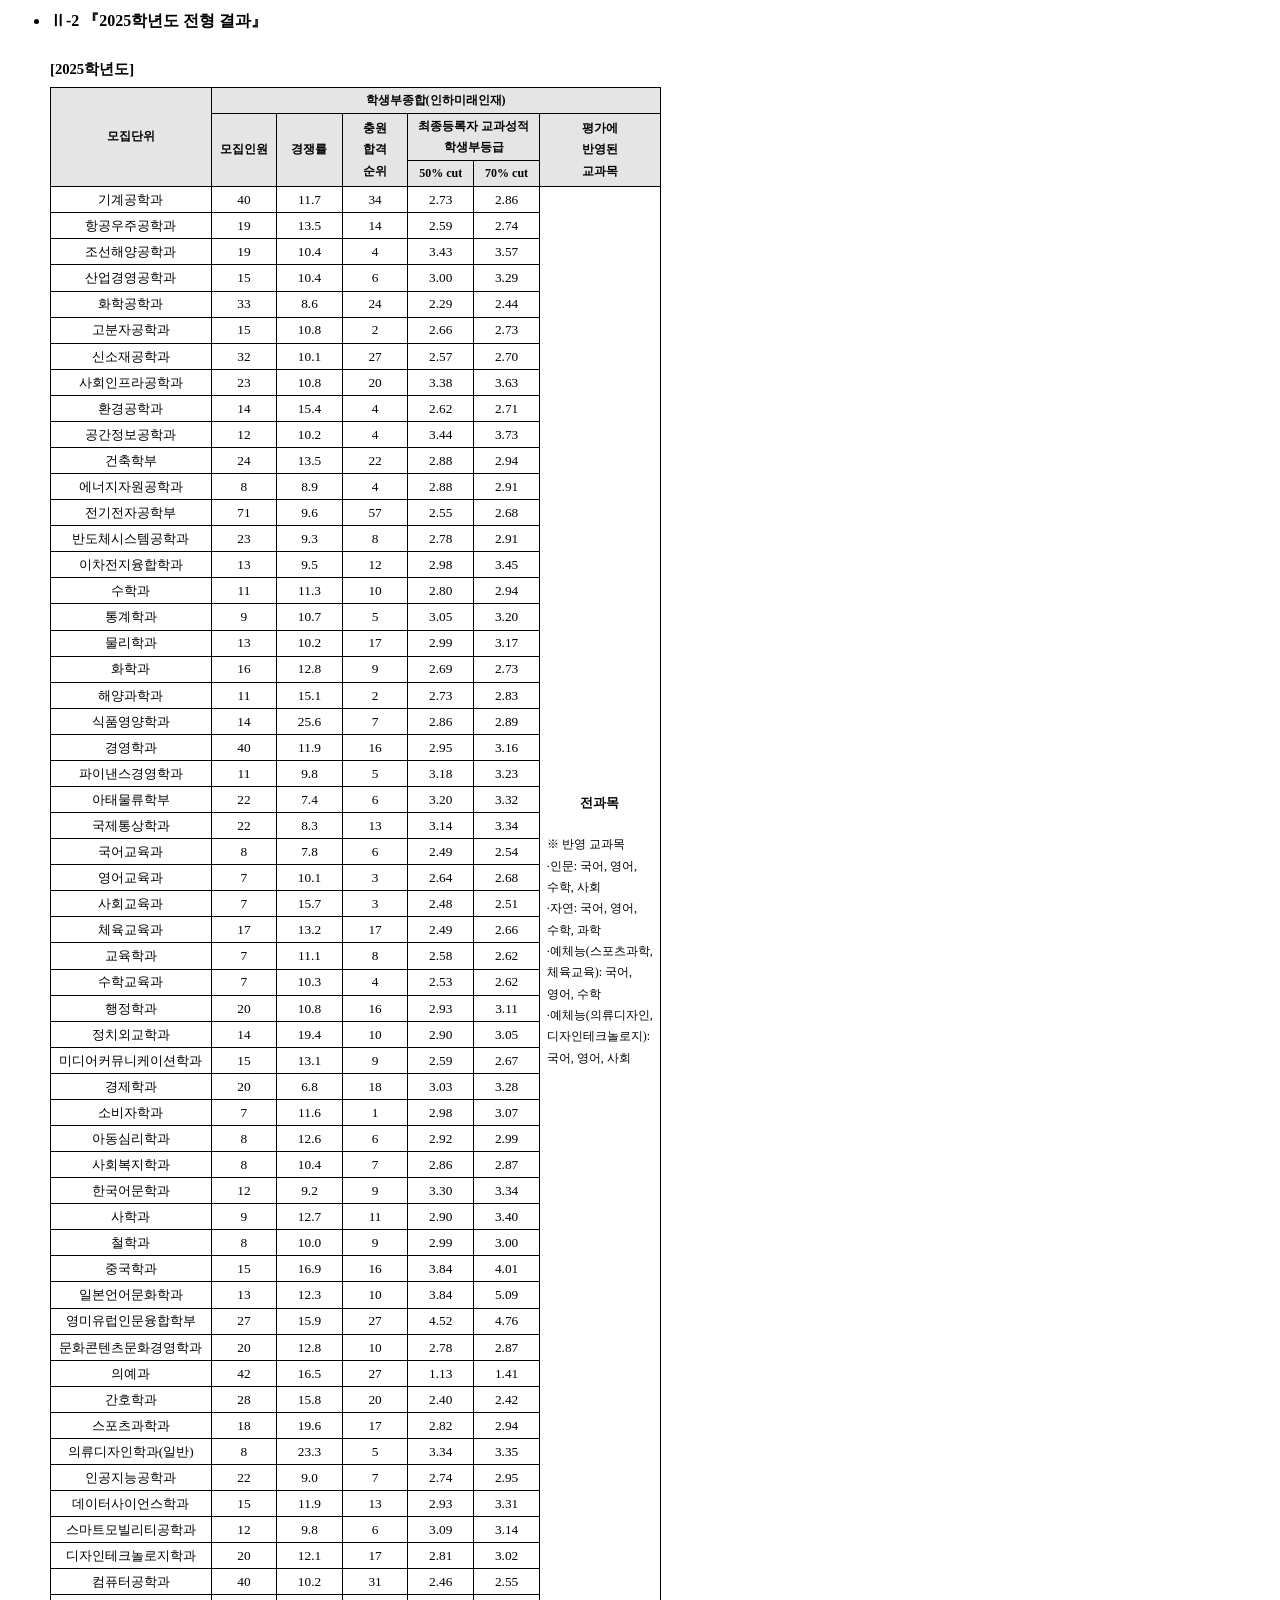
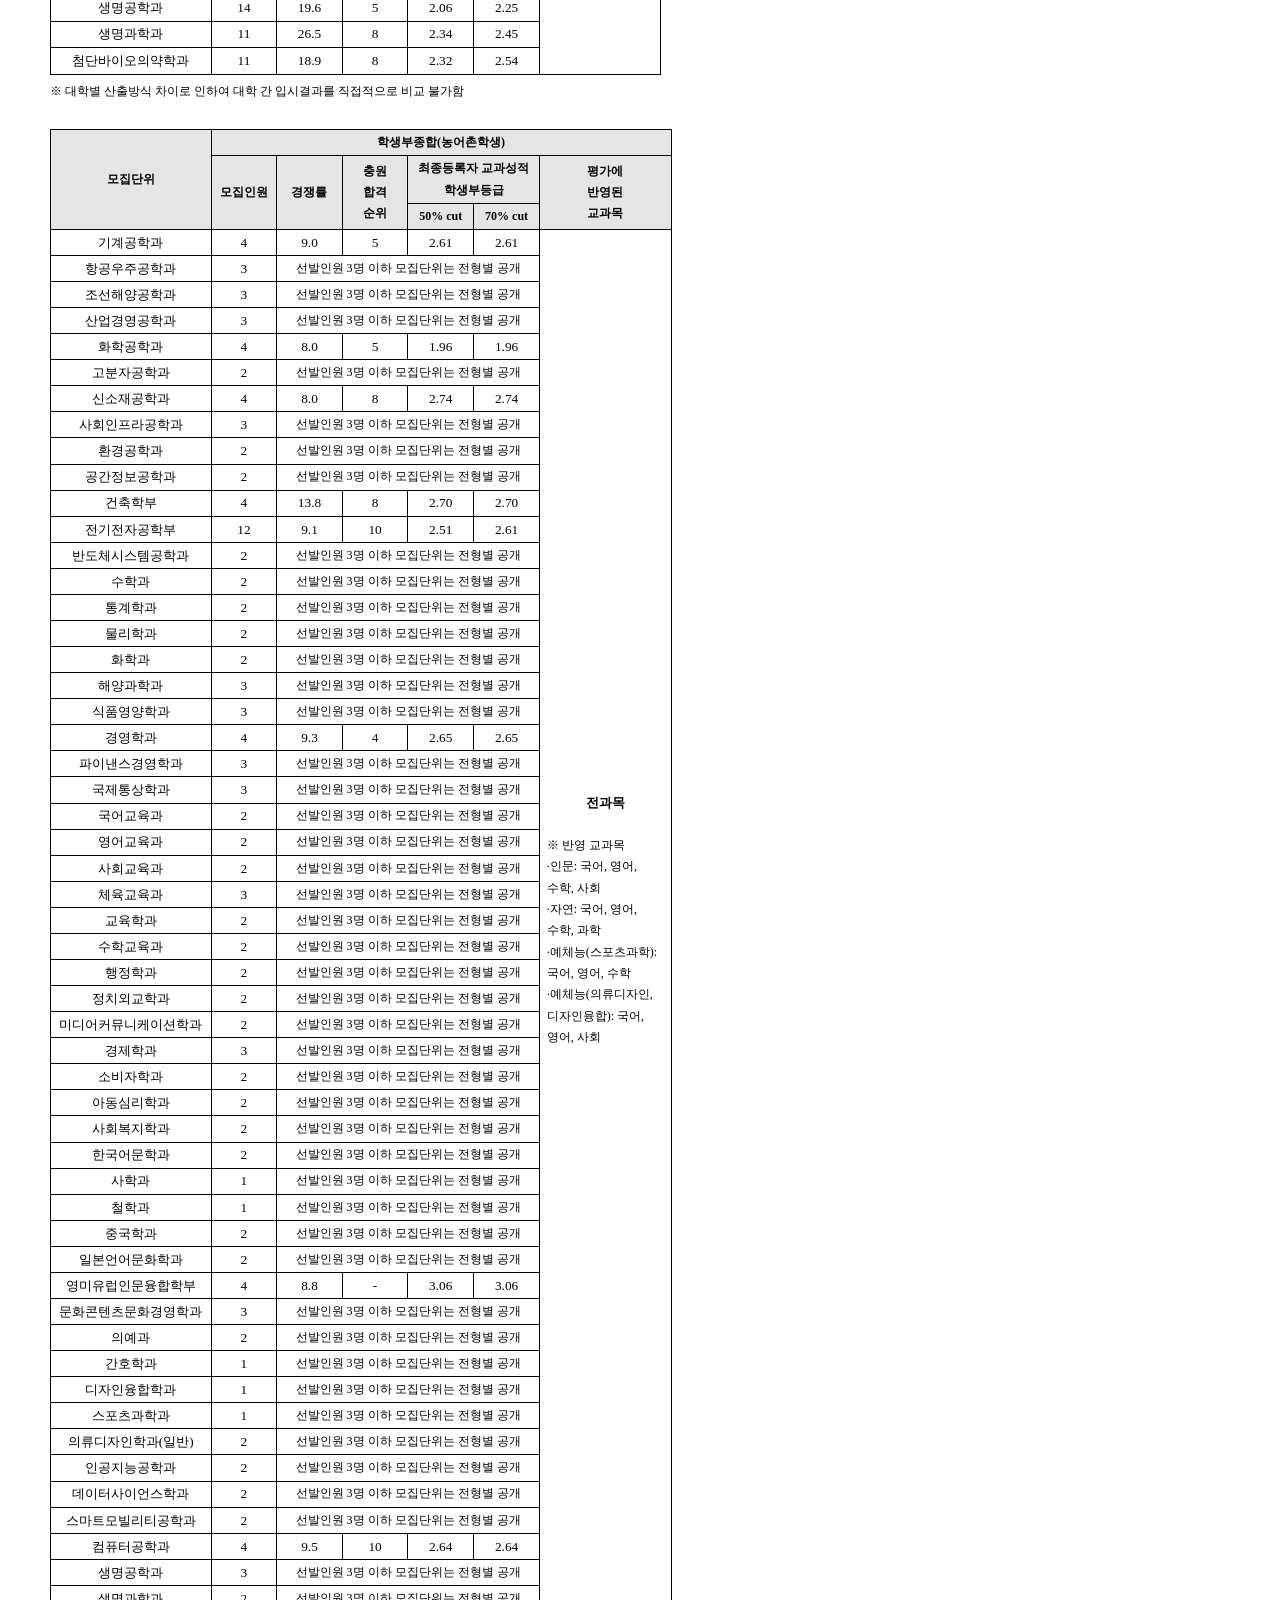
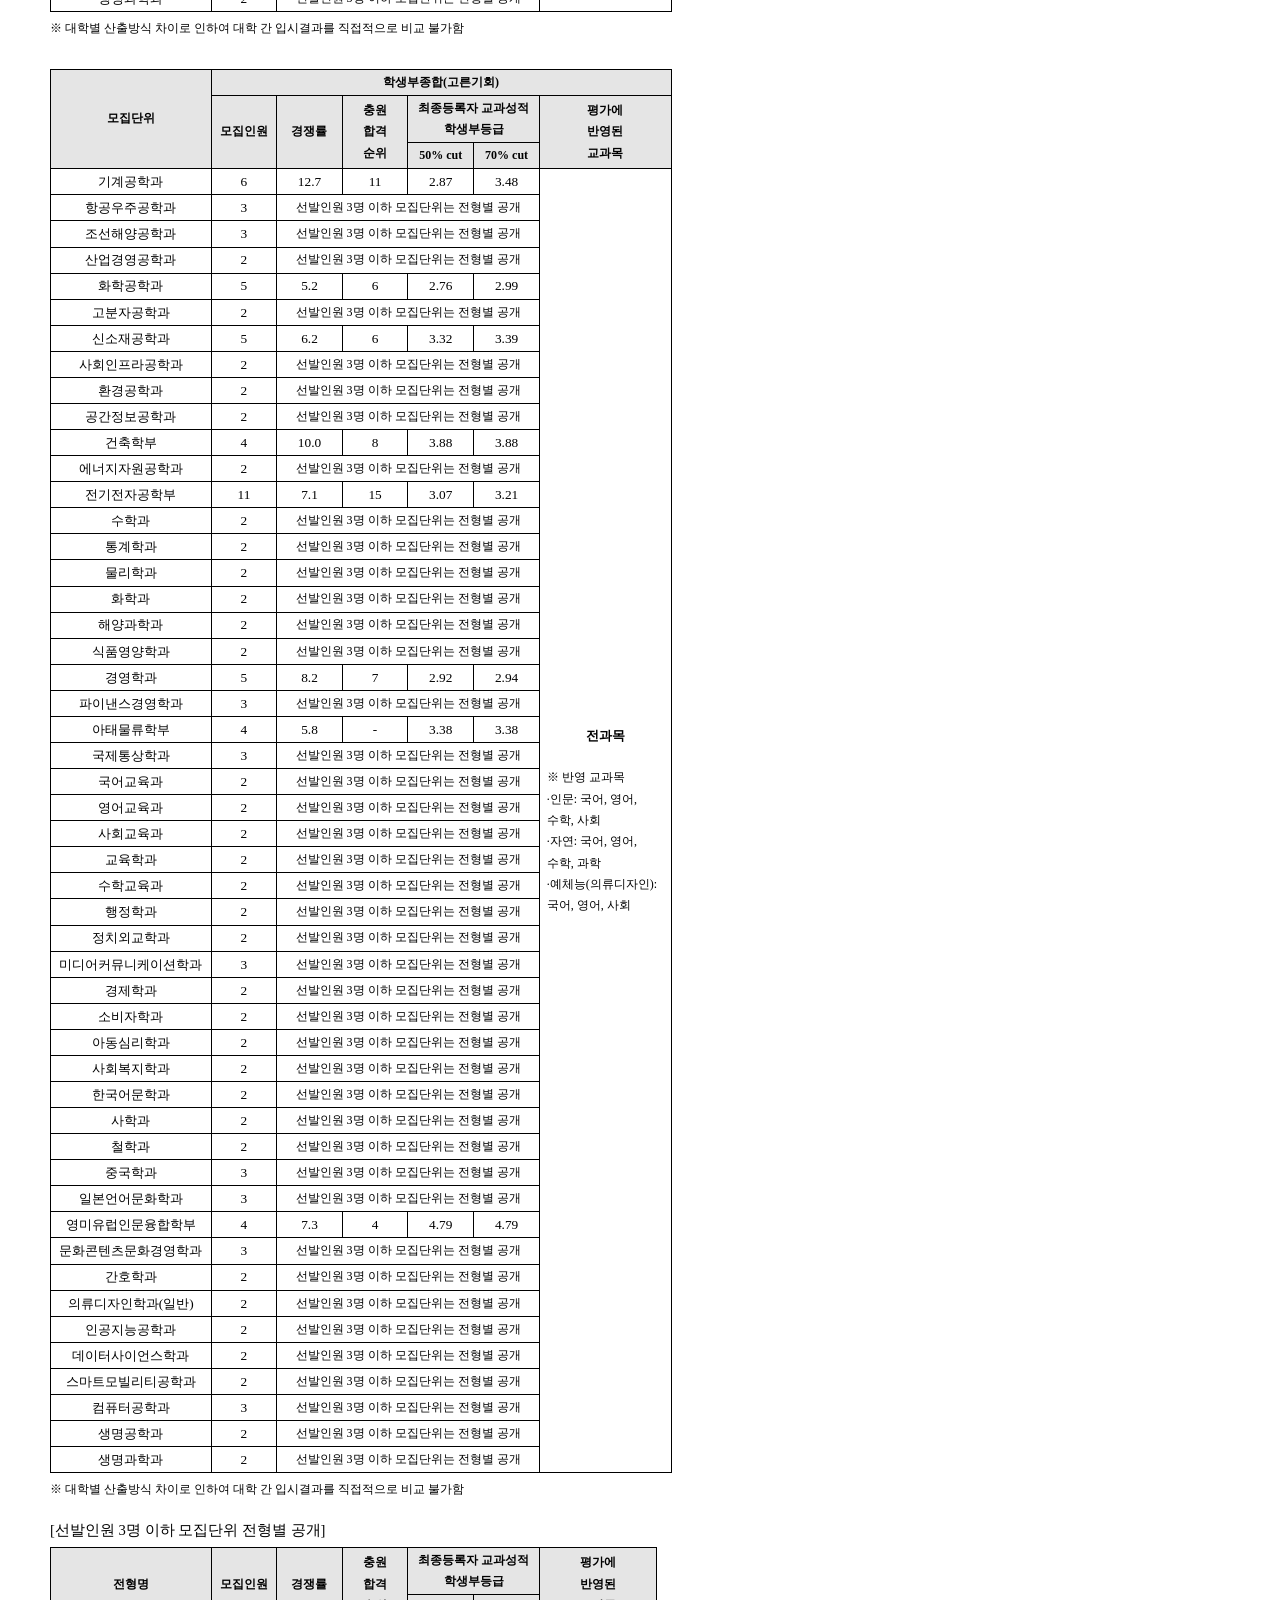
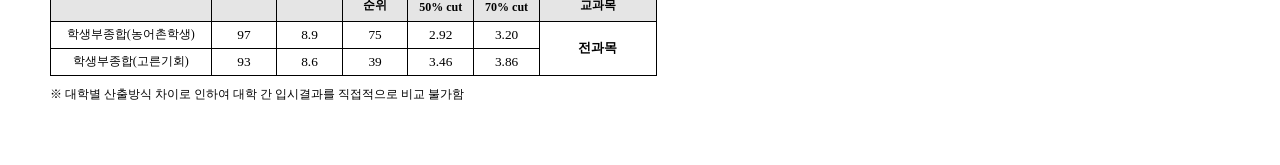
<file: ajax_response.html>
<ul class="popupCmpList">
	                                        <li style="flex-grow: 1;">
												
						                        <html lang="ko" xml:lang="ko"><head><title>제목 없음</title><style type="text/css" data-kestyle="keDefaultStyle">#keditor_body { cursor:text; margin:10px 10px 10px 10px; font-family:맑은 고딕; font-size:12pt; word-break:normal; word-wrap:break-word; }#keditor_body p { line-height:1.2; margin-top:0px; margin-bottom:0px; }#keditor_body li { line-height:1.2; margin-top:0px; margin-bottom:0px; }#keditor_body .raon_placeholder { display: inline-block; }#keditor_body .raon_placeholder:empty:before { content: attr(placeholder); color: #EE0000; }#keditor_body .raon_placeholder:focus:before { content: none; }</style><meta http-equiv="Content-Type" content="text/html" charset="utf-8"></head><body id="keditor_body" spellcheck="false"><p style="line-height: 160%; margin: 0pt; text-indent: 0pt; text-align: justify; vertical-align: baseline; font-family: 함초롬바탕; letter-spacing: 0pt; font-size: 10pt;"><span style="font-family:&quot;맑은 고딕&quot;;font-family:맑은 고딕;font-family:맑은 고딕;font-width:100%;letter-spacing:0pt;text-raise:0pt;font-weight:bold;font-size:12.0pt;">Ⅱ</span><span style="font-family:&quot;맑은 고딕&quot;;font-family:맑은 고딕;font-family:맑은 고딕;font-width:100%;letter-spacing:0pt;text-raise:0pt;font-weight:bold;font-size:12.0pt;">-2 </span><span style="font-family:&quot;맑은 고딕&quot;;font-family:맑은 고딕;font-family:맑은 고딕;font-width:100%;letter-spacing:0pt;text-raise:0pt;font-weight:bold;font-size:12.0pt;">『</span><span style="font-family:&quot;맑은 고딕&quot;;font-family:맑은 고딕;font-family:맑은 고딕;font-width:100%;letter-spacing:0pt;text-raise:0pt;font-weight:bold;font-size:12.0pt;">2025</span><span style="font-family:&quot;맑은 고딕&quot;;font-family:맑은 고딕;font-weight:bold;font-size:12.0pt;">학년도 전형 결과</span><span style="font-family:&quot;맑은 고딕&quot;;font-family:맑은 고딕;font-family:맑은 고딕;font-width:100%;letter-spacing:0pt;text-raise:0pt;font-weight:bold;font-size:12.0pt;">』</span></p><p style="line-height: 160%; margin: 5pt 0pt 0pt 29.9pt; text-align: justify; vertical-align: baseline; font-family: 함초롬바탕; letter-spacing: 0pt; font-size: 10pt; text-indent: -29.9pt;"><span style="font-family:&quot;맑은 고딕&quot;;font-size:11.0pt;color:#f52525;">&nbsp;&nbsp;</span></p><p style="line-height: 160%; margin: 0pt 0pt 0pt 33.3pt; text-align: justify; vertical-align: baseline; font-family: 함초롬바탕; letter-spacing: 0pt; font-size: 10pt; text-indent: -33.3pt;"><span style="font-family:&quot;맑은 고딕&quot;;font-weight:bold;font-size:11.0pt;"> </span><span style="font-family:&quot;맑은 고딕&quot;;font-family:맑은 고딕;font-family:맑은 고딕;font-width:100%;letter-spacing:0pt;text-raise:0pt;font-weight:bold;font-size:11.0pt;">[2025</span><span style="font-family:&quot;맑은 고딕&quot;;font-family:맑은 고딕;font-weight:bold;font-size:11.0pt;">학년도</span><span style="font-family:&quot;맑은 고딕&quot;;font-family:맑은 고딕;font-family:맑은 고딕;font-width:100%;letter-spacing:0pt;text-raise:0pt;font-weight:bold;font-size:11.0pt;">] </span></p><table style="border-collapse: collapse; border-width: initial; border-style: none; border-color: initial; margin-top: 6px; margin-bottom: 6px;"><tbody><tr><td rowspan="3" style="width: 146px; height: 81px; padding: 1.41pt 5.1pt; border-width: 1px; border-style: solid; border-color: rgb(0, 0, 0); background: rgb(229, 229, 229);" valign="middle"><p style="line-height: 160%; margin: 0pt; text-indent: 0pt; vertical-align: baseline; font-family: 함초롬바탕; letter-spacing: 0pt; font-size: 10pt; text-align: center; word-break: keep-all;"><span style="font-family:&quot;맑은 고딕&quot;;font-family:맑은 고딕;font-weight:bold;font-size:9.0pt;">모집단위</span></p></td><td colspan="6" style="width: 433px; height: 20px; padding: 1.41pt 5.1pt; border-width: 1px; border-style: solid; border-color: rgb(0, 0, 0); background: rgb(229, 229, 229);" valign="middle"><p style="line-height: 160%; margin: 0pt; text-indent: 0pt; vertical-align: baseline; font-family: 함초롬바탕; letter-spacing: 0pt; font-size: 10pt; text-align: center; word-break: keep-all;"><span style="font-family:&quot;맑은 고딕&quot;;font-family:맑은 고딕;font-weight:bold;font-size:9.0pt;">학생부종합</span><span style="font-family:&quot;맑은 고딕&quot;;font-family:맑은 고딕;font-family:맑은 고딕;font-width:100%;letter-spacing:0pt;text-raise:0pt;font-weight:bold;font-size:9.0pt;">(</span><span style="font-family:&quot;맑은 고딕&quot;;font-family:맑은 고딕;font-weight:bold;font-size:9.0pt;">인하미래인재</span><span style="font-family:&quot;맑은 고딕&quot;;font-family:맑은 고딕;font-family:맑은 고딕;font-width:100%;letter-spacing:0pt;text-raise:0pt;font-weight:bold;font-size:9.0pt;">)</span></p></td></tr><tr><td rowspan="2" style="width: 51px; height: 62px; padding: 1.41pt 5.1pt; border-width: 1px; border-style: solid; border-color: rgb(0, 0, 0); background: rgb(229, 229, 229);" valign="middle"><p style="line-height: 160%; margin: 0pt; text-indent: 0pt; vertical-align: baseline; font-family: 함초롬바탕; letter-spacing: 0pt; font-size: 10pt; text-align: center; word-break: keep-all;"><span style="font-family:&quot;맑은 고딕&quot;;font-family:맑은 고딕;font-weight:bold;font-size:9.0pt;">모집인원</span></p></td><td rowspan="2" style="width: 51px; height: 62px; padding: 1.41pt 5.1pt; border-width: 1px; border-style: solid; border-color: rgb(0, 0, 0); background: rgb(229, 229, 229);" valign="middle"><p style="line-height: 160%; margin: 0pt; text-indent: 0pt; vertical-align: baseline; font-family: 함초롬바탕; letter-spacing: 0pt; font-size: 10pt; text-align: center; word-break: keep-all;"><span style="font-family:&quot;맑은 고딕&quot;;font-family:맑은 고딕;font-weight:bold;font-size:9.0pt;">경쟁률</span></p></td><td rowspan="2" style="width: 51px; height: 62px; padding: 1.41pt 5.1pt; border-width: 1px; border-style: solid; border-color: rgb(0, 0, 0); background: rgb(229, 229, 229);" valign="middle"><p style="line-height: 160%; margin: 0pt; text-indent: 0pt; vertical-align: baseline; font-family: 함초롬바탕; letter-spacing: 0pt; font-size: 10pt; text-align: center; word-break: keep-all;"><span style="font-family:&quot;맑은 고딕&quot;;font-family:맑은 고딕;font-weight:bold;font-size:9.0pt;">충원</span></p><p style="line-height: 160%; margin: 0pt; text-indent: 0pt; vertical-align: baseline; font-family: 함초롬바탕; letter-spacing: 0pt; font-size: 10pt; text-align: center; word-break: keep-all;"><span style="font-family:&quot;맑은 고딕&quot;;font-family:맑은 고딕;font-weight:bold;font-size:9.0pt;">합격</span></p><p style="line-height: 160%; margin: 0pt; text-indent: 0pt; vertical-align: baseline; font-family: 함초롬바탕; letter-spacing: 0pt; font-size: 10pt; text-align: center; word-break: keep-all;"><span style="font-family:&quot;맑은 고딕&quot;;font-family:맑은 고딕;font-weight:bold;font-size:9.0pt;">순위</span></p></td><td colspan="2" style="width: 117px; height: 39px; padding: 1.41pt 5.1pt; border-width: 1px; border-style: solid; border-color: rgb(0, 0, 0); background: rgb(229, 229, 229);" valign="middle"><p style="line-height: 160%; margin: 0pt; text-indent: 0pt; vertical-align: baseline; font-family: 함초롬바탕; letter-spacing: 0pt; font-size: 10pt; text-align: center; word-break: keep-all;"><span style="font-family:&quot;맑은 고딕&quot;;font-family:맑은 고딕;font-weight:bold;font-size:9.0pt;">최종등록자 교과성적 학생부등급</span></p></td><td rowspan="2" style="width: 106px; height: 62px; padding: 1.41pt 5.1pt; border-width: 1px; border-style: solid; border-color: rgb(0, 0, 0); background: rgb(229, 229, 229);" valign="middle"><p style="line-height: 160%; margin: 0pt; text-indent: 0pt; vertical-align: baseline; font-family: 함초롬바탕; letter-spacing: 0pt; font-size: 10pt; text-align: center; word-break: keep-all;"><span style="font-family:&quot;맑은 고딕&quot;;font-family:맑은 고딕;font-weight:bold;font-size:9.0pt;">평가에</span></p><p style="line-height: 160%; margin: 0pt; text-indent: 0pt; vertical-align: baseline; font-family: 함초롬바탕; letter-spacing: 0pt; font-size: 10pt; text-align: center; word-break: keep-all;"><span style="font-family:&quot;맑은 고딕&quot;;font-family:맑은 고딕;font-weight:bold;font-size:9.0pt;">반영된</span></p><p style="line-height: 160%; margin: 0pt; text-indent: 0pt; vertical-align: baseline; font-family: 함초롬바탕; letter-spacing: 0pt; font-size: 10pt; text-align: center; word-break: keep-all;"><span style="font-family:&quot;맑은 고딕&quot;;font-family:맑은 고딕;font-weight:bold;font-size:9.0pt;">교과목</span></p></td></tr><tr><td style="width: 51px; height: 23px; padding: 1.41pt 5.1pt; border-width: 1px; border-style: solid; border-color: rgb(0, 0, 0); background: rgb(229, 229, 229);" valign="middle"><p style="line-height: 160%; margin: 0pt; text-indent: 0pt; vertical-align: baseline; font-family: 함초롬바탕; letter-spacing: 0pt; font-size: 10pt; text-align: center; word-break: keep-all;"><span style="font-family:&quot;맑은 고딕&quot;;font-family:맑은 고딕;font-family:맑은 고딕;font-width:100%;letter-spacing:0pt;text-raise:0pt;font-weight:bold;font-size:9.0pt;">50% cut</span></p></td><td style="width: 51px; height: 23px; padding: 1.41pt 5.1pt; border-width: 1px; border-style: solid; border-color: rgb(0, 0, 0); background: rgb(229, 229, 229);" valign="middle"><p style="line-height: 160%; margin: 0pt; text-indent: 0pt; vertical-align: baseline; font-family: 함초롬바탕; letter-spacing: 0pt; font-size: 10pt; text-align: center; word-break: keep-all;"><span style="font-family:&quot;맑은 고딕&quot;;font-family:맑은 고딕;font-family:맑은 고딕;font-width:100%;letter-spacing:0pt;text-raise:0pt;font-weight:bold;font-size:9.0pt;">70% cut</span></p></td></tr><tr><td style="width: 146px; height: 23px; padding: 1.41pt 5.1pt; border-width: 1px; border-style: solid; border-color: rgb(0, 0, 0);" valign="middle"><p style="line-height: 160%; margin: 0pt; text-indent: 0pt; vertical-align: baseline; font-family: 함초롬바탕; letter-spacing: 0pt; font-size: 10pt; text-align: center; word-break: keep-all;"><span style="font-family: &quot;맑은 고딕&quot;; font-size: 10pt;">기계공학과</span></p></td><td style="width: 51px; height: 23px; padding: 1.41pt 5.1pt; border-width: 1px; border-style: solid; border-color: rgb(0, 0, 0);" valign="middle"><p style="line-height: 160%; margin: 0pt; text-indent: 0pt; vertical-align: baseline; font-family: 함초롬바탕; letter-spacing: 0pt; font-size: 10pt; text-align: center; word-break: keep-all;"><span style="font-family: &quot;맑은 고딕&quot;; letter-spacing: 0pt; font-size: 10pt;">40</span></p></td><td style="width: 51px; height: 23px; padding: 1.41pt 5.1pt; border-width: 1px; border-style: solid; border-color: rgb(0, 0, 0);" valign="middle"><p style="line-height: 160%; margin: 0pt; text-indent: 0pt; vertical-align: baseline; font-family: 함초롬바탕; letter-spacing: 0pt; font-size: 10pt; text-align: center; word-break: keep-all;"><span style="font-family: &quot;맑은 고딕&quot;; letter-spacing: 0pt; font-size: 10pt;">11.7</span></p></td><td style="width: 51px; height: 23px; padding: 1.41pt 5.1pt; border-width: 1px; border-style: solid; border-color: rgb(0, 0, 0);" valign="middle"><p style="line-height: 160%; margin: 0pt; text-indent: 0pt; vertical-align: baseline; font-family: 함초롬바탕; letter-spacing: 0pt; font-size: 10pt; text-align: center; word-break: keep-all;"><span style="font-family: &quot;맑은 고딕&quot;; letter-spacing: 0pt; font-size: 10pt;">34</span></p></td><td style="width: 51px; height: 23px; padding: 1.41pt 5.1pt; border-width: 1px; border-style: solid; border-color: rgb(0, 0, 0);" valign="middle"><p style="line-height: 160%; margin: 0pt; text-indent: 0pt; vertical-align: baseline; font-family: 함초롬바탕; letter-spacing: 0pt; font-size: 10pt; text-align: center; word-break: keep-all;"><span style="font-family: &quot;맑은 고딕&quot;; letter-spacing: 0pt; font-size: 10pt;">2.73</span></p></td><td style="width: 51px; height: 23px; padding: 1.41pt 5.1pt; border-width: 1px; border-style: solid; border-color: rgb(0, 0, 0);" valign="middle"><p style="line-height: 160%; margin: 0pt; text-indent: 0pt; vertical-align: baseline; font-family: 함초롬바탕; letter-spacing: 0pt; font-size: 10pt; text-align: center; word-break: keep-all;"><span style="font-family: &quot;맑은 고딕&quot;; letter-spacing: 0pt; font-size: 10pt;">2.86</span></p></td><td rowspan="57" style="width: 106px; height: 1335px; padding: 1.41pt 5.1pt; border-width: 1px; border-style: solid; border-color: rgb(0, 0, 0);" valign="middle"><p style="line-height: 160%; margin: 0pt; text-indent: 0pt; vertical-align: baseline; font-family: 함초롬바탕; letter-spacing: 0pt; font-size: 10pt; text-align: center; word-break: keep-all;"><span style="font-family: &quot;맑은 고딕&quot;; font-weight: bold; font-size: 10pt;">전과목</span></p><p style="line-height: 160%; margin: 0pt; text-indent: 0pt; vertical-align: baseline; font-family: 함초롬바탕; letter-spacing: 0pt; font-size: 10pt; text-align: center; word-break: keep-all;">  &nbsp;  </p><p style="line-height: 160%; margin: 0pt; text-indent: 0pt; vertical-align: baseline; font-family: 함초롬바탕; letter-spacing: 0pt; font-size: 10pt; word-break: keep-all;"><span style="font-family:&quot;맑은 고딕&quot;;font-family:맑은 고딕;font-family:맑은 고딕;font-width:100%;letter-spacing:0pt;text-raise:0pt;font-size:9.0pt;">※ </span><span style="font-family:&quot;맑은 고딕&quot;;font-family:맑은 고딕;font-size:9.0pt;">반영 교과목</span></p><p style="line-height: 160%; margin: 0pt; text-indent: 0pt; vertical-align: baseline; font-family: 함초롬바탕; letter-spacing: 0pt; font-size: 10pt; word-break: keep-all;"><span style="font-family:&quot;맑은 고딕&quot;;font-family:맑은 고딕;font-family:맑은 고딕;font-width:100%;letter-spacing:0pt;text-raise:0pt;font-size:9.0pt;">∙</span><span style="font-family:&quot;맑은 고딕&quot;;font-family:맑은 고딕;font-size:9.0pt;">인문</span><span style="font-family:&quot;맑은 고딕&quot;;font-family:맑은 고딕;font-family:맑은 고딕;font-width:100%;letter-spacing:0pt;text-raise:0pt;font-size:9.0pt;">: </span><span style="font-family:&quot;맑은 고딕&quot;;font-family:맑은 고딕;font-size:9.0pt;">국어</span><span style="font-family:&quot;맑은 고딕&quot;;font-family:맑은 고딕;font-family:맑은 고딕;font-width:100%;letter-spacing:0pt;text-raise:0pt;font-size:9.0pt;">, </span><span style="font-family:&quot;맑은 고딕&quot;;font-family:맑은 고딕;font-size:9.0pt;">영어</span><span style="font-family:&quot;맑은 고딕&quot;;font-family:맑은 고딕;font-family:맑은 고딕;font-width:100%;letter-spacing:0pt;text-raise:0pt;font-size:9.0pt;">, </span><span style="font-family:&quot;맑은 고딕&quot;;font-family:맑은 고딕;font-size:9.0pt;">수학</span><span style="font-family:&quot;맑은 고딕&quot;;font-family:맑은 고딕;font-family:맑은 고딕;font-width:100%;letter-spacing:0pt;text-raise:0pt;font-size:9.0pt;">, </span><span style="font-family:&quot;맑은 고딕&quot;;font-family:맑은 고딕;font-size:9.0pt;">사회</span></p><p style="line-height: 160%; margin: 0pt; text-indent: 0pt; vertical-align: baseline; font-family: 함초롬바탕; letter-spacing: 0pt; font-size: 10pt; word-break: keep-all;"><span style="font-family:&quot;맑은 고딕&quot;;font-family:맑은 고딕;font-family:맑은 고딕;font-width:100%;letter-spacing:0pt;text-raise:0pt;font-size:9.0pt;">∙</span><span style="font-family:&quot;맑은 고딕&quot;;font-family:맑은 고딕;font-size:9.0pt;">자연</span><span style="font-family:&quot;맑은 고딕&quot;;font-family:맑은 고딕;font-family:맑은 고딕;font-width:100%;letter-spacing:0pt;text-raise:0pt;font-size:9.0pt;">: </span><span style="font-family:&quot;맑은 고딕&quot;;font-family:맑은 고딕;font-size:9.0pt;">국어</span><span style="font-family:&quot;맑은 고딕&quot;;font-family:맑은 고딕;font-family:맑은 고딕;font-width:100%;letter-spacing:0pt;text-raise:0pt;font-size:9.0pt;">, </span><span style="font-family:&quot;맑은 고딕&quot;;font-family:맑은 고딕;font-size:9.0pt;">영어</span><span style="font-family:&quot;맑은 고딕&quot;;font-family:맑은 고딕;font-family:맑은 고딕;font-width:100%;letter-spacing:0pt;text-raise:0pt;font-size:9.0pt;">, </span><span style="font-family:&quot;맑은 고딕&quot;;font-family:맑은 고딕;font-size:9.0pt;">수학</span><span style="font-family:&quot;맑은 고딕&quot;;font-family:맑은 고딕;font-family:맑은 고딕;font-width:100%;letter-spacing:0pt;text-raise:0pt;font-size:9.0pt;">, </span><span style="font-family:&quot;맑은 고딕&quot;;font-family:맑은 고딕;font-size:9.0pt;">과학</span></p><p style="line-height: 160%; margin: 0pt; text-indent: 0pt; vertical-align: baseline; font-family: 함초롬바탕; letter-spacing: 0pt; font-size: 10pt; word-break: keep-all;"><span style="font-family:&quot;맑은 고딕&quot;;font-family:맑은 고딕;font-family:맑은 고딕;font-width:100%;letter-spacing:0pt;text-raise:0pt;font-size:9.0pt;">∙</span><span style="font-family:&quot;맑은 고딕&quot;;font-family:맑은 고딕;font-size:9.0pt;">예체능</span><span style="font-family:&quot;맑은 고딕&quot;;font-family:맑은 고딕;font-family:맑은 고딕;font-width:100%;letter-spacing:0pt;text-raise:0pt;font-size:9.0pt;">(</span><span style="font-family:&quot;맑은 고딕&quot;;font-family:맑은 고딕;font-size:9.0pt;">스포츠과학</span><span style="font-family:&quot;맑은 고딕&quot;;font-family:맑은 고딕;font-family:맑은 고딕;font-width:100%;letter-spacing:0pt;text-raise:0pt;font-size:9.0pt;">, </span><span style="font-family:&quot;맑은 고딕&quot;;font-family:맑은 고딕;font-size:9.0pt;">체육교육</span><span style="font-family:&quot;맑은 고딕&quot;;font-family:맑은 고딕;font-family:맑은 고딕;font-width:100%;letter-spacing:0pt;text-raise:0pt;font-size:9.0pt;">): </span><span style="font-family:&quot;맑은 고딕&quot;;font-family:맑은 고딕;font-size:9.0pt;">국어</span><span style="font-family:&quot;맑은 고딕&quot;;font-family:맑은 고딕;font-family:맑은 고딕;font-width:100%;letter-spacing:0pt;text-raise:0pt;font-size:9.0pt;">, </span><span style="font-family:&quot;맑은 고딕&quot;;font-family:맑은 고딕;font-size:9.0pt;">영어</span><span style="font-family:&quot;맑은 고딕&quot;;font-family:맑은 고딕;font-family:맑은 고딕;font-width:100%;letter-spacing:0pt;text-raise:0pt;font-size:9.0pt;">, </span><span style="font-family:&quot;맑은 고딕&quot;;font-family:맑은 고딕;font-size:9.0pt;">수학</span></p><p style="line-height: 160%; margin: 0pt; text-indent: 0pt; vertical-align: baseline; font-family: 함초롬바탕; letter-spacing: 0pt; font-size: 10pt; word-break: keep-all;"><span style="font-family:&quot;맑은 고딕&quot;;font-family:맑은 고딕;font-family:맑은 고딕;font-width:100%;letter-spacing:0pt;text-raise:0pt;font-size:9.0pt;">∙</span><span style="font-family:&quot;맑은 고딕&quot;;font-family:맑은 고딕;font-size:9.0pt;">예체능</span><span style="font-family:&quot;맑은 고딕&quot;;font-family:맑은 고딕;font-family:맑은 고딕;font-width:100%;letter-spacing:0pt;text-raise:0pt;font-size:9.0pt;">(</span><span style="font-family:&quot;맑은 고딕&quot;;font-family:맑은 고딕;font-size:9.0pt;">의류디자인</span><span style="font-family:&quot;맑은 고딕&quot;;font-family:맑은 고딕;font-family:맑은 고딕;font-width:100%;letter-spacing:0pt;text-raise:0pt;font-size:9.0pt;">, </span><span style="font-family:&quot;맑은 고딕&quot;;font-family:맑은 고딕;font-size:9.0pt;">디자인테크놀로지</span><span style="font-family:&quot;맑은 고딕&quot;;font-family:맑은 고딕;font-family:맑은 고딕;font-width:100%;letter-spacing:0pt;text-raise:0pt;font-size:9.0pt;">): </span><span style="font-family:&quot;맑은 고딕&quot;;font-family:맑은 고딕;font-size:9.0pt;">국어</span><span style="font-family:&quot;맑은 고딕&quot;;font-family:맑은 고딕;font-family:맑은 고딕;font-width:100%;letter-spacing:0pt;text-raise:0pt;font-size:9.0pt;">, </span><span style="font-family:&quot;맑은 고딕&quot;;font-family:맑은 고딕;font-size:9.0pt;">영어</span><span style="font-family:&quot;맑은 고딕&quot;;font-family:맑은 고딕;font-family:맑은 고딕;font-width:100%;letter-spacing:0pt;text-raise:0pt;font-size:9.0pt;">, </span><span style="font-family:&quot;맑은 고딕&quot;;font-family:맑은 고딕;font-size:9.0pt;">사회</span></p></td></tr><tr><td style="width: 146px; height: 23px; padding: 1.41pt 5.1pt; border-width: 1px; border-style: solid; border-color: rgb(0, 0, 0);" valign="middle"><p style="line-height: 160%; margin: 0pt; text-indent: 0pt; vertical-align: baseline; font-family: 함초롬바탕; letter-spacing: 0pt; font-size: 10pt; text-align: center; word-break: keep-all;"><span style="font-family: &quot;맑은 고딕&quot;; font-size: 10pt;">항공우주공학과</span></p></td><td style="width: 51px; height: 23px; padding: 1.41pt 5.1pt; border-width: 1px; border-style: solid; border-color: rgb(0, 0, 0);" valign="middle"><p style="line-height: 160%; margin: 0pt; text-indent: 0pt; vertical-align: baseline; font-family: 함초롬바탕; letter-spacing: 0pt; font-size: 10pt; text-align: center; word-break: keep-all;"><span style="font-family: &quot;맑은 고딕&quot;; letter-spacing: 0pt; font-size: 10pt;">19</span></p></td><td style="width: 51px; height: 23px; padding: 1.41pt 5.1pt; border-width: 1px; border-style: solid; border-color: rgb(0, 0, 0);" valign="middle"><p style="line-height: 160%; margin: 0pt; text-indent: 0pt; vertical-align: baseline; font-family: 함초롬바탕; letter-spacing: 0pt; font-size: 10pt; text-align: center; word-break: keep-all;"><span style="font-family: &quot;맑은 고딕&quot;; letter-spacing: 0pt; font-size: 10pt;">13.5</span></p></td><td style="width: 51px; height: 23px; padding: 1.41pt 5.1pt; border-width: 1px; border-style: solid; border-color: rgb(0, 0, 0);" valign="middle"><p style="line-height: 160%; margin: 0pt; text-indent: 0pt; vertical-align: baseline; font-family: 함초롬바탕; letter-spacing: 0pt; font-size: 10pt; text-align: center; word-break: keep-all;"><span style="font-family: &quot;맑은 고딕&quot;; letter-spacing: 0pt; font-size: 10pt;">14</span></p></td><td style="width: 51px; height: 23px; padding: 1.41pt 5.1pt; border-width: 1px; border-style: solid; border-color: rgb(0, 0, 0);" valign="middle"><p style="line-height: 160%; margin: 0pt; text-indent: 0pt; vertical-align: baseline; font-family: 함초롬바탕; letter-spacing: 0pt; font-size: 10pt; text-align: center; word-break: keep-all;"><span style="font-family: &quot;맑은 고딕&quot;; letter-spacing: 0pt; font-size: 10pt;">2.59</span></p></td><td style="width: 51px; height: 23px; padding: 1.41pt 5.1pt; border-width: 1px; border-style: solid; border-color: rgb(0, 0, 0);" valign="middle"><p style="line-height: 160%; margin: 0pt; text-indent: 0pt; vertical-align: baseline; font-family: 함초롬바탕; letter-spacing: 0pt; font-size: 10pt; text-align: center; word-break: keep-all;"><span style="font-family: &quot;맑은 고딕&quot;; letter-spacing: 0pt; font-size: 10pt;">2.74</span></p></td></tr><tr><td style="width: 146px; height: 23px; padding: 1.41pt 5.1pt; border-width: 1px; border-style: solid; border-color: rgb(0, 0, 0);" valign="middle"><p style="line-height: 160%; margin: 0pt; text-indent: 0pt; vertical-align: baseline; font-family: 함초롬바탕; letter-spacing: 0pt; font-size: 10pt; text-align: center; word-break: keep-all;"><span style="font-family: &quot;맑은 고딕&quot;; font-size: 10pt;">조선해양공학과</span></p></td><td style="width: 51px; height: 23px; padding: 1.41pt 5.1pt; border-width: 1px; border-style: solid; border-color: rgb(0, 0, 0);" valign="middle"><p style="line-height: 160%; margin: 0pt; text-indent: 0pt; vertical-align: baseline; font-family: 함초롬바탕; letter-spacing: 0pt; font-size: 10pt; text-align: center; word-break: keep-all;"><span style="font-family: &quot;맑은 고딕&quot;; letter-spacing: 0pt; font-size: 10pt;">19</span></p></td><td style="width: 51px; height: 23px; padding: 1.41pt 5.1pt; border-width: 1px; border-style: solid; border-color: rgb(0, 0, 0);" valign="middle"><p style="line-height: 160%; margin: 0pt; text-indent: 0pt; vertical-align: baseline; font-family: 함초롬바탕; letter-spacing: 0pt; font-size: 10pt; text-align: center; word-break: keep-all;"><span style="font-family: &quot;맑은 고딕&quot;; letter-spacing: 0pt; font-size: 10pt;">10.4</span></p></td><td style="width: 51px; height: 23px; padding: 1.41pt 5.1pt; border-width: 1px; border-style: solid; border-color: rgb(0, 0, 0);" valign="middle"><p style="line-height: 160%; margin: 0pt; text-indent: 0pt; vertical-align: baseline; font-family: 함초롬바탕; letter-spacing: 0pt; font-size: 10pt; text-align: center; word-break: keep-all;"><span style="font-family: &quot;맑은 고딕&quot;; letter-spacing: 0pt; font-size: 10pt;">4</span></p></td><td style="width: 51px; height: 23px; padding: 1.41pt 5.1pt; border-width: 1px; border-style: solid; border-color: rgb(0, 0, 0);" valign="middle"><p style="line-height: 160%; margin: 0pt; text-indent: 0pt; vertical-align: baseline; font-family: 함초롬바탕; letter-spacing: 0pt; font-size: 10pt; text-align: center; word-break: keep-all;"><span style="font-family: &quot;맑은 고딕&quot;; letter-spacing: 0pt; font-size: 10pt;">3.43</span></p></td><td style="width: 51px; height: 23px; padding: 1.41pt 5.1pt; border-width: 1px; border-style: solid; border-color: rgb(0, 0, 0);" valign="middle"><p style="line-height: 160%; margin: 0pt; text-indent: 0pt; vertical-align: baseline; font-family: 함초롬바탕; letter-spacing: 0pt; font-size: 10pt; text-align: center; word-break: keep-all;"><span style="font-family: &quot;맑은 고딕&quot;; letter-spacing: 0pt; font-size: 10pt;">3.57</span></p></td></tr><tr><td style="width: 146px; height: 23px; padding: 1.41pt 5.1pt; border-width: 1px; border-style: solid; border-color: rgb(0, 0, 0);" valign="middle"><p style="line-height: 160%; margin: 0pt; text-indent: 0pt; vertical-align: baseline; font-family: 함초롬바탕; letter-spacing: 0pt; font-size: 10pt; text-align: center; word-break: keep-all;"><span style="font-family: &quot;맑은 고딕&quot;; font-size: 10pt;">산업경영공학과</span></p></td><td style="width: 51px; height: 23px; padding: 1.41pt 5.1pt; border-width: 1px; border-style: solid; border-color: rgb(0, 0, 0);" valign="middle"><p style="line-height: 160%; margin: 0pt; text-indent: 0pt; vertical-align: baseline; font-family: 함초롬바탕; letter-spacing: 0pt; font-size: 10pt; text-align: center; word-break: keep-all;"><span style="font-family: &quot;맑은 고딕&quot;; letter-spacing: 0pt; font-size: 10pt;">15</span></p></td><td style="width: 51px; height: 23px; padding: 1.41pt 5.1pt; border-width: 1px; border-style: solid; border-color: rgb(0, 0, 0);" valign="middle"><p style="line-height: 160%; margin: 0pt; text-indent: 0pt; vertical-align: baseline; font-family: 함초롬바탕; letter-spacing: 0pt; font-size: 10pt; text-align: center; word-break: keep-all;"><span style="font-family: &quot;맑은 고딕&quot;; letter-spacing: 0pt; font-size: 10pt;">10.4</span></p></td><td style="width: 51px; height: 23px; padding: 1.41pt 5.1pt; border-width: 1px; border-style: solid; border-color: rgb(0, 0, 0);" valign="middle"><p style="line-height: 160%; margin: 0pt; text-indent: 0pt; vertical-align: baseline; font-family: 함초롬바탕; letter-spacing: 0pt; font-size: 10pt; text-align: center; word-break: keep-all;"><span style="font-family: &quot;맑은 고딕&quot;; letter-spacing: 0pt; font-size: 10pt;">6</span></p></td><td style="width: 51px; height: 23px; padding: 1.41pt 5.1pt; border-width: 1px; border-style: solid; border-color: rgb(0, 0, 0);" valign="middle"><p style="line-height: 160%; margin: 0pt; text-indent: 0pt; vertical-align: baseline; font-family: 함초롬바탕; letter-spacing: 0pt; font-size: 10pt; text-align: center; word-break: keep-all;"><span style="font-family: &quot;맑은 고딕&quot;; letter-spacing: 0pt; font-size: 10pt;">3.00</span></p></td><td style="width: 51px; height: 23px; padding: 1.41pt 5.1pt; border-width: 1px; border-style: solid; border-color: rgb(0, 0, 0);" valign="middle"><p style="line-height: 160%; margin: 0pt; text-indent: 0pt; vertical-align: baseline; font-family: 함초롬바탕; letter-spacing: 0pt; font-size: 10pt; text-align: center; word-break: keep-all;"><span style="font-family: &quot;맑은 고딕&quot;; letter-spacing: 0pt; font-size: 10pt;">3.29</span></p></td></tr><tr><td style="width: 146px; height: 23px; padding: 1.41pt 5.1pt; border-width: 1px; border-style: solid; border-color: rgb(0, 0, 0);" valign="middle"><p style="line-height: 160%; margin: 0pt; text-indent: 0pt; vertical-align: baseline; font-family: 함초롬바탕; letter-spacing: 0pt; font-size: 10pt; text-align: center; word-break: keep-all;"><span style="font-family: &quot;맑은 고딕&quot;; font-size: 10pt;">화학공학과</span></p></td><td style="width: 51px; height: 23px; padding: 1.41pt 5.1pt; border-width: 1px; border-style: solid; border-color: rgb(0, 0, 0);" valign="middle"><p style="line-height: 160%; margin: 0pt; text-indent: 0pt; vertical-align: baseline; font-family: 함초롬바탕; letter-spacing: 0pt; font-size: 10pt; text-align: center; word-break: keep-all;"><span style="font-family: &quot;맑은 고딕&quot;; letter-spacing: 0pt; font-size: 10pt;">33</span></p></td><td style="width: 51px; height: 23px; padding: 1.41pt 5.1pt; border-width: 1px; border-style: solid; border-color: rgb(0, 0, 0);" valign="middle"><p style="line-height: 160%; margin: 0pt; text-indent: 0pt; vertical-align: baseline; font-family: 함초롬바탕; letter-spacing: 0pt; font-size: 10pt; text-align: center; word-break: keep-all;"><span style="font-family: &quot;맑은 고딕&quot;; letter-spacing: 0pt; font-size: 10pt;">8.6</span></p></td><td style="width: 51px; height: 23px; padding: 1.41pt 5.1pt; border-width: 1px; border-style: solid; border-color: rgb(0, 0, 0);" valign="middle"><p style="line-height: 160%; margin: 0pt; text-indent: 0pt; vertical-align: baseline; font-family: 함초롬바탕; letter-spacing: 0pt; font-size: 10pt; text-align: center; word-break: keep-all;"><span style="font-family: &quot;맑은 고딕&quot;; letter-spacing: 0pt; font-size: 10pt;">24</span></p></td><td style="width: 51px; height: 23px; padding: 1.41pt 5.1pt; border-width: 1px; border-style: solid; border-color: rgb(0, 0, 0);" valign="middle"><p style="line-height: 160%; margin: 0pt; text-indent: 0pt; vertical-align: baseline; font-family: 함초롬바탕; letter-spacing: 0pt; font-size: 10pt; text-align: center; word-break: keep-all;"><span style="font-family: &quot;맑은 고딕&quot;; letter-spacing: 0pt; font-size: 10pt;">2.29</span></p></td><td style="width: 51px; height: 23px; padding: 1.41pt 5.1pt; border-width: 1px; border-style: solid; border-color: rgb(0, 0, 0);" valign="middle"><p style="line-height: 160%; margin: 0pt; text-indent: 0pt; vertical-align: baseline; font-family: 함초롬바탕; letter-spacing: 0pt; font-size: 10pt; text-align: center; word-break: keep-all;"><span style="font-family: &quot;맑은 고딕&quot;; letter-spacing: 0pt; font-size: 10pt;">2.44</span></p></td></tr><tr><td style="width: 146px; height: 23px; padding: 1.41pt 5.1pt; border-width: 1px; border-style: solid; border-color: rgb(0, 0, 0);" valign="middle"><p style="line-height: 160%; margin: 0pt; text-indent: 0pt; vertical-align: baseline; font-family: 함초롬바탕; letter-spacing: 0pt; font-size: 10pt; text-align: center; word-break: keep-all;"><span style="font-family: &quot;맑은 고딕&quot;; font-size: 10pt;">고분자공학과</span></p></td><td style="width: 51px; height: 23px; padding: 1.41pt 5.1pt; border-width: 1px; border-style: solid; border-color: rgb(0, 0, 0);" valign="middle"><p style="line-height: 160%; margin: 0pt; text-indent: 0pt; vertical-align: baseline; font-family: 함초롬바탕; letter-spacing: 0pt; font-size: 10pt; text-align: center; word-break: keep-all;"><span style="font-family: &quot;맑은 고딕&quot;; letter-spacing: 0pt; font-size: 10pt;">15</span></p></td><td style="width: 51px; height: 23px; padding: 1.41pt 5.1pt; border-width: 1px; border-style: solid; border-color: rgb(0, 0, 0);" valign="middle"><p style="line-height: 160%; margin: 0pt; text-indent: 0pt; vertical-align: baseline; font-family: 함초롬바탕; letter-spacing: 0pt; font-size: 10pt; text-align: center; word-break: keep-all;"><span style="font-family: &quot;맑은 고딕&quot;; letter-spacing: 0pt; font-size: 10pt;">10.8</span></p></td><td style="width: 51px; height: 23px; padding: 1.41pt 5.1pt; border-width: 1px; border-style: solid; border-color: rgb(0, 0, 0);" valign="middle"><p style="line-height: 160%; margin: 0pt; text-indent: 0pt; vertical-align: baseline; font-family: 함초롬바탕; letter-spacing: 0pt; font-size: 10pt; text-align: center; word-break: keep-all;"><span style="font-family: &quot;맑은 고딕&quot;; letter-spacing: 0pt; font-size: 10pt;">2</span></p></td><td style="width: 51px; height: 23px; padding: 1.41pt 5.1pt; border-width: 1px; border-style: solid; border-color: rgb(0, 0, 0);" valign="middle"><p style="line-height: 160%; margin: 0pt; text-indent: 0pt; vertical-align: baseline; font-family: 함초롬바탕; letter-spacing: 0pt; font-size: 10pt; text-align: center; word-break: keep-all;"><span style="font-family: &quot;맑은 고딕&quot;; letter-spacing: 0pt; font-size: 10pt;">2.66</span></p></td><td style="width: 51px; height: 23px; padding: 1.41pt 5.1pt; border-width: 1px; border-style: solid; border-color: rgb(0, 0, 0);" valign="middle"><p style="line-height: 160%; margin: 0pt; text-indent: 0pt; vertical-align: baseline; font-family: 함초롬바탕; letter-spacing: 0pt; font-size: 10pt; text-align: center; word-break: keep-all;"><span style="font-family: &quot;맑은 고딕&quot;; letter-spacing: 0pt; font-size: 10pt;">2.73</span></p></td></tr><tr><td style="width: 146px; height: 23px; padding: 1.41pt 5.1pt; border-width: 1px; border-style: solid; border-color: rgb(0, 0, 0);" valign="middle"><p style="line-height: 160%; margin: 0pt; text-indent: 0pt; vertical-align: baseline; font-family: 함초롬바탕; letter-spacing: 0pt; font-size: 10pt; text-align: center; word-break: keep-all;"><span style="font-family: &quot;맑은 고딕&quot;; font-size: 10pt;">신소재공학과</span></p></td><td style="width: 51px; height: 23px; padding: 1.41pt 5.1pt; border-width: 1px; border-style: solid; border-color: rgb(0, 0, 0);" valign="middle"><p style="line-height: 160%; margin: 0pt; text-indent: 0pt; vertical-align: baseline; font-family: 함초롬바탕; letter-spacing: 0pt; font-size: 10pt; text-align: center; word-break: keep-all;"><span style="font-family: &quot;맑은 고딕&quot;; letter-spacing: 0pt; font-size: 10pt;">32</span></p></td><td style="width: 51px; height: 23px; padding: 1.41pt 5.1pt; border-width: 1px; border-style: solid; border-color: rgb(0, 0, 0);" valign="middle"><p style="line-height: 160%; margin: 0pt; text-indent: 0pt; vertical-align: baseline; font-family: 함초롬바탕; letter-spacing: 0pt; font-size: 10pt; text-align: center; word-break: keep-all;"><span style="font-family: &quot;맑은 고딕&quot;; letter-spacing: 0pt; font-size: 10pt;">10.1</span></p></td><td style="width: 51px; height: 23px; padding: 1.41pt 5.1pt; border-width: 1px; border-style: solid; border-color: rgb(0, 0, 0);" valign="middle"><p style="line-height: 160%; margin: 0pt; text-indent: 0pt; vertical-align: baseline; font-family: 함초롬바탕; letter-spacing: 0pt; font-size: 10pt; text-align: center; word-break: keep-all;"><span style="font-family: &quot;맑은 고딕&quot;; letter-spacing: 0pt; font-size: 10pt;">27</span></p></td><td style="width: 51px; height: 23px; padding: 1.41pt 5.1pt; border-width: 1px; border-style: solid; border-color: rgb(0, 0, 0);" valign="middle"><p style="line-height: 160%; margin: 0pt; text-indent: 0pt; vertical-align: baseline; font-family: 함초롬바탕; letter-spacing: 0pt; font-size: 10pt; text-align: center; word-break: keep-all;"><span style="font-family: &quot;맑은 고딕&quot;; letter-spacing: 0pt; font-size: 10pt;">2.57</span></p></td><td style="width: 51px; height: 23px; padding: 1.41pt 5.1pt; border-width: 1px; border-style: solid; border-color: rgb(0, 0, 0);" valign="middle"><p style="line-height: 160%; margin: 0pt; text-indent: 0pt; vertical-align: baseline; font-family: 함초롬바탕; letter-spacing: 0pt; font-size: 10pt; text-align: center; word-break: keep-all;"><span style="font-family: &quot;맑은 고딕&quot;; letter-spacing: 0pt; font-size: 10pt;">2.70</span></p></td></tr><tr><td style="width: 146px; height: 23px; padding: 1.41pt 5.1pt; border-width: 1px; border-style: solid; border-color: rgb(0, 0, 0);" valign="middle"><p style="line-height: 160%; margin: 0pt; text-indent: 0pt; vertical-align: baseline; font-family: 함초롬바탕; letter-spacing: 0pt; font-size: 10pt; text-align: center; word-break: keep-all;"><span style="font-family: &quot;맑은 고딕&quot;; font-size: 10pt;">사회인프라공학과</span></p></td><td style="width: 51px; height: 23px; padding: 1.41pt 5.1pt; border-width: 1px; border-style: solid; border-color: rgb(0, 0, 0);" valign="middle"><p style="line-height: 160%; margin: 0pt; text-indent: 0pt; vertical-align: baseline; font-family: 함초롬바탕; letter-spacing: 0pt; font-size: 10pt; text-align: center; word-break: keep-all;"><span style="font-family: &quot;맑은 고딕&quot;; letter-spacing: 0pt; font-size: 10pt;">23</span></p></td><td style="width: 51px; height: 23px; padding: 1.41pt 5.1pt; border-width: 1px; border-style: solid; border-color: rgb(0, 0, 0);" valign="middle"><p style="line-height: 160%; margin: 0pt; text-indent: 0pt; vertical-align: baseline; font-family: 함초롬바탕; letter-spacing: 0pt; font-size: 10pt; text-align: center; word-break: keep-all;"><span style="font-family: &quot;맑은 고딕&quot;; letter-spacing: 0pt; font-size: 10pt;">10.8</span></p></td><td style="width: 51px; height: 23px; padding: 1.41pt 5.1pt; border-width: 1px; border-style: solid; border-color: rgb(0, 0, 0);" valign="middle"><p style="line-height: 160%; margin: 0pt; text-indent: 0pt; vertical-align: baseline; font-family: 함초롬바탕; letter-spacing: 0pt; font-size: 10pt; text-align: center; word-break: keep-all;"><span style="font-family: &quot;맑은 고딕&quot;; letter-spacing: 0pt; font-size: 10pt;">20</span></p></td><td style="width: 51px; height: 23px; padding: 1.41pt 5.1pt; border-width: 1px; border-style: solid; border-color: rgb(0, 0, 0);" valign="middle"><p style="line-height: 160%; margin: 0pt; text-indent: 0pt; vertical-align: baseline; font-family: 함초롬바탕; letter-spacing: 0pt; font-size: 10pt; text-align: center; word-break: keep-all;"><span style="font-family: &quot;맑은 고딕&quot;; letter-spacing: 0pt; font-size: 10pt;">3.38</span></p></td><td style="width: 51px; height: 23px; padding: 1.41pt 5.1pt; border-width: 1px; border-style: solid; border-color: rgb(0, 0, 0);" valign="middle"><p style="line-height: 160%; margin: 0pt; text-indent: 0pt; vertical-align: baseline; font-family: 함초롬바탕; letter-spacing: 0pt; font-size: 10pt; text-align: center; word-break: keep-all;"><span style="font-family: &quot;맑은 고딕&quot;; letter-spacing: 0pt; font-size: 10pt;">3.63</span></p></td></tr><tr><td style="width: 146px; height: 23px; padding: 1.41pt 5.1pt; border-width: 1px; border-style: solid; border-color: rgb(0, 0, 0);" valign="middle"><p style="line-height: 160%; margin: 0pt; text-indent: 0pt; vertical-align: baseline; font-family: 함초롬바탕; letter-spacing: 0pt; font-size: 10pt; text-align: center; word-break: keep-all;"><span style="font-family: &quot;맑은 고딕&quot;; font-size: 10pt;">환경공학과</span></p></td><td style="width: 51px; height: 23px; padding: 1.41pt 5.1pt; border-width: 1px; border-style: solid; border-color: rgb(0, 0, 0);" valign="middle"><p style="line-height: 160%; margin: 0pt; text-indent: 0pt; vertical-align: baseline; font-family: 함초롬바탕; letter-spacing: 0pt; font-size: 10pt; text-align: center; word-break: keep-all;"><span style="font-family: &quot;맑은 고딕&quot;; letter-spacing: 0pt; font-size: 10pt;">14</span></p></td><td style="width: 51px; height: 23px; padding: 1.41pt 5.1pt; border-width: 1px; border-style: solid; border-color: rgb(0, 0, 0);" valign="middle"><p style="line-height: 160%; margin: 0pt; text-indent: 0pt; vertical-align: baseline; font-family: 함초롬바탕; letter-spacing: 0pt; font-size: 10pt; text-align: center; word-break: keep-all;"><span style="font-family: &quot;맑은 고딕&quot;; letter-spacing: 0pt; font-size: 10pt;">15.4</span></p></td><td style="width: 51px; height: 23px; padding: 1.41pt 5.1pt; border-width: 1px; border-style: solid; border-color: rgb(0, 0, 0);" valign="middle"><p style="line-height: 160%; margin: 0pt; text-indent: 0pt; vertical-align: baseline; font-family: 함초롬바탕; letter-spacing: 0pt; font-size: 10pt; text-align: center; word-break: keep-all;"><span style="font-family: &quot;맑은 고딕&quot;; letter-spacing: 0pt; font-size: 10pt;">4</span></p></td><td style="width: 51px; height: 23px; padding: 1.41pt 5.1pt; border-width: 1px; border-style: solid; border-color: rgb(0, 0, 0);" valign="middle"><p style="line-height: 160%; margin: 0pt; text-indent: 0pt; vertical-align: baseline; font-family: 함초롬바탕; letter-spacing: 0pt; font-size: 10pt; text-align: center; word-break: keep-all;"><span style="font-family: &quot;맑은 고딕&quot;; letter-spacing: 0pt; font-size: 10pt;">2.62</span></p></td><td style="width: 51px; height: 23px; padding: 1.41pt 5.1pt; border-width: 1px; border-style: solid; border-color: rgb(0, 0, 0);" valign="middle"><p style="line-height: 160%; margin: 0pt; text-indent: 0pt; vertical-align: baseline; font-family: 함초롬바탕; letter-spacing: 0pt; font-size: 10pt; text-align: center; word-break: keep-all;"><span style="font-family: &quot;맑은 고딕&quot;; letter-spacing: 0pt; font-size: 10pt;">2.71</span></p></td></tr><tr><td style="width: 146px; height: 23px; padding: 1.41pt 5.1pt; border-width: 1px; border-style: solid; border-color: rgb(0, 0, 0);" valign="middle"><p style="line-height: 160%; margin: 0pt; text-indent: 0pt; vertical-align: baseline; font-family: 함초롬바탕; letter-spacing: 0pt; font-size: 10pt; text-align: center; word-break: keep-all;"><span style="font-family: &quot;맑은 고딕&quot;; font-size: 10pt;">공간정보공학과</span></p></td><td style="width: 51px; height: 23px; padding: 1.41pt 5.1pt; border-width: 1px; border-style: solid; border-color: rgb(0, 0, 0);" valign="middle"><p style="line-height: 160%; margin: 0pt; text-indent: 0pt; vertical-align: baseline; font-family: 함초롬바탕; letter-spacing: 0pt; font-size: 10pt; text-align: center; word-break: keep-all;"><span style="font-family: &quot;맑은 고딕&quot;; letter-spacing: 0pt; font-size: 10pt;">12</span></p></td><td style="width: 51px; height: 23px; padding: 1.41pt 5.1pt; border-width: 1px; border-style: solid; border-color: rgb(0, 0, 0);" valign="middle"><p style="line-height: 160%; margin: 0pt; text-indent: 0pt; vertical-align: baseline; font-family: 함초롬바탕; letter-spacing: 0pt; font-size: 10pt; text-align: center; word-break: keep-all;"><span style="font-family: &quot;맑은 고딕&quot;; letter-spacing: 0pt; font-size: 10pt;">10.2</span></p></td><td style="width: 51px; height: 23px; padding: 1.41pt 5.1pt; border-width: 1px; border-style: solid; border-color: rgb(0, 0, 0);" valign="middle"><p style="line-height: 160%; margin: 0pt; text-indent: 0pt; vertical-align: baseline; font-family: 함초롬바탕; letter-spacing: 0pt; font-size: 10pt; text-align: center; word-break: keep-all;"><span style="font-family: &quot;맑은 고딕&quot;; letter-spacing: 0pt; font-size: 10pt;">4</span></p></td><td style="width: 51px; height: 23px; padding: 1.41pt 5.1pt; border-width: 1px; border-style: solid; border-color: rgb(0, 0, 0);" valign="middle"><p style="line-height: 160%; margin: 0pt; text-indent: 0pt; vertical-align: baseline; font-family: 함초롬바탕; letter-spacing: 0pt; font-size: 10pt; text-align: center; word-break: keep-all;"><span style="font-family: &quot;맑은 고딕&quot;; letter-spacing: 0pt; font-size: 10pt;">3.44</span></p></td><td style="width: 51px; height: 23px; padding: 1.41pt 5.1pt; border-width: 1px; border-style: solid; border-color: rgb(0, 0, 0);" valign="middle"><p style="line-height: 160%; margin: 0pt; text-indent: 0pt; vertical-align: baseline; font-family: 함초롬바탕; letter-spacing: 0pt; font-size: 10pt; text-align: center; word-break: keep-all;"><span style="font-family: &quot;맑은 고딕&quot;; letter-spacing: 0pt; font-size: 10pt;">3.73</span></p></td></tr><tr><td style="width: 146px; height: 23px; padding: 1.41pt 5.1pt; border-width: 1px; border-style: solid; border-color: rgb(0, 0, 0);" valign="middle"><p style="line-height: 160%; margin: 0pt; text-indent: 0pt; vertical-align: baseline; font-family: 함초롬바탕; letter-spacing: 0pt; font-size: 10pt; text-align: center; word-break: keep-all;"><span style="font-family: &quot;맑은 고딕&quot;; font-size: 10pt;">건축학부</span></p></td><td style="width: 51px; height: 23px; padding: 1.41pt 5.1pt; border-width: 1px; border-style: solid; border-color: rgb(0, 0, 0);" valign="middle"><p style="line-height: 160%; margin: 0pt; text-indent: 0pt; vertical-align: baseline; font-family: 함초롬바탕; letter-spacing: 0pt; font-size: 10pt; text-align: center; word-break: keep-all;"><span style="font-family: &quot;맑은 고딕&quot;; letter-spacing: 0pt; font-size: 10pt;">24</span></p></td><td style="width: 51px; height: 23px; padding: 1.41pt 5.1pt; border-width: 1px; border-style: solid; border-color: rgb(0, 0, 0);" valign="middle"><p style="line-height: 160%; margin: 0pt; text-indent: 0pt; vertical-align: baseline; font-family: 함초롬바탕; letter-spacing: 0pt; font-size: 10pt; text-align: center; word-break: keep-all;"><span style="font-family: &quot;맑은 고딕&quot;; letter-spacing: 0pt; font-size: 10pt;">13.5</span></p></td><td style="width: 51px; height: 23px; padding: 1.41pt 5.1pt; border-width: 1px; border-style: solid; border-color: rgb(0, 0, 0);" valign="middle"><p style="line-height: 160%; margin: 0pt; text-indent: 0pt; vertical-align: baseline; font-family: 함초롬바탕; letter-spacing: 0pt; font-size: 10pt; text-align: center; word-break: keep-all;"><span style="font-family: &quot;맑은 고딕&quot;; letter-spacing: 0pt; font-size: 10pt;">22</span></p></td><td style="width: 51px; height: 23px; padding: 1.41pt 5.1pt; border-width: 1px; border-style: solid; border-color: rgb(0, 0, 0);" valign="middle"><p style="line-height: 160%; margin: 0pt; text-indent: 0pt; vertical-align: baseline; font-family: 함초롬바탕; letter-spacing: 0pt; font-size: 10pt; text-align: center; word-break: keep-all;"><span style="font-family: &quot;맑은 고딕&quot;; letter-spacing: 0pt; font-size: 10pt;">2.88</span></p></td><td style="width: 51px; height: 23px; padding: 1.41pt 5.1pt; border-width: 1px; border-style: solid; border-color: rgb(0, 0, 0);" valign="middle"><p style="line-height: 160%; margin: 0pt; text-indent: 0pt; vertical-align: baseline; font-family: 함초롬바탕; letter-spacing: 0pt; font-size: 10pt; text-align: center; word-break: keep-all;"><span style="font-family: &quot;맑은 고딕&quot;; letter-spacing: 0pt; font-size: 10pt;">2.94</span></p></td></tr><tr><td style="width: 146px; height: 23px; padding: 1.41pt 5.1pt; border-width: 1px; border-style: solid; border-color: rgb(0, 0, 0);" valign="middle"><p style="line-height: 160%; margin: 0pt; text-indent: 0pt; vertical-align: baseline; font-family: 함초롬바탕; letter-spacing: 0pt; font-size: 10pt; text-align: center; word-break: keep-all;"><span style="font-family: &quot;맑은 고딕&quot;; font-size: 10pt;">에너지자원공학과</span></p></td><td style="width: 51px; height: 23px; padding: 1.41pt 5.1pt; border-width: 1px; border-style: solid; border-color: rgb(0, 0, 0);" valign="middle"><p style="line-height: 160%; margin: 0pt; text-indent: 0pt; vertical-align: baseline; font-family: 함초롬바탕; letter-spacing: 0pt; font-size: 10pt; text-align: center; word-break: keep-all;"><span style="font-family: &quot;맑은 고딕&quot;; letter-spacing: 0pt; font-size: 10pt;">8</span></p></td><td style="width: 51px; height: 23px; padding: 1.41pt 5.1pt; border-width: 1px; border-style: solid; border-color: rgb(0, 0, 0);" valign="middle"><p style="line-height: 160%; margin: 0pt; text-indent: 0pt; vertical-align: baseline; font-family: 함초롬바탕; letter-spacing: 0pt; font-size: 10pt; text-align: center; word-break: keep-all;"><span style="font-family: &quot;맑은 고딕&quot;; letter-spacing: 0pt; font-size: 10pt;">8.9</span></p></td><td style="width: 51px; height: 23px; padding: 1.41pt 5.1pt; border-width: 1px; border-style: solid; border-color: rgb(0, 0, 0);" valign="middle"><p style="line-height: 160%; margin: 0pt; text-indent: 0pt; vertical-align: baseline; font-family: 함초롬바탕; letter-spacing: 0pt; font-size: 10pt; text-align: center; word-break: keep-all;"><span style="font-family: &quot;맑은 고딕&quot;; letter-spacing: 0pt; font-size: 10pt;">4</span></p></td><td style="width: 51px; height: 23px; padding: 1.41pt 5.1pt; border-width: 1px; border-style: solid; border-color: rgb(0, 0, 0);" valign="middle"><p style="line-height: 160%; margin: 0pt; text-indent: 0pt; vertical-align: baseline; font-family: 함초롬바탕; letter-spacing: 0pt; font-size: 10pt; text-align: center; word-break: keep-all;"><span style="font-family: &quot;맑은 고딕&quot;; letter-spacing: 0pt; font-size: 10pt;">2.88</span></p></td><td style="width: 51px; height: 23px; padding: 1.41pt 5.1pt; border-width: 1px; border-style: solid; border-color: rgb(0, 0, 0);" valign="middle"><p style="line-height: 160%; margin: 0pt; text-indent: 0pt; vertical-align: baseline; font-family: 함초롬바탕; letter-spacing: 0pt; font-size: 10pt; text-align: center; word-break: keep-all;"><span style="font-family: &quot;맑은 고딕&quot;; letter-spacing: 0pt; font-size: 10pt;">2.91</span></p></td></tr><tr><td style="width: 146px; height: 23px; padding: 1.41pt 5.1pt; border-width: 1px; border-style: solid; border-color: rgb(0, 0, 0);" valign="middle"><p style="line-height: 160%; margin: 0pt; text-indent: 0pt; vertical-align: baseline; font-family: 함초롬바탕; letter-spacing: 0pt; font-size: 10pt; text-align: center; word-break: keep-all;"><span style="font-family: &quot;맑은 고딕&quot;; font-size: 10pt;">전기전자공학부</span></p></td><td style="width: 51px; height: 23px; padding: 1.41pt 5.1pt; border-width: 1px; border-style: solid; border-color: rgb(0, 0, 0);" valign="middle"><p style="line-height: 160%; margin: 0pt; text-indent: 0pt; vertical-align: baseline; font-family: 함초롬바탕; letter-spacing: 0pt; font-size: 10pt; text-align: center; word-break: keep-all;"><span style="font-family: &quot;맑은 고딕&quot;; letter-spacing: 0pt; font-size: 10pt;">71</span></p></td><td style="width: 51px; height: 23px; padding: 1.41pt 5.1pt; border-width: 1px; border-style: solid; border-color: rgb(0, 0, 0);" valign="middle"><p style="line-height: 160%; margin: 0pt; text-indent: 0pt; vertical-align: baseline; font-family: 함초롬바탕; letter-spacing: 0pt; font-size: 10pt; text-align: center; word-break: keep-all;"><span style="font-family: &quot;맑은 고딕&quot;; letter-spacing: 0pt; font-size: 10pt;">9.6</span></p></td><td style="width: 51px; height: 23px; padding: 1.41pt 5.1pt; border-width: 1px; border-style: solid; border-color: rgb(0, 0, 0);" valign="middle"><p style="line-height: 160%; margin: 0pt; text-indent: 0pt; vertical-align: baseline; font-family: 함초롬바탕; letter-spacing: 0pt; font-size: 10pt; text-align: center; word-break: keep-all;"><span style="font-family: &quot;맑은 고딕&quot;; letter-spacing: 0pt; font-size: 10pt;">57</span></p></td><td style="width: 51px; height: 23px; padding: 1.41pt 5.1pt; border-width: 1px; border-style: solid; border-color: rgb(0, 0, 0);" valign="middle"><p style="line-height: 160%; margin: 0pt; text-indent: 0pt; vertical-align: baseline; font-family: 함초롬바탕; letter-spacing: 0pt; font-size: 10pt; text-align: center; word-break: keep-all;"><span style="font-family: &quot;맑은 고딕&quot;; letter-spacing: 0pt; font-size: 10pt;">2.55</span></p></td><td style="width: 51px; height: 23px; padding: 1.41pt 5.1pt; border-width: 1px; border-style: solid; border-color: rgb(0, 0, 0);" valign="middle"><p style="line-height: 160%; margin: 0pt; text-indent: 0pt; vertical-align: baseline; font-family: 함초롬바탕; letter-spacing: 0pt; font-size: 10pt; text-align: center; word-break: keep-all;"><span style="font-family: &quot;맑은 고딕&quot;; letter-spacing: 0pt; font-size: 10pt;">2.68</span></p></td></tr><tr><td style="width: 146px; height: 23px; padding: 1.41pt 5.1pt; border-width: 1px; border-style: solid; border-color: rgb(0, 0, 0);" valign="middle"><p style="line-height: 160%; margin: 0pt; text-indent: 0pt; vertical-align: baseline; font-family: 함초롬바탕; letter-spacing: 0pt; font-size: 10pt; text-align: center; word-break: keep-all;"><span style="font-family: &quot;맑은 고딕&quot;; font-size: 10pt;">반도체시스템공학과</span></p></td><td style="width: 51px; height: 23px; padding: 1.41pt 5.1pt; border-width: 1px; border-style: solid; border-color: rgb(0, 0, 0);" valign="middle"><p style="line-height: 160%; margin: 0pt; text-indent: 0pt; vertical-align: baseline; font-family: 함초롬바탕; letter-spacing: 0pt; font-size: 10pt; text-align: center; word-break: keep-all;"><span style="font-family: &quot;맑은 고딕&quot;; letter-spacing: 0pt; font-size: 10pt;">23</span></p></td><td style="width: 51px; height: 23px; padding: 1.41pt 5.1pt; border-width: 1px; border-style: solid; border-color: rgb(0, 0, 0);" valign="middle"><p style="line-height: 160%; margin: 0pt; text-indent: 0pt; vertical-align: baseline; font-family: 함초롬바탕; letter-spacing: 0pt; font-size: 10pt; text-align: center; word-break: keep-all;"><span style="font-family: &quot;맑은 고딕&quot;; letter-spacing: 0pt; font-size: 10pt;">9.3</span></p></td><td style="width: 51px; height: 23px; padding: 1.41pt 5.1pt; border-width: 1px; border-style: solid; border-color: rgb(0, 0, 0);" valign="middle"><p style="line-height: 160%; margin: 0pt; text-indent: 0pt; vertical-align: baseline; font-family: 함초롬바탕; letter-spacing: 0pt; font-size: 10pt; text-align: center; word-break: keep-all;"><span style="font-family: &quot;맑은 고딕&quot;; letter-spacing: 0pt; font-size: 10pt;">8</span></p></td><td style="width: 51px; height: 23px; padding: 1.41pt 5.1pt; border-width: 1px; border-style: solid; border-color: rgb(0, 0, 0);" valign="middle"><p style="line-height: 160%; margin: 0pt; text-indent: 0pt; vertical-align: baseline; font-family: 함초롬바탕; letter-spacing: 0pt; font-size: 10pt; text-align: center; word-break: keep-all;"><span style="font-family: &quot;맑은 고딕&quot;; letter-spacing: 0pt; font-size: 10pt;">2.78</span></p></td><td style="width: 51px; height: 23px; padding: 1.41pt 5.1pt; border-width: 1px; border-style: solid; border-color: rgb(0, 0, 0);" valign="middle"><p style="line-height: 160%; margin: 0pt; text-indent: 0pt; vertical-align: baseline; font-family: 함초롬바탕; letter-spacing: 0pt; font-size: 10pt; text-align: center; word-break: keep-all;"><span style="font-family: &quot;맑은 고딕&quot;; letter-spacing: 0pt; font-size: 10pt;">2.91</span></p></td></tr><tr><td style="width: 146px; height: 23px; padding: 1.41pt 5.1pt; border-width: 1px; border-style: solid; border-color: rgb(0, 0, 0);" valign="middle"><p style="line-height: 160%; margin: 0pt; text-indent: 0pt; vertical-align: baseline; font-family: 함초롬바탕; letter-spacing: 0pt; font-size: 10pt; text-align: center; word-break: keep-all;"><span style="font-family: &quot;맑은 고딕&quot;; font-size: 10pt;">이차전지융합학과</span></p></td><td style="width: 51px; height: 23px; padding: 1.41pt 5.1pt; border-width: 1px; border-style: solid; border-color: rgb(0, 0, 0);" valign="middle"><p style="line-height: 160%; margin: 0pt; text-indent: 0pt; vertical-align: baseline; font-family: 함초롬바탕; letter-spacing: 0pt; font-size: 10pt; text-align: center; word-break: keep-all;"><span style="font-family: &quot;맑은 고딕&quot;; letter-spacing: 0pt; font-size: 10pt;">13</span></p></td><td style="width: 51px; height: 23px; padding: 1.41pt 5.1pt; border-width: 1px; border-style: solid; border-color: rgb(0, 0, 0);" valign="middle"><p style="line-height: 160%; margin: 0pt; text-indent: 0pt; vertical-align: baseline; font-family: 함초롬바탕; letter-spacing: 0pt; font-size: 10pt; text-align: center; word-break: keep-all;"><span style="font-family: &quot;맑은 고딕&quot;; letter-spacing: 0pt; font-size: 10pt;">9.5</span></p></td><td style="width: 51px; height: 23px; padding: 1.41pt 5.1pt; border-width: 1px; border-style: solid; border-color: rgb(0, 0, 0);" valign="middle"><p style="line-height: 160%; margin: 0pt; text-indent: 0pt; vertical-align: baseline; font-family: 함초롬바탕; letter-spacing: 0pt; font-size: 10pt; text-align: center; word-break: keep-all;"><span style="font-family: &quot;맑은 고딕&quot;; letter-spacing: 0pt; font-size: 10pt;">12</span></p></td><td style="width: 51px; height: 23px; padding: 1.41pt 5.1pt; border-width: 1px; border-style: solid; border-color: rgb(0, 0, 0);" valign="middle"><p style="line-height: 160%; margin: 0pt; text-indent: 0pt; vertical-align: baseline; font-family: 함초롬바탕; letter-spacing: 0pt; font-size: 10pt; text-align: center; word-break: keep-all;"><span style="font-family: &quot;맑은 고딕&quot;; letter-spacing: 0pt; font-size: 10pt;">2.98</span></p></td><td style="width: 51px; height: 23px; padding: 1.41pt 5.1pt; border-width: 1px; border-style: solid; border-color: rgb(0, 0, 0);" valign="middle"><p style="line-height: 160%; margin: 0pt; text-indent: 0pt; vertical-align: baseline; font-family: 함초롬바탕; letter-spacing: 0pt; font-size: 10pt; text-align: center; word-break: keep-all;"><span style="font-family: &quot;맑은 고딕&quot;; letter-spacing: 0pt; font-size: 10pt;">3.45</span></p></td></tr><tr><td style="width: 146px; height: 23px; padding: 1.41pt 5.1pt; border-width: 1px; border-style: solid; border-color: rgb(0, 0, 0);" valign="middle"><p style="line-height: 160%; margin: 0pt; text-indent: 0pt; vertical-align: baseline; font-family: 함초롬바탕; letter-spacing: 0pt; font-size: 10pt; text-align: center; word-break: keep-all;"><span style="font-family: &quot;맑은 고딕&quot;; font-size: 10pt;">수학과</span></p></td><td style="width: 51px; height: 23px; padding: 1.41pt 5.1pt; border-width: 1px; border-style: solid; border-color: rgb(0, 0, 0);" valign="middle"><p style="line-height: 160%; margin: 0pt; text-indent: 0pt; vertical-align: baseline; font-family: 함초롬바탕; letter-spacing: 0pt; font-size: 10pt; text-align: center; word-break: keep-all;"><span style="font-family: &quot;맑은 고딕&quot;; letter-spacing: 0pt; font-size: 10pt;">11</span></p></td><td style="width: 51px; height: 23px; padding: 1.41pt 5.1pt; border-width: 1px; border-style: solid; border-color: rgb(0, 0, 0);" valign="middle"><p style="line-height: 160%; margin: 0pt; text-indent: 0pt; vertical-align: baseline; font-family: 함초롬바탕; letter-spacing: 0pt; font-size: 10pt; text-align: center; word-break: keep-all;"><span style="font-family: &quot;맑은 고딕&quot;; letter-spacing: 0pt; font-size: 10pt;">11.3</span></p></td><td style="width: 51px; height: 23px; padding: 1.41pt 5.1pt; border-width: 1px; border-style: solid; border-color: rgb(0, 0, 0);" valign="middle"><p style="line-height: 160%; margin: 0pt; text-indent: 0pt; vertical-align: baseline; font-family: 함초롬바탕; letter-spacing: 0pt; font-size: 10pt; text-align: center; word-break: keep-all;"><span style="font-family: &quot;맑은 고딕&quot;; letter-spacing: 0pt; font-size: 10pt;">10</span></p></td><td style="width: 51px; height: 23px; padding: 1.41pt 5.1pt; border-width: 1px; border-style: solid; border-color: rgb(0, 0, 0);" valign="middle"><p style="line-height: 160%; margin: 0pt; text-indent: 0pt; vertical-align: baseline; font-family: 함초롬바탕; letter-spacing: 0pt; font-size: 10pt; text-align: center; word-break: keep-all;"><span style="font-family: &quot;맑은 고딕&quot;; letter-spacing: 0pt; font-size: 10pt;">2.80</span></p></td><td style="width: 51px; height: 23px; padding: 1.41pt 5.1pt; border-width: 1px; border-style: solid; border-color: rgb(0, 0, 0);" valign="middle"><p style="line-height: 160%; margin: 0pt; text-indent: 0pt; vertical-align: baseline; font-family: 함초롬바탕; letter-spacing: 0pt; font-size: 10pt; text-align: center; word-break: keep-all;"><span style="font-family: &quot;맑은 고딕&quot;; letter-spacing: 0pt; font-size: 10pt;">2.94</span></p></td></tr><tr><td style="width: 146px; height: 23px; padding: 1.41pt 5.1pt; border-width: 1px; border-style: solid; border-color: rgb(0, 0, 0);" valign="middle"><p style="line-height: 160%; margin: 0pt; text-indent: 0pt; vertical-align: baseline; font-family: 함초롬바탕; letter-spacing: 0pt; font-size: 10pt; text-align: center; word-break: keep-all;"><span style="font-family: &quot;맑은 고딕&quot;; font-size: 10pt;">통계학과</span></p></td><td style="width: 51px; height: 23px; padding: 1.41pt 5.1pt; border-width: 1px; border-style: solid; border-color: rgb(0, 0, 0);" valign="middle"><p style="line-height: 160%; margin: 0pt; text-indent: 0pt; vertical-align: baseline; font-family: 함초롬바탕; letter-spacing: 0pt; font-size: 10pt; text-align: center; word-break: keep-all;"><span style="font-family: &quot;맑은 고딕&quot;; letter-spacing: 0pt; font-size: 10pt;">9</span></p></td><td style="width: 51px; height: 23px; padding: 1.41pt 5.1pt; border-width: 1px; border-style: solid; border-color: rgb(0, 0, 0);" valign="middle"><p style="line-height: 160%; margin: 0pt; text-indent: 0pt; vertical-align: baseline; font-family: 함초롬바탕; letter-spacing: 0pt; font-size: 10pt; text-align: center; word-break: keep-all;"><span style="font-family: &quot;맑은 고딕&quot;; letter-spacing: 0pt; font-size: 10pt;">10.7</span></p></td><td style="width: 51px; height: 23px; padding: 1.41pt 5.1pt; border-width: 1px; border-style: solid; border-color: rgb(0, 0, 0);" valign="middle"><p style="line-height: 160%; margin: 0pt; text-indent: 0pt; vertical-align: baseline; font-family: 함초롬바탕; letter-spacing: 0pt; font-size: 10pt; text-align: center; word-break: keep-all;"><span style="font-family: &quot;맑은 고딕&quot;; letter-spacing: 0pt; font-size: 10pt;">5</span></p></td><td style="width: 51px; height: 23px; padding: 1.41pt 5.1pt; border-width: 1px; border-style: solid; border-color: rgb(0, 0, 0);" valign="middle"><p style="line-height: 160%; margin: 0pt; text-indent: 0pt; vertical-align: baseline; font-family: 함초롬바탕; letter-spacing: 0pt; font-size: 10pt; text-align: center; word-break: keep-all;"><span style="font-family: &quot;맑은 고딕&quot;; letter-spacing: 0pt; font-size: 10pt;">3.05</span></p></td><td style="width: 51px; height: 23px; padding: 1.41pt 5.1pt; border-width: 1px; border-style: solid; border-color: rgb(0, 0, 0);" valign="middle"><p style="line-height: 160%; margin: 0pt; text-indent: 0pt; vertical-align: baseline; font-family: 함초롬바탕; letter-spacing: 0pt; font-size: 10pt; text-align: center; word-break: keep-all;"><span style="font-family: &quot;맑은 고딕&quot;; letter-spacing: 0pt; font-size: 10pt;">3.20</span></p></td></tr><tr><td style="width: 146px; height: 23px; padding: 1.41pt 5.1pt; border-width: 1px; border-style: solid; border-color: rgb(0, 0, 0);" valign="middle"><p style="line-height: 160%; margin: 0pt; text-indent: 0pt; vertical-align: baseline; font-family: 함초롬바탕; letter-spacing: 0pt; font-size: 10pt; text-align: center; word-break: keep-all;"><span style="font-family: &quot;맑은 고딕&quot;; font-size: 10pt;">물리학과</span></p></td><td style="width: 51px; height: 23px; padding: 1.41pt 5.1pt; border-width: 1px; border-style: solid; border-color: rgb(0, 0, 0);" valign="middle"><p style="line-height: 160%; margin: 0pt; text-indent: 0pt; vertical-align: baseline; font-family: 함초롬바탕; letter-spacing: 0pt; font-size: 10pt; text-align: center; word-break: keep-all;"><span style="font-family: &quot;맑은 고딕&quot;; letter-spacing: 0pt; font-size: 10pt;">13</span></p></td><td style="width: 51px; height: 23px; padding: 1.41pt 5.1pt; border-width: 1px; border-style: solid; border-color: rgb(0, 0, 0);" valign="middle"><p style="line-height: 160%; margin: 0pt; text-indent: 0pt; vertical-align: baseline; font-family: 함초롬바탕; letter-spacing: 0pt; font-size: 10pt; text-align: center; word-break: keep-all;"><span style="font-family: &quot;맑은 고딕&quot;; letter-spacing: 0pt; font-size: 10pt;">10.2</span></p></td><td style="width: 51px; height: 23px; padding: 1.41pt 5.1pt; border-width: 1px; border-style: solid; border-color: rgb(0, 0, 0);" valign="middle"><p style="line-height: 160%; margin: 0pt; text-indent: 0pt; vertical-align: baseline; font-family: 함초롬바탕; letter-spacing: 0pt; font-size: 10pt; text-align: center; word-break: keep-all;"><span style="font-family: &quot;맑은 고딕&quot;; letter-spacing: 0pt; font-size: 10pt;">17</span></p></td><td style="width: 51px; height: 23px; padding: 1.41pt 5.1pt; border-width: 1px; border-style: solid; border-color: rgb(0, 0, 0);" valign="middle"><p style="line-height: 160%; margin: 0pt; text-indent: 0pt; vertical-align: baseline; font-family: 함초롬바탕; letter-spacing: 0pt; font-size: 10pt; text-align: center; word-break: keep-all;"><span style="font-family: &quot;맑은 고딕&quot;; letter-spacing: 0pt; font-size: 10pt;">2.99</span></p></td><td style="width: 51px; height: 23px; padding: 1.41pt 5.1pt; border-width: 1px; border-style: solid; border-color: rgb(0, 0, 0);" valign="middle"><p style="line-height: 160%; margin: 0pt; text-indent: 0pt; vertical-align: baseline; font-family: 함초롬바탕; letter-spacing: 0pt; font-size: 10pt; text-align: center; word-break: keep-all;"><span style="font-family: &quot;맑은 고딕&quot;; letter-spacing: 0pt; font-size: 10pt;">3.17</span></p></td></tr><tr><td style="width: 146px; height: 23px; padding: 1.41pt 5.1pt; border-width: 1px; border-style: solid; border-color: rgb(0, 0, 0);" valign="middle"><p style="line-height: 160%; margin: 0pt; text-indent: 0pt; vertical-align: baseline; font-family: 함초롬바탕; letter-spacing: 0pt; font-size: 10pt; text-align: center; word-break: keep-all;"><span style="font-family: &quot;맑은 고딕&quot;; font-size: 10pt;">화학과</span></p></td><td style="width: 51px; height: 23px; padding: 1.41pt 5.1pt; border-width: 1px; border-style: solid; border-color: rgb(0, 0, 0);" valign="middle"><p style="line-height: 160%; margin: 0pt; text-indent: 0pt; vertical-align: baseline; font-family: 함초롬바탕; letter-spacing: 0pt; font-size: 10pt; text-align: center; word-break: keep-all;"><span style="font-family: &quot;맑은 고딕&quot;; letter-spacing: 0pt; font-size: 10pt;">16</span></p></td><td style="width: 51px; height: 23px; padding: 1.41pt 5.1pt; border-width: 1px; border-style: solid; border-color: rgb(0, 0, 0);" valign="middle"><p style="line-height: 160%; margin: 0pt; text-indent: 0pt; vertical-align: baseline; font-family: 함초롬바탕; letter-spacing: 0pt; font-size: 10pt; text-align: center; word-break: keep-all;"><span style="font-family: &quot;맑은 고딕&quot;; letter-spacing: 0pt; font-size: 10pt;">12.8</span></p></td><td style="width: 51px; height: 23px; padding: 1.41pt 5.1pt; border-width: 1px; border-style: solid; border-color: rgb(0, 0, 0);" valign="middle"><p style="line-height: 160%; margin: 0pt; text-indent: 0pt; vertical-align: baseline; font-family: 함초롬바탕; letter-spacing: 0pt; font-size: 10pt; text-align: center; word-break: keep-all;"><span style="font-family: &quot;맑은 고딕&quot;; letter-spacing: 0pt; font-size: 10pt;">9</span></p></td><td style="width: 51px; height: 23px; padding: 1.41pt 5.1pt; border-width: 1px; border-style: solid; border-color: rgb(0, 0, 0);" valign="middle"><p style="line-height: 160%; margin: 0pt; text-indent: 0pt; vertical-align: baseline; font-family: 함초롬바탕; letter-spacing: 0pt; font-size: 10pt; text-align: center; word-break: keep-all;"><span style="font-family: &quot;맑은 고딕&quot;; letter-spacing: 0pt; font-size: 10pt;">2.69</span></p></td><td style="width: 51px; height: 23px; padding: 1.41pt 5.1pt; border-width: 1px; border-style: solid; border-color: rgb(0, 0, 0);" valign="middle"><p style="line-height: 160%; margin: 0pt; text-indent: 0pt; vertical-align: baseline; font-family: 함초롬바탕; letter-spacing: 0pt; font-size: 10pt; text-align: center; word-break: keep-all;"><span style="font-family: &quot;맑은 고딕&quot;; letter-spacing: 0pt; font-size: 10pt;">2.73</span></p></td></tr><tr><td style="width: 146px; height: 23px; padding: 1.41pt 5.1pt; border-width: 1px; border-style: solid; border-color: rgb(0, 0, 0);" valign="middle"><p style="line-height: 160%; margin: 0pt; text-indent: 0pt; vertical-align: baseline; font-family: 함초롬바탕; letter-spacing: 0pt; font-size: 10pt; text-align: center; word-break: keep-all;"><span style="font-family: &quot;맑은 고딕&quot;; font-size: 10pt;">해양과학과</span></p></td><td style="width: 51px; height: 23px; padding: 1.41pt 5.1pt; border-width: 1px; border-style: solid; border-color: rgb(0, 0, 0);" valign="middle"><p style="line-height: 160%; margin: 0pt; text-indent: 0pt; vertical-align: baseline; font-family: 함초롬바탕; letter-spacing: 0pt; font-size: 10pt; text-align: center; word-break: keep-all;"><span style="font-family: &quot;맑은 고딕&quot;; letter-spacing: 0pt; font-size: 10pt;">11</span></p></td><td style="width: 51px; height: 23px; padding: 1.41pt 5.1pt; border-width: 1px; border-style: solid; border-color: rgb(0, 0, 0);" valign="middle"><p style="line-height: 160%; margin: 0pt; text-indent: 0pt; vertical-align: baseline; font-family: 함초롬바탕; letter-spacing: 0pt; font-size: 10pt; text-align: center; word-break: keep-all;"><span style="font-family: &quot;맑은 고딕&quot;; letter-spacing: 0pt; font-size: 10pt;">15.1</span></p></td><td style="width: 51px; height: 23px; padding: 1.41pt 5.1pt; border-width: 1px; border-style: solid; border-color: rgb(0, 0, 0);" valign="middle"><p style="line-height: 160%; margin: 0pt; text-indent: 0pt; vertical-align: baseline; font-family: 함초롬바탕; letter-spacing: 0pt; font-size: 10pt; text-align: center; word-break: keep-all;"><span style="font-family: &quot;맑은 고딕&quot;; letter-spacing: 0pt; font-size: 10pt;">2</span></p></td><td style="width: 51px; height: 23px; padding: 1.41pt 5.1pt; border-width: 1px; border-style: solid; border-color: rgb(0, 0, 0);" valign="middle"><p style="line-height: 160%; margin: 0pt; text-indent: 0pt; vertical-align: baseline; font-family: 함초롬바탕; letter-spacing: 0pt; font-size: 10pt; text-align: center; word-break: keep-all;"><span style="font-family: &quot;맑은 고딕&quot;; letter-spacing: 0pt; font-size: 10pt;">2.73</span></p></td><td style="width: 51px; height: 23px; padding: 1.41pt 5.1pt; border-width: 1px; border-style: solid; border-color: rgb(0, 0, 0);" valign="middle"><p style="line-height: 160%; margin: 0pt; text-indent: 0pt; vertical-align: baseline; font-family: 함초롬바탕; letter-spacing: 0pt; font-size: 10pt; text-align: center; word-break: keep-all;"><span style="font-family: &quot;맑은 고딕&quot;; letter-spacing: 0pt; font-size: 10pt;">2.83</span></p></td></tr><tr><td style="width: 146px; height: 23px; padding: 1.41pt 5.1pt; border-width: 1px; border-style: solid; border-color: rgb(0, 0, 0);" valign="middle"><p style="line-height: 160%; margin: 0pt; text-indent: 0pt; vertical-align: baseline; font-family: 함초롬바탕; letter-spacing: 0pt; font-size: 10pt; text-align: center; word-break: keep-all;"><span style="font-family: &quot;맑은 고딕&quot;; font-size: 10pt;">식품영양학과</span></p></td><td style="width: 51px; height: 23px; padding: 1.41pt 5.1pt; border-width: 1px; border-style: solid; border-color: rgb(0, 0, 0);" valign="middle"><p style="line-height: 160%; margin: 0pt; text-indent: 0pt; vertical-align: baseline; font-family: 함초롬바탕; letter-spacing: 0pt; font-size: 10pt; text-align: center; word-break: keep-all;"><span style="font-family: &quot;맑은 고딕&quot;; letter-spacing: 0pt; font-size: 10pt;">14</span></p></td><td style="width: 51px; height: 23px; padding: 1.41pt 5.1pt; border-width: 1px; border-style: solid; border-color: rgb(0, 0, 0);" valign="middle"><p style="line-height: 160%; margin: 0pt; text-indent: 0pt; vertical-align: baseline; font-family: 함초롬바탕; letter-spacing: 0pt; font-size: 10pt; text-align: center; word-break: keep-all;"><span style="font-family: &quot;맑은 고딕&quot;; letter-spacing: 0pt; font-size: 10pt;">25.6</span></p></td><td style="width: 51px; height: 23px; padding: 1.41pt 5.1pt; border-width: 1px; border-style: solid; border-color: rgb(0, 0, 0);" valign="middle"><p style="line-height: 160%; margin: 0pt; text-indent: 0pt; vertical-align: baseline; font-family: 함초롬바탕; letter-spacing: 0pt; font-size: 10pt; text-align: center; word-break: keep-all;"><span style="font-family: &quot;맑은 고딕&quot;; letter-spacing: 0pt; font-size: 10pt;">7</span></p></td><td style="width: 51px; height: 23px; padding: 1.41pt 5.1pt; border-width: 1px; border-style: solid; border-color: rgb(0, 0, 0);" valign="middle"><p style="line-height: 160%; margin: 0pt; text-indent: 0pt; vertical-align: baseline; font-family: 함초롬바탕; letter-spacing: 0pt; font-size: 10pt; text-align: center; word-break: keep-all;"><span style="font-family: &quot;맑은 고딕&quot;; letter-spacing: 0pt; font-size: 10pt;">2.86</span></p></td><td style="width: 51px; height: 23px; padding: 1.41pt 5.1pt; border-width: 1px; border-style: solid; border-color: rgb(0, 0, 0);" valign="middle"><p style="line-height: 160%; margin: 0pt; text-indent: 0pt; vertical-align: baseline; font-family: 함초롬바탕; letter-spacing: 0pt; font-size: 10pt; text-align: center; word-break: keep-all;"><span style="font-family: &quot;맑은 고딕&quot;; letter-spacing: 0pt; font-size: 10pt;">2.89</span></p></td></tr><tr><td style="width: 146px; height: 23px; padding: 1.41pt 5.1pt; border-width: 1px; border-style: solid; border-color: rgb(0, 0, 0);" valign="middle"><p style="line-height: 160%; margin: 0pt; text-indent: 0pt; vertical-align: baseline; font-family: 함초롬바탕; letter-spacing: 0pt; font-size: 10pt; text-align: center; word-break: keep-all;"><span style="font-family: &quot;맑은 고딕&quot;; font-size: 10pt;">경영학과</span></p></td><td style="width: 51px; height: 23px; padding: 1.41pt 5.1pt; border-width: 1px; border-style: solid; border-color: rgb(0, 0, 0);" valign="middle"><p style="line-height: 160%; margin: 0pt; text-indent: 0pt; vertical-align: baseline; font-family: 함초롬바탕; letter-spacing: 0pt; font-size: 10pt; text-align: center; word-break: keep-all;"><span style="font-family: &quot;맑은 고딕&quot;; letter-spacing: 0pt; font-size: 10pt;">40</span></p></td><td style="width: 51px; height: 23px; padding: 1.41pt 5.1pt; border-width: 1px; border-style: solid; border-color: rgb(0, 0, 0);" valign="middle"><p style="line-height: 160%; margin: 0pt; text-indent: 0pt; vertical-align: baseline; font-family: 함초롬바탕; letter-spacing: 0pt; font-size: 10pt; text-align: center; word-break: keep-all;"><span style="font-family: &quot;맑은 고딕&quot;; letter-spacing: 0pt; font-size: 10pt;">11.9</span></p></td><td style="width: 51px; height: 23px; padding: 1.41pt 5.1pt; border-width: 1px; border-style: solid; border-color: rgb(0, 0, 0);" valign="middle"><p style="line-height: 160%; margin: 0pt; text-indent: 0pt; vertical-align: baseline; font-family: 함초롬바탕; letter-spacing: 0pt; font-size: 10pt; text-align: center; word-break: keep-all;"><span style="font-family: &quot;맑은 고딕&quot;; letter-spacing: 0pt; font-size: 10pt;">16</span></p></td><td style="width: 51px; height: 23px; padding: 1.41pt 5.1pt; border-width: 1px; border-style: solid; border-color: rgb(0, 0, 0);" valign="middle"><p style="line-height: 160%; margin: 0pt; text-indent: 0pt; vertical-align: baseline; font-family: 함초롬바탕; letter-spacing: 0pt; font-size: 10pt; text-align: center; word-break: keep-all;"><span style="font-family: &quot;맑은 고딕&quot;; letter-spacing: 0pt; font-size: 10pt;">2.95</span></p></td><td style="width: 51px; height: 23px; padding: 1.41pt 5.1pt; border-width: 1px; border-style: solid; border-color: rgb(0, 0, 0);" valign="middle"><p style="line-height: 160%; margin: 0pt; text-indent: 0pt; vertical-align: baseline; font-family: 함초롬바탕; letter-spacing: 0pt; font-size: 10pt; text-align: center; word-break: keep-all;"><span style="font-family: &quot;맑은 고딕&quot;; letter-spacing: 0pt; font-size: 10pt;">3.16</span></p></td></tr><tr><td style="width: 146px; height: 23px; padding: 1.41pt 5.1pt; border-width: 1px; border-style: solid; border-color: rgb(0, 0, 0);" valign="middle"><p style="line-height: 160%; margin: 0pt; text-indent: 0pt; vertical-align: baseline; font-family: 함초롬바탕; letter-spacing: 0pt; font-size: 10pt; text-align: center; word-break: keep-all;"><span style="font-family: &quot;맑은 고딕&quot;; font-size: 10pt;">파이낸스경영학과</span></p></td><td style="width: 51px; height: 23px; padding: 1.41pt 5.1pt; border-width: 1px; border-style: solid; border-color: rgb(0, 0, 0);" valign="middle"><p style="line-height: 160%; margin: 0pt; text-indent: 0pt; vertical-align: baseline; font-family: 함초롬바탕; letter-spacing: 0pt; font-size: 10pt; text-align: center; word-break: keep-all;"><span style="font-family: &quot;맑은 고딕&quot;; letter-spacing: 0pt; font-size: 10pt;">11</span></p></td><td style="width: 51px; height: 23px; padding: 1.41pt 5.1pt; border-width: 1px; border-style: solid; border-color: rgb(0, 0, 0);" valign="middle"><p style="line-height: 160%; margin: 0pt; text-indent: 0pt; vertical-align: baseline; font-family: 함초롬바탕; letter-spacing: 0pt; font-size: 10pt; text-align: center; word-break: keep-all;"><span style="font-family: &quot;맑은 고딕&quot;; letter-spacing: 0pt; font-size: 10pt;">9.8</span></p></td><td style="width: 51px; height: 23px; padding: 1.41pt 5.1pt; border-width: 1px; border-style: solid; border-color: rgb(0, 0, 0);" valign="middle"><p style="line-height: 160%; margin: 0pt; text-indent: 0pt; vertical-align: baseline; font-family: 함초롬바탕; letter-spacing: 0pt; font-size: 10pt; text-align: center; word-break: keep-all;"><span style="font-family: &quot;맑은 고딕&quot;; letter-spacing: 0pt; font-size: 10pt;">5</span></p></td><td style="width: 51px; height: 23px; padding: 1.41pt 5.1pt; border-width: 1px; border-style: solid; border-color: rgb(0, 0, 0);" valign="middle"><p style="line-height: 160%; margin: 0pt; text-indent: 0pt; vertical-align: baseline; font-family: 함초롬바탕; letter-spacing: 0pt; font-size: 10pt; text-align: center; word-break: keep-all;"><span style="font-family: &quot;맑은 고딕&quot;; letter-spacing: 0pt; font-size: 10pt;">3.18</span></p></td><td style="width: 51px; height: 23px; padding: 1.41pt 5.1pt; border-width: 1px; border-style: solid; border-color: rgb(0, 0, 0);" valign="middle"><p style="line-height: 160%; margin: 0pt; text-indent: 0pt; vertical-align: baseline; font-family: 함초롬바탕; letter-spacing: 0pt; font-size: 10pt; text-align: center; word-break: keep-all;"><span style="font-family: &quot;맑은 고딕&quot;; letter-spacing: 0pt; font-size: 10pt;">3.23</span></p></td></tr><tr><td style="width: 146px; height: 23px; padding: 1.41pt 5.1pt; border-width: 1px; border-style: solid; border-color: rgb(0, 0, 0);" valign="middle"><p style="line-height: 160%; margin: 0pt; text-indent: 0pt; vertical-align: baseline; font-family: 함초롬바탕; letter-spacing: 0pt; font-size: 10pt; text-align: center; word-break: keep-all;"><span style="font-family: &quot;맑은 고딕&quot;; font-size: 10pt;">아태물류학부</span></p></td><td style="width: 51px; height: 23px; padding: 1.41pt 5.1pt; border-width: 1px; border-style: solid; border-color: rgb(0, 0, 0);" valign="middle"><p style="line-height: 160%; margin: 0pt; text-indent: 0pt; vertical-align: baseline; font-family: 함초롬바탕; letter-spacing: 0pt; font-size: 10pt; text-align: center; word-break: keep-all;"><span style="font-family: &quot;맑은 고딕&quot;; letter-spacing: 0pt; font-size: 10pt;">22</span></p></td><td style="width: 51px; height: 23px; padding: 1.41pt 5.1pt; border-width: 1px; border-style: solid; border-color: rgb(0, 0, 0);" valign="middle"><p style="line-height: 160%; margin: 0pt; text-indent: 0pt; vertical-align: baseline; font-family: 함초롬바탕; letter-spacing: 0pt; font-size: 10pt; text-align: center; word-break: keep-all;"><span style="font-family: &quot;맑은 고딕&quot;; letter-spacing: 0pt; font-size: 10pt;">7.4</span></p></td><td style="width: 51px; height: 23px; padding: 1.41pt 5.1pt; border-width: 1px; border-style: solid; border-color: rgb(0, 0, 0);" valign="middle"><p style="line-height: 160%; margin: 0pt; text-indent: 0pt; vertical-align: baseline; font-family: 함초롬바탕; letter-spacing: 0pt; font-size: 10pt; text-align: center; word-break: keep-all;"><span style="font-family: &quot;맑은 고딕&quot;; letter-spacing: 0pt; font-size: 10pt;">6</span></p></td><td style="width: 51px; height: 23px; padding: 1.41pt 5.1pt; border-width: 1px; border-style: solid; border-color: rgb(0, 0, 0);" valign="middle"><p style="line-height: 160%; margin: 0pt; text-indent: 0pt; vertical-align: baseline; font-family: 함초롬바탕; letter-spacing: 0pt; font-size: 10pt; text-align: center; word-break: keep-all;"><span style="font-family: &quot;맑은 고딕&quot;; letter-spacing: 0pt; font-size: 10pt;">3.20</span></p></td><td style="width: 51px; height: 23px; padding: 1.41pt 5.1pt; border-width: 1px; border-style: solid; border-color: rgb(0, 0, 0);" valign="middle"><p style="line-height: 160%; margin: 0pt; text-indent: 0pt; vertical-align: baseline; font-family: 함초롬바탕; letter-spacing: 0pt; font-size: 10pt; text-align: center; word-break: keep-all;"><span style="font-family: &quot;맑은 고딕&quot;; letter-spacing: 0pt; font-size: 10pt;">3.32</span></p></td></tr><tr><td style="width: 146px; height: 23px; padding: 1.41pt 5.1pt; border-width: 1px; border-style: solid; border-color: rgb(0, 0, 0);" valign="middle"><p style="line-height: 160%; margin: 0pt; text-indent: 0pt; vertical-align: baseline; font-family: 함초롬바탕; letter-spacing: 0pt; font-size: 10pt; text-align: center; word-break: keep-all;"><span style="font-family: &quot;맑은 고딕&quot;; font-size: 10pt;">국제통상학과</span></p></td><td style="width: 51px; height: 23px; padding: 1.41pt 5.1pt; border-width: 1px; border-style: solid; border-color: rgb(0, 0, 0);" valign="middle"><p style="line-height: 160%; margin: 0pt; text-indent: 0pt; vertical-align: baseline; font-family: 함초롬바탕; letter-spacing: 0pt; font-size: 10pt; text-align: center; word-break: keep-all;"><span style="font-family: &quot;맑은 고딕&quot;; letter-spacing: 0pt; font-size: 10pt;">22</span></p></td><td style="width: 51px; height: 23px; padding: 1.41pt 5.1pt; border-width: 1px; border-style: solid; border-color: rgb(0, 0, 0);" valign="middle"><p style="line-height: 160%; margin: 0pt; text-indent: 0pt; vertical-align: baseline; font-family: 함초롬바탕; letter-spacing: 0pt; font-size: 10pt; text-align: center; word-break: keep-all;"><span style="font-family: &quot;맑은 고딕&quot;; letter-spacing: 0pt; font-size: 10pt;">8.3</span></p></td><td style="width: 51px; height: 23px; padding: 1.41pt 5.1pt; border-width: 1px; border-style: solid; border-color: rgb(0, 0, 0);" valign="middle"><p style="line-height: 160%; margin: 0pt; text-indent: 0pt; vertical-align: baseline; font-family: 함초롬바탕; letter-spacing: 0pt; font-size: 10pt; text-align: center; word-break: keep-all;"><span style="font-family: &quot;맑은 고딕&quot;; letter-spacing: 0pt; font-size: 10pt;">13</span></p></td><td style="width: 51px; height: 23px; padding: 1.41pt 5.1pt; border-width: 1px; border-style: solid; border-color: rgb(0, 0, 0);" valign="middle"><p style="line-height: 160%; margin: 0pt; text-indent: 0pt; vertical-align: baseline; font-family: 함초롬바탕; letter-spacing: 0pt; font-size: 10pt; text-align: center; word-break: keep-all;"><span style="font-family: &quot;맑은 고딕&quot;; letter-spacing: 0pt; font-size: 10pt;">3.14</span></p></td><td style="width: 51px; height: 23px; padding: 1.41pt 5.1pt; border-width: 1px; border-style: solid; border-color: rgb(0, 0, 0);" valign="middle"><p style="line-height: 160%; margin: 0pt; text-indent: 0pt; vertical-align: baseline; font-family: 함초롬바탕; letter-spacing: 0pt; font-size: 10pt; text-align: center; word-break: keep-all;"><span style="font-family: &quot;맑은 고딕&quot;; letter-spacing: 0pt; font-size: 10pt;">3.34</span></p></td></tr><tr><td style="width: 146px; height: 23px; padding: 1.41pt 5.1pt; border-width: 1px; border-style: solid; border-color: rgb(0, 0, 0);" valign="middle"><p style="line-height: 160%; margin: 0pt; text-indent: 0pt; vertical-align: baseline; font-family: 함초롬바탕; letter-spacing: 0pt; font-size: 10pt; text-align: center; word-break: keep-all;"><span style="font-family: &quot;맑은 고딕&quot;; font-size: 10pt;">국어교육과</span></p></td><td style="width: 51px; height: 23px; padding: 1.41pt 5.1pt; border-width: 1px; border-style: solid; border-color: rgb(0, 0, 0);" valign="middle"><p style="line-height: 160%; margin: 0pt; text-indent: 0pt; vertical-align: baseline; font-family: 함초롬바탕; letter-spacing: 0pt; font-size: 10pt; text-align: center; word-break: keep-all;"><span style="font-family: &quot;맑은 고딕&quot;; letter-spacing: 0pt; font-size: 10pt;">8</span></p></td><td style="width: 51px; height: 23px; padding: 1.41pt 5.1pt; border-width: 1px; border-style: solid; border-color: rgb(0, 0, 0);" valign="middle"><p style="line-height: 160%; margin: 0pt; text-indent: 0pt; vertical-align: baseline; font-family: 함초롬바탕; letter-spacing: 0pt; font-size: 10pt; text-align: center; word-break: keep-all;"><span style="font-family: &quot;맑은 고딕&quot;; letter-spacing: 0pt; font-size: 10pt;">7.8</span></p></td><td style="width: 51px; height: 23px; padding: 1.41pt 5.1pt; border-width: 1px; border-style: solid; border-color: rgb(0, 0, 0);" valign="middle"><p style="line-height: 160%; margin: 0pt; text-indent: 0pt; vertical-align: baseline; font-family: 함초롬바탕; letter-spacing: 0pt; font-size: 10pt; text-align: center; word-break: keep-all;"><span style="font-family: &quot;맑은 고딕&quot;; letter-spacing: 0pt; font-size: 10pt;">6</span></p></td><td style="width: 51px; height: 23px; padding: 1.41pt 5.1pt; border-width: 1px; border-style: solid; border-color: rgb(0, 0, 0);" valign="middle"><p style="line-height: 160%; margin: 0pt; text-indent: 0pt; vertical-align: baseline; font-family: 함초롬바탕; letter-spacing: 0pt; font-size: 10pt; text-align: center; word-break: keep-all;"><span style="font-family: &quot;맑은 고딕&quot;; letter-spacing: 0pt; font-size: 10pt;">2.49</span></p></td><td style="width: 51px; height: 23px; padding: 1.41pt 5.1pt; border-width: 1px; border-style: solid; border-color: rgb(0, 0, 0);" valign="middle"><p style="line-height: 160%; margin: 0pt; text-indent: 0pt; vertical-align: baseline; font-family: 함초롬바탕; letter-spacing: 0pt; font-size: 10pt; text-align: center; word-break: keep-all;"><span style="font-family: &quot;맑은 고딕&quot;; letter-spacing: 0pt; font-size: 10pt;">2.54</span></p></td></tr><tr><td style="width: 146px; height: 23px; padding: 1.41pt 5.1pt; border-width: 1px; border-style: solid; border-color: rgb(0, 0, 0);" valign="middle"><p style="line-height: 160%; margin: 0pt; text-indent: 0pt; vertical-align: baseline; font-family: 함초롬바탕; letter-spacing: 0pt; font-size: 10pt; text-align: center; word-break: keep-all;"><span style="font-family: &quot;맑은 고딕&quot;; font-size: 10pt;">영어교육과</span></p></td><td style="width: 51px; height: 23px; padding: 1.41pt 5.1pt; border-width: 1px; border-style: solid; border-color: rgb(0, 0, 0);" valign="middle"><p style="line-height: 160%; margin: 0pt; text-indent: 0pt; vertical-align: baseline; font-family: 함초롬바탕; letter-spacing: 0pt; font-size: 10pt; text-align: center; word-break: keep-all;"><span style="font-family: &quot;맑은 고딕&quot;; letter-spacing: 0pt; font-size: 10pt;">7</span></p></td><td style="width: 51px; height: 23px; padding: 1.41pt 5.1pt; border-width: 1px; border-style: solid; border-color: rgb(0, 0, 0);" valign="middle"><p style="line-height: 160%; margin: 0pt; text-indent: 0pt; vertical-align: baseline; font-family: 함초롬바탕; letter-spacing: 0pt; font-size: 10pt; text-align: center; word-break: keep-all;"><span style="font-family: &quot;맑은 고딕&quot;; letter-spacing: 0pt; font-size: 10pt;">10.1</span></p></td><td style="width: 51px; height: 23px; padding: 1.41pt 5.1pt; border-width: 1px; border-style: solid; border-color: rgb(0, 0, 0);" valign="middle"><p style="line-height: 160%; margin: 0pt; text-indent: 0pt; vertical-align: baseline; font-family: 함초롬바탕; letter-spacing: 0pt; font-size: 10pt; text-align: center; word-break: keep-all;"><span style="font-family: &quot;맑은 고딕&quot;; letter-spacing: 0pt; font-size: 10pt;">3</span></p></td><td style="width: 51px; height: 23px; padding: 1.41pt 5.1pt; border-width: 1px; border-style: solid; border-color: rgb(0, 0, 0);" valign="middle"><p style="line-height: 160%; margin: 0pt; text-indent: 0pt; vertical-align: baseline; font-family: 함초롬바탕; letter-spacing: 0pt; font-size: 10pt; text-align: center; word-break: keep-all;"><span style="font-family: &quot;맑은 고딕&quot;; letter-spacing: 0pt; font-size: 10pt;">2.64</span></p></td><td style="width: 51px; height: 23px; padding: 1.41pt 5.1pt; border-width: 1px; border-style: solid; border-color: rgb(0, 0, 0);" valign="middle"><p style="line-height: 160%; margin: 0pt; text-indent: 0pt; vertical-align: baseline; font-family: 함초롬바탕; letter-spacing: 0pt; font-size: 10pt; text-align: center; word-break: keep-all;"><span style="font-family: &quot;맑은 고딕&quot;; letter-spacing: 0pt; font-size: 10pt;">2.68</span></p></td></tr><tr><td style="width: 146px; height: 23px; padding: 1.41pt 5.1pt; border-width: 1px; border-style: solid; border-color: rgb(0, 0, 0);" valign="middle"><p style="line-height: 160%; margin: 0pt; text-indent: 0pt; vertical-align: baseline; font-family: 함초롬바탕; letter-spacing: 0pt; font-size: 10pt; text-align: center; word-break: keep-all;"><span style="font-family: &quot;맑은 고딕&quot;; font-size: 10pt;">사회교육과</span></p></td><td style="width: 51px; height: 23px; padding: 1.41pt 5.1pt; border-width: 1px; border-style: solid; border-color: rgb(0, 0, 0);" valign="middle"><p style="line-height: 160%; margin: 0pt; text-indent: 0pt; vertical-align: baseline; font-family: 함초롬바탕; letter-spacing: 0pt; font-size: 10pt; text-align: center; word-break: keep-all;"><span style="font-family: &quot;맑은 고딕&quot;; letter-spacing: 0pt; font-size: 10pt;">7</span></p></td><td style="width: 51px; height: 23px; padding: 1.41pt 5.1pt; border-width: 1px; border-style: solid; border-color: rgb(0, 0, 0);" valign="middle"><p style="line-height: 160%; margin: 0pt; text-indent: 0pt; vertical-align: baseline; font-family: 함초롬바탕; letter-spacing: 0pt; font-size: 10pt; text-align: center; word-break: keep-all;"><span style="font-family: &quot;맑은 고딕&quot;; letter-spacing: 0pt; font-size: 10pt;">15.7</span></p></td><td style="width: 51px; height: 23px; padding: 1.41pt 5.1pt; border-width: 1px; border-style: solid; border-color: rgb(0, 0, 0);" valign="middle"><p style="line-height: 160%; margin: 0pt; text-indent: 0pt; vertical-align: baseline; font-family: 함초롬바탕; letter-spacing: 0pt; font-size: 10pt; text-align: center; word-break: keep-all;"><span style="font-family: &quot;맑은 고딕&quot;; letter-spacing: 0pt; font-size: 10pt;">3</span></p></td><td style="width: 51px; height: 23px; padding: 1.41pt 5.1pt; border-width: 1px; border-style: solid; border-color: rgb(0, 0, 0);" valign="middle"><p style="line-height: 160%; margin: 0pt; text-indent: 0pt; vertical-align: baseline; font-family: 함초롬바탕; letter-spacing: 0pt; font-size: 10pt; text-align: center; word-break: keep-all;"><span style="font-family: &quot;맑은 고딕&quot;; letter-spacing: 0pt; font-size: 10pt;">2.48</span></p></td><td style="width: 51px; height: 23px; padding: 1.41pt 5.1pt; border-width: 1px; border-style: solid; border-color: rgb(0, 0, 0);" valign="middle"><p style="line-height: 160%; margin: 0pt; text-indent: 0pt; vertical-align: baseline; font-family: 함초롬바탕; letter-spacing: 0pt; font-size: 10pt; text-align: center; word-break: keep-all;"><span style="font-family: &quot;맑은 고딕&quot;; letter-spacing: 0pt; font-size: 10pt;">2.51</span></p></td></tr><tr><td style="width: 146px; height: 23px; padding: 1.41pt 5.1pt; border-width: 1px; border-style: solid; border-color: rgb(0, 0, 0);" valign="middle"><p style="line-height: 160%; margin: 0pt; text-indent: 0pt; vertical-align: baseline; font-family: 함초롬바탕; letter-spacing: 0pt; font-size: 10pt; text-align: center; word-break: keep-all;"><span style="font-family: &quot;맑은 고딕&quot;; font-size: 10pt;">체육교육과</span></p></td><td style="width: 51px; height: 23px; padding: 1.41pt 5.1pt; border-width: 1px; border-style: solid; border-color: rgb(0, 0, 0);" valign="middle"><p style="line-height: 160%; margin: 0pt; text-indent: 0pt; vertical-align: baseline; font-family: 함초롬바탕; letter-spacing: 0pt; font-size: 10pt; text-align: center; word-break: keep-all;"><span style="font-family: &quot;맑은 고딕&quot;; letter-spacing: 0pt; font-size: 10pt;">17</span></p></td><td style="width: 51px; height: 23px; padding: 1.41pt 5.1pt; border-width: 1px; border-style: solid; border-color: rgb(0, 0, 0);" valign="middle"><p style="line-height: 160%; margin: 0pt; text-indent: 0pt; vertical-align: baseline; font-family: 함초롬바탕; letter-spacing: 0pt; font-size: 10pt; text-align: center; word-break: keep-all;"><span style="font-family: &quot;맑은 고딕&quot;; letter-spacing: 0pt; font-size: 10pt;">13.2</span></p></td><td style="width: 51px; height: 23px; padding: 1.41pt 5.1pt; border-width: 1px; border-style: solid; border-color: rgb(0, 0, 0);" valign="middle"><p style="line-height: 160%; margin: 0pt; text-indent: 0pt; vertical-align: baseline; font-family: 함초롬바탕; letter-spacing: 0pt; font-size: 10pt; text-align: center; word-break: keep-all;"><span style="font-family: &quot;맑은 고딕&quot;; letter-spacing: 0pt; font-size: 10pt;">17</span></p></td><td style="width: 51px; height: 23px; padding: 1.41pt 5.1pt; border-width: 1px; border-style: solid; border-color: rgb(0, 0, 0);" valign="middle"><p style="line-height: 160%; margin: 0pt; text-indent: 0pt; vertical-align: baseline; font-family: 함초롬바탕; letter-spacing: 0pt; font-size: 10pt; text-align: center; word-break: keep-all;"><span style="font-family: &quot;맑은 고딕&quot;; letter-spacing: 0pt; font-size: 10pt;">2.49</span></p></td><td style="width: 51px; height: 23px; padding: 1.41pt 5.1pt; border-width: 1px; border-style: solid; border-color: rgb(0, 0, 0);" valign="middle"><p style="line-height: 160%; margin: 0pt; text-indent: 0pt; vertical-align: baseline; font-family: 함초롬바탕; letter-spacing: 0pt; font-size: 10pt; text-align: center; word-break: keep-all;"><span style="font-family: &quot;맑은 고딕&quot;; letter-spacing: 0pt; font-size: 10pt;">2.66</span></p></td></tr><tr><td style="width: 146px; height: 23px; padding: 1.41pt 5.1pt; border-width: 1px; border-style: solid; border-color: rgb(0, 0, 0);" valign="middle"><p style="line-height: 160%; margin: 0pt; text-indent: 0pt; vertical-align: baseline; font-family: 함초롬바탕; letter-spacing: 0pt; font-size: 10pt; text-align: center; word-break: keep-all;"><span style="font-family: &quot;맑은 고딕&quot;; font-size: 10pt;">교육학과</span></p></td><td style="width: 51px; height: 23px; padding: 1.41pt 5.1pt; border-width: 1px; border-style: solid; border-color: rgb(0, 0, 0);" valign="middle"><p style="line-height: 160%; margin: 0pt; text-indent: 0pt; vertical-align: baseline; font-family: 함초롬바탕; letter-spacing: 0pt; font-size: 10pt; text-align: center; word-break: keep-all;"><span style="font-family: &quot;맑은 고딕&quot;; letter-spacing: 0pt; font-size: 10pt;">7</span></p></td><td style="width: 51px; height: 23px; padding: 1.41pt 5.1pt; border-width: 1px; border-style: solid; border-color: rgb(0, 0, 0);" valign="middle"><p style="line-height: 160%; margin: 0pt; text-indent: 0pt; vertical-align: baseline; font-family: 함초롬바탕; letter-spacing: 0pt; font-size: 10pt; text-align: center; word-break: keep-all;"><span style="font-family: &quot;맑은 고딕&quot;; letter-spacing: 0pt; font-size: 10pt;">11.1</span></p></td><td style="width: 51px; height: 23px; padding: 1.41pt 5.1pt; border-width: 1px; border-style: solid; border-color: rgb(0, 0, 0);" valign="middle"><p style="line-height: 160%; margin: 0pt; text-indent: 0pt; vertical-align: baseline; font-family: 함초롬바탕; letter-spacing: 0pt; font-size: 10pt; text-align: center; word-break: keep-all;"><span style="font-family: &quot;맑은 고딕&quot;; letter-spacing: 0pt; font-size: 10pt;">8</span></p></td><td style="width: 51px; height: 23px; padding: 1.41pt 5.1pt; border-width: 1px; border-style: solid; border-color: rgb(0, 0, 0);" valign="middle"><p style="line-height: 160%; margin: 0pt; text-indent: 0pt; vertical-align: baseline; font-family: 함초롬바탕; letter-spacing: 0pt; font-size: 10pt; text-align: center; word-break: keep-all;"><span style="font-family: &quot;맑은 고딕&quot;; letter-spacing: 0pt; font-size: 10pt;">2.58</span></p></td><td style="width: 51px; height: 23px; padding: 1.41pt 5.1pt; border-width: 1px; border-style: solid; border-color: rgb(0, 0, 0);" valign="middle"><p style="line-height: 160%; margin: 0pt; text-indent: 0pt; vertical-align: baseline; font-family: 함초롬바탕; letter-spacing: 0pt; font-size: 10pt; text-align: center; word-break: keep-all;"><span style="font-family: &quot;맑은 고딕&quot;; letter-spacing: 0pt; font-size: 10pt;">2.62</span></p></td></tr><tr><td style="width: 146px; height: 23px; padding: 1.41pt 5.1pt; border-width: 1px; border-style: solid; border-color: rgb(0, 0, 0);" valign="middle"><p style="line-height: 160%; margin: 0pt; text-indent: 0pt; vertical-align: baseline; font-family: 함초롬바탕; letter-spacing: 0pt; font-size: 10pt; text-align: center; word-break: keep-all;"><span style="font-family: &quot;맑은 고딕&quot;; font-size: 10pt;">수학교육과</span></p></td><td style="width: 51px; height: 23px; padding: 1.41pt 5.1pt; border-width: 1px; border-style: solid; border-color: rgb(0, 0, 0);" valign="middle"><p style="line-height: 160%; margin: 0pt; text-indent: 0pt; vertical-align: baseline; font-family: 함초롬바탕; letter-spacing: 0pt; font-size: 10pt; text-align: center; word-break: keep-all;"><span style="font-family: &quot;맑은 고딕&quot;; letter-spacing: 0pt; font-size: 10pt;">7</span></p></td><td style="width: 51px; height: 23px; padding: 1.41pt 5.1pt; border-width: 1px; border-style: solid; border-color: rgb(0, 0, 0);" valign="middle"><p style="line-height: 160%; margin: 0pt; text-indent: 0pt; vertical-align: baseline; font-family: 함초롬바탕; letter-spacing: 0pt; font-size: 10pt; text-align: center; word-break: keep-all;"><span style="font-family: &quot;맑은 고딕&quot;; letter-spacing: 0pt; font-size: 10pt;">10.3</span></p></td><td style="width: 51px; height: 23px; padding: 1.41pt 5.1pt; border-width: 1px; border-style: solid; border-color: rgb(0, 0, 0);" valign="middle"><p style="line-height: 160%; margin: 0pt; text-indent: 0pt; vertical-align: baseline; font-family: 함초롬바탕; letter-spacing: 0pt; font-size: 10pt; text-align: center; word-break: keep-all;"><span style="font-family: &quot;맑은 고딕&quot;; letter-spacing: 0pt; font-size: 10pt;">4</span></p></td><td style="width: 51px; height: 23px; padding: 1.41pt 5.1pt; border-width: 1px; border-style: solid; border-color: rgb(0, 0, 0);" valign="middle"><p style="line-height: 160%; margin: 0pt; text-indent: 0pt; vertical-align: baseline; font-family: 함초롬바탕; letter-spacing: 0pt; font-size: 10pt; text-align: center; word-break: keep-all;"><span style="font-family: &quot;맑은 고딕&quot;; letter-spacing: 0pt; font-size: 10pt;">2.53</span></p></td><td style="width: 51px; height: 23px; padding: 1.41pt 5.1pt; border-width: 1px; border-style: solid; border-color: rgb(0, 0, 0);" valign="middle"><p style="line-height: 160%; margin: 0pt; text-indent: 0pt; vertical-align: baseline; font-family: 함초롬바탕; letter-spacing: 0pt; font-size: 10pt; text-align: center; word-break: keep-all;"><span style="font-family: &quot;맑은 고딕&quot;; letter-spacing: 0pt; font-size: 10pt;">2.62</span></p></td></tr><tr><td style="width: 146px; height: 23px; padding: 1.41pt 5.1pt; border-width: 1px; border-style: solid; border-color: rgb(0, 0, 0);" valign="middle"><p style="line-height: 160%; margin: 0pt; text-indent: 0pt; vertical-align: baseline; font-family: 함초롬바탕; letter-spacing: 0pt; font-size: 10pt; text-align: center; word-break: keep-all;"><span style="font-family: &quot;맑은 고딕&quot;; font-size: 10pt;">행정학과</span></p></td><td style="width: 51px; height: 23px; padding: 1.41pt 5.1pt; border-width: 1px; border-style: solid; border-color: rgb(0, 0, 0);" valign="middle"><p style="line-height: 160%; margin: 0pt; text-indent: 0pt; vertical-align: baseline; font-family: 함초롬바탕; letter-spacing: 0pt; font-size: 10pt; text-align: center; word-break: keep-all;"><span style="font-family: &quot;맑은 고딕&quot;; letter-spacing: 0pt; font-size: 10pt;">20</span></p></td><td style="width: 51px; height: 23px; padding: 1.41pt 5.1pt; border-width: 1px; border-style: solid; border-color: rgb(0, 0, 0);" valign="middle"><p style="line-height: 160%; margin: 0pt; text-indent: 0pt; vertical-align: baseline; font-family: 함초롬바탕; letter-spacing: 0pt; font-size: 10pt; text-align: center; word-break: keep-all;"><span style="font-family: &quot;맑은 고딕&quot;; letter-spacing: 0pt; font-size: 10pt;">10.8</span></p></td><td style="width: 51px; height: 23px; padding: 1.41pt 5.1pt; border-width: 1px; border-style: solid; border-color: rgb(0, 0, 0);" valign="middle"><p style="line-height: 160%; margin: 0pt; text-indent: 0pt; vertical-align: baseline; font-family: 함초롬바탕; letter-spacing: 0pt; font-size: 10pt; text-align: center; word-break: keep-all;"><span style="font-family: &quot;맑은 고딕&quot;; letter-spacing: 0pt; font-size: 10pt;">16</span></p></td><td style="width: 51px; height: 23px; padding: 1.41pt 5.1pt; border-width: 1px; border-style: solid; border-color: rgb(0, 0, 0);" valign="middle"><p style="line-height: 160%; margin: 0pt; text-indent: 0pt; vertical-align: baseline; font-family: 함초롬바탕; letter-spacing: 0pt; font-size: 10pt; text-align: center; word-break: keep-all;"><span style="font-family: &quot;맑은 고딕&quot;; letter-spacing: 0pt; font-size: 10pt;">2.93</span></p></td><td style="width: 51px; height: 23px; padding: 1.41pt 5.1pt; border-width: 1px; border-style: solid; border-color: rgb(0, 0, 0);" valign="middle"><p style="line-height: 160%; margin: 0pt; text-indent: 0pt; vertical-align: baseline; font-family: 함초롬바탕; letter-spacing: 0pt; font-size: 10pt; text-align: center; word-break: keep-all;"><span style="font-family: &quot;맑은 고딕&quot;; letter-spacing: 0pt; font-size: 10pt;">3.11</span></p></td></tr><tr><td style="width: 146px; height: 23px; padding: 1.41pt 5.1pt; border-width: 1px; border-style: solid; border-color: rgb(0, 0, 0);" valign="middle"><p style="line-height: 160%; margin: 0pt; text-indent: 0pt; vertical-align: baseline; font-family: 함초롬바탕; letter-spacing: 0pt; font-size: 10pt; text-align: center; word-break: keep-all;"><span style="font-family: &quot;맑은 고딕&quot;; font-size: 10pt;">정치외교학과</span></p></td><td style="width: 51px; height: 23px; padding: 1.41pt 5.1pt; border-width: 1px; border-style: solid; border-color: rgb(0, 0, 0);" valign="middle"><p style="line-height: 160%; margin: 0pt; text-indent: 0pt; vertical-align: baseline; font-family: 함초롬바탕; letter-spacing: 0pt; font-size: 10pt; text-align: center; word-break: keep-all;"><span style="font-family: &quot;맑은 고딕&quot;; letter-spacing: 0pt; font-size: 10pt;">14</span></p></td><td style="width: 51px; height: 23px; padding: 1.41pt 5.1pt; border-width: 1px; border-style: solid; border-color: rgb(0, 0, 0);" valign="middle"><p style="line-height: 160%; margin: 0pt; text-indent: 0pt; vertical-align: baseline; font-family: 함초롬바탕; letter-spacing: 0pt; font-size: 10pt; text-align: center; word-break: keep-all;"><span style="font-family: &quot;맑은 고딕&quot;; letter-spacing: 0pt; font-size: 10pt;">19.4</span></p></td><td style="width: 51px; height: 23px; padding: 1.41pt 5.1pt; border-width: 1px; border-style: solid; border-color: rgb(0, 0, 0);" valign="middle"><p style="line-height: 160%; margin: 0pt; text-indent: 0pt; vertical-align: baseline; font-family: 함초롬바탕; letter-spacing: 0pt; font-size: 10pt; text-align: center; word-break: keep-all;"><span style="font-family: &quot;맑은 고딕&quot;; letter-spacing: 0pt; font-size: 10pt;">10</span></p></td><td style="width: 51px; height: 23px; padding: 1.41pt 5.1pt; border-width: 1px; border-style: solid; border-color: rgb(0, 0, 0);" valign="middle"><p style="line-height: 160%; margin: 0pt; text-indent: 0pt; vertical-align: baseline; font-family: 함초롬바탕; letter-spacing: 0pt; font-size: 10pt; text-align: center; word-break: keep-all;"><span style="font-family: &quot;맑은 고딕&quot;; letter-spacing: 0pt; font-size: 10pt;">2.90</span></p></td><td style="width: 51px; height: 23px; padding: 1.41pt 5.1pt; border-width: 1px; border-style: solid; border-color: rgb(0, 0, 0);" valign="middle"><p style="line-height: 160%; margin: 0pt; text-indent: 0pt; vertical-align: baseline; font-family: 함초롬바탕; letter-spacing: 0pt; font-size: 10pt; text-align: center; word-break: keep-all;"><span style="font-family: &quot;맑은 고딕&quot;; letter-spacing: 0pt; font-size: 10pt;">3.05</span></p></td></tr><tr><td style="width: 146px; height: 23px; padding: 1.41pt 5.1pt; border-width: 1px; border-style: solid; border-color: rgb(0, 0, 0);" valign="middle"><p style="line-height: 160%; margin: 0pt; text-indent: 0pt; vertical-align: baseline; font-family: 함초롬바탕; letter-spacing: 0pt; font-size: 10pt; text-align: center; word-break: keep-all;"><span style="font-family: &quot;맑은 고딕&quot;; font-size: 10pt;">미디어커뮤니케이션학과</span></p></td><td style="width: 51px; height: 23px; padding: 1.41pt 5.1pt; border-width: 1px; border-style: solid; border-color: rgb(0, 0, 0);" valign="middle"><p style="line-height: 160%; margin: 0pt; text-indent: 0pt; vertical-align: baseline; font-family: 함초롬바탕; letter-spacing: 0pt; font-size: 10pt; text-align: center; word-break: keep-all;"><span style="font-family: &quot;맑은 고딕&quot;; letter-spacing: 0pt; font-size: 10pt;">15</span></p></td><td style="width: 51px; height: 23px; padding: 1.41pt 5.1pt; border-width: 1px; border-style: solid; border-color: rgb(0, 0, 0);" valign="middle"><p style="line-height: 160%; margin: 0pt; text-indent: 0pt; vertical-align: baseline; font-family: 함초롬바탕; letter-spacing: 0pt; font-size: 10pt; text-align: center; word-break: keep-all;"><span style="font-family: &quot;맑은 고딕&quot;; letter-spacing: 0pt; font-size: 10pt;">13.1</span></p></td><td style="width: 51px; height: 23px; padding: 1.41pt 5.1pt; border-width: 1px; border-style: solid; border-color: rgb(0, 0, 0);" valign="middle"><p style="line-height: 160%; margin: 0pt; text-indent: 0pt; vertical-align: baseline; font-family: 함초롬바탕; letter-spacing: 0pt; font-size: 10pt; text-align: center; word-break: keep-all;"><span style="font-family: &quot;맑은 고딕&quot;; letter-spacing: 0pt; font-size: 10pt;">9</span></p></td><td style="width: 51px; height: 23px; padding: 1.41pt 5.1pt; border-width: 1px; border-style: solid; border-color: rgb(0, 0, 0);" valign="middle"><p style="line-height: 160%; margin: 0pt; text-indent: 0pt; vertical-align: baseline; font-family: 함초롬바탕; letter-spacing: 0pt; font-size: 10pt; text-align: center; word-break: keep-all;"><span style="font-family: &quot;맑은 고딕&quot;; letter-spacing: 0pt; font-size: 10pt;">2.59</span></p></td><td style="width: 51px; height: 23px; padding: 1.41pt 5.1pt; border-width: 1px; border-style: solid; border-color: rgb(0, 0, 0);" valign="middle"><p style="line-height: 160%; margin: 0pt; text-indent: 0pt; vertical-align: baseline; font-family: 함초롬바탕; letter-spacing: 0pt; font-size: 10pt; text-align: center; word-break: keep-all;"><span style="font-family: &quot;맑은 고딕&quot;; letter-spacing: 0pt; font-size: 10pt;">2.67</span></p></td></tr><tr><td style="width: 146px; height: 23px; padding: 1.41pt 5.1pt; border-width: 1px; border-style: solid; border-color: rgb(0, 0, 0);" valign="middle"><p style="line-height: 160%; margin: 0pt; text-indent: 0pt; vertical-align: baseline; font-family: 함초롬바탕; letter-spacing: 0pt; font-size: 10pt; text-align: center; word-break: keep-all;"><span style="font-family: &quot;맑은 고딕&quot;; font-size: 10pt;">경제학과</span></p></td><td style="width: 51px; height: 23px; padding: 1.41pt 5.1pt; border-width: 1px; border-style: solid; border-color: rgb(0, 0, 0);" valign="middle"><p style="line-height: 160%; margin: 0pt; text-indent: 0pt; vertical-align: baseline; font-family: 함초롬바탕; letter-spacing: 0pt; font-size: 10pt; text-align: center; word-break: keep-all;"><span style="font-family: &quot;맑은 고딕&quot;; letter-spacing: 0pt; font-size: 10pt;">20</span></p></td><td style="width: 51px; height: 23px; padding: 1.41pt 5.1pt; border-width: 1px; border-style: solid; border-color: rgb(0, 0, 0);" valign="middle"><p style="line-height: 160%; margin: 0pt; text-indent: 0pt; vertical-align: baseline; font-family: 함초롬바탕; letter-spacing: 0pt; font-size: 10pt; text-align: center; word-break: keep-all;"><span style="font-family: &quot;맑은 고딕&quot;; letter-spacing: 0pt; font-size: 10pt;">6.8</span></p></td><td style="width: 51px; height: 23px; padding: 1.41pt 5.1pt; border-width: 1px; border-style: solid; border-color: rgb(0, 0, 0);" valign="middle"><p style="line-height: 160%; margin: 0pt; text-indent: 0pt; vertical-align: baseline; font-family: 함초롬바탕; letter-spacing: 0pt; font-size: 10pt; text-align: center; word-break: keep-all;"><span style="font-family: &quot;맑은 고딕&quot;; letter-spacing: 0pt; font-size: 10pt;">18</span></p></td><td style="width: 51px; height: 23px; padding: 1.41pt 5.1pt; border-width: 1px; border-style: solid; border-color: rgb(0, 0, 0);" valign="middle"><p style="line-height: 160%; margin: 0pt; text-indent: 0pt; vertical-align: baseline; font-family: 함초롬바탕; letter-spacing: 0pt; font-size: 10pt; text-align: center; word-break: keep-all;"><span style="font-family: &quot;맑은 고딕&quot;; letter-spacing: 0pt; font-size: 10pt;">3.03</span></p></td><td style="width: 51px; height: 23px; padding: 1.41pt 5.1pt; border-width: 1px; border-style: solid; border-color: rgb(0, 0, 0);" valign="middle"><p style="line-height: 160%; margin: 0pt; text-indent: 0pt; vertical-align: baseline; font-family: 함초롬바탕; letter-spacing: 0pt; font-size: 10pt; text-align: center; word-break: keep-all;"><span style="font-family: &quot;맑은 고딕&quot;; letter-spacing: 0pt; font-size: 10pt;">3.28</span></p></td></tr><tr><td style="width: 146px; height: 23px; padding: 1.41pt 5.1pt; border-width: 1px; border-style: solid; border-color: rgb(0, 0, 0);" valign="middle"><p style="line-height: 160%; margin: 0pt; text-indent: 0pt; vertical-align: baseline; font-family: 함초롬바탕; letter-spacing: 0pt; font-size: 10pt; text-align: center; word-break: keep-all;"><span style="font-family: &quot;맑은 고딕&quot;; font-size: 10pt;">소비자학과</span></p></td><td style="width: 51px; height: 23px; padding: 1.41pt 5.1pt; border-width: 1px; border-style: solid; border-color: rgb(0, 0, 0);" valign="middle"><p style="line-height: 160%; margin: 0pt; text-indent: 0pt; vertical-align: baseline; font-family: 함초롬바탕; letter-spacing: 0pt; font-size: 10pt; text-align: center; word-break: keep-all;"><span style="font-family: &quot;맑은 고딕&quot;; letter-spacing: 0pt; font-size: 10pt;">7</span></p></td><td style="width: 51px; height: 23px; padding: 1.41pt 5.1pt; border-width: 1px; border-style: solid; border-color: rgb(0, 0, 0);" valign="middle"><p style="line-height: 160%; margin: 0pt; text-indent: 0pt; vertical-align: baseline; font-family: 함초롬바탕; letter-spacing: 0pt; font-size: 10pt; text-align: center; word-break: keep-all;"><span style="font-family: &quot;맑은 고딕&quot;; letter-spacing: 0pt; font-size: 10pt;">11.6</span></p></td><td style="width: 51px; height: 23px; padding: 1.41pt 5.1pt; border-width: 1px; border-style: solid; border-color: rgb(0, 0, 0);" valign="middle"><p style="line-height: 160%; margin: 0pt; text-indent: 0pt; vertical-align: baseline; font-family: 함초롬바탕; letter-spacing: 0pt; font-size: 10pt; text-align: center; word-break: keep-all;"><span style="font-family: &quot;맑은 고딕&quot;; letter-spacing: 0pt; font-size: 10pt;">1</span></p></td><td style="width: 51px; height: 23px; padding: 1.41pt 5.1pt; border-width: 1px; border-style: solid; border-color: rgb(0, 0, 0);" valign="middle"><p style="line-height: 160%; margin: 0pt; text-indent: 0pt; vertical-align: baseline; font-family: 함초롬바탕; letter-spacing: 0pt; font-size: 10pt; text-align: center; word-break: keep-all;"><span style="font-family: &quot;맑은 고딕&quot;; letter-spacing: 0pt; font-size: 10pt;">2.98</span></p></td><td style="width: 51px; height: 23px; padding: 1.41pt 5.1pt; border-width: 1px; border-style: solid; border-color: rgb(0, 0, 0);" valign="middle"><p style="line-height: 160%; margin: 0pt; text-indent: 0pt; vertical-align: baseline; font-family: 함초롬바탕; letter-spacing: 0pt; font-size: 10pt; text-align: center; word-break: keep-all;"><span style="font-family: &quot;맑은 고딕&quot;; letter-spacing: 0pt; font-size: 10pt;">3.07</span></p></td></tr><tr><td style="width: 146px; height: 23px; padding: 1.41pt 5.1pt; border-width: 1px; border-style: solid; border-color: rgb(0, 0, 0);" valign="middle"><p style="line-height: 160%; margin: 0pt; text-indent: 0pt; vertical-align: baseline; font-family: 함초롬바탕; letter-spacing: 0pt; font-size: 10pt; text-align: center; word-break: keep-all;"><span style="font-family: &quot;맑은 고딕&quot;; font-size: 10pt;">아동심리학과</span></p></td><td style="width: 51px; height: 23px; padding: 1.41pt 5.1pt; border-width: 1px; border-style: solid; border-color: rgb(0, 0, 0);" valign="middle"><p style="line-height: 160%; margin: 0pt; text-indent: 0pt; vertical-align: baseline; font-family: 함초롬바탕; letter-spacing: 0pt; font-size: 10pt; text-align: center; word-break: keep-all;"><span style="font-family: &quot;맑은 고딕&quot;; letter-spacing: 0pt; font-size: 10pt;">8</span></p></td><td style="width: 51px; height: 23px; padding: 1.41pt 5.1pt; border-width: 1px; border-style: solid; border-color: rgb(0, 0, 0);" valign="middle"><p style="line-height: 160%; margin: 0pt; text-indent: 0pt; vertical-align: baseline; font-family: 함초롬바탕; letter-spacing: 0pt; font-size: 10pt; text-align: center; word-break: keep-all;"><span style="font-family: &quot;맑은 고딕&quot;; letter-spacing: 0pt; font-size: 10pt;">12.6</span></p></td><td style="width: 51px; height: 23px; padding: 1.41pt 5.1pt; border-width: 1px; border-style: solid; border-color: rgb(0, 0, 0);" valign="middle"><p style="line-height: 160%; margin: 0pt; text-indent: 0pt; vertical-align: baseline; font-family: 함초롬바탕; letter-spacing: 0pt; font-size: 10pt; text-align: center; word-break: keep-all;"><span style="font-family: &quot;맑은 고딕&quot;; letter-spacing: 0pt; font-size: 10pt;">6</span></p></td><td style="width: 51px; height: 23px; padding: 1.41pt 5.1pt; border-width: 1px; border-style: solid; border-color: rgb(0, 0, 0);" valign="middle"><p style="line-height: 160%; margin: 0pt; text-indent: 0pt; vertical-align: baseline; font-family: 함초롬바탕; letter-spacing: 0pt; font-size: 10pt; text-align: center; word-break: keep-all;"><span style="font-family: &quot;맑은 고딕&quot;; letter-spacing: 0pt; font-size: 10pt;">2.92</span></p></td><td style="width: 51px; height: 23px; padding: 1.41pt 5.1pt; border-width: 1px; border-style: solid; border-color: rgb(0, 0, 0);" valign="middle"><p style="line-height: 160%; margin: 0pt; text-indent: 0pt; vertical-align: baseline; font-family: 함초롬바탕; letter-spacing: 0pt; font-size: 10pt; text-align: center; word-break: keep-all;"><span style="font-family: &quot;맑은 고딕&quot;; letter-spacing: 0pt; font-size: 10pt;">2.99</span></p></td></tr><tr><td style="width: 146px; height: 23px; padding: 1.41pt 5.1pt; border-width: 1px; border-style: solid; border-color: rgb(0, 0, 0);" valign="middle"><p style="line-height: 160%; margin: 0pt; text-indent: 0pt; vertical-align: baseline; font-family: 함초롬바탕; letter-spacing: 0pt; font-size: 10pt; text-align: center; word-break: keep-all;"><span style="font-family: &quot;맑은 고딕&quot;; font-size: 10pt;">사회복지학과</span></p></td><td style="width: 51px; height: 23px; padding: 1.41pt 5.1pt; border-width: 1px; border-style: solid; border-color: rgb(0, 0, 0);" valign="middle"><p style="line-height: 160%; margin: 0pt; text-indent: 0pt; vertical-align: baseline; font-family: 함초롬바탕; letter-spacing: 0pt; font-size: 10pt; text-align: center; word-break: keep-all;"><span style="font-family: &quot;맑은 고딕&quot;; letter-spacing: 0pt; font-size: 10pt;">8</span></p></td><td style="width: 51px; height: 23px; padding: 1.41pt 5.1pt; border-width: 1px; border-style: solid; border-color: rgb(0, 0, 0);" valign="middle"><p style="line-height: 160%; margin: 0pt; text-indent: 0pt; vertical-align: baseline; font-family: 함초롬바탕; letter-spacing: 0pt; font-size: 10pt; text-align: center; word-break: keep-all;"><span style="font-family: &quot;맑은 고딕&quot;; letter-spacing: 0pt; font-size: 10pt;">10.4</span></p></td><td style="width: 51px; height: 23px; padding: 1.41pt 5.1pt; border-width: 1px; border-style: solid; border-color: rgb(0, 0, 0);" valign="middle"><p style="line-height: 160%; margin: 0pt; text-indent: 0pt; vertical-align: baseline; font-family: 함초롬바탕; letter-spacing: 0pt; font-size: 10pt; text-align: center; word-break: keep-all;"><span style="font-family: &quot;맑은 고딕&quot;; letter-spacing: 0pt; font-size: 10pt;">7</span></p></td><td style="width: 51px; height: 23px; padding: 1.41pt 5.1pt; border-width: 1px; border-style: solid; border-color: rgb(0, 0, 0);" valign="middle"><p style="line-height: 160%; margin: 0pt; text-indent: 0pt; vertical-align: baseline; font-family: 함초롬바탕; letter-spacing: 0pt; font-size: 10pt; text-align: center; word-break: keep-all;"><span style="font-family: &quot;맑은 고딕&quot;; letter-spacing: 0pt; font-size: 10pt;">2.86</span></p></td><td style="width: 51px; height: 23px; padding: 1.41pt 5.1pt; border-width: 1px; border-style: solid; border-color: rgb(0, 0, 0);" valign="middle"><p style="line-height: 160%; margin: 0pt; text-indent: 0pt; vertical-align: baseline; font-family: 함초롬바탕; letter-spacing: 0pt; font-size: 10pt; text-align: center; word-break: keep-all;"><span style="font-family: &quot;맑은 고딕&quot;; letter-spacing: 0pt; font-size: 10pt;">2.87</span></p></td></tr><tr><td style="width: 146px; height: 23px; padding: 1.41pt 5.1pt; border-width: 1px; border-style: solid; border-color: rgb(0, 0, 0);" valign="middle"><p style="line-height: 160%; margin: 0pt; text-indent: 0pt; vertical-align: baseline; font-family: 함초롬바탕; letter-spacing: 0pt; font-size: 10pt; text-align: center; word-break: keep-all;"><span style="font-family: &quot;맑은 고딕&quot;; font-size: 10pt;">한국어문학과</span></p></td><td style="width: 51px; height: 23px; padding: 1.41pt 5.1pt; border-width: 1px; border-style: solid; border-color: rgb(0, 0, 0);" valign="middle"><p style="line-height: 160%; margin: 0pt; text-indent: 0pt; vertical-align: baseline; font-family: 함초롬바탕; letter-spacing: 0pt; font-size: 10pt; text-align: center; word-break: keep-all;"><span style="font-family: &quot;맑은 고딕&quot;; letter-spacing: 0pt; font-size: 10pt;">12</span></p></td><td style="width: 51px; height: 23px; padding: 1.41pt 5.1pt; border-width: 1px; border-style: solid; border-color: rgb(0, 0, 0);" valign="middle"><p style="line-height: 160%; margin: 0pt; text-indent: 0pt; vertical-align: baseline; font-family: 함초롬바탕; letter-spacing: 0pt; font-size: 10pt; text-align: center; word-break: keep-all;"><span style="font-family: &quot;맑은 고딕&quot;; letter-spacing: 0pt; font-size: 10pt;">9.2</span></p></td><td style="width: 51px; height: 23px; padding: 1.41pt 5.1pt; border-width: 1px; border-style: solid; border-color: rgb(0, 0, 0);" valign="middle"><p style="line-height: 160%; margin: 0pt; text-indent: 0pt; vertical-align: baseline; font-family: 함초롬바탕; letter-spacing: 0pt; font-size: 10pt; text-align: center; word-break: keep-all;"><span style="font-family: &quot;맑은 고딕&quot;; letter-spacing: 0pt; font-size: 10pt;">9</span></p></td><td style="width: 51px; height: 23px; padding: 1.41pt 5.1pt; border-width: 1px; border-style: solid; border-color: rgb(0, 0, 0);" valign="middle"><p style="line-height: 160%; margin: 0pt; text-indent: 0pt; vertical-align: baseline; font-family: 함초롬바탕; letter-spacing: 0pt; font-size: 10pt; text-align: center; word-break: keep-all;"><span style="font-family: &quot;맑은 고딕&quot;; letter-spacing: 0pt; font-size: 10pt;">3.30</span></p></td><td style="width: 51px; height: 23px; padding: 1.41pt 5.1pt; border-width: 1px; border-style: solid; border-color: rgb(0, 0, 0);" valign="middle"><p style="line-height: 160%; margin: 0pt; text-indent: 0pt; vertical-align: baseline; font-family: 함초롬바탕; letter-spacing: 0pt; font-size: 10pt; text-align: center; word-break: keep-all;"><span style="font-family: &quot;맑은 고딕&quot;; letter-spacing: 0pt; font-size: 10pt;">3.34</span></p></td></tr><tr><td style="width: 146px; height: 23px; padding: 1.41pt 5.1pt; border-width: 1px; border-style: solid; border-color: rgb(0, 0, 0);" valign="middle"><p style="line-height: 160%; margin: 0pt; text-indent: 0pt; vertical-align: baseline; font-family: 함초롬바탕; letter-spacing: 0pt; font-size: 10pt; text-align: center; word-break: keep-all;"><span style="font-family: &quot;맑은 고딕&quot;; font-size: 10pt;">사학과</span></p></td><td style="width: 51px; height: 23px; padding: 1.41pt 5.1pt; border-width: 1px; border-style: solid; border-color: rgb(0, 0, 0);" valign="middle"><p style="line-height: 160%; margin: 0pt; text-indent: 0pt; vertical-align: baseline; font-family: 함초롬바탕; letter-spacing: 0pt; font-size: 10pt; text-align: center; word-break: keep-all;"><span style="font-family: &quot;맑은 고딕&quot;; letter-spacing: 0pt; font-size: 10pt;">9</span></p></td><td style="width: 51px; height: 23px; padding: 1.41pt 5.1pt; border-width: 1px; border-style: solid; border-color: rgb(0, 0, 0);" valign="middle"><p style="line-height: 160%; margin: 0pt; text-indent: 0pt; vertical-align: baseline; font-family: 함초롬바탕; letter-spacing: 0pt; font-size: 10pt; text-align: center; word-break: keep-all;"><span style="font-family: &quot;맑은 고딕&quot;; letter-spacing: 0pt; font-size: 10pt;">12.7</span></p></td><td style="width: 51px; height: 23px; padding: 1.41pt 5.1pt; border-width: 1px; border-style: solid; border-color: rgb(0, 0, 0);" valign="middle"><p style="line-height: 160%; margin: 0pt; text-indent: 0pt; vertical-align: baseline; font-family: 함초롬바탕; letter-spacing: 0pt; font-size: 10pt; text-align: center; word-break: keep-all;"><span style="font-family: &quot;맑은 고딕&quot;; letter-spacing: 0pt; font-size: 10pt;">11</span></p></td><td style="width: 51px; height: 23px; padding: 1.41pt 5.1pt; border-width: 1px; border-style: solid; border-color: rgb(0, 0, 0);" valign="middle"><p style="line-height: 160%; margin: 0pt; text-indent: 0pt; vertical-align: baseline; font-family: 함초롬바탕; letter-spacing: 0pt; font-size: 10pt; text-align: center; word-break: keep-all;"><span style="font-family: &quot;맑은 고딕&quot;; letter-spacing: 0pt; font-size: 10pt;">2.90</span></p></td><td style="width: 51px; height: 23px; padding: 1.41pt 5.1pt; border-width: 1px; border-style: solid; border-color: rgb(0, 0, 0);" valign="middle"><p style="line-height: 160%; margin: 0pt; text-indent: 0pt; vertical-align: baseline; font-family: 함초롬바탕; letter-spacing: 0pt; font-size: 10pt; text-align: center; word-break: keep-all;"><span style="font-family: &quot;맑은 고딕&quot;; letter-spacing: 0pt; font-size: 10pt;">3.40</span></p></td></tr><tr><td style="width: 146px; height: 23px; padding: 1.41pt 5.1pt; border-width: 1px; border-style: solid; border-color: rgb(0, 0, 0);" valign="middle"><p style="line-height: 160%; margin: 0pt; text-indent: 0pt; vertical-align: baseline; font-family: 함초롬바탕; letter-spacing: 0pt; font-size: 10pt; text-align: center; word-break: keep-all;"><span style="font-family: &quot;맑은 고딕&quot;; font-size: 10pt;">철학과</span></p></td><td style="width: 51px; height: 23px; padding: 1.41pt 5.1pt; border-width: 1px; border-style: solid; border-color: rgb(0, 0, 0);" valign="middle"><p style="line-height: 160%; margin: 0pt; text-indent: 0pt; vertical-align: baseline; font-family: 함초롬바탕; letter-spacing: 0pt; font-size: 10pt; text-align: center; word-break: keep-all;"><span style="font-family: &quot;맑은 고딕&quot;; letter-spacing: 0pt; font-size: 10pt;">8</span></p></td><td style="width: 51px; height: 23px; padding: 1.41pt 5.1pt; border-width: 1px; border-style: solid; border-color: rgb(0, 0, 0);" valign="middle"><p style="line-height: 160%; margin: 0pt; text-indent: 0pt; vertical-align: baseline; font-family: 함초롬바탕; letter-spacing: 0pt; font-size: 10pt; text-align: center; word-break: keep-all;"><span style="font-family: &quot;맑은 고딕&quot;; letter-spacing: 0pt; font-size: 10pt;">10.0</span></p></td><td style="width: 51px; height: 23px; padding: 1.41pt 5.1pt; border-width: 1px; border-style: solid; border-color: rgb(0, 0, 0);" valign="middle"><p style="line-height: 160%; margin: 0pt; text-indent: 0pt; vertical-align: baseline; font-family: 함초롬바탕; letter-spacing: 0pt; font-size: 10pt; text-align: center; word-break: keep-all;"><span style="font-family: &quot;맑은 고딕&quot;; letter-spacing: 0pt; font-size: 10pt;">9</span></p></td><td style="width: 51px; height: 23px; padding: 1.41pt 5.1pt; border-width: 1px; border-style: solid; border-color: rgb(0, 0, 0);" valign="middle"><p style="line-height: 160%; margin: 0pt; text-indent: 0pt; vertical-align: baseline; font-family: 함초롬바탕; letter-spacing: 0pt; font-size: 10pt; text-align: center; word-break: keep-all;"><span style="font-family: &quot;맑은 고딕&quot;; letter-spacing: 0pt; font-size: 10pt;">2.99</span></p></td><td style="width: 51px; height: 23px; padding: 1.41pt 5.1pt; border-width: 1px; border-style: solid; border-color: rgb(0, 0, 0);" valign="middle"><p style="line-height: 160%; margin: 0pt; text-indent: 0pt; vertical-align: baseline; font-family: 함초롬바탕; letter-spacing: 0pt; font-size: 10pt; text-align: center; word-break: keep-all;"><span style="font-family: &quot;맑은 고딕&quot;; letter-spacing: 0pt; font-size: 10pt;">3.00</span></p></td></tr><tr><td style="width: 146px; height: 23px; padding: 1.41pt 5.1pt; border-width: 1px; border-style: solid; border-color: rgb(0, 0, 0);" valign="middle"><p style="line-height: 160%; margin: 0pt; text-indent: 0pt; vertical-align: baseline; font-family: 함초롬바탕; letter-spacing: 0pt; font-size: 10pt; text-align: center; word-break: keep-all;"><span style="font-family: &quot;맑은 고딕&quot;; font-size: 10pt;">중국학과</span></p></td><td style="width: 51px; height: 23px; padding: 1.41pt 5.1pt; border-width: 1px; border-style: solid; border-color: rgb(0, 0, 0);" valign="middle"><p style="line-height: 160%; margin: 0pt; text-indent: 0pt; vertical-align: baseline; font-family: 함초롬바탕; letter-spacing: 0pt; font-size: 10pt; text-align: center; word-break: keep-all;"><span style="font-family: &quot;맑은 고딕&quot;; letter-spacing: 0pt; font-size: 10pt;">15</span></p></td><td style="width: 51px; height: 23px; padding: 1.41pt 5.1pt; border-width: 1px; border-style: solid; border-color: rgb(0, 0, 0);" valign="middle"><p style="line-height: 160%; margin: 0pt; text-indent: 0pt; vertical-align: baseline; font-family: 함초롬바탕; letter-spacing: 0pt; font-size: 10pt; text-align: center; word-break: keep-all;"><span style="font-family: &quot;맑은 고딕&quot;; letter-spacing: 0pt; font-size: 10pt;">16.9</span></p></td><td style="width: 51px; height: 23px; padding: 1.41pt 5.1pt; border-width: 1px; border-style: solid; border-color: rgb(0, 0, 0);" valign="middle"><p style="line-height: 160%; margin: 0pt; text-indent: 0pt; vertical-align: baseline; font-family: 함초롬바탕; letter-spacing: 0pt; font-size: 10pt; text-align: center; word-break: keep-all;"><span style="font-family: &quot;맑은 고딕&quot;; letter-spacing: 0pt; font-size: 10pt;">16</span></p></td><td style="width: 51px; height: 23px; padding: 1.41pt 5.1pt; border-width: 1px; border-style: solid; border-color: rgb(0, 0, 0);" valign="middle"><p style="line-height: 160%; margin: 0pt; text-indent: 0pt; vertical-align: baseline; font-family: 함초롬바탕; letter-spacing: 0pt; font-size: 10pt; text-align: center; word-break: keep-all;"><span style="font-family: &quot;맑은 고딕&quot;; letter-spacing: 0pt; font-size: 10pt;">3.84</span></p></td><td style="width: 51px; height: 23px; padding: 1.41pt 5.1pt; border-width: 1px; border-style: solid; border-color: rgb(0, 0, 0);" valign="middle"><p style="line-height: 160%; margin: 0pt; text-indent: 0pt; vertical-align: baseline; font-family: 함초롬바탕; letter-spacing: 0pt; font-size: 10pt; text-align: center; word-break: keep-all;"><span style="font-family: &quot;맑은 고딕&quot;; letter-spacing: 0pt; font-size: 10pt;">4.01</span></p></td></tr><tr><td style="width: 146px; height: 23px; padding: 1.41pt 5.1pt; border-width: 1px; border-style: solid; border-color: rgb(0, 0, 0);" valign="middle"><p style="line-height: 160%; margin: 0pt; text-indent: 0pt; vertical-align: baseline; font-family: 함초롬바탕; letter-spacing: 0pt; font-size: 10pt; text-align: center; word-break: keep-all;"><span style="font-family: &quot;맑은 고딕&quot;; font-size: 10pt;">일본언어문화학과</span></p></td><td style="width: 51px; height: 23px; padding: 1.41pt 5.1pt; border-width: 1px; border-style: solid; border-color: rgb(0, 0, 0);" valign="middle"><p style="line-height: 160%; margin: 0pt; text-indent: 0pt; vertical-align: baseline; font-family: 함초롬바탕; letter-spacing: 0pt; font-size: 10pt; text-align: center; word-break: keep-all;"><span style="font-family: &quot;맑은 고딕&quot;; letter-spacing: 0pt; font-size: 10pt;">13</span></p></td><td style="width: 51px; height: 23px; padding: 1.41pt 5.1pt; border-width: 1px; border-style: solid; border-color: rgb(0, 0, 0);" valign="middle"><p style="line-height: 160%; margin: 0pt; text-indent: 0pt; vertical-align: baseline; font-family: 함초롬바탕; letter-spacing: 0pt; font-size: 10pt; text-align: center; word-break: keep-all;"><span style="font-family: &quot;맑은 고딕&quot;; letter-spacing: 0pt; font-size: 10pt;">12.3</span></p></td><td style="width: 51px; height: 23px; padding: 1.41pt 5.1pt; border-width: 1px; border-style: solid; border-color: rgb(0, 0, 0);" valign="middle"><p style="line-height: 160%; margin: 0pt; text-indent: 0pt; vertical-align: baseline; font-family: 함초롬바탕; letter-spacing: 0pt; font-size: 10pt; text-align: center; word-break: keep-all;"><span style="font-family: &quot;맑은 고딕&quot;; letter-spacing: 0pt; font-size: 10pt;">10</span></p></td><td style="width: 51px; height: 23px; padding: 1.41pt 5.1pt; border-width: 1px; border-style: solid; border-color: rgb(0, 0, 0);" valign="middle"><p style="line-height: 160%; margin: 0pt; text-indent: 0pt; vertical-align: baseline; font-family: 함초롬바탕; letter-spacing: 0pt; font-size: 10pt; text-align: center; word-break: keep-all;"><span style="font-family: &quot;맑은 고딕&quot;; letter-spacing: 0pt; font-size: 10pt;">3.84</span></p></td><td style="width: 51px; height: 23px; padding: 1.41pt 5.1pt; border-width: 1px; border-style: solid; border-color: rgb(0, 0, 0);" valign="middle"><p style="line-height: 160%; margin: 0pt; text-indent: 0pt; vertical-align: baseline; font-family: 함초롬바탕; letter-spacing: 0pt; font-size: 10pt; text-align: center; word-break: keep-all;"><span style="font-family: &quot;맑은 고딕&quot;; letter-spacing: 0pt; font-size: 10pt;">5.09</span></p></td></tr><tr><td style="width: 146px; height: 23px; padding: 1.41pt 5.1pt; border-width: 1px; border-style: solid; border-color: rgb(0, 0, 0);" valign="middle"><p style="line-height: 160%; margin: 0pt; text-indent: 0pt; vertical-align: baseline; font-family: 함초롬바탕; letter-spacing: 0pt; font-size: 10pt; text-align: center; word-break: keep-all;"><span style="font-family: &quot;맑은 고딕&quot;; font-size: 10pt;">영미유럽인문융합학부</span></p></td><td style="width: 51px; height: 23px; padding: 1.41pt 5.1pt; border-width: 1px; border-style: solid; border-color: rgb(0, 0, 0);" valign="middle"><p style="line-height: 160%; margin: 0pt; text-indent: 0pt; vertical-align: baseline; font-family: 함초롬바탕; letter-spacing: 0pt; font-size: 10pt; text-align: center; word-break: keep-all;"><span style="font-family: &quot;맑은 고딕&quot;; letter-spacing: 0pt; font-size: 10pt;">27</span></p></td><td style="width: 51px; height: 23px; padding: 1.41pt 5.1pt; border-width: 1px; border-style: solid; border-color: rgb(0, 0, 0);" valign="middle"><p style="line-height: 160%; margin: 0pt; text-indent: 0pt; vertical-align: baseline; font-family: 함초롬바탕; letter-spacing: 0pt; font-size: 10pt; text-align: center; word-break: keep-all;"><span style="font-family: &quot;맑은 고딕&quot;; letter-spacing: 0pt; font-size: 10pt;">15.9</span></p></td><td style="width: 51px; height: 23px; padding: 1.41pt 5.1pt; border-width: 1px; border-style: solid; border-color: rgb(0, 0, 0);" valign="middle"><p style="line-height: 160%; margin: 0pt; text-indent: 0pt; vertical-align: baseline; font-family: 함초롬바탕; letter-spacing: 0pt; font-size: 10pt; text-align: center; word-break: keep-all;"><span style="font-family: &quot;맑은 고딕&quot;; letter-spacing: 0pt; font-size: 10pt;">27</span></p></td><td style="width: 51px; height: 23px; padding: 1.41pt 5.1pt; border-width: 1px; border-style: solid; border-color: rgb(0, 0, 0);" valign="middle"><p style="line-height: 160%; margin: 0pt; text-indent: 0pt; vertical-align: baseline; font-family: 함초롬바탕; letter-spacing: 0pt; font-size: 10pt; text-align: center; word-break: keep-all;"><span style="font-family: &quot;맑은 고딕&quot;; letter-spacing: 0pt; font-size: 10pt;">4.52</span></p></td><td style="width: 51px; height: 23px; padding: 1.41pt 5.1pt; border-width: 1px; border-style: solid; border-color: rgb(0, 0, 0);" valign="middle"><p style="line-height: 160%; margin: 0pt; text-indent: 0pt; vertical-align: baseline; font-family: 함초롬바탕; letter-spacing: 0pt; font-size: 10pt; text-align: center; word-break: keep-all;"><span style="font-family: &quot;맑은 고딕&quot;; letter-spacing: 0pt; font-size: 10pt;">4.76</span></p></td></tr><tr><td style="width: 146px; height: 23px; padding: 1.41pt 5.1pt; border-width: 1px; border-style: solid; border-color: rgb(0, 0, 0);" valign="middle"><p style="line-height: 160%; margin: 0pt; text-indent: 0pt; vertical-align: baseline; font-family: 함초롬바탕; letter-spacing: 0pt; font-size: 10pt; text-align: center; word-break: keep-all;"><span style="font-family: &quot;맑은 고딕&quot;; font-size: 10pt;">문화콘텐츠문화경영학과</span></p></td><td style="width: 51px; height: 23px; padding: 1.41pt 5.1pt; border-width: 1px; border-style: solid; border-color: rgb(0, 0, 0);" valign="middle"><p style="line-height: 160%; margin: 0pt; text-indent: 0pt; vertical-align: baseline; font-family: 함초롬바탕; letter-spacing: 0pt; font-size: 10pt; text-align: center; word-break: keep-all;"><span style="font-family: &quot;맑은 고딕&quot;; letter-spacing: 0pt; font-size: 10pt;">20</span></p></td><td style="width: 51px; height: 23px; padding: 1.41pt 5.1pt; border-width: 1px; border-style: solid; border-color: rgb(0, 0, 0);" valign="middle"><p style="line-height: 160%; margin: 0pt; text-indent: 0pt; vertical-align: baseline; font-family: 함초롬바탕; letter-spacing: 0pt; font-size: 10pt; text-align: center; word-break: keep-all;"><span style="font-family: &quot;맑은 고딕&quot;; letter-spacing: 0pt; font-size: 10pt;">12.8</span></p></td><td style="width: 51px; height: 23px; padding: 1.41pt 5.1pt; border-width: 1px; border-style: solid; border-color: rgb(0, 0, 0);" valign="middle"><p style="line-height: 160%; margin: 0pt; text-indent: 0pt; vertical-align: baseline; font-family: 함초롬바탕; letter-spacing: 0pt; font-size: 10pt; text-align: center; word-break: keep-all;"><span style="font-family: &quot;맑은 고딕&quot;; letter-spacing: 0pt; font-size: 10pt;">10</span></p></td><td style="width: 51px; height: 23px; padding: 1.41pt 5.1pt; border-width: 1px; border-style: solid; border-color: rgb(0, 0, 0);" valign="middle"><p style="line-height: 160%; margin: 0pt; text-indent: 0pt; vertical-align: baseline; font-family: 함초롬바탕; letter-spacing: 0pt; font-size: 10pt; text-align: center; word-break: keep-all;"><span style="font-family: &quot;맑은 고딕&quot;; letter-spacing: 0pt; font-size: 10pt;">2.78</span></p></td><td style="width: 51px; height: 23px; padding: 1.41pt 5.1pt; border-width: 1px; border-style: solid; border-color: rgb(0, 0, 0);" valign="middle"><p style="line-height: 160%; margin: 0pt; text-indent: 0pt; vertical-align: baseline; font-family: 함초롬바탕; letter-spacing: 0pt; font-size: 10pt; text-align: center; word-break: keep-all;"><span style="font-family: &quot;맑은 고딕&quot;; letter-spacing: 0pt; font-size: 10pt;">2.87</span></p></td></tr><tr><td style="width: 146px; height: 23px; padding: 1.41pt 5.1pt; border-width: 1px; border-style: solid; border-color: rgb(0, 0, 0);" valign="middle"><p style="line-height: 160%; margin: 0pt; text-indent: 0pt; vertical-align: baseline; font-family: 함초롬바탕; letter-spacing: 0pt; font-size: 10pt; text-align: center; word-break: keep-all;"><span style="font-family: &quot;맑은 고딕&quot;; font-size: 10pt;">의예과</span></p></td><td style="width: 51px; height: 23px; padding: 1.41pt 5.1pt; border-width: 1px; border-style: solid; border-color: rgb(0, 0, 0);" valign="middle"><p style="line-height: 160%; margin: 0pt; text-indent: 0pt; vertical-align: baseline; font-family: 함초롬바탕; letter-spacing: 0pt; font-size: 10pt; text-align: center; word-break: keep-all;"><span style="font-family: &quot;맑은 고딕&quot;; letter-spacing: 0pt; font-size: 10pt;">42</span></p></td><td style="width: 51px; height: 23px; padding: 1.41pt 5.1pt; border-width: 1px; border-style: solid; border-color: rgb(0, 0, 0);" valign="middle"><p style="line-height: 160%; margin: 0pt; text-indent: 0pt; vertical-align: baseline; font-family: 함초롬바탕; letter-spacing: 0pt; font-size: 10pt; text-align: center; word-break: keep-all;"><span style="font-family: &quot;맑은 고딕&quot;; letter-spacing: 0pt; font-size: 10pt;">16.5</span></p></td><td style="width: 51px; height: 23px; padding: 1.41pt 5.1pt; border-width: 1px; border-style: solid; border-color: rgb(0, 0, 0);" valign="middle"><p style="line-height: 160%; margin: 0pt; text-indent: 0pt; vertical-align: baseline; font-family: 함초롬바탕; letter-spacing: 0pt; font-size: 10pt; text-align: center; word-break: keep-all;"><span style="font-family: &quot;맑은 고딕&quot;; letter-spacing: 0pt; font-size: 10pt;">27</span></p></td><td style="width: 51px; height: 23px; padding: 1.41pt 5.1pt; border-width: 1px; border-style: solid; border-color: rgb(0, 0, 0);" valign="middle"><p style="line-height: 160%; margin: 0pt; text-indent: 0pt; vertical-align: baseline; font-family: 함초롬바탕; letter-spacing: 0pt; font-size: 10pt; text-align: center; word-break: keep-all;"><span style="font-family: &quot;맑은 고딕&quot;; letter-spacing: 0pt; font-size: 10pt;">1.13</span></p></td><td style="width: 51px; height: 23px; padding: 1.41pt 5.1pt; border-width: 1px; border-style: solid; border-color: rgb(0, 0, 0);" valign="middle"><p style="line-height: 160%; margin: 0pt; text-indent: 0pt; vertical-align: baseline; font-family: 함초롬바탕; letter-spacing: 0pt; font-size: 10pt; text-align: center; word-break: keep-all;"><span style="font-family: &quot;맑은 고딕&quot;; letter-spacing: 0pt; font-size: 10pt;">1.41</span></p></td></tr><tr><td style="width: 146px; height: 23px; padding: 1.41pt 5.1pt; border-width: 1px; border-style: solid; border-color: rgb(0, 0, 0);" valign="middle"><p style="line-height: 160%; margin: 0pt; text-indent: 0pt; vertical-align: baseline; font-family: 함초롬바탕; letter-spacing: 0pt; font-size: 10pt; text-align: center; word-break: keep-all;"><span style="font-family: &quot;맑은 고딕&quot;; font-size: 10pt;">간호학과</span></p></td><td style="width: 51px; height: 23px; padding: 1.41pt 5.1pt; border-width: 1px; border-style: solid; border-color: rgb(0, 0, 0);" valign="middle"><p style="line-height: 160%; margin: 0pt; text-indent: 0pt; vertical-align: baseline; font-family: 함초롬바탕; letter-spacing: 0pt; font-size: 10pt; text-align: center; word-break: keep-all;"><span style="font-family: &quot;맑은 고딕&quot;; letter-spacing: 0pt; font-size: 10pt;">28</span></p></td><td style="width: 51px; height: 23px; padding: 1.41pt 5.1pt; border-width: 1px; border-style: solid; border-color: rgb(0, 0, 0);" valign="middle"><p style="line-height: 160%; margin: 0pt; text-indent: 0pt; vertical-align: baseline; font-family: 함초롬바탕; letter-spacing: 0pt; font-size: 10pt; text-align: center; word-break: keep-all;"><span style="font-family: &quot;맑은 고딕&quot;; letter-spacing: 0pt; font-size: 10pt;">15.8</span></p></td><td style="width: 51px; height: 23px; padding: 1.41pt 5.1pt; border-width: 1px; border-style: solid; border-color: rgb(0, 0, 0);" valign="middle"><p style="line-height: 160%; margin: 0pt; text-indent: 0pt; vertical-align: baseline; font-family: 함초롬바탕; letter-spacing: 0pt; font-size: 10pt; text-align: center; word-break: keep-all;"><span style="font-family: &quot;맑은 고딕&quot;; letter-spacing: 0pt; font-size: 10pt;">20</span></p></td><td style="width: 51px; height: 23px; padding: 1.41pt 5.1pt; border-width: 1px; border-style: solid; border-color: rgb(0, 0, 0);" valign="middle"><p style="line-height: 160%; margin: 0pt; text-indent: 0pt; vertical-align: baseline; font-family: 함초롬바탕; letter-spacing: 0pt; font-size: 10pt; text-align: center; word-break: keep-all;"><span style="font-family: &quot;맑은 고딕&quot;; letter-spacing: 0pt; font-size: 10pt;">2.40</span></p></td><td style="width: 51px; height: 23px; padding: 1.41pt 5.1pt; border-width: 1px; border-style: solid; border-color: rgb(0, 0, 0);" valign="middle"><p style="line-height: 160%; margin: 0pt; text-indent: 0pt; vertical-align: baseline; font-family: 함초롬바탕; letter-spacing: 0pt; font-size: 10pt; text-align: center; word-break: keep-all;"><span style="font-family: &quot;맑은 고딕&quot;; letter-spacing: 0pt; font-size: 10pt;">2.42</span></p></td></tr><tr><td style="width: 146px; height: 23px; padding: 1.41pt 5.1pt; border-width: 1px; border-style: solid; border-color: rgb(0, 0, 0);" valign="middle"><p style="line-height: 160%; margin: 0pt; text-indent: 0pt; vertical-align: baseline; font-family: 함초롬바탕; letter-spacing: 0pt; font-size: 10pt; text-align: center; word-break: keep-all;"><span style="font-family: &quot;맑은 고딕&quot;; font-size: 10pt;">스포츠과학과</span></p></td><td style="width: 51px; height: 23px; padding: 1.41pt 5.1pt; border-width: 1px; border-style: solid; border-color: rgb(0, 0, 0);" valign="middle"><p style="line-height: 160%; margin: 0pt; text-indent: 0pt; vertical-align: baseline; font-family: 함초롬바탕; letter-spacing: 0pt; font-size: 10pt; text-align: center; word-break: keep-all;"><span style="font-family: &quot;맑은 고딕&quot;; letter-spacing: 0pt; font-size: 10pt;">18</span></p></td><td style="width: 51px; height: 23px; padding: 1.41pt 5.1pt; border-width: 1px; border-style: solid; border-color: rgb(0, 0, 0);" valign="middle"><p style="line-height: 160%; margin: 0pt; text-indent: 0pt; vertical-align: baseline; font-family: 함초롬바탕; letter-spacing: 0pt; font-size: 10pt; text-align: center; word-break: keep-all;"><span style="font-family: &quot;맑은 고딕&quot;; letter-spacing: 0pt; font-size: 10pt;">19.6</span></p></td><td style="width: 51px; height: 23px; padding: 1.41pt 5.1pt; border-width: 1px; border-style: solid; border-color: rgb(0, 0, 0);" valign="middle"><p style="line-height: 160%; margin: 0pt; text-indent: 0pt; vertical-align: baseline; font-family: 함초롬바탕; letter-spacing: 0pt; font-size: 10pt; text-align: center; word-break: keep-all;"><span style="font-family: &quot;맑은 고딕&quot;; letter-spacing: 0pt; font-size: 10pt;">17</span></p></td><td style="width: 51px; height: 23px; padding: 1.41pt 5.1pt; border-width: 1px; border-style: solid; border-color: rgb(0, 0, 0);" valign="middle"><p style="line-height: 160%; margin: 0pt; text-indent: 0pt; vertical-align: baseline; font-family: 함초롬바탕; letter-spacing: 0pt; font-size: 10pt; text-align: center; word-break: keep-all;"><span style="font-family: &quot;맑은 고딕&quot;; letter-spacing: 0pt; font-size: 10pt;">2.82</span></p></td><td style="width: 51px; height: 23px; padding: 1.41pt 5.1pt; border-width: 1px; border-style: solid; border-color: rgb(0, 0, 0);" valign="middle"><p style="line-height: 160%; margin: 0pt; text-indent: 0pt; vertical-align: baseline; font-family: 함초롬바탕; letter-spacing: 0pt; font-size: 10pt; text-align: center; word-break: keep-all;"><span style="font-family: &quot;맑은 고딕&quot;; letter-spacing: 0pt; font-size: 10pt;">2.94</span></p></td></tr><tr><td style="width: 146px; height: 23px; padding: 1.41pt 5.1pt; border-width: 1px; border-style: solid; border-color: rgb(0, 0, 0);" valign="middle"><p style="line-height: 160%; margin: 0pt; text-indent: 0pt; vertical-align: baseline; font-family: 함초롬바탕; letter-spacing: 0pt; font-size: 10pt; text-align: center; word-break: keep-all;"><span style="font-family: &quot;맑은 고딕&quot;; font-size: 10pt;">의류디자인학과</span><span style="font-family: &quot;맑은 고딕&quot;; letter-spacing: 0pt; font-size: 10pt;">(</span><span style="font-family: &quot;맑은 고딕&quot;; font-size: 10pt;">일반</span><span style="font-family: &quot;맑은 고딕&quot;; letter-spacing: 0pt; font-size: 10pt;">)</span></p></td><td style="width: 51px; height: 23px; padding: 1.41pt 5.1pt; border-width: 1px; border-style: solid; border-color: rgb(0, 0, 0);" valign="middle"><p style="line-height: 160%; margin: 0pt; text-indent: 0pt; vertical-align: baseline; font-family: 함초롬바탕; letter-spacing: 0pt; font-size: 10pt; text-align: center; word-break: keep-all;"><span style="font-family: &quot;맑은 고딕&quot;; letter-spacing: 0pt; font-size: 10pt;">8</span></p></td><td style="width: 51px; height: 23px; padding: 1.41pt 5.1pt; border-width: 1px; border-style: solid; border-color: rgb(0, 0, 0);" valign="middle"><p style="line-height: 160%; margin: 0pt; text-indent: 0pt; vertical-align: baseline; font-family: 함초롬바탕; letter-spacing: 0pt; font-size: 10pt; text-align: center; word-break: keep-all;"><span style="font-family: &quot;맑은 고딕&quot;; letter-spacing: 0pt; font-size: 10pt;">23.3</span></p></td><td style="width: 51px; height: 23px; padding: 1.41pt 5.1pt; border-width: 1px; border-style: solid; border-color: rgb(0, 0, 0);" valign="middle"><p style="line-height: 160%; margin: 0pt; text-indent: 0pt; vertical-align: baseline; font-family: 함초롬바탕; letter-spacing: 0pt; font-size: 10pt; text-align: center; word-break: keep-all;"><span style="font-family: &quot;맑은 고딕&quot;; letter-spacing: 0pt; font-size: 10pt;">5</span></p></td><td style="width: 51px; height: 23px; padding: 1.41pt 5.1pt; border-width: 1px; border-style: solid; border-color: rgb(0, 0, 0);" valign="middle"><p style="line-height: 160%; margin: 0pt; text-indent: 0pt; vertical-align: baseline; font-family: 함초롬바탕; letter-spacing: 0pt; font-size: 10pt; text-align: center; word-break: keep-all;"><span style="font-family: &quot;맑은 고딕&quot;; letter-spacing: 0pt; font-size: 10pt;">3.34</span></p></td><td style="width: 51px; height: 23px; padding: 1.41pt 5.1pt; border-width: 1px; border-style: solid; border-color: rgb(0, 0, 0);" valign="middle"><p style="line-height: 160%; margin: 0pt; text-indent: 0pt; vertical-align: baseline; font-family: 함초롬바탕; letter-spacing: 0pt; font-size: 10pt; text-align: center; word-break: keep-all;"><span style="font-family: &quot;맑은 고딕&quot;; letter-spacing: 0pt; font-size: 10pt;">3.35</span></p></td></tr><tr><td style="width: 146px; height: 23px; padding: 1.41pt 5.1pt; border-width: 1px; border-style: solid; border-color: rgb(0, 0, 0);" valign="middle"><p style="line-height: 160%; margin: 0pt; text-indent: 0pt; vertical-align: baseline; font-family: 함초롬바탕; letter-spacing: 0pt; font-size: 10pt; text-align: center; word-break: keep-all;"><span style="font-family: &quot;맑은 고딕&quot;; font-size: 10pt;">인공지능공학과</span></p></td><td style="width: 51px; height: 23px; padding: 1.41pt 5.1pt; border-width: 1px; border-style: solid; border-color: rgb(0, 0, 0);" valign="middle"><p style="line-height: 160%; margin: 0pt; text-indent: 0pt; vertical-align: baseline; font-family: 함초롬바탕; letter-spacing: 0pt; font-size: 10pt; text-align: center; word-break: keep-all;"><span style="font-family: &quot;맑은 고딕&quot;; letter-spacing: 0pt; font-size: 10pt;">22</span></p></td><td style="width: 51px; height: 23px; padding: 1.41pt 5.1pt; border-width: 1px; border-style: solid; border-color: rgb(0, 0, 0);" valign="middle"><p style="line-height: 160%; margin: 0pt; text-indent: 0pt; vertical-align: baseline; font-family: 함초롬바탕; letter-spacing: 0pt; font-size: 10pt; text-align: center; word-break: keep-all;"><span style="font-family: &quot;맑은 고딕&quot;; letter-spacing: 0pt; font-size: 10pt;">9.0</span></p></td><td style="width: 51px; height: 23px; padding: 1.41pt 5.1pt; border-width: 1px; border-style: solid; border-color: rgb(0, 0, 0);" valign="middle"><p style="line-height: 160%; margin: 0pt; text-indent: 0pt; vertical-align: baseline; font-family: 함초롬바탕; letter-spacing: 0pt; font-size: 10pt; text-align: center; word-break: keep-all;"><span style="font-family: &quot;맑은 고딕&quot;; letter-spacing: 0pt; font-size: 10pt;">7</span></p></td><td style="width: 51px; height: 23px; padding: 1.41pt 5.1pt; border-width: 1px; border-style: solid; border-color: rgb(0, 0, 0);" valign="middle"><p style="line-height: 160%; margin: 0pt; text-indent: 0pt; vertical-align: baseline; font-family: 함초롬바탕; letter-spacing: 0pt; font-size: 10pt; text-align: center; word-break: keep-all;"><span style="font-family: &quot;맑은 고딕&quot;; letter-spacing: 0pt; font-size: 10pt;">2.74</span></p></td><td style="width: 51px; height: 23px; padding: 1.41pt 5.1pt; border-width: 1px; border-style: solid; border-color: rgb(0, 0, 0);" valign="middle"><p style="line-height: 160%; margin: 0pt; text-indent: 0pt; vertical-align: baseline; font-family: 함초롬바탕; letter-spacing: 0pt; font-size: 10pt; text-align: center; word-break: keep-all;"><span style="font-family: &quot;맑은 고딕&quot;; letter-spacing: 0pt; font-size: 10pt;">2.95</span></p></td></tr><tr><td style="width: 146px; height: 23px; padding: 1.41pt 5.1pt; border-width: 1px; border-style: solid; border-color: rgb(0, 0, 0);" valign="middle"><p style="line-height: 160%; margin: 0pt; text-indent: 0pt; vertical-align: baseline; font-family: 함초롬바탕; letter-spacing: 0pt; font-size: 10pt; text-align: center; word-break: keep-all;"><span style="font-family: &quot;맑은 고딕&quot;; font-size: 10pt;">데이터사이언스학과</span></p></td><td style="width: 51px; height: 23px; padding: 1.41pt 5.1pt; border-width: 1px; border-style: solid; border-color: rgb(0, 0, 0);" valign="middle"><p style="line-height: 160%; margin: 0pt; text-indent: 0pt; vertical-align: baseline; font-family: 함초롬바탕; letter-spacing: 0pt; font-size: 10pt; text-align: center; word-break: keep-all;"><span style="font-family: &quot;맑은 고딕&quot;; letter-spacing: 0pt; font-size: 10pt;">15</span></p></td><td style="width: 51px; height: 23px; padding: 1.41pt 5.1pt; border-width: 1px; border-style: solid; border-color: rgb(0, 0, 0);" valign="middle"><p style="line-height: 160%; margin: 0pt; text-indent: 0pt; vertical-align: baseline; font-family: 함초롬바탕; letter-spacing: 0pt; font-size: 10pt; text-align: center; word-break: keep-all;"><span style="font-family: &quot;맑은 고딕&quot;; letter-spacing: 0pt; font-size: 10pt;">11.9</span></p></td><td style="width: 51px; height: 23px; padding: 1.41pt 5.1pt; border-width: 1px; border-style: solid; border-color: rgb(0, 0, 0);" valign="middle"><p style="line-height: 160%; margin: 0pt; text-indent: 0pt; vertical-align: baseline; font-family: 함초롬바탕; letter-spacing: 0pt; font-size: 10pt; text-align: center; word-break: keep-all;"><span style="font-family: &quot;맑은 고딕&quot;; letter-spacing: 0pt; font-size: 10pt;">13</span></p></td><td style="width: 51px; height: 23px; padding: 1.41pt 5.1pt; border-width: 1px; border-style: solid; border-color: rgb(0, 0, 0);" valign="middle"><p style="line-height: 160%; margin: 0pt; text-indent: 0pt; vertical-align: baseline; font-family: 함초롬바탕; letter-spacing: 0pt; font-size: 10pt; text-align: center; word-break: keep-all;"><span style="font-family: &quot;맑은 고딕&quot;; letter-spacing: 0pt; font-size: 10pt;">2.93</span></p></td><td style="width: 51px; height: 23px; padding: 1.41pt 5.1pt; border-width: 1px; border-style: solid; border-color: rgb(0, 0, 0);" valign="middle"><p style="line-height: 160%; margin: 0pt; text-indent: 0pt; vertical-align: baseline; font-family: 함초롬바탕; letter-spacing: 0pt; font-size: 10pt; text-align: center; word-break: keep-all;"><span style="font-family: &quot;맑은 고딕&quot;; letter-spacing: 0pt; font-size: 10pt;">3.31</span></p></td></tr><tr><td style="width: 146px; height: 23px; padding: 1.41pt 5.1pt; border-width: 1px; border-style: solid; border-color: rgb(0, 0, 0);" valign="middle"><p style="line-height: 160%; margin: 0pt; text-indent: 0pt; vertical-align: baseline; font-family: 함초롬바탕; letter-spacing: 0pt; font-size: 10pt; text-align: center; word-break: keep-all;"><span style="font-family: &quot;맑은 고딕&quot;; font-size: 10pt;">스마트모빌리티공학과</span></p></td><td style="width: 51px; height: 23px; padding: 1.41pt 5.1pt; border-width: 1px; border-style: solid; border-color: rgb(0, 0, 0);" valign="middle"><p style="line-height: 160%; margin: 0pt; text-indent: 0pt; vertical-align: baseline; font-family: 함초롬바탕; letter-spacing: 0pt; font-size: 10pt; text-align: center; word-break: keep-all;"><span style="font-family: &quot;맑은 고딕&quot;; letter-spacing: 0pt; font-size: 10pt;">12</span></p></td><td style="width: 51px; height: 23px; padding: 1.41pt 5.1pt; border-width: 1px; border-style: solid; border-color: rgb(0, 0, 0);" valign="middle"><p style="line-height: 160%; margin: 0pt; text-indent: 0pt; vertical-align: baseline; font-family: 함초롬바탕; letter-spacing: 0pt; font-size: 10pt; text-align: center; word-break: keep-all;"><span style="font-family: &quot;맑은 고딕&quot;; letter-spacing: 0pt; font-size: 10pt;">9.8</span></p></td><td style="width: 51px; height: 23px; padding: 1.41pt 5.1pt; border-width: 1px; border-style: solid; border-color: rgb(0, 0, 0);" valign="middle"><p style="line-height: 160%; margin: 0pt; text-indent: 0pt; vertical-align: baseline; font-family: 함초롬바탕; letter-spacing: 0pt; font-size: 10pt; text-align: center; word-break: keep-all;"><span style="font-family: &quot;맑은 고딕&quot;; letter-spacing: 0pt; font-size: 10pt;">6</span></p></td><td style="width: 51px; height: 23px; padding: 1.41pt 5.1pt; border-width: 1px; border-style: solid; border-color: rgb(0, 0, 0);" valign="middle"><p style="line-height: 160%; margin: 0pt; text-indent: 0pt; vertical-align: baseline; font-family: 함초롬바탕; letter-spacing: 0pt; font-size: 10pt; text-align: center; word-break: keep-all;"><span style="font-family: &quot;맑은 고딕&quot;; letter-spacing: 0pt; font-size: 10pt;">3.09</span></p></td><td style="width: 51px; height: 23px; padding: 1.41pt 5.1pt; border-width: 1px; border-style: solid; border-color: rgb(0, 0, 0);" valign="middle"><p style="line-height: 160%; margin: 0pt; text-indent: 0pt; vertical-align: baseline; font-family: 함초롬바탕; letter-spacing: 0pt; font-size: 10pt; text-align: center; word-break: keep-all;"><span style="font-family: &quot;맑은 고딕&quot;; letter-spacing: 0pt; font-size: 10pt;">3.14</span></p></td></tr><tr><td style="width: 146px; height: 23px; padding: 1.41pt 5.1pt; border-width: 1px; border-style: solid; border-color: rgb(0, 0, 0);" valign="middle"><p style="line-height: 160%; margin: 0pt; text-indent: 0pt; vertical-align: baseline; font-family: 함초롬바탕; letter-spacing: 0pt; font-size: 10pt; text-align: center; word-break: keep-all;"><span style="font-family: &quot;맑은 고딕&quot;; font-size: 10pt;">디자인테크놀로지학과</span></p></td><td style="width: 51px; height: 23px; padding: 1.41pt 5.1pt; border-width: 1px; border-style: solid; border-color: rgb(0, 0, 0);" valign="middle"><p style="line-height: 160%; margin: 0pt; text-indent: 0pt; vertical-align: baseline; font-family: 함초롬바탕; letter-spacing: 0pt; font-size: 10pt; text-align: center; word-break: keep-all;"><span style="font-family: &quot;맑은 고딕&quot;; letter-spacing: 0pt; font-size: 10pt;">20</span></p></td><td style="width: 51px; height: 23px; padding: 1.41pt 5.1pt; border-width: 1px; border-style: solid; border-color: rgb(0, 0, 0);" valign="middle"><p style="line-height: 160%; margin: 0pt; text-indent: 0pt; vertical-align: baseline; font-family: 함초롬바탕; letter-spacing: 0pt; font-size: 10pt; text-align: center; word-break: keep-all;"><span style="font-family: &quot;맑은 고딕&quot;; letter-spacing: 0pt; font-size: 10pt;">12.1</span></p></td><td style="width: 51px; height: 23px; padding: 1.41pt 5.1pt; border-width: 1px; border-style: solid; border-color: rgb(0, 0, 0);" valign="middle"><p style="line-height: 160%; margin: 0pt; text-indent: 0pt; vertical-align: baseline; font-family: 함초롬바탕; letter-spacing: 0pt; font-size: 10pt; text-align: center; word-break: keep-all;"><span style="font-family: &quot;맑은 고딕&quot;; letter-spacing: 0pt; font-size: 10pt;">17</span></p></td><td style="width: 51px; height: 23px; padding: 1.41pt 5.1pt; border-width: 1px; border-style: solid; border-color: rgb(0, 0, 0);" valign="middle"><p style="line-height: 160%; margin: 0pt; text-indent: 0pt; vertical-align: baseline; font-family: 함초롬바탕; letter-spacing: 0pt; font-size: 10pt; text-align: center; word-break: keep-all;"><span style="font-family: &quot;맑은 고딕&quot;; letter-spacing: 0pt; font-size: 10pt;">2.81</span></p></td><td style="width: 51px; height: 23px; padding: 1.41pt 5.1pt; border-width: 1px; border-style: solid; border-color: rgb(0, 0, 0);" valign="middle"><p style="line-height: 160%; margin: 0pt; text-indent: 0pt; vertical-align: baseline; font-family: 함초롬바탕; letter-spacing: 0pt; font-size: 10pt; text-align: center; word-break: keep-all;"><span style="font-family: &quot;맑은 고딕&quot;; letter-spacing: 0pt; font-size: 10pt;">3.02</span></p></td></tr><tr><td style="width: 146px; height: 23px; padding: 1.41pt 5.1pt; border-width: 1px; border-style: solid; border-color: rgb(0, 0, 0);" valign="middle"><p style="line-height: 160%; margin: 0pt; text-indent: 0pt; vertical-align: baseline; font-family: 함초롬바탕; letter-spacing: 0pt; font-size: 10pt; text-align: center; word-break: keep-all;"><span style="font-family: &quot;맑은 고딕&quot;; font-size: 10pt;">컴퓨터공학과</span></p></td><td style="width: 51px; height: 23px; padding: 1.41pt 5.1pt; border-width: 1px; border-style: solid; border-color: rgb(0, 0, 0);" valign="middle"><p style="line-height: 160%; margin: 0pt; text-indent: 0pt; vertical-align: baseline; font-family: 함초롬바탕; letter-spacing: 0pt; font-size: 10pt; text-align: center; word-break: keep-all;"><span style="font-family: &quot;맑은 고딕&quot;; letter-spacing: 0pt; font-size: 10pt;">40</span></p></td><td style="width: 51px; height: 23px; padding: 1.41pt 5.1pt; border-width: 1px; border-style: solid; border-color: rgb(0, 0, 0);" valign="middle"><p style="line-height: 160%; margin: 0pt; text-indent: 0pt; vertical-align: baseline; font-family: 함초롬바탕; letter-spacing: 0pt; font-size: 10pt; text-align: center; word-break: keep-all;"><span style="font-family: &quot;맑은 고딕&quot;; letter-spacing: 0pt; font-size: 10pt;">10.2</span></p></td><td style="width: 51px; height: 23px; padding: 1.41pt 5.1pt; border-width: 1px; border-style: solid; border-color: rgb(0, 0, 0);" valign="middle"><p style="line-height: 160%; margin: 0pt; text-indent: 0pt; vertical-align: baseline; font-family: 함초롬바탕; letter-spacing: 0pt; font-size: 10pt; text-align: center; word-break: keep-all;"><span style="font-family: &quot;맑은 고딕&quot;; letter-spacing: 0pt; font-size: 10pt;">31</span></p></td><td style="width: 51px; height: 23px; padding: 1.41pt 5.1pt; border-width: 1px; border-style: solid; border-color: rgb(0, 0, 0);" valign="middle"><p style="line-height: 160%; margin: 0pt; text-indent: 0pt; vertical-align: baseline; font-family: 함초롬바탕; letter-spacing: 0pt; font-size: 10pt; text-align: center; word-break: keep-all;"><span style="font-family: &quot;맑은 고딕&quot;; letter-spacing: 0pt; font-size: 10pt;">2.46</span></p></td><td style="width: 51px; height: 23px; padding: 1.41pt 5.1pt; border-width: 1px; border-style: solid; border-color: rgb(0, 0, 0);" valign="middle"><p style="line-height: 160%; margin: 0pt; text-indent: 0pt; vertical-align: baseline; font-family: 함초롬바탕; letter-spacing: 0pt; font-size: 10pt; text-align: center; word-break: keep-all;"><span style="font-family: &quot;맑은 고딕&quot;; letter-spacing: 0pt; font-size: 10pt;">2.55</span></p></td></tr><tr><td style="width: 146px; height: 23px; padding: 1.41pt 5.1pt; border-width: 1px; border-style: solid; border-color: rgb(0, 0, 0);" valign="middle"><p style="line-height: 160%; margin: 0pt; text-indent: 0pt; vertical-align: baseline; font-family: 함초롬바탕; letter-spacing: 0pt; font-size: 10pt; text-align: center; word-break: keep-all;"><span style="font-family: &quot;맑은 고딕&quot;; font-size: 10pt;">생명공학과</span></p></td><td style="width: 51px; height: 23px; padding: 1.41pt 5.1pt; border-width: 1px; border-style: solid; border-color: rgb(0, 0, 0);" valign="middle"><p style="line-height: 160%; margin: 0pt; text-indent: 0pt; vertical-align: baseline; font-family: 함초롬바탕; letter-spacing: 0pt; font-size: 10pt; text-align: center; word-break: keep-all;"><span style="font-family: &quot;맑은 고딕&quot;; letter-spacing: 0pt; font-size: 10pt;">14</span></p></td><td style="width: 51px; height: 23px; padding: 1.41pt 5.1pt; border-width: 1px; border-style: solid; border-color: rgb(0, 0, 0);" valign="middle"><p style="line-height: 160%; margin: 0pt; text-indent: 0pt; vertical-align: baseline; font-family: 함초롬바탕; letter-spacing: 0pt; font-size: 10pt; text-align: center; word-break: keep-all;"><span style="font-family: &quot;맑은 고딕&quot;; letter-spacing: 0pt; font-size: 10pt;">19.6</span></p></td><td style="width: 51px; height: 23px; padding: 1.41pt 5.1pt; border-width: 1px; border-style: solid; border-color: rgb(0, 0, 0);" valign="middle"><p style="line-height: 160%; margin: 0pt; text-indent: 0pt; vertical-align: baseline; font-family: 함초롬바탕; letter-spacing: 0pt; font-size: 10pt; text-align: center; word-break: keep-all;"><span style="font-family: &quot;맑은 고딕&quot;; letter-spacing: 0pt; font-size: 10pt;">5</span></p></td><td style="width: 51px; height: 23px; padding: 1.41pt 5.1pt; border-width: 1px; border-style: solid; border-color: rgb(0, 0, 0);" valign="middle"><p style="line-height: 160%; margin: 0pt; text-indent: 0pt; vertical-align: baseline; font-family: 함초롬바탕; letter-spacing: 0pt; font-size: 10pt; text-align: center; word-break: keep-all;"><span style="font-family: &quot;맑은 고딕&quot;; letter-spacing: 0pt; font-size: 10pt;">2.06</span></p></td><td style="width: 51px; height: 23px; padding: 1.41pt 5.1pt; border-width: 1px; border-style: solid; border-color: rgb(0, 0, 0);" valign="middle"><p style="line-height: 160%; margin: 0pt; text-indent: 0pt; vertical-align: baseline; font-family: 함초롬바탕; letter-spacing: 0pt; font-size: 10pt; text-align: center; word-break: keep-all;"><span style="font-family: &quot;맑은 고딕&quot;; letter-spacing: 0pt; font-size: 10pt;">2.25</span></p></td></tr><tr><td style="width: 146px; height: 23px; padding: 1.41pt 5.1pt; border-width: 1px; border-style: solid; border-color: rgb(0, 0, 0);" valign="middle"><p style="line-height: 160%; margin: 0pt; text-indent: 0pt; vertical-align: baseline; font-family: 함초롬바탕; letter-spacing: 0pt; font-size: 10pt; text-align: center; word-break: keep-all;"><span style="font-family: &quot;맑은 고딕&quot;; font-size: 10pt;">생명과학과</span></p></td><td style="width: 51px; height: 23px; padding: 1.41pt 5.1pt; border-width: 1px; border-style: solid; border-color: rgb(0, 0, 0);" valign="middle"><p style="line-height: 160%; margin: 0pt; text-indent: 0pt; vertical-align: baseline; font-family: 함초롬바탕; letter-spacing: 0pt; font-size: 10pt; text-align: center; word-break: keep-all;"><span style="font-family: &quot;맑은 고딕&quot;; letter-spacing: 0pt; font-size: 10pt;">11</span></p></td><td style="width: 51px; height: 23px; padding: 1.41pt 5.1pt; border-width: 1px; border-style: solid; border-color: rgb(0, 0, 0);" valign="middle"><p style="line-height: 160%; margin: 0pt; text-indent: 0pt; vertical-align: baseline; font-family: 함초롬바탕; letter-spacing: 0pt; font-size: 10pt; text-align: center; word-break: keep-all;"><span style="font-family: &quot;맑은 고딕&quot;; letter-spacing: 0pt; font-size: 10pt;">26.5</span></p></td><td style="width: 51px; height: 23px; padding: 1.41pt 5.1pt; border-width: 1px; border-style: solid; border-color: rgb(0, 0, 0);" valign="middle"><p style="line-height: 160%; margin: 0pt; text-indent: 0pt; vertical-align: baseline; font-family: 함초롬바탕; letter-spacing: 0pt; font-size: 10pt; text-align: center; word-break: keep-all;"><span style="font-family: &quot;맑은 고딕&quot;; letter-spacing: 0pt; font-size: 10pt;">8</span></p></td><td style="width: 51px; height: 23px; padding: 1.41pt 5.1pt; border-width: 1px; border-style: solid; border-color: rgb(0, 0, 0);" valign="middle"><p style="line-height: 160%; margin: 0pt; text-indent: 0pt; vertical-align: baseline; font-family: 함초롬바탕; letter-spacing: 0pt; font-size: 10pt; text-align: center; word-break: keep-all;"><span style="font-family: &quot;맑은 고딕&quot;; letter-spacing: 0pt; font-size: 10pt;">2.34</span></p></td><td style="width: 51px; height: 23px; padding: 1.41pt 5.1pt; border-width: 1px; border-style: solid; border-color: rgb(0, 0, 0);" valign="middle"><p style="line-height: 160%; margin: 0pt; text-indent: 0pt; vertical-align: baseline; font-family: 함초롬바탕; letter-spacing: 0pt; font-size: 10pt; text-align: center; word-break: keep-all;"><span style="font-family: &quot;맑은 고딕&quot;; letter-spacing: 0pt; font-size: 10pt;">2.45</span></p></td></tr><tr><td style="width: 146px; height: 27px; padding: 1.41pt 5.1pt; border-width: 1px; border-style: solid; border-color: rgb(0, 0, 0);" valign="middle"><p style="line-height: 160%; margin: 0pt; text-indent: 0pt; vertical-align: baseline; font-family: 함초롬바탕; letter-spacing: 0pt; font-size: 10pt; text-align: center; word-break: keep-all;"><span style="font-family: &quot;맑은 고딕&quot;; font-size: 10pt;">첨단바이오의약학과</span></p></td><td style="width: 51px; height: 27px; padding: 1.41pt 5.1pt; border-width: 1px; border-style: solid; border-color: rgb(0, 0, 0);" valign="middle"><p style="line-height: 160%; margin: 0pt; text-indent: 0pt; vertical-align: baseline; font-family: 함초롬바탕; letter-spacing: 0pt; font-size: 10pt; text-align: center; word-break: keep-all;"><span style="font-family: &quot;맑은 고딕&quot;; letter-spacing: 0pt; font-size: 10pt;">11</span></p></td><td style="width: 51px; height: 27px; padding: 1.41pt 5.1pt; border-width: 1px; border-style: solid; border-color: rgb(0, 0, 0);" valign="middle"><p style="line-height: 160%; margin: 0pt; text-indent: 0pt; vertical-align: baseline; font-family: 함초롬바탕; letter-spacing: 0pt; font-size: 10pt; text-align: center; word-break: keep-all;"><span style="font-family: &quot;맑은 고딕&quot;; letter-spacing: 0pt; font-size: 10pt;">18.9</span></p></td><td style="width: 51px; height: 27px; padding: 1.41pt 5.1pt; border-width: 1px; border-style: solid; border-color: rgb(0, 0, 0);" valign="middle"><p style="line-height: 160%; margin: 0pt; text-indent: 0pt; vertical-align: baseline; font-family: 함초롬바탕; letter-spacing: 0pt; font-size: 10pt; text-align: center; word-break: keep-all;"><span style="font-family: &quot;맑은 고딕&quot;; letter-spacing: 0pt; font-size: 10pt;">8</span></p></td><td style="width: 51px; height: 27px; padding: 1.41pt 5.1pt; border-width: 1px; border-style: solid; border-color: rgb(0, 0, 0);" valign="middle"><p style="line-height: 160%; margin: 0pt; text-indent: 0pt; vertical-align: baseline; font-family: 함초롬바탕; letter-spacing: 0pt; font-size: 10pt; text-align: center; word-break: keep-all;"><span style="font-family: &quot;맑은 고딕&quot;; letter-spacing: 0pt; font-size: 10pt;">2.32</span></p></td><td style="width: 51px; height: 27px; padding: 1.41pt 5.1pt; border-width: 1px; border-style: solid; border-color: rgb(0, 0, 0);" valign="middle"><p style="line-height: 160%; margin: 0pt; text-indent: 0pt; vertical-align: baseline; font-family: 함초롬바탕; letter-spacing: 0pt; font-size: 10pt; text-align: center; word-break: keep-all;"><span style="font-family: &quot;맑은 고딕&quot;; letter-spacing: 0pt; font-size: 10pt;">2.54</span></p></td></tr></tbody></table><p style="line-height: 160%; margin: 0pt 0pt 0pt 33.3pt; text-align: justify; vertical-align: baseline; font-family: 함초롬바탕; letter-spacing: 0pt; font-size: 10pt; text-indent: -33.3pt;"><span style="font-family:&quot;맑은 고딕&quot;;font-size:9.0pt;"> </span><span style="font-family:&quot;맑은 고딕&quot;;font-family:맑은 고딕;font-family:맑은 고딕;font-width:100%;letter-spacing:0pt;text-raise:0pt;font-size:9.0pt;">※ </span><span style="font-family:&quot;맑은 고딕&quot;;font-family:맑은 고딕;font-size:9.0pt;">대학별 산출방식 차이로 인하여 대학 간 입시결과를 직접적으로 비교 불가함</span></p><p style="line-height: 160%; margin: 0pt 0pt 0pt 33.3pt; text-align: justify; vertical-align: baseline; font-family: 함초롬바탕; letter-spacing: 0pt; font-size: 10pt; text-indent: -33.3pt;">&nbsp;</p><table style="border-collapse: collapse; border-width: initial; border-style: none; border-color: initial; margin-top: 6px; margin-bottom: 6px;"><tbody><tr><td rowspan="3" style="width: 146px; height: 86px; padding: 1.41pt 5.1pt; border-width: 1px; border-style: solid; border-color: rgb(0, 0, 0); background: rgb(229, 229, 229);" valign="middle"><p style="line-height: 160%; margin: 0pt; text-indent: 0pt; vertical-align: baseline; font-family: 함초롬바탕; letter-spacing: 0pt; font-size: 10pt; text-align: center; word-break: keep-all;"><span style="font-family:&quot;맑은 고딕&quot;;font-family:맑은 고딕;font-weight:bold;font-size:9.0pt;">모집단위</span></p></td><td colspan="6" style="width: 444px; height: 21px; padding: 1.41pt 5.1pt; border-width: 1px; border-style: solid; border-color: rgb(0, 0, 0); background: rgb(229, 229, 229);" valign="middle"><p style="line-height: 160%; margin: 0pt; text-indent: 0pt; vertical-align: baseline; font-family: 함초롬바탕; letter-spacing: 0pt; font-size: 10pt; text-align: center; word-break: keep-all;"><span style="font-family:&quot;맑은 고딕&quot;;font-family:맑은 고딕;font-weight:bold;font-size:9.0pt;">학생부종합</span><span style="font-family:&quot;맑은 고딕&quot;;font-family:맑은 고딕;font-family:맑은 고딕;font-width:100%;letter-spacing:0pt;text-raise:0pt;font-weight:bold;font-size:9.0pt;">(</span><span style="font-family:&quot;맑은 고딕&quot;;font-family:맑은 고딕;font-weight:bold;font-size:9.0pt;">농어촌학생</span><span style="font-family:&quot;맑은 고딕&quot;;font-family:맑은 고딕;font-family:맑은 고딕;font-width:100%;letter-spacing:0pt;text-raise:0pt;font-weight:bold;font-size:9.0pt;">)</span></p></td></tr><tr><td rowspan="2" style="width: 51px; height: 66px; padding: 1.41pt 5.1pt; border-width: 1px; border-style: solid; border-color: rgb(0, 0, 0); background: rgb(229, 229, 229);" valign="middle"><p style="line-height: 160%; margin: 0pt; text-indent: 0pt; vertical-align: baseline; font-family: 함초롬바탕; letter-spacing: 0pt; font-size: 10pt; text-align: center; word-break: keep-all;"><span style="font-family:&quot;맑은 고딕&quot;;font-family:맑은 고딕;font-weight:bold;font-size:9.0pt;">모집인원</span></p></td><td rowspan="2" style="width: 51px; height: 66px; padding: 1.41pt 5.1pt; border-width: 1px; border-style: solid; border-color: rgb(0, 0, 0); background: rgb(229, 229, 229);" valign="middle"><p style="line-height: 160%; margin: 0pt; text-indent: 0pt; vertical-align: baseline; font-family: 함초롬바탕; letter-spacing: 0pt; font-size: 10pt; text-align: center; word-break: keep-all;"><span style="font-family:&quot;맑은 고딕&quot;;font-family:맑은 고딕;font-weight:bold;font-size:9.0pt;">경쟁률</span></p></td><td rowspan="2" style="width: 51px; height: 66px; padding: 1.41pt 5.1pt; border-width: 1px; border-style: solid; border-color: rgb(0, 0, 0); background: rgb(229, 229, 229);" valign="middle"><p style="line-height: 160%; margin: 0pt; text-indent: 0pt; vertical-align: baseline; font-family: 함초롬바탕; letter-spacing: 0pt; font-size: 10pt; text-align: center; word-break: keep-all;"><span style="font-family:&quot;맑은 고딕&quot;;font-family:맑은 고딕;font-weight:bold;font-size:9.0pt;">충원</span></p><p style="line-height: 160%; margin: 0pt; text-indent: 0pt; vertical-align: baseline; font-family: 함초롬바탕; letter-spacing: 0pt; font-size: 10pt; text-align: center; word-break: keep-all;"><span style="font-family:&quot;맑은 고딕&quot;;font-family:맑은 고딕;font-weight:bold;font-size:9.0pt;">합격</span></p><p style="line-height: 160%; margin: 0pt; text-indent: 0pt; vertical-align: baseline; font-family: 함초롬바탕; letter-spacing: 0pt; font-size: 10pt; text-align: center; word-break: keep-all;"><span style="font-family:&quot;맑은 고딕&quot;;font-family:맑은 고딕;font-weight:bold;font-size:9.0pt;">순위</span></p></td><td colspan="2" style="width: 117px; height: 41px; padding: 1.41pt 5.1pt; border-width: 1px; border-style: solid; border-color: rgb(0, 0, 0); background: rgb(229, 229, 229);" valign="middle"><p style="line-height: 160%; margin: 0pt; text-indent: 0pt; vertical-align: baseline; font-family: 함초롬바탕; letter-spacing: 0pt; font-size: 10pt; text-align: center; word-break: keep-all;"><span style="font-family:&quot;맑은 고딕&quot;;font-family:맑은 고딕;font-weight:bold;font-size:9.0pt;">최종등록자 교과성적 학생부등급</span></p></td><td rowspan="2" style="width: 117px; height: 66px; padding: 1.41pt 5.1pt; border-width: 1px; border-style: solid; border-color: rgb(0, 0, 0); background: rgb(229, 229, 229);" valign="middle"><p style="line-height: 160%; margin: 0pt; text-indent: 0pt; vertical-align: baseline; font-family: 함초롬바탕; letter-spacing: 0pt; font-size: 10pt; text-align: center; word-break: keep-all;"><span style="font-family:&quot;맑은 고딕&quot;;font-family:맑은 고딕;font-weight:bold;font-size:9.0pt;">평가에</span></p><p style="line-height: 160%; margin: 0pt; text-indent: 0pt; vertical-align: baseline; font-family: 함초롬바탕; letter-spacing: 0pt; font-size: 10pt; text-align: center; word-break: keep-all;"><span style="font-family:&quot;맑은 고딕&quot;;font-family:맑은 고딕;font-weight:bold;font-size:9.0pt;">반영된</span></p><p style="line-height: 160%; margin: 0pt; text-indent: 0pt; vertical-align: baseline; font-family: 함초롬바탕; letter-spacing: 0pt; font-size: 10pt; text-align: center; word-break: keep-all;"><span style="font-family:&quot;맑은 고딕&quot;;font-family:맑은 고딕;font-weight:bold;font-size:9.0pt;">교과목</span></p></td></tr><tr><td style="width: 51px; height: 24px; padding: 1.41pt 5.1pt; border-width: 1px; border-style: solid; border-color: rgb(0, 0, 0); background: rgb(229, 229, 229);" valign="middle"><p style="line-height: 160%; margin: 0pt; text-indent: 0pt; vertical-align: baseline; font-family: 함초롬바탕; letter-spacing: 0pt; font-size: 10pt; text-align: center; word-break: keep-all;"><span style="font-family:&quot;맑은 고딕&quot;;font-family:맑은 고딕;font-family:맑은 고딕;font-width:100%;letter-spacing:0pt;text-raise:0pt;font-weight:bold;font-size:9.0pt;">50% cut</span></p></td><td style="width: 51px; height: 24px; padding: 1.41pt 5.1pt; border-width: 1px; border-style: solid; border-color: rgb(0, 0, 0); background: rgb(229, 229, 229);" valign="middle"><p style="line-height: 160%; margin: 0pt; text-indent: 0pt; vertical-align: baseline; font-family: 함초롬바탕; letter-spacing: 0pt; font-size: 10pt; text-align: center; word-break: keep-all;"><span style="font-family:&quot;맑은 고딕&quot;;font-family:맑은 고딕;font-family:맑은 고딕;font-width:100%;letter-spacing:0pt;text-raise:0pt;font-weight:bold;font-size:9.0pt;">70% cut</span></p></td></tr><tr><td style="width: 146px; height: 25px; padding: 1.41pt 5.1pt; border-width: 1px; border-style: solid; border-color: rgb(0, 0, 0);" valign="middle"><p style="line-height: 160%; margin: 0pt; text-indent: 0pt; vertical-align: baseline; font-family: 함초롬바탕; letter-spacing: 0pt; font-size: 10pt; text-align: center; word-break: keep-all;"><span style="font-family: &quot;맑은 고딕&quot;; font-size: 10pt;">기계공학과</span></p></td><td style="width: 51px; height: 25px; padding: 1.41pt 5.1pt; border-width: 1px; border-style: solid; border-color: rgb(0, 0, 0);" valign="middle"><p style="line-height: 160%; margin: 0pt; text-indent: 0pt; vertical-align: baseline; font-family: 함초롬바탕; letter-spacing: 0pt; font-size: 10pt; text-align: center; word-break: keep-all;"><span style="font-family: &quot;맑은 고딕&quot;; letter-spacing: 0pt; font-size: 10pt;">4</span></p></td><td style="width: 51px; height: 25px; padding: 1.41pt 5.1pt; border-width: 1px; border-style: solid; border-color: rgb(0, 0, 0);" valign="middle"><p style="line-height: 160%; margin: 0pt; text-indent: 0pt; vertical-align: baseline; font-family: 함초롬바탕; letter-spacing: 0pt; font-size: 10pt; text-align: center; word-break: keep-all;"><span style="font-family: &quot;맑은 고딕&quot;; letter-spacing: 0pt; font-size: 10pt;">9.0</span></p></td><td style="width: 51px; height: 25px; padding: 1.41pt 5.1pt; border-width: 1px; border-style: solid; border-color: rgb(0, 0, 0);" valign="middle"><p style="line-height: 160%; margin: 0pt; text-indent: 0pt; vertical-align: baseline; font-family: 함초롬바탕; letter-spacing: 0pt; font-size: 10pt; text-align: center; word-break: keep-all;"><span style="font-family: &quot;맑은 고딕&quot;; letter-spacing: 0pt; font-size: 10pt;">5</span></p></td><td style="width: 51px; height: 25px; padding: 1.41pt 5.1pt; border-width: 1px; border-style: solid; border-color: rgb(0, 0, 0);" valign="middle"><p style="line-height: 160%; margin: 0pt; text-indent: 0pt; vertical-align: baseline; font-family: 함초롬바탕; letter-spacing: 0pt; font-size: 10pt; text-align: center; word-break: keep-all;"><span style="font-family: &quot;맑은 고딕&quot;; letter-spacing: 0pt; font-size: 10pt;">2.61</span></p></td><td style="width: 51px; height: 25px; padding: 1.41pt 5.1pt; border-width: 1px; border-style: solid; border-color: rgb(0, 0, 0);" valign="middle"><p style="line-height: 160%; margin: 0pt; text-indent: 0pt; vertical-align: baseline; font-family: 함초롬바탕; letter-spacing: 0pt; font-size: 10pt; text-align: center; word-break: keep-all;"><span style="font-family: &quot;맑은 고딕&quot;; letter-spacing: 0pt; font-size: 10pt;">2.61</span></p></td><td rowspan="53" style="width: 117px; height: 1337px; padding: 1.41pt 5.1pt; border-width: 1px; border-style: solid; border-color: rgb(0, 0, 0);" valign="middle"><p style="line-height: 160%; margin: 0pt; text-indent: 0pt; vertical-align: baseline; font-family: 함초롬바탕; letter-spacing: 0pt; font-size: 10pt; text-align: center; word-break: keep-all;"><span style="font-family: &quot;맑은 고딕&quot;; font-weight: bold; font-size: 10pt;">전과목</span></p><p style="line-height: 160%; margin: 0pt; text-indent: 0pt; vertical-align: baseline; font-family: 함초롬바탕; letter-spacing: 0pt; font-size: 10pt; text-align: center; word-break: keep-all; font-weight: bold;">  &nbsp;  </p><p style="line-height: 160%; margin: 0pt; text-indent: 0pt; vertical-align: baseline; font-family: 함초롬바탕; letter-spacing: 0pt; font-size: 10pt; word-break: keep-all;"><span style="font-family:&quot;맑은 고딕&quot;;font-family:맑은 고딕;font-family:맑은 고딕;font-width:100%;letter-spacing:0pt;text-raise:0pt;font-size:9.0pt;">※ </span><span style="font-family:&quot;맑은 고딕&quot;;font-family:맑은 고딕;font-size:9.0pt;">반영 교과목</span></p><p style="line-height: 160%; margin: 0pt; text-indent: 0pt; vertical-align: baseline; font-family: 함초롬바탕; letter-spacing: 0pt; font-size: 10pt; word-break: keep-all;"><span style="font-family:&quot;맑은 고딕&quot;;font-family:맑은 고딕;font-family:맑은 고딕;font-width:100%;letter-spacing:0pt;text-raise:0pt;font-size:9.0pt;">∙</span><span style="font-family:&quot;맑은 고딕&quot;;font-family:맑은 고딕;font-size:9.0pt;">인문</span><span style="font-family:&quot;맑은 고딕&quot;;font-family:맑은 고딕;font-family:맑은 고딕;font-width:100%;letter-spacing:0pt;text-raise:0pt;font-size:9.0pt;">: </span><span style="font-family:&quot;맑은 고딕&quot;;font-family:맑은 고딕;font-size:9.0pt;">국어</span><span style="font-family:&quot;맑은 고딕&quot;;font-family:맑은 고딕;font-family:맑은 고딕;font-width:100%;letter-spacing:0pt;text-raise:0pt;font-size:9.0pt;">, </span><span style="font-family:&quot;맑은 고딕&quot;;font-family:맑은 고딕;font-size:9.0pt;">영어</span><span style="font-family:&quot;맑은 고딕&quot;;font-family:맑은 고딕;font-family:맑은 고딕;font-width:100%;letter-spacing:0pt;text-raise:0pt;font-size:9.0pt;">, </span><span style="font-family:&quot;맑은 고딕&quot;;font-family:맑은 고딕;font-size:9.0pt;">수학</span><span style="font-family:&quot;맑은 고딕&quot;;font-family:맑은 고딕;font-family:맑은 고딕;font-width:100%;letter-spacing:0pt;text-raise:0pt;font-size:9.0pt;">, </span><span style="font-family:&quot;맑은 고딕&quot;;font-family:맑은 고딕;font-size:9.0pt;">사회</span></p><p style="line-height: 160%; margin: 0pt; text-indent: 0pt; vertical-align: baseline; font-family: 함초롬바탕; letter-spacing: 0pt; font-size: 10pt; word-break: keep-all;"><span style="font-family:&quot;맑은 고딕&quot;;font-family:맑은 고딕;font-family:맑은 고딕;font-width:100%;letter-spacing:0pt;text-raise:0pt;font-size:9.0pt;">∙</span><span style="font-family:&quot;맑은 고딕&quot;;font-family:맑은 고딕;font-size:9.0pt;">자연</span><span style="font-family:&quot;맑은 고딕&quot;;font-family:맑은 고딕;font-family:맑은 고딕;font-width:100%;letter-spacing:0pt;text-raise:0pt;font-size:9.0pt;">: </span><span style="font-family:&quot;맑은 고딕&quot;;font-family:맑은 고딕;font-size:9.0pt;">국어</span><span style="font-family:&quot;맑은 고딕&quot;;font-family:맑은 고딕;font-family:맑은 고딕;font-width:100%;letter-spacing:0pt;text-raise:0pt;font-size:9.0pt;">, </span><span style="font-family:&quot;맑은 고딕&quot;;font-family:맑은 고딕;font-size:9.0pt;">영어</span><span style="font-family:&quot;맑은 고딕&quot;;font-family:맑은 고딕;font-family:맑은 고딕;font-width:100%;letter-spacing:0pt;text-raise:0pt;font-size:9.0pt;">, </span><span style="font-family:&quot;맑은 고딕&quot;;font-family:맑은 고딕;font-size:9.0pt;">수학</span><span style="font-family:&quot;맑은 고딕&quot;;font-family:맑은 고딕;font-family:맑은 고딕;font-width:100%;letter-spacing:0pt;text-raise:0pt;font-size:9.0pt;">, </span><span style="font-family:&quot;맑은 고딕&quot;;font-family:맑은 고딕;font-size:9.0pt;">과학</span></p><p style="line-height: 160%; margin: 0pt; text-indent: 0pt; vertical-align: baseline; font-family: 함초롬바탕; letter-spacing: 0pt; font-size: 10pt; word-break: keep-all;"><span style="font-family:&quot;맑은 고딕&quot;;font-family:맑은 고딕;font-family:맑은 고딕;font-width:100%;letter-spacing:0pt;text-raise:0pt;font-size:9.0pt;">∙</span><span style="font-family:&quot;맑은 고딕&quot;;font-family:맑은 고딕;font-size:9.0pt;">예체능</span><span style="font-family:&quot;맑은 고딕&quot;;font-family:맑은 고딕;font-family:맑은 고딕;font-width:100%;letter-spacing:0pt;text-raise:0pt;font-size:9.0pt;">(</span><span style="font-family:&quot;맑은 고딕&quot;;font-family:맑은 고딕;font-size:9.0pt;">스포츠과학</span><span style="font-family:&quot;맑은 고딕&quot;;font-family:맑은 고딕;font-family:맑은 고딕;font-width:100%;letter-spacing:0pt;text-raise:0pt;font-size:9.0pt;">): </span><span style="font-family:&quot;맑은 고딕&quot;;font-family:맑은 고딕;font-size:9.0pt;">국어</span><span style="font-family:&quot;맑은 고딕&quot;;font-family:맑은 고딕;font-family:맑은 고딕;font-width:100%;letter-spacing:0pt;text-raise:0pt;font-size:9.0pt;">, </span><span style="font-family:&quot;맑은 고딕&quot;;font-family:맑은 고딕;font-size:9.0pt;">영어</span><span style="font-family:&quot;맑은 고딕&quot;;font-family:맑은 고딕;font-family:맑은 고딕;font-width:100%;letter-spacing:0pt;text-raise:0pt;font-size:9.0pt;">, </span><span style="font-family:&quot;맑은 고딕&quot;;font-family:맑은 고딕;font-size:9.0pt;">수학</span></p><p style="line-height: 160%; margin: 0pt; text-indent: 0pt; vertical-align: baseline; font-family: 함초롬바탕; letter-spacing: 0pt; font-size: 10pt; word-break: keep-all;"><span style="font-family:&quot;맑은 고딕&quot;;font-family:맑은 고딕;font-family:맑은 고딕;font-width:100%;letter-spacing:0pt;text-raise:0pt;font-size:9.0pt;">∙</span><span style="font-family:&quot;맑은 고딕&quot;;font-family:맑은 고딕;font-size:9.0pt;">예체능</span><span style="font-family:&quot;맑은 고딕&quot;;font-family:맑은 고딕;font-family:맑은 고딕;font-width:100%;letter-spacing:0pt;text-raise:0pt;font-size:9.0pt;">(</span><span style="font-family:&quot;맑은 고딕&quot;;font-family:맑은 고딕;font-size:9.0pt;">의류디자인</span><span style="font-family:&quot;맑은 고딕&quot;;font-family:맑은 고딕;font-family:맑은 고딕;font-width:100%;letter-spacing:0pt;text-raise:0pt;font-size:9.0pt;">, </span><span style="font-family:&quot;맑은 고딕&quot;;font-family:맑은 고딕;font-size:9.0pt;">디자인융합</span><span style="font-family:&quot;맑은 고딕&quot;;font-family:맑은 고딕;font-family:맑은 고딕;font-width:100%;letter-spacing:0pt;text-raise:0pt;font-size:9.0pt;">): </span><span style="font-family:&quot;맑은 고딕&quot;;font-family:맑은 고딕;font-size:9.0pt;">국어</span><span style="font-family:&quot;맑은 고딕&quot;;font-family:맑은 고딕;font-family:맑은 고딕;font-width:100%;letter-spacing:0pt;text-raise:0pt;font-size:9.0pt;">, </span><span style="font-family:&quot;맑은 고딕&quot;;font-family:맑은 고딕;font-size:9.0pt;">영어</span><span style="font-family:&quot;맑은 고딕&quot;;font-family:맑은 고딕;font-family:맑은 고딕;font-width:100%;letter-spacing:0pt;text-raise:0pt;font-size:9.0pt;">, </span><span style="font-family:&quot;맑은 고딕&quot;;font-family:맑은 고딕;font-size:9.0pt;">사회</span></p></td></tr><tr><td style="width: 146px; height: 25px; padding: 1.41pt 5.1pt; border-width: 1px; border-style: solid; border-color: rgb(0, 0, 0);" valign="middle"><p style="line-height: 160%; margin: 0pt; text-indent: 0pt; vertical-align: baseline; font-family: 함초롬바탕; letter-spacing: 0pt; font-size: 10pt; text-align: center; word-break: keep-all;"><span style="font-family: &quot;맑은 고딕&quot;; font-size: 10pt;">항공우주공학과</span></p></td><td style="width: 51px; height: 25px; padding: 1.41pt 5.1pt; border-width: 1px; border-style: solid; border-color: rgb(0, 0, 0);" valign="middle"><p style="line-height: 160%; margin: 0pt; text-indent: 0pt; vertical-align: baseline; font-family: 함초롬바탕; letter-spacing: 0pt; font-size: 10pt; text-align: center; word-break: keep-all;"><span style="font-family: &quot;맑은 고딕&quot;; letter-spacing: 0pt; font-size: 10pt;">3</span></p></td><td colspan="4" style="width: 247px; height: 25px; padding: 1.41pt 5.1pt; border-width: 1px; border-style: solid; border-color: rgb(0, 0, 0);" valign="middle"><p style="line-height: 160%; margin: 0pt; text-indent: 0pt; vertical-align: baseline; font-family: 함초롬바탕; letter-spacing: 0pt; font-size: 10pt; text-align: center; word-break: keep-all;"><span style="font-family:&quot;맑은 고딕&quot;;font-family:맑은 고딕;font-size:9.0pt;">선발인원 </span><span style="font-family:&quot;맑은 고딕&quot;;font-family:맑은 고딕;font-family:맑은 고딕;font-width:100%;letter-spacing:0pt;text-raise:0pt;font-size:9.0pt;">3</span><span style="font-family:&quot;맑은 고딕&quot;;font-family:맑은 고딕;font-size:9.0pt;">명 이하 모집단위는 전형별 공개</span></p></td></tr><tr><td style="width: 146px; height: 25px; padding: 1.41pt 5.1pt; border-width: 1px; border-style: solid; border-color: rgb(0, 0, 0);" valign="middle"><p style="line-height: 160%; margin: 0pt; text-indent: 0pt; vertical-align: baseline; font-family: 함초롬바탕; letter-spacing: 0pt; font-size: 10pt; text-align: center; word-break: keep-all;"><span style="font-family: &quot;맑은 고딕&quot;; font-size: 10pt;">조선해양공학과</span></p></td><td style="width: 51px; height: 25px; padding: 1.41pt 5.1pt; border-width: 1px; border-style: solid; border-color: rgb(0, 0, 0);" valign="middle"><p style="line-height: 160%; margin: 0pt; text-indent: 0pt; vertical-align: baseline; font-family: 함초롬바탕; letter-spacing: 0pt; font-size: 10pt; text-align: center; word-break: keep-all;"><span style="font-family: &quot;맑은 고딕&quot;; letter-spacing: 0pt; font-size: 10pt;">3</span></p></td><td colspan="4" style="width: 247px; height: 25px; padding: 1.41pt 5.1pt; border-width: 1px; border-style: solid; border-color: rgb(0, 0, 0);" valign="middle"><p style="line-height: 160%; margin: 0pt; text-indent: 0pt; vertical-align: baseline; font-family: 함초롬바탕; letter-spacing: 0pt; font-size: 10pt; text-align: center; word-break: keep-all;"><span style="font-family:&quot;맑은 고딕&quot;;font-family:맑은 고딕;font-size:9.0pt;">선발인원 </span><span style="font-family:&quot;맑은 고딕&quot;;font-family:맑은 고딕;font-family:맑은 고딕;font-width:100%;letter-spacing:0pt;text-raise:0pt;font-size:9.0pt;">3</span><span style="font-family:&quot;맑은 고딕&quot;;font-family:맑은 고딕;font-size:9.0pt;">명 이하 모집단위는 전형별 공개</span></p></td></tr><tr><td style="width: 146px; height: 25px; padding: 1.41pt 5.1pt; border-width: 1px; border-style: solid; border-color: rgb(0, 0, 0);" valign="middle"><p style="line-height: 160%; margin: 0pt; text-indent: 0pt; vertical-align: baseline; font-family: 함초롬바탕; letter-spacing: 0pt; font-size: 10pt; text-align: center; word-break: keep-all;"><span style="font-family: &quot;맑은 고딕&quot;; font-size: 10pt;">산업경영공학과</span></p></td><td style="width: 51px; height: 25px; padding: 1.41pt 5.1pt; border-width: 1px; border-style: solid; border-color: rgb(0, 0, 0);" valign="middle"><p style="line-height: 160%; margin: 0pt; text-indent: 0pt; vertical-align: baseline; font-family: 함초롬바탕; letter-spacing: 0pt; font-size: 10pt; text-align: center; word-break: keep-all;"><span style="font-family: &quot;맑은 고딕&quot;; letter-spacing: 0pt; font-size: 10pt;">3</span></p></td><td colspan="4" style="width: 247px; height: 25px; padding: 1.41pt 5.1pt; border-width: 1px; border-style: solid; border-color: rgb(0, 0, 0);" valign="middle"><p style="line-height: 160%; margin: 0pt; text-indent: 0pt; vertical-align: baseline; font-family: 함초롬바탕; letter-spacing: 0pt; font-size: 10pt; text-align: center; word-break: keep-all;"><span style="font-family:&quot;맑은 고딕&quot;;font-family:맑은 고딕;font-size:9.0pt;">선발인원 </span><span style="font-family:&quot;맑은 고딕&quot;;font-family:맑은 고딕;font-family:맑은 고딕;font-width:100%;letter-spacing:0pt;text-raise:0pt;font-size:9.0pt;">3</span><span style="font-family:&quot;맑은 고딕&quot;;font-family:맑은 고딕;font-size:9.0pt;">명 이하 모집단위는 전형별 공개</span></p></td></tr><tr><td style="width: 146px; height: 25px; padding: 1.41pt 5.1pt; border-width: 1px; border-style: solid; border-color: rgb(0, 0, 0);" valign="middle"><p style="line-height: 160%; margin: 0pt; text-indent: 0pt; vertical-align: baseline; font-family: 함초롬바탕; letter-spacing: 0pt; font-size: 10pt; text-align: center; word-break: keep-all;"><span style="font-family: &quot;맑은 고딕&quot;; font-size: 10pt;">화학공학과</span></p></td><td style="width: 51px; height: 25px; padding: 1.41pt 5.1pt; border-width: 1px; border-style: solid; border-color: rgb(0, 0, 0);" valign="middle"><p style="line-height: 160%; margin: 0pt; text-indent: 0pt; vertical-align: baseline; font-family: 함초롬바탕; letter-spacing: 0pt; font-size: 10pt; text-align: center; word-break: keep-all;"><span style="font-family: &quot;맑은 고딕&quot;; letter-spacing: 0pt; font-size: 10pt;">4</span></p></td><td style="width: 51px; height: 25px; padding: 1.41pt 5.1pt; border-width: 1px; border-style: solid; border-color: rgb(0, 0, 0);" valign="middle"><p style="line-height: 160%; margin: 0pt; text-indent: 0pt; vertical-align: baseline; font-family: 함초롬바탕; letter-spacing: 0pt; font-size: 10pt; text-align: center; word-break: keep-all;"><span style="font-family: &quot;맑은 고딕&quot;; letter-spacing: 0pt; font-size: 10pt;">8.0</span></p></td><td style="width: 51px; height: 25px; padding: 1.41pt 5.1pt; border-width: 1px; border-style: solid; border-color: rgb(0, 0, 0);" valign="middle"><p style="line-height: 160%; margin: 0pt; text-indent: 0pt; vertical-align: baseline; font-family: 함초롬바탕; letter-spacing: 0pt; font-size: 10pt; text-align: center; word-break: keep-all;"><span style="font-family: &quot;맑은 고딕&quot;; letter-spacing: 0pt; font-size: 10pt;">5</span></p></td><td style="width: 51px; height: 25px; padding: 1.41pt 5.1pt; border-width: 1px; border-style: solid; border-color: rgb(0, 0, 0);" valign="middle"><p style="line-height: 160%; margin: 0pt; text-indent: 0pt; vertical-align: baseline; font-family: 함초롬바탕; letter-spacing: 0pt; font-size: 10pt; text-align: center; word-break: keep-all;"><span style="font-family: &quot;맑은 고딕&quot;; letter-spacing: 0pt; font-size: 10pt;">1.96</span></p></td><td style="width: 51px; height: 25px; padding: 1.41pt 5.1pt; border-width: 1px; border-style: solid; border-color: rgb(0, 0, 0);" valign="middle"><p style="line-height: 160%; margin: 0pt; text-indent: 0pt; vertical-align: baseline; font-family: 함초롬바탕; letter-spacing: 0pt; font-size: 10pt; text-align: center; word-break: keep-all;"><span style="font-family: &quot;맑은 고딕&quot;; letter-spacing: 0pt; font-size: 10pt;">1.96</span></p></td></tr><tr><td style="width: 146px; height: 25px; padding: 1.41pt 5.1pt; border-width: 1px; border-style: solid; border-color: rgb(0, 0, 0);" valign="middle"><p style="line-height: 160%; margin: 0pt; text-indent: 0pt; vertical-align: baseline; font-family: 함초롬바탕; letter-spacing: 0pt; font-size: 10pt; text-align: center; word-break: keep-all;"><span style="font-family: &quot;맑은 고딕&quot;; font-size: 10pt;">고분자공학과</span></p></td><td style="width: 51px; height: 25px; padding: 1.41pt 5.1pt; border-width: 1px; border-style: solid; border-color: rgb(0, 0, 0);" valign="middle"><p style="line-height: 160%; margin: 0pt; text-indent: 0pt; vertical-align: baseline; font-family: 함초롬바탕; letter-spacing: 0pt; font-size: 10pt; text-align: center; word-break: keep-all;"><span style="font-family: &quot;맑은 고딕&quot;; letter-spacing: 0pt; font-size: 10pt;">2</span></p></td><td colspan="4" style="width: 247px; height: 25px; padding: 1.41pt 5.1pt; border-width: 1px; border-style: solid; border-color: rgb(0, 0, 0);" valign="middle"><p style="line-height: 160%; margin: 0pt; text-indent: 0pt; vertical-align: baseline; font-family: 함초롬바탕; letter-spacing: 0pt; font-size: 10pt; text-align: center; word-break: keep-all;"><span style="font-family:&quot;맑은 고딕&quot;;font-family:맑은 고딕;font-size:9.0pt;">선발인원 </span><span style="font-family:&quot;맑은 고딕&quot;;font-family:맑은 고딕;font-family:맑은 고딕;font-width:100%;letter-spacing:0pt;text-raise:0pt;font-size:9.0pt;">3</span><span style="font-family:&quot;맑은 고딕&quot;;font-family:맑은 고딕;font-size:9.0pt;">명 이하 모집단위는 전형별 공개</span></p></td></tr><tr><td style="width: 146px; height: 25px; padding: 1.41pt 5.1pt; border-width: 1px; border-style: solid; border-color: rgb(0, 0, 0);" valign="middle"><p style="line-height: 160%; margin: 0pt; text-indent: 0pt; vertical-align: baseline; font-family: 함초롬바탕; letter-spacing: 0pt; font-size: 10pt; text-align: center; word-break: keep-all;"><span style="font-family: &quot;맑은 고딕&quot;; font-size: 10pt;">신소재공학과</span></p></td><td style="width: 51px; height: 25px; padding: 1.41pt 5.1pt; border-width: 1px; border-style: solid; border-color: rgb(0, 0, 0);" valign="middle"><p style="line-height: 160%; margin: 0pt; text-indent: 0pt; vertical-align: baseline; font-family: 함초롬바탕; letter-spacing: 0pt; font-size: 10pt; text-align: center; word-break: keep-all;"><span style="font-family: &quot;맑은 고딕&quot;; letter-spacing: 0pt; font-size: 10pt;">4</span></p></td><td style="width: 51px; height: 25px; padding: 1.41pt 5.1pt; border-width: 1px; border-style: solid; border-color: rgb(0, 0, 0);" valign="middle"><p style="line-height: 160%; margin: 0pt; text-indent: 0pt; vertical-align: baseline; font-family: 함초롬바탕; letter-spacing: 0pt; font-size: 10pt; text-align: center; word-break: keep-all;"><span style="font-family: &quot;맑은 고딕&quot;; letter-spacing: 0pt; font-size: 10pt;">8.0</span></p></td><td style="width: 51px; height: 25px; padding: 1.41pt 5.1pt; border-width: 1px; border-style: solid; border-color: rgb(0, 0, 0);" valign="middle"><p style="line-height: 160%; margin: 0pt; text-indent: 0pt; vertical-align: baseline; font-family: 함초롬바탕; letter-spacing: 0pt; font-size: 10pt; text-align: center; word-break: keep-all;"><span style="font-family: &quot;맑은 고딕&quot;; letter-spacing: 0pt; font-size: 10pt;">8</span></p></td><td style="width: 51px; height: 25px; padding: 1.41pt 5.1pt; border-width: 1px; border-style: solid; border-color: rgb(0, 0, 0);" valign="middle"><p style="line-height: 160%; margin: 0pt; text-indent: 0pt; vertical-align: baseline; font-family: 함초롬바탕; letter-spacing: 0pt; font-size: 10pt; text-align: center; word-break: keep-all;"><span style="font-family: &quot;맑은 고딕&quot;; letter-spacing: 0pt; font-size: 10pt;">2.74</span></p></td><td style="width: 51px; height: 25px; padding: 1.41pt 5.1pt; border-width: 1px; border-style: solid; border-color: rgb(0, 0, 0);" valign="middle"><p style="line-height: 160%; margin: 0pt; text-indent: 0pt; vertical-align: baseline; font-family: 함초롬바탕; letter-spacing: 0pt; font-size: 10pt; text-align: center; word-break: keep-all;"><span style="font-family: &quot;맑은 고딕&quot;; letter-spacing: 0pt; font-size: 10pt;">2.74</span></p></td></tr><tr><td style="width: 146px; height: 25px; padding: 1.41pt 5.1pt; border-width: 1px; border-style: solid; border-color: rgb(0, 0, 0);" valign="middle"><p style="line-height: 160%; margin: 0pt; text-indent: 0pt; vertical-align: baseline; font-family: 함초롬바탕; letter-spacing: 0pt; font-size: 10pt; text-align: center; word-break: keep-all;"><span style="font-family: &quot;맑은 고딕&quot;; font-size: 10pt;">사회인프라공학과</span></p></td><td style="width: 51px; height: 25px; padding: 1.41pt 5.1pt; border-width: 1px; border-style: solid; border-color: rgb(0, 0, 0);" valign="middle"><p style="line-height: 160%; margin: 0pt; text-indent: 0pt; vertical-align: baseline; font-family: 함초롬바탕; letter-spacing: 0pt; font-size: 10pt; text-align: center; word-break: keep-all;"><span style="font-family: &quot;맑은 고딕&quot;; letter-spacing: 0pt; font-size: 10pt;">3</span></p></td><td colspan="4" style="width: 247px; height: 25px; padding: 1.41pt 5.1pt; border-width: 1px; border-style: solid; border-color: rgb(0, 0, 0);" valign="middle"><p style="line-height: 160%; margin: 0pt; text-indent: 0pt; vertical-align: baseline; font-family: 함초롬바탕; letter-spacing: 0pt; font-size: 10pt; text-align: center; word-break: keep-all;"><span style="font-family:&quot;맑은 고딕&quot;;font-family:맑은 고딕;font-size:9.0pt;">선발인원 </span><span style="font-family:&quot;맑은 고딕&quot;;font-family:맑은 고딕;font-family:맑은 고딕;font-width:100%;letter-spacing:0pt;text-raise:0pt;font-size:9.0pt;">3</span><span style="font-family:&quot;맑은 고딕&quot;;font-family:맑은 고딕;font-size:9.0pt;">명 이하 모집단위는 전형별 공개</span></p></td></tr><tr><td style="width: 146px; height: 25px; padding: 1.41pt 5.1pt; border-width: 1px; border-style: solid; border-color: rgb(0, 0, 0);" valign="middle"><p style="line-height: 160%; margin: 0pt; text-indent: 0pt; vertical-align: baseline; font-family: 함초롬바탕; letter-spacing: 0pt; font-size: 10pt; text-align: center; word-break: keep-all;"><span style="font-family: &quot;맑은 고딕&quot;; font-size: 10pt;">환경공학과</span></p></td><td style="width: 51px; height: 25px; padding: 1.41pt 5.1pt; border-width: 1px; border-style: solid; border-color: rgb(0, 0, 0);" valign="middle"><p style="line-height: 160%; margin: 0pt; text-indent: 0pt; vertical-align: baseline; font-family: 함초롬바탕; letter-spacing: 0pt; font-size: 10pt; text-align: center; word-break: keep-all;"><span style="font-family: &quot;맑은 고딕&quot;; letter-spacing: 0pt; font-size: 10pt;">2</span></p></td><td colspan="4" style="width: 247px; height: 25px; padding: 1.41pt 5.1pt; border-width: 1px; border-style: solid; border-color: rgb(0, 0, 0);" valign="middle"><p style="line-height: 160%; margin: 0pt; text-indent: 0pt; vertical-align: baseline; font-family: 함초롬바탕; letter-spacing: 0pt; font-size: 10pt; text-align: center; word-break: keep-all;"><span style="font-family:&quot;맑은 고딕&quot;;font-family:맑은 고딕;font-size:9.0pt;">선발인원 </span><span style="font-family:&quot;맑은 고딕&quot;;font-family:맑은 고딕;font-family:맑은 고딕;font-width:100%;letter-spacing:0pt;text-raise:0pt;font-size:9.0pt;">3</span><span style="font-family:&quot;맑은 고딕&quot;;font-family:맑은 고딕;font-size:9.0pt;">명 이하 모집단위는 전형별 공개</span></p></td></tr><tr><td style="width: 146px; height: 25px; padding: 1.41pt 5.1pt; border-width: 1px; border-style: solid; border-color: rgb(0, 0, 0);" valign="middle"><p style="line-height: 160%; margin: 0pt; text-indent: 0pt; vertical-align: baseline; font-family: 함초롬바탕; letter-spacing: 0pt; font-size: 10pt; text-align: center; word-break: keep-all;"><span style="font-family: &quot;맑은 고딕&quot;; font-size: 10pt;">공간정보공학과</span></p></td><td style="width: 51px; height: 25px; padding: 1.41pt 5.1pt; border-width: 1px; border-style: solid; border-color: rgb(0, 0, 0);" valign="middle"><p style="line-height: 160%; margin: 0pt; text-indent: 0pt; vertical-align: baseline; font-family: 함초롬바탕; letter-spacing: 0pt; font-size: 10pt; text-align: center; word-break: keep-all;"><span style="font-family: &quot;맑은 고딕&quot;; letter-spacing: 0pt; font-size: 10pt;">2</span></p></td><td colspan="4" style="width: 247px; height: 25px; padding: 1.41pt 5.1pt; border-width: 1px; border-style: solid; border-color: rgb(0, 0, 0);" valign="middle"><p style="line-height: 160%; margin: 0pt; text-indent: 0pt; vertical-align: baseline; font-family: 함초롬바탕; letter-spacing: 0pt; font-size: 10pt; text-align: center; word-break: keep-all;"><span style="font-family:&quot;맑은 고딕&quot;;font-family:맑은 고딕;font-size:9.0pt;">선발인원 </span><span style="font-family:&quot;맑은 고딕&quot;;font-family:맑은 고딕;font-family:맑은 고딕;font-width:100%;letter-spacing:0pt;text-raise:0pt;font-size:9.0pt;">3</span><span style="font-family:&quot;맑은 고딕&quot;;font-family:맑은 고딕;font-size:9.0pt;">명 이하 모집단위는 전형별 공개</span></p></td></tr><tr><td style="width: 146px; height: 25px; padding: 1.41pt 5.1pt; border-width: 1px; border-style: solid; border-color: rgb(0, 0, 0);" valign="middle"><p style="line-height: 160%; margin: 0pt; text-indent: 0pt; vertical-align: baseline; font-family: 함초롬바탕; letter-spacing: 0pt; font-size: 10pt; text-align: center; word-break: keep-all;"><span style="font-family: &quot;맑은 고딕&quot;; font-size: 10pt;">건축학부</span></p></td><td style="width: 51px; height: 25px; padding: 1.41pt 5.1pt; border-width: 1px; border-style: solid; border-color: rgb(0, 0, 0);" valign="middle"><p style="line-height: 160%; margin: 0pt; text-indent: 0pt; vertical-align: baseline; font-family: 함초롬바탕; letter-spacing: 0pt; font-size: 10pt; text-align: center; word-break: keep-all;"><span style="font-family: &quot;맑은 고딕&quot;; letter-spacing: 0pt; font-size: 10pt;">4</span></p></td><td style="width: 51px; height: 25px; padding: 1.41pt 5.1pt; border-width: 1px; border-style: solid; border-color: rgb(0, 0, 0);" valign="middle"><p style="line-height: 160%; margin: 0pt; text-indent: 0pt; vertical-align: baseline; font-family: 함초롬바탕; letter-spacing: 0pt; font-size: 10pt; text-align: center; word-break: keep-all;"><span style="font-family: &quot;맑은 고딕&quot;; letter-spacing: 0pt; font-size: 10pt;">13.8</span></p></td><td style="width: 51px; height: 25px; padding: 1.41pt 5.1pt; border-width: 1px; border-style: solid; border-color: rgb(0, 0, 0);" valign="middle"><p style="line-height: 160%; margin: 0pt; text-indent: 0pt; vertical-align: baseline; font-family: 함초롬바탕; letter-spacing: 0pt; font-size: 10pt; text-align: center; word-break: keep-all;"><span style="font-family: &quot;맑은 고딕&quot;; letter-spacing: 0pt; font-size: 10pt;">8</span></p></td><td style="width: 51px; height: 25px; padding: 1.41pt 5.1pt; border-width: 1px; border-style: solid; border-color: rgb(0, 0, 0);" valign="middle"><p style="line-height: 160%; margin: 0pt; text-indent: 0pt; vertical-align: baseline; font-family: 함초롬바탕; letter-spacing: 0pt; font-size: 10pt; text-align: center; word-break: keep-all;"><span style="font-family: &quot;맑은 고딕&quot;; letter-spacing: 0pt; font-size: 10pt;">2.70</span></p></td><td style="width: 51px; height: 25px; padding: 1.41pt 5.1pt; border-width: 1px; border-style: solid; border-color: rgb(0, 0, 0);" valign="middle"><p style="line-height: 160%; margin: 0pt; text-indent: 0pt; vertical-align: baseline; font-family: 함초롬바탕; letter-spacing: 0pt; font-size: 10pt; text-align: center; word-break: keep-all;"><span style="font-family: &quot;맑은 고딕&quot;; letter-spacing: 0pt; font-size: 10pt;">2.70</span></p></td></tr><tr><td style="width: 146px; height: 25px; padding: 1.41pt 5.1pt; border-width: 1px; border-style: solid; border-color: rgb(0, 0, 0);" valign="middle"><p style="line-height: 160%; margin: 0pt; text-indent: 0pt; vertical-align: baseline; font-family: 함초롬바탕; letter-spacing: 0pt; font-size: 10pt; text-align: center; word-break: keep-all;"><span style="font-family: &quot;맑은 고딕&quot;; font-size: 10pt;">전기전자공학부</span></p></td><td style="width: 51px; height: 25px; padding: 1.41pt 5.1pt; border-width: 1px; border-style: solid; border-color: rgb(0, 0, 0);" valign="middle"><p style="line-height: 160%; margin: 0pt; text-indent: 0pt; vertical-align: baseline; font-family: 함초롬바탕; letter-spacing: 0pt; font-size: 10pt; text-align: center; word-break: keep-all;"><span style="font-family: &quot;맑은 고딕&quot;; letter-spacing: 0pt; font-size: 10pt;">12</span></p></td><td style="width: 51px; height: 25px; padding: 1.41pt 5.1pt; border-width: 1px; border-style: solid; border-color: rgb(0, 0, 0);" valign="middle"><p style="line-height: 160%; margin: 0pt; text-indent: 0pt; vertical-align: baseline; font-family: 함초롬바탕; letter-spacing: 0pt; font-size: 10pt; text-align: center; word-break: keep-all;"><span style="font-family: &quot;맑은 고딕&quot;; letter-spacing: 0pt; font-size: 10pt;">9.1</span></p></td><td style="width: 51px; height: 25px; padding: 1.41pt 5.1pt; border-width: 1px; border-style: solid; border-color: rgb(0, 0, 0);" valign="middle"><p style="line-height: 160%; margin: 0pt; text-indent: 0pt; vertical-align: baseline; font-family: 함초롬바탕; letter-spacing: 0pt; font-size: 10pt; text-align: center; word-break: keep-all;"><span style="font-family: &quot;맑은 고딕&quot;; letter-spacing: 0pt; font-size: 10pt;">10</span></p></td><td style="width: 51px; height: 25px; padding: 1.41pt 5.1pt; border-width: 1px; border-style: solid; border-color: rgb(0, 0, 0);" valign="middle"><p style="line-height: 160%; margin: 0pt; text-indent: 0pt; vertical-align: baseline; font-family: 함초롬바탕; letter-spacing: 0pt; font-size: 10pt; text-align: center; word-break: keep-all;"><span style="font-family: &quot;맑은 고딕&quot;; letter-spacing: 0pt; font-size: 10pt;">2.51</span></p></td><td style="width: 51px; height: 25px; padding: 1.41pt 5.1pt; border-width: 1px; border-style: solid; border-color: rgb(0, 0, 0);" valign="middle"><p style="line-height: 160%; margin: 0pt; text-indent: 0pt; vertical-align: baseline; font-family: 함초롬바탕; letter-spacing: 0pt; font-size: 10pt; text-align: center; word-break: keep-all;"><span style="font-family: &quot;맑은 고딕&quot;; letter-spacing: 0pt; font-size: 10pt;">2.61</span></p></td></tr><tr><td style="width: 146px; height: 25px; padding: 1.41pt 5.1pt; border-width: 1px; border-style: solid; border-color: rgb(0, 0, 0);" valign="middle"><p style="line-height: 160%; margin: 0pt; text-indent: 0pt; vertical-align: baseline; font-family: 함초롬바탕; letter-spacing: 0pt; font-size: 10pt; text-align: center; word-break: keep-all;"><span style="font-family: &quot;맑은 고딕&quot;; font-size: 10pt;">반도체시스템공학과</span></p></td><td style="width: 51px; height: 25px; padding: 1.41pt 5.1pt; border-width: 1px; border-style: solid; border-color: rgb(0, 0, 0);" valign="middle"><p style="line-height: 160%; margin: 0pt; text-indent: 0pt; vertical-align: baseline; font-family: 함초롬바탕; letter-spacing: 0pt; font-size: 10pt; text-align: center; word-break: keep-all;"><span style="font-family: &quot;맑은 고딕&quot;; letter-spacing: 0pt; font-size: 10pt;">2</span></p></td><td colspan="4" style="width: 247px; height: 25px; padding: 1.41pt 5.1pt; border-width: 1px; border-style: solid; border-color: rgb(0, 0, 0);" valign="middle"><p style="line-height: 160%; margin: 0pt; text-indent: 0pt; vertical-align: baseline; font-family: 함초롬바탕; letter-spacing: 0pt; font-size: 10pt; text-align: center; word-break: keep-all;"><span style="font-family:&quot;맑은 고딕&quot;;font-family:맑은 고딕;font-size:9.0pt;">선발인원 </span><span style="font-family:&quot;맑은 고딕&quot;;font-family:맑은 고딕;font-family:맑은 고딕;font-width:100%;letter-spacing:0pt;text-raise:0pt;font-size:9.0pt;">3</span><span style="font-family:&quot;맑은 고딕&quot;;font-family:맑은 고딕;font-size:9.0pt;">명 이하 모집단위는 전형별 공개</span></p></td></tr><tr><td style="width: 146px; height: 25px; padding: 1.41pt 5.1pt; border-width: 1px; border-style: solid; border-color: rgb(0, 0, 0);" valign="middle"><p style="line-height: 160%; margin: 0pt; text-indent: 0pt; vertical-align: baseline; font-family: 함초롬바탕; letter-spacing: 0pt; font-size: 10pt; text-align: center; word-break: keep-all;"><span style="font-family: &quot;맑은 고딕&quot;; font-size: 10pt;">수학과</span></p></td><td style="width: 51px; height: 25px; padding: 1.41pt 5.1pt; border-width: 1px; border-style: solid; border-color: rgb(0, 0, 0);" valign="middle"><p style="line-height: 160%; margin: 0pt; text-indent: 0pt; vertical-align: baseline; font-family: 함초롬바탕; letter-spacing: 0pt; font-size: 10pt; text-align: center; word-break: keep-all;"><span style="font-family: &quot;맑은 고딕&quot;; letter-spacing: 0pt; font-size: 10pt;">2</span></p></td><td colspan="4" style="width: 247px; height: 25px; padding: 1.41pt 5.1pt; border-width: 1px; border-style: solid; border-color: rgb(0, 0, 0);" valign="middle"><p style="line-height: 160%; margin: 0pt; text-indent: 0pt; vertical-align: baseline; font-family: 함초롬바탕; letter-spacing: 0pt; font-size: 10pt; text-align: center; word-break: keep-all;"><span style="font-family:&quot;맑은 고딕&quot;;font-family:맑은 고딕;font-size:9.0pt;">선발인원 </span><span style="font-family:&quot;맑은 고딕&quot;;font-family:맑은 고딕;font-family:맑은 고딕;font-width:100%;letter-spacing:0pt;text-raise:0pt;font-size:9.0pt;">3</span><span style="font-family:&quot;맑은 고딕&quot;;font-family:맑은 고딕;font-size:9.0pt;">명 이하 모집단위는 전형별 공개</span></p></td></tr><tr><td style="width: 146px; height: 25px; padding: 1.41pt 5.1pt; border-width: 1px; border-style: solid; border-color: rgb(0, 0, 0);" valign="middle"><p style="line-height: 160%; margin: 0pt; text-indent: 0pt; vertical-align: baseline; font-family: 함초롬바탕; letter-spacing: 0pt; font-size: 10pt; text-align: center; word-break: keep-all;"><span style="font-family: &quot;맑은 고딕&quot;; font-size: 10pt;">통계학과</span></p></td><td style="width: 51px; height: 25px; padding: 1.41pt 5.1pt; border-width: 1px; border-style: solid; border-color: rgb(0, 0, 0);" valign="middle"><p style="line-height: 160%; margin: 0pt; text-indent: 0pt; vertical-align: baseline; font-family: 함초롬바탕; letter-spacing: 0pt; font-size: 10pt; text-align: center; word-break: keep-all;"><span style="font-family: &quot;맑은 고딕&quot;; letter-spacing: 0pt; font-size: 10pt;">2</span></p></td><td colspan="4" style="width: 247px; height: 25px; padding: 1.41pt 5.1pt; border-width: 1px; border-style: solid; border-color: rgb(0, 0, 0);" valign="middle"><p style="line-height: 160%; margin: 0pt; text-indent: 0pt; vertical-align: baseline; font-family: 함초롬바탕; letter-spacing: 0pt; font-size: 10pt; text-align: center; word-break: keep-all;"><span style="font-family:&quot;맑은 고딕&quot;;font-family:맑은 고딕;font-size:9.0pt;">선발인원 </span><span style="font-family:&quot;맑은 고딕&quot;;font-family:맑은 고딕;font-family:맑은 고딕;font-width:100%;letter-spacing:0pt;text-raise:0pt;font-size:9.0pt;">3</span><span style="font-family:&quot;맑은 고딕&quot;;font-family:맑은 고딕;font-size:9.0pt;">명 이하 모집단위는 전형별 공개</span></p></td></tr><tr><td style="width: 146px; height: 25px; padding: 1.41pt 5.1pt; border-width: 1px; border-style: solid; border-color: rgb(0, 0, 0);" valign="middle"><p style="line-height: 160%; margin: 0pt; text-indent: 0pt; vertical-align: baseline; font-family: 함초롬바탕; letter-spacing: 0pt; font-size: 10pt; text-align: center; word-break: keep-all;"><span style="font-family: &quot;맑은 고딕&quot;; font-size: 10pt;">물리학과</span></p></td><td style="width: 51px; height: 25px; padding: 1.41pt 5.1pt; border-width: 1px; border-style: solid; border-color: rgb(0, 0, 0);" valign="middle"><p style="line-height: 160%; margin: 0pt; text-indent: 0pt; vertical-align: baseline; font-family: 함초롬바탕; letter-spacing: 0pt; font-size: 10pt; text-align: center; word-break: keep-all;"><span style="font-family: &quot;맑은 고딕&quot;; letter-spacing: 0pt; font-size: 10pt;">2</span></p></td><td colspan="4" style="width: 247px; height: 25px; padding: 1.41pt 5.1pt; border-width: 1px; border-style: solid; border-color: rgb(0, 0, 0);" valign="middle"><p style="line-height: 160%; margin: 0pt; text-indent: 0pt; vertical-align: baseline; font-family: 함초롬바탕; letter-spacing: 0pt; font-size: 10pt; text-align: center; word-break: keep-all;"><span style="font-family:&quot;맑은 고딕&quot;;font-family:맑은 고딕;font-size:9.0pt;">선발인원 </span><span style="font-family:&quot;맑은 고딕&quot;;font-family:맑은 고딕;font-family:맑은 고딕;font-width:100%;letter-spacing:0pt;text-raise:0pt;font-size:9.0pt;">3</span><span style="font-family:&quot;맑은 고딕&quot;;font-family:맑은 고딕;font-size:9.0pt;">명 이하 모집단위는 전형별 공개</span></p></td></tr><tr><td style="width: 146px; height: 25px; padding: 1.41pt 5.1pt; border-width: 1px; border-style: solid; border-color: rgb(0, 0, 0);" valign="middle"><p style="line-height: 160%; margin: 0pt; text-indent: 0pt; vertical-align: baseline; font-family: 함초롬바탕; letter-spacing: 0pt; font-size: 10pt; text-align: center; word-break: keep-all;"><span style="font-family: &quot;맑은 고딕&quot;; font-size: 10pt;">화학과</span></p></td><td style="width: 51px; height: 25px; padding: 1.41pt 5.1pt; border-width: 1px; border-style: solid; border-color: rgb(0, 0, 0);" valign="middle"><p style="line-height: 160%; margin: 0pt; text-indent: 0pt; vertical-align: baseline; font-family: 함초롬바탕; letter-spacing: 0pt; font-size: 10pt; text-align: center; word-break: keep-all;"><span style="font-family: &quot;맑은 고딕&quot;; letter-spacing: 0pt; font-size: 10pt;">2</span></p></td><td colspan="4" style="width: 247px; height: 25px; padding: 1.41pt 5.1pt; border-width: 1px; border-style: solid; border-color: rgb(0, 0, 0);" valign="middle"><p style="line-height: 160%; margin: 0pt; text-indent: 0pt; vertical-align: baseline; font-family: 함초롬바탕; letter-spacing: 0pt; font-size: 10pt; text-align: center; word-break: keep-all;"><span style="font-family:&quot;맑은 고딕&quot;;font-family:맑은 고딕;font-size:9.0pt;">선발인원 </span><span style="font-family:&quot;맑은 고딕&quot;;font-family:맑은 고딕;font-family:맑은 고딕;font-width:100%;letter-spacing:0pt;text-raise:0pt;font-size:9.0pt;">3</span><span style="font-family:&quot;맑은 고딕&quot;;font-family:맑은 고딕;font-size:9.0pt;">명 이하 모집단위는 전형별 공개</span></p></td></tr><tr><td style="width: 146px; height: 25px; padding: 1.41pt 5.1pt; border-width: 1px; border-style: solid; border-color: rgb(0, 0, 0);" valign="middle"><p style="line-height: 160%; margin: 0pt; text-indent: 0pt; vertical-align: baseline; font-family: 함초롬바탕; letter-spacing: 0pt; font-size: 10pt; text-align: center; word-break: keep-all;"><span style="font-family: &quot;맑은 고딕&quot;; font-size: 10pt;">해양과학과</span></p></td><td style="width: 51px; height: 25px; padding: 1.41pt 5.1pt; border-width: 1px; border-style: solid; border-color: rgb(0, 0, 0);" valign="middle"><p style="line-height: 160%; margin: 0pt; text-indent: 0pt; vertical-align: baseline; font-family: 함초롬바탕; letter-spacing: 0pt; font-size: 10pt; text-align: center; word-break: keep-all;"><span style="font-family: &quot;맑은 고딕&quot;; letter-spacing: 0pt; font-size: 10pt;">3</span></p></td><td colspan="4" style="width: 247px; height: 25px; padding: 1.41pt 5.1pt; border-width: 1px; border-style: solid; border-color: rgb(0, 0, 0);" valign="middle"><p style="line-height: 160%; margin: 0pt; text-indent: 0pt; vertical-align: baseline; font-family: 함초롬바탕; letter-spacing: 0pt; font-size: 10pt; text-align: center; word-break: keep-all;"><span style="font-family:&quot;맑은 고딕&quot;;font-family:맑은 고딕;font-size:9.0pt;">선발인원 </span><span style="font-family:&quot;맑은 고딕&quot;;font-family:맑은 고딕;font-family:맑은 고딕;font-width:100%;letter-spacing:0pt;text-raise:0pt;font-size:9.0pt;">3</span><span style="font-family:&quot;맑은 고딕&quot;;font-family:맑은 고딕;font-size:9.0pt;">명 이하 모집단위는 전형별 공개</span></p></td></tr><tr><td style="width: 146px; height: 25px; padding: 1.41pt 5.1pt; border-width: 1px; border-style: solid; border-color: rgb(0, 0, 0);" valign="middle"><p style="line-height: 160%; margin: 0pt; text-indent: 0pt; vertical-align: baseline; font-family: 함초롬바탕; letter-spacing: 0pt; font-size: 10pt; text-align: center; word-break: keep-all;"><span style="font-family: &quot;맑은 고딕&quot;; font-size: 10pt;">식품영양학과</span></p></td><td style="width: 51px; height: 25px; padding: 1.41pt 5.1pt; border-width: 1px; border-style: solid; border-color: rgb(0, 0, 0);" valign="middle"><p style="line-height: 160%; margin: 0pt; text-indent: 0pt; vertical-align: baseline; font-family: 함초롬바탕; letter-spacing: 0pt; font-size: 10pt; text-align: center; word-break: keep-all;"><span style="font-family: &quot;맑은 고딕&quot;; letter-spacing: 0pt; font-size: 10pt;">3</span></p></td><td colspan="4" style="width: 247px; height: 25px; padding: 1.41pt 5.1pt; border-width: 1px; border-style: solid; border-color: rgb(0, 0, 0);" valign="middle"><p style="line-height: 160%; margin: 0pt; text-indent: 0pt; vertical-align: baseline; font-family: 함초롬바탕; letter-spacing: 0pt; font-size: 10pt; text-align: center; word-break: keep-all;"><span style="font-family:&quot;맑은 고딕&quot;;font-family:맑은 고딕;font-size:9.0pt;">선발인원 </span><span style="font-family:&quot;맑은 고딕&quot;;font-family:맑은 고딕;font-family:맑은 고딕;font-width:100%;letter-spacing:0pt;text-raise:0pt;font-size:9.0pt;">3</span><span style="font-family:&quot;맑은 고딕&quot;;font-family:맑은 고딕;font-size:9.0pt;">명 이하 모집단위는 전형별 공개</span></p></td></tr><tr><td style="width: 146px; height: 25px; padding: 1.41pt 5.1pt; border-width: 1px; border-style: solid; border-color: rgb(0, 0, 0);" valign="middle"><p style="line-height: 160%; margin: 0pt; text-indent: 0pt; vertical-align: baseline; font-family: 함초롬바탕; letter-spacing: 0pt; font-size: 10pt; text-align: center; word-break: keep-all;"><span style="font-family: &quot;맑은 고딕&quot;; font-size: 10pt;">경영학과</span></p></td><td style="width: 51px; height: 25px; padding: 1.41pt 5.1pt; border-width: 1px; border-style: solid; border-color: rgb(0, 0, 0);" valign="middle"><p style="line-height: 160%; margin: 0pt; text-indent: 0pt; vertical-align: baseline; font-family: 함초롬바탕; letter-spacing: 0pt; font-size: 10pt; text-align: center; word-break: keep-all;"><span style="font-family: &quot;맑은 고딕&quot;; letter-spacing: 0pt; font-size: 10pt;">4</span></p></td><td style="width: 51px; height: 25px; padding: 1.41pt 5.1pt; border-width: 1px; border-style: solid; border-color: rgb(0, 0, 0);" valign="middle"><p style="line-height: 160%; margin: 0pt; text-indent: 0pt; vertical-align: baseline; font-family: 함초롬바탕; letter-spacing: 0pt; font-size: 10pt; text-align: center; word-break: keep-all;"><span style="font-family: &quot;맑은 고딕&quot;; letter-spacing: 0pt; font-size: 10pt;">9.3</span></p></td><td style="width: 51px; height: 25px; padding: 1.41pt 5.1pt; border-width: 1px; border-style: solid; border-color: rgb(0, 0, 0);" valign="middle"><p style="line-height: 160%; margin: 0pt; text-indent: 0pt; vertical-align: baseline; font-family: 함초롬바탕; letter-spacing: 0pt; font-size: 10pt; text-align: center; word-break: keep-all;"><span style="font-family: &quot;맑은 고딕&quot;; letter-spacing: 0pt; font-size: 10pt;">4</span></p></td><td style="width: 51px; height: 25px; padding: 1.41pt 5.1pt; border-width: 1px; border-style: solid; border-color: rgb(0, 0, 0);" valign="middle"><p style="line-height: 160%; margin: 0pt; text-indent: 0pt; vertical-align: baseline; font-family: 함초롬바탕; letter-spacing: 0pt; font-size: 10pt; text-align: center; word-break: keep-all;"><span style="font-family: &quot;맑은 고딕&quot;; letter-spacing: 0pt; font-size: 10pt;">2.65</span></p></td><td style="width: 51px; height: 25px; padding: 1.41pt 5.1pt; border-width: 1px; border-style: solid; border-color: rgb(0, 0, 0);" valign="middle"><p style="line-height: 160%; margin: 0pt; text-indent: 0pt; vertical-align: baseline; font-family: 함초롬바탕; letter-spacing: 0pt; font-size: 10pt; text-align: center; word-break: keep-all;"><span style="font-family: &quot;맑은 고딕&quot;; letter-spacing: 0pt; font-size: 10pt;">2.65</span></p></td></tr><tr><td style="width: 146px; height: 25px; padding: 1.41pt 5.1pt; border-width: 1px; border-style: solid; border-color: rgb(0, 0, 0);" valign="middle"><p style="line-height: 160%; margin: 0pt; text-indent: 0pt; vertical-align: baseline; font-family: 함초롬바탕; letter-spacing: 0pt; font-size: 10pt; text-align: center; word-break: keep-all;"><span style="font-family: &quot;맑은 고딕&quot;; font-size: 10pt;">파이낸스경영학과</span></p></td><td style="width: 51px; height: 25px; padding: 1.41pt 5.1pt; border-width: 1px; border-style: solid; border-color: rgb(0, 0, 0);" valign="middle"><p style="line-height: 160%; margin: 0pt; text-indent: 0pt; vertical-align: baseline; font-family: 함초롬바탕; letter-spacing: 0pt; font-size: 10pt; text-align: center; word-break: keep-all;"><span style="font-family: &quot;맑은 고딕&quot;; letter-spacing: 0pt; font-size: 10pt;">3</span></p></td><td colspan="4" style="width: 247px; height: 25px; padding: 1.41pt 5.1pt; border-width: 1px; border-style: solid; border-color: rgb(0, 0, 0);" valign="middle"><p style="line-height: 160%; margin: 0pt; text-indent: 0pt; vertical-align: baseline; font-family: 함초롬바탕; letter-spacing: 0pt; font-size: 10pt; text-align: center; word-break: keep-all;"><span style="font-family:&quot;맑은 고딕&quot;;font-family:맑은 고딕;font-size:9.0pt;">선발인원 </span><span style="font-family:&quot;맑은 고딕&quot;;font-family:맑은 고딕;font-family:맑은 고딕;font-width:100%;letter-spacing:0pt;text-raise:0pt;font-size:9.0pt;">3</span><span style="font-family:&quot;맑은 고딕&quot;;font-family:맑은 고딕;font-size:9.0pt;">명 이하 모집단위는 전형별 공개</span></p></td></tr><tr><td style="width: 146px; height: 25px; padding: 1.41pt 5.1pt; border-width: 1px; border-style: solid; border-color: rgb(0, 0, 0);" valign="middle"><p style="line-height: 160%; margin: 0pt; text-indent: 0pt; vertical-align: baseline; font-family: 함초롬바탕; letter-spacing: 0pt; font-size: 10pt; text-align: center; word-break: keep-all;"><span style="font-family: &quot;맑은 고딕&quot;; font-size: 10pt;">국제통상학과</span></p></td><td style="width: 51px; height: 25px; padding: 1.41pt 5.1pt; border-width: 1px; border-style: solid; border-color: rgb(0, 0, 0);" valign="middle"><p style="line-height: 160%; margin: 0pt; text-indent: 0pt; vertical-align: baseline; font-family: 함초롬바탕; letter-spacing: 0pt; font-size: 10pt; text-align: center; word-break: keep-all;"><span style="font-family: &quot;맑은 고딕&quot;; letter-spacing: 0pt; font-size: 10pt;">3</span></p></td><td colspan="4" style="width: 247px; height: 25px; padding: 1.41pt 5.1pt; border-width: 1px; border-style: solid; border-color: rgb(0, 0, 0);" valign="middle"><p style="line-height: 160%; margin: 0pt; text-indent: 0pt; vertical-align: baseline; font-family: 함초롬바탕; letter-spacing: 0pt; font-size: 10pt; text-align: center; word-break: keep-all;"><span style="font-family:&quot;맑은 고딕&quot;;font-family:맑은 고딕;font-size:9.0pt;">선발인원 </span><span style="font-family:&quot;맑은 고딕&quot;;font-family:맑은 고딕;font-family:맑은 고딕;font-width:100%;letter-spacing:0pt;text-raise:0pt;font-size:9.0pt;">3</span><span style="font-family:&quot;맑은 고딕&quot;;font-family:맑은 고딕;font-size:9.0pt;">명 이하 모집단위는 전형별 공개</span></p></td></tr><tr><td style="width: 146px; height: 25px; padding: 1.41pt 5.1pt; border-width: 1px; border-style: solid; border-color: rgb(0, 0, 0);" valign="middle"><p style="line-height: 160%; margin: 0pt; text-indent: 0pt; vertical-align: baseline; font-family: 함초롬바탕; letter-spacing: 0pt; font-size: 10pt; text-align: center; word-break: keep-all;"><span style="font-family: &quot;맑은 고딕&quot;; font-size: 10pt;">국어교육과</span></p></td><td style="width: 51px; height: 25px; padding: 1.41pt 5.1pt; border-width: 1px; border-style: solid; border-color: rgb(0, 0, 0);" valign="middle"><p style="line-height: 160%; margin: 0pt; text-indent: 0pt; vertical-align: baseline; font-family: 함초롬바탕; letter-spacing: 0pt; font-size: 10pt; text-align: center; word-break: keep-all;"><span style="font-family: &quot;맑은 고딕&quot;; letter-spacing: 0pt; font-size: 10pt;">2</span></p></td><td colspan="4" style="width: 247px; height: 25px; padding: 1.41pt 5.1pt; border-width: 1px; border-style: solid; border-color: rgb(0, 0, 0);" valign="middle"><p style="line-height: 160%; margin: 0pt; text-indent: 0pt; vertical-align: baseline; font-family: 함초롬바탕; letter-spacing: 0pt; font-size: 10pt; text-align: center; word-break: keep-all;"><span style="font-family:&quot;맑은 고딕&quot;;font-family:맑은 고딕;font-size:9.0pt;">선발인원 </span><span style="font-family:&quot;맑은 고딕&quot;;font-family:맑은 고딕;font-family:맑은 고딕;font-width:100%;letter-spacing:0pt;text-raise:0pt;font-size:9.0pt;">3</span><span style="font-family:&quot;맑은 고딕&quot;;font-family:맑은 고딕;font-size:9.0pt;">명 이하 모집단위는 전형별 공개</span></p></td></tr><tr><td style="width: 146px; height: 25px; padding: 1.41pt 5.1pt; border-width: 1px; border-style: solid; border-color: rgb(0, 0, 0);" valign="middle"><p style="line-height: 160%; margin: 0pt; text-indent: 0pt; vertical-align: baseline; font-family: 함초롬바탕; letter-spacing: 0pt; font-size: 10pt; text-align: center; word-break: keep-all;"><span style="font-family: &quot;맑은 고딕&quot;; font-size: 10pt;">영어교육과</span></p></td><td style="width: 51px; height: 25px; padding: 1.41pt 5.1pt; border-width: 1px; border-style: solid; border-color: rgb(0, 0, 0);" valign="middle"><p style="line-height: 160%; margin: 0pt; text-indent: 0pt; vertical-align: baseline; font-family: 함초롬바탕; letter-spacing: 0pt; font-size: 10pt; text-align: center; word-break: keep-all;"><span style="font-family: &quot;맑은 고딕&quot;; letter-spacing: 0pt; font-size: 10pt;">2</span></p></td><td colspan="4" style="width: 247px; height: 25px; padding: 1.41pt 5.1pt; border-width: 1px; border-style: solid; border-color: rgb(0, 0, 0);" valign="middle"><p style="line-height: 160%; margin: 0pt; text-indent: 0pt; vertical-align: baseline; font-family: 함초롬바탕; letter-spacing: 0pt; font-size: 10pt; text-align: center; word-break: keep-all;"><span style="font-family:&quot;맑은 고딕&quot;;font-family:맑은 고딕;font-size:9.0pt;">선발인원 </span><span style="font-family:&quot;맑은 고딕&quot;;font-family:맑은 고딕;font-family:맑은 고딕;font-width:100%;letter-spacing:0pt;text-raise:0pt;font-size:9.0pt;">3</span><span style="font-family:&quot;맑은 고딕&quot;;font-family:맑은 고딕;font-size:9.0pt;">명 이하 모집단위는 전형별 공개</span></p></td></tr><tr><td style="width: 146px; height: 25px; padding: 1.41pt 5.1pt; border-width: 1px; border-style: solid; border-color: rgb(0, 0, 0);" valign="middle"><p style="line-height: 160%; margin: 0pt; text-indent: 0pt; vertical-align: baseline; font-family: 함초롬바탕; letter-spacing: 0pt; font-size: 10pt; text-align: center; word-break: keep-all;"><span style="font-family: &quot;맑은 고딕&quot;; font-size: 10pt;">사회교육과</span></p></td><td style="width: 51px; height: 25px; padding: 1.41pt 5.1pt; border-width: 1px; border-style: solid; border-color: rgb(0, 0, 0);" valign="middle"><p style="line-height: 160%; margin: 0pt; text-indent: 0pt; vertical-align: baseline; font-family: 함초롬바탕; letter-spacing: 0pt; font-size: 10pt; text-align: center; word-break: keep-all;"><span style="font-family: &quot;맑은 고딕&quot;; letter-spacing: 0pt; font-size: 10pt;">2</span></p></td><td colspan="4" style="width: 247px; height: 25px; padding: 1.41pt 5.1pt; border-width: 1px; border-style: solid; border-color: rgb(0, 0, 0);" valign="middle"><p style="line-height: 160%; margin: 0pt; text-indent: 0pt; vertical-align: baseline; font-family: 함초롬바탕; letter-spacing: 0pt; font-size: 10pt; text-align: center; word-break: keep-all;"><span style="font-family:&quot;맑은 고딕&quot;;font-family:맑은 고딕;font-size:9.0pt;">선발인원 </span><span style="font-family:&quot;맑은 고딕&quot;;font-family:맑은 고딕;font-family:맑은 고딕;font-width:100%;letter-spacing:0pt;text-raise:0pt;font-size:9.0pt;">3</span><span style="font-family:&quot;맑은 고딕&quot;;font-family:맑은 고딕;font-size:9.0pt;">명 이하 모집단위는 전형별 공개</span></p></td></tr><tr><td style="width: 146px; height: 25px; padding: 1.41pt 5.1pt; border-width: 1px; border-style: solid; border-color: rgb(0, 0, 0);" valign="middle"><p style="line-height: 160%; margin: 0pt; text-indent: 0pt; vertical-align: baseline; font-family: 함초롬바탕; letter-spacing: 0pt; font-size: 10pt; text-align: center; word-break: keep-all;"><span style="font-family: &quot;맑은 고딕&quot;; font-size: 10pt;">체육교육과</span></p></td><td style="width: 51px; height: 25px; padding: 1.41pt 5.1pt; border-width: 1px; border-style: solid; border-color: rgb(0, 0, 0);" valign="middle"><p style="line-height: 160%; margin: 0pt; text-indent: 0pt; vertical-align: baseline; font-family: 함초롬바탕; letter-spacing: 0pt; font-size: 10pt; text-align: center; word-break: keep-all;"><span style="font-family: &quot;맑은 고딕&quot;; letter-spacing: 0pt; font-size: 10pt;">3</span></p></td><td colspan="4" style="width: 247px; height: 25px; padding: 1.41pt 5.1pt; border-width: 1px; border-style: solid; border-color: rgb(0, 0, 0);" valign="middle"><p style="line-height: 160%; margin: 0pt; text-indent: 0pt; vertical-align: baseline; font-family: 함초롬바탕; letter-spacing: 0pt; font-size: 10pt; text-align: center; word-break: keep-all;"><span style="font-family:&quot;맑은 고딕&quot;;font-family:맑은 고딕;font-size:9.0pt;">선발인원 </span><span style="font-family:&quot;맑은 고딕&quot;;font-family:맑은 고딕;font-family:맑은 고딕;font-width:100%;letter-spacing:0pt;text-raise:0pt;font-size:9.0pt;">3</span><span style="font-family:&quot;맑은 고딕&quot;;font-family:맑은 고딕;font-size:9.0pt;">명 이하 모집단위는 전형별 공개</span></p></td></tr><tr><td style="width: 146px; height: 25px; padding: 1.41pt 5.1pt; border-width: 1px; border-style: solid; border-color: rgb(0, 0, 0);" valign="middle"><p style="line-height: 160%; margin: 0pt; text-indent: 0pt; vertical-align: baseline; font-family: 함초롬바탕; letter-spacing: 0pt; font-size: 10pt; text-align: center; word-break: keep-all;"><span style="font-family: &quot;맑은 고딕&quot;; font-size: 10pt;">교육학과</span></p></td><td style="width: 51px; height: 25px; padding: 1.41pt 5.1pt; border-width: 1px; border-style: solid; border-color: rgb(0, 0, 0);" valign="middle"><p style="line-height: 160%; margin: 0pt; text-indent: 0pt; vertical-align: baseline; font-family: 함초롬바탕; letter-spacing: 0pt; font-size: 10pt; text-align: center; word-break: keep-all;"><span style="font-family: &quot;맑은 고딕&quot;; letter-spacing: 0pt; font-size: 10pt;">2</span></p></td><td colspan="4" style="width: 247px; height: 25px; padding: 1.41pt 5.1pt; border-width: 1px; border-style: solid; border-color: rgb(0, 0, 0);" valign="middle"><p style="line-height: 160%; margin: 0pt; text-indent: 0pt; vertical-align: baseline; font-family: 함초롬바탕; letter-spacing: 0pt; font-size: 10pt; text-align: center; word-break: keep-all;"><span style="font-family:&quot;맑은 고딕&quot;;font-family:맑은 고딕;font-size:9.0pt;">선발인원 </span><span style="font-family:&quot;맑은 고딕&quot;;font-family:맑은 고딕;font-family:맑은 고딕;font-width:100%;letter-spacing:0pt;text-raise:0pt;font-size:9.0pt;">3</span><span style="font-family:&quot;맑은 고딕&quot;;font-family:맑은 고딕;font-size:9.0pt;">명 이하 모집단위는 전형별 공개</span></p></td></tr><tr><td style="width: 146px; height: 25px; padding: 1.41pt 5.1pt; border-width: 1px; border-style: solid; border-color: rgb(0, 0, 0);" valign="middle"><p style="line-height: 160%; margin: 0pt; text-indent: 0pt; vertical-align: baseline; font-family: 함초롬바탕; letter-spacing: 0pt; font-size: 10pt; text-align: center; word-break: keep-all;"><span style="font-family: &quot;맑은 고딕&quot;; font-size: 10pt;">수학교육과</span></p></td><td style="width: 51px; height: 25px; padding: 1.41pt 5.1pt; border-width: 1px; border-style: solid; border-color: rgb(0, 0, 0);" valign="middle"><p style="line-height: 160%; margin: 0pt; text-indent: 0pt; vertical-align: baseline; font-family: 함초롬바탕; letter-spacing: 0pt; font-size: 10pt; text-align: center; word-break: keep-all;"><span style="font-family: &quot;맑은 고딕&quot;; letter-spacing: 0pt; font-size: 10pt;">2</span></p></td><td colspan="4" style="width: 247px; height: 25px; padding: 1.41pt 5.1pt; border-width: 1px; border-style: solid; border-color: rgb(0, 0, 0);" valign="middle"><p style="line-height: 160%; margin: 0pt; text-indent: 0pt; vertical-align: baseline; font-family: 함초롬바탕; letter-spacing: 0pt; font-size: 10pt; text-align: center; word-break: keep-all;"><span style="font-family:&quot;맑은 고딕&quot;;font-family:맑은 고딕;font-size:9.0pt;">선발인원 </span><span style="font-family:&quot;맑은 고딕&quot;;font-family:맑은 고딕;font-family:맑은 고딕;font-width:100%;letter-spacing:0pt;text-raise:0pt;font-size:9.0pt;">3</span><span style="font-family:&quot;맑은 고딕&quot;;font-family:맑은 고딕;font-size:9.0pt;">명 이하 모집단위는 전형별 공개</span></p></td></tr><tr><td style="width: 146px; height: 25px; padding: 1.41pt 5.1pt; border-width: 1px; border-style: solid; border-color: rgb(0, 0, 0);" valign="middle"><p style="line-height: 160%; margin: 0pt; text-indent: 0pt; vertical-align: baseline; font-family: 함초롬바탕; letter-spacing: 0pt; font-size: 10pt; text-align: center; word-break: keep-all;"><span style="font-family: &quot;맑은 고딕&quot;; font-size: 10pt;">행정학과</span></p></td><td style="width: 51px; height: 25px; padding: 1.41pt 5.1pt; border-width: 1px; border-style: solid; border-color: rgb(0, 0, 0);" valign="middle"><p style="line-height: 160%; margin: 0pt; text-indent: 0pt; vertical-align: baseline; font-family: 함초롬바탕; letter-spacing: 0pt; font-size: 10pt; text-align: center; word-break: keep-all;"><span style="font-family: &quot;맑은 고딕&quot;; letter-spacing: 0pt; font-size: 10pt;">2</span></p></td><td colspan="4" style="width: 247px; height: 25px; padding: 1.41pt 5.1pt; border-width: 1px; border-style: solid; border-color: rgb(0, 0, 0);" valign="middle"><p style="line-height: 160%; margin: 0pt; text-indent: 0pt; vertical-align: baseline; font-family: 함초롬바탕; letter-spacing: 0pt; font-size: 10pt; text-align: center; word-break: keep-all;"><span style="font-family:&quot;맑은 고딕&quot;;font-family:맑은 고딕;font-size:9.0pt;">선발인원 </span><span style="font-family:&quot;맑은 고딕&quot;;font-family:맑은 고딕;font-family:맑은 고딕;font-width:100%;letter-spacing:0pt;text-raise:0pt;font-size:9.0pt;">3</span><span style="font-family:&quot;맑은 고딕&quot;;font-family:맑은 고딕;font-size:9.0pt;">명 이하 모집단위는 전형별 공개</span></p></td></tr><tr><td style="width: 146px; height: 25px; padding: 1.41pt 5.1pt; border-width: 1px; border-style: solid; border-color: rgb(0, 0, 0);" valign="middle"><p style="line-height: 160%; margin: 0pt; text-indent: 0pt; vertical-align: baseline; font-family: 함초롬바탕; letter-spacing: 0pt; font-size: 10pt; text-align: center; word-break: keep-all;"><span style="font-family: &quot;맑은 고딕&quot;; font-size: 10pt;">정치외교학과</span></p></td><td style="width: 51px; height: 25px; padding: 1.41pt 5.1pt; border-width: 1px; border-style: solid; border-color: rgb(0, 0, 0);" valign="middle"><p style="line-height: 160%; margin: 0pt; text-indent: 0pt; vertical-align: baseline; font-family: 함초롬바탕; letter-spacing: 0pt; font-size: 10pt; text-align: center; word-break: keep-all;"><span style="font-family: &quot;맑은 고딕&quot;; letter-spacing: 0pt; font-size: 10pt;">2</span></p></td><td colspan="4" style="width: 247px; height: 25px; padding: 1.41pt 5.1pt; border-width: 1px; border-style: solid; border-color: rgb(0, 0, 0);" valign="middle"><p style="line-height: 160%; margin: 0pt; text-indent: 0pt; vertical-align: baseline; font-family: 함초롬바탕; letter-spacing: 0pt; font-size: 10pt; text-align: center; word-break: keep-all;"><span style="font-family:&quot;맑은 고딕&quot;;font-family:맑은 고딕;font-size:9.0pt;">선발인원 </span><span style="font-family:&quot;맑은 고딕&quot;;font-family:맑은 고딕;font-family:맑은 고딕;font-width:100%;letter-spacing:0pt;text-raise:0pt;font-size:9.0pt;">3</span><span style="font-family:&quot;맑은 고딕&quot;;font-family:맑은 고딕;font-size:9.0pt;">명 이하 모집단위는 전형별 공개</span></p></td></tr><tr><td style="width: 146px; height: 25px; padding: 1.41pt 5.1pt; border-width: 1px; border-style: solid; border-color: rgb(0, 0, 0);" valign="middle"><p style="line-height: 160%; margin: 0pt; text-indent: 0pt; vertical-align: baseline; font-family: 함초롬바탕; letter-spacing: 0pt; font-size: 10pt; text-align: center; word-break: keep-all;"><span style="font-family: &quot;맑은 고딕&quot;; font-size: 10pt;">미디어커뮤니케이션학과</span></p></td><td style="width: 51px; height: 25px; padding: 1.41pt 5.1pt; border-width: 1px; border-style: solid; border-color: rgb(0, 0, 0);" valign="middle"><p style="line-height: 160%; margin: 0pt; text-indent: 0pt; vertical-align: baseline; font-family: 함초롬바탕; letter-spacing: 0pt; font-size: 10pt; text-align: center; word-break: keep-all;"><span style="font-family: &quot;맑은 고딕&quot;; letter-spacing: 0pt; font-size: 10pt;">2</span></p></td><td colspan="4" style="width: 247px; height: 25px; padding: 1.41pt 5.1pt; border-width: 1px; border-style: solid; border-color: rgb(0, 0, 0);" valign="middle"><p style="line-height: 160%; margin: 0pt; text-indent: 0pt; vertical-align: baseline; font-family: 함초롬바탕; letter-spacing: 0pt; font-size: 10pt; text-align: center; word-break: keep-all;"><span style="font-family:&quot;맑은 고딕&quot;;font-family:맑은 고딕;font-size:9.0pt;">선발인원 </span><span style="font-family:&quot;맑은 고딕&quot;;font-family:맑은 고딕;font-family:맑은 고딕;font-width:100%;letter-spacing:0pt;text-raise:0pt;font-size:9.0pt;">3</span><span style="font-family:&quot;맑은 고딕&quot;;font-family:맑은 고딕;font-size:9.0pt;">명 이하 모집단위는 전형별 공개</span></p></td></tr><tr><td style="width: 146px; height: 25px; padding: 1.41pt 5.1pt; border-width: 1px; border-style: solid; border-color: rgb(0, 0, 0);" valign="middle"><p style="line-height: 160%; margin: 0pt; text-indent: 0pt; vertical-align: baseline; font-family: 함초롬바탕; letter-spacing: 0pt; font-size: 10pt; text-align: center; word-break: keep-all;"><span style="font-family: &quot;맑은 고딕&quot;; font-size: 10pt;">경제학과</span></p></td><td style="width: 51px; height: 25px; padding: 1.41pt 5.1pt; border-width: 1px; border-style: solid; border-color: rgb(0, 0, 0);" valign="middle"><p style="line-height: 160%; margin: 0pt; text-indent: 0pt; vertical-align: baseline; font-family: 함초롬바탕; letter-spacing: 0pt; font-size: 10pt; text-align: center; word-break: keep-all;"><span style="font-family: &quot;맑은 고딕&quot;; letter-spacing: 0pt; font-size: 10pt;">3</span></p></td><td colspan="4" style="width: 247px; height: 25px; padding: 1.41pt 5.1pt; border-width: 1px; border-style: solid; border-color: rgb(0, 0, 0);" valign="middle"><p style="line-height: 160%; margin: 0pt; text-indent: 0pt; vertical-align: baseline; font-family: 함초롬바탕; letter-spacing: 0pt; font-size: 10pt; text-align: center; word-break: keep-all;"><span style="font-family:&quot;맑은 고딕&quot;;font-family:맑은 고딕;font-size:9.0pt;">선발인원 </span><span style="font-family:&quot;맑은 고딕&quot;;font-family:맑은 고딕;font-family:맑은 고딕;font-width:100%;letter-spacing:0pt;text-raise:0pt;font-size:9.0pt;">3</span><span style="font-family:&quot;맑은 고딕&quot;;font-family:맑은 고딕;font-size:9.0pt;">명 이하 모집단위는 전형별 공개</span></p></td></tr><tr><td style="width: 146px; height: 25px; padding: 1.41pt 5.1pt; border-width: 1px; border-style: solid; border-color: rgb(0, 0, 0);" valign="middle"><p style="line-height: 160%; margin: 0pt; text-indent: 0pt; vertical-align: baseline; font-family: 함초롬바탕; letter-spacing: 0pt; font-size: 10pt; text-align: center; word-break: keep-all;"><span style="font-family: &quot;맑은 고딕&quot;; font-size: 10pt;">소비자학과</span></p></td><td style="width: 51px; height: 25px; padding: 1.41pt 5.1pt; border-width: 1px; border-style: solid; border-color: rgb(0, 0, 0);" valign="middle"><p style="line-height: 160%; margin: 0pt; text-indent: 0pt; vertical-align: baseline; font-family: 함초롬바탕; letter-spacing: 0pt; font-size: 10pt; text-align: center; word-break: keep-all;"><span style="font-family: &quot;맑은 고딕&quot;; letter-spacing: 0pt; font-size: 10pt;">2</span></p></td><td colspan="4" style="width: 247px; height: 25px; padding: 1.41pt 5.1pt; border-width: 1px; border-style: solid; border-color: rgb(0, 0, 0);" valign="middle"><p style="line-height: 160%; margin: 0pt; text-indent: 0pt; vertical-align: baseline; font-family: 함초롬바탕; letter-spacing: 0pt; font-size: 10pt; text-align: center; word-break: keep-all;"><span style="font-family:&quot;맑은 고딕&quot;;font-family:맑은 고딕;font-size:9.0pt;">선발인원 </span><span style="font-family:&quot;맑은 고딕&quot;;font-family:맑은 고딕;font-family:맑은 고딕;font-width:100%;letter-spacing:0pt;text-raise:0pt;font-size:9.0pt;">3</span><span style="font-family:&quot;맑은 고딕&quot;;font-family:맑은 고딕;font-size:9.0pt;">명 이하 모집단위는 전형별 공개</span></p></td></tr><tr><td style="width: 146px; height: 25px; padding: 1.41pt 5.1pt; border-width: 1px; border-style: solid; border-color: rgb(0, 0, 0);" valign="middle"><p style="line-height: 160%; margin: 0pt; text-indent: 0pt; vertical-align: baseline; font-family: 함초롬바탕; letter-spacing: 0pt; font-size: 10pt; text-align: center; word-break: keep-all;"><span style="font-family: &quot;맑은 고딕&quot;; font-size: 10pt;">아동심리학과</span></p></td><td style="width: 51px; height: 25px; padding: 1.41pt 5.1pt; border-width: 1px; border-style: solid; border-color: rgb(0, 0, 0);" valign="middle"><p style="line-height: 160%; margin: 0pt; text-indent: 0pt; vertical-align: baseline; font-family: 함초롬바탕; letter-spacing: 0pt; font-size: 10pt; text-align: center; word-break: keep-all;"><span style="font-family: &quot;맑은 고딕&quot;; letter-spacing: 0pt; font-size: 10pt;">2</span></p></td><td colspan="4" style="width: 247px; height: 25px; padding: 1.41pt 5.1pt; border-width: 1px; border-style: solid; border-color: rgb(0, 0, 0);" valign="middle"><p style="line-height: 160%; margin: 0pt; text-indent: 0pt; vertical-align: baseline; font-family: 함초롬바탕; letter-spacing: 0pt; font-size: 10pt; text-align: center; word-break: keep-all;"><span style="font-family:&quot;맑은 고딕&quot;;font-family:맑은 고딕;font-size:9.0pt;">선발인원 </span><span style="font-family:&quot;맑은 고딕&quot;;font-family:맑은 고딕;font-family:맑은 고딕;font-width:100%;letter-spacing:0pt;text-raise:0pt;font-size:9.0pt;">3</span><span style="font-family:&quot;맑은 고딕&quot;;font-family:맑은 고딕;font-size:9.0pt;">명 이하 모집단위는 전형별 공개</span></p></td></tr><tr><td style="width: 146px; height: 25px; padding: 1.41pt 5.1pt; border-width: 1px; border-style: solid; border-color: rgb(0, 0, 0);" valign="middle"><p style="line-height: 160%; margin: 0pt; text-indent: 0pt; vertical-align: baseline; font-family: 함초롬바탕; letter-spacing: 0pt; font-size: 10pt; text-align: center; word-break: keep-all;"><span style="font-family: &quot;맑은 고딕&quot;; font-size: 10pt;">사회복지학과</span></p></td><td style="width: 51px; height: 25px; padding: 1.41pt 5.1pt; border-width: 1px; border-style: solid; border-color: rgb(0, 0, 0);" valign="middle"><p style="line-height: 160%; margin: 0pt; text-indent: 0pt; vertical-align: baseline; font-family: 함초롬바탕; letter-spacing: 0pt; font-size: 10pt; text-align: center; word-break: keep-all;"><span style="font-family: &quot;맑은 고딕&quot;; letter-spacing: 0pt; font-size: 10pt;">2</span></p></td><td colspan="4" style="width: 247px; height: 25px; padding: 1.41pt 5.1pt; border-width: 1px; border-style: solid; border-color: rgb(0, 0, 0);" valign="middle"><p style="line-height: 160%; margin: 0pt; text-indent: 0pt; vertical-align: baseline; font-family: 함초롬바탕; letter-spacing: 0pt; font-size: 10pt; text-align: center; word-break: keep-all;"><span style="font-family:&quot;맑은 고딕&quot;;font-family:맑은 고딕;font-size:9.0pt;">선발인원 </span><span style="font-family:&quot;맑은 고딕&quot;;font-family:맑은 고딕;font-family:맑은 고딕;font-width:100%;letter-spacing:0pt;text-raise:0pt;font-size:9.0pt;">3</span><span style="font-family:&quot;맑은 고딕&quot;;font-family:맑은 고딕;font-size:9.0pt;">명 이하 모집단위는 전형별 공개</span></p></td></tr><tr><td style="width: 146px; height: 25px; padding: 1.41pt 5.1pt; border-width: 1px; border-style: solid; border-color: rgb(0, 0, 0);" valign="middle"><p style="line-height: 160%; margin: 0pt; text-indent: 0pt; vertical-align: baseline; font-family: 함초롬바탕; letter-spacing: 0pt; font-size: 10pt; text-align: center; word-break: keep-all;"><span style="font-family: &quot;맑은 고딕&quot;; font-size: 10pt;">한국어문학과</span></p></td><td style="width: 51px; height: 25px; padding: 1.41pt 5.1pt; border-width: 1px; border-style: solid; border-color: rgb(0, 0, 0);" valign="middle"><p style="line-height: 160%; margin: 0pt; text-indent: 0pt; vertical-align: baseline; font-family: 함초롬바탕; letter-spacing: 0pt; font-size: 10pt; text-align: center; word-break: keep-all;"><span style="font-family: &quot;맑은 고딕&quot;; letter-spacing: 0pt; font-size: 10pt;">2</span></p></td><td colspan="4" style="width: 247px; height: 25px; padding: 1.41pt 5.1pt; border-width: 1px; border-style: solid; border-color: rgb(0, 0, 0);" valign="middle"><p style="line-height: 160%; margin: 0pt; text-indent: 0pt; vertical-align: baseline; font-family: 함초롬바탕; letter-spacing: 0pt; font-size: 10pt; text-align: center; word-break: keep-all;"><span style="font-family:&quot;맑은 고딕&quot;;font-family:맑은 고딕;font-size:9.0pt;">선발인원 </span><span style="font-family:&quot;맑은 고딕&quot;;font-family:맑은 고딕;font-family:맑은 고딕;font-width:100%;letter-spacing:0pt;text-raise:0pt;font-size:9.0pt;">3</span><span style="font-family:&quot;맑은 고딕&quot;;font-family:맑은 고딕;font-size:9.0pt;">명 이하 모집단위는 전형별 공개</span></p></td></tr><tr><td style="width: 146px; height: 25px; padding: 1.41pt 5.1pt; border-width: 1px; border-style: solid; border-color: rgb(0, 0, 0);" valign="middle"><p style="line-height: 160%; margin: 0pt; text-indent: 0pt; vertical-align: baseline; font-family: 함초롬바탕; letter-spacing: 0pt; font-size: 10pt; text-align: center; word-break: keep-all;"><span style="font-family: &quot;맑은 고딕&quot;; font-size: 10pt;">사학과</span></p></td><td style="width: 51px; height: 25px; padding: 1.41pt 5.1pt; border-width: 1px; border-style: solid; border-color: rgb(0, 0, 0);" valign="middle"><p style="line-height: 160%; margin: 0pt; text-indent: 0pt; vertical-align: baseline; font-family: 함초롬바탕; letter-spacing: 0pt; font-size: 10pt; text-align: center; word-break: keep-all;"><span style="font-family: &quot;맑은 고딕&quot;; letter-spacing: 0pt; font-size: 10pt;">1</span></p></td><td colspan="4" style="width: 247px; height: 25px; padding: 1.41pt 5.1pt; border-width: 1px; border-style: solid; border-color: rgb(0, 0, 0);" valign="middle"><p style="line-height: 160%; margin: 0pt; text-indent: 0pt; vertical-align: baseline; font-family: 함초롬바탕; letter-spacing: 0pt; font-size: 10pt; text-align: center; word-break: keep-all;"><span style="font-family:&quot;맑은 고딕&quot;;font-family:맑은 고딕;font-size:9.0pt;">선발인원 </span><span style="font-family:&quot;맑은 고딕&quot;;font-family:맑은 고딕;font-family:맑은 고딕;font-width:100%;letter-spacing:0pt;text-raise:0pt;font-size:9.0pt;">3</span><span style="font-family:&quot;맑은 고딕&quot;;font-family:맑은 고딕;font-size:9.0pt;">명 이하 모집단위는 전형별 공개</span></p></td></tr><tr><td style="width: 146px; height: 25px; padding: 1.41pt 5.1pt; border-width: 1px; border-style: solid; border-color: rgb(0, 0, 0);" valign="middle"><p style="line-height: 160%; margin: 0pt; text-indent: 0pt; vertical-align: baseline; font-family: 함초롬바탕; letter-spacing: 0pt; font-size: 10pt; text-align: center; word-break: keep-all;"><span style="font-family: &quot;맑은 고딕&quot;; font-size: 10pt;">철학과</span></p></td><td style="width: 51px; height: 25px; padding: 1.41pt 5.1pt; border-width: 1px; border-style: solid; border-color: rgb(0, 0, 0);" valign="middle"><p style="line-height: 160%; margin: 0pt; text-indent: 0pt; vertical-align: baseline; font-family: 함초롬바탕; letter-spacing: 0pt; font-size: 10pt; text-align: center; word-break: keep-all;"><span style="font-family: &quot;맑은 고딕&quot;; letter-spacing: 0pt; font-size: 10pt;">1</span></p></td><td colspan="4" style="width: 247px; height: 25px; padding: 1.41pt 5.1pt; border-width: 1px; border-style: solid; border-color: rgb(0, 0, 0);" valign="middle"><p style="line-height: 160%; margin: 0pt; text-indent: 0pt; vertical-align: baseline; font-family: 함초롬바탕; letter-spacing: 0pt; font-size: 10pt; text-align: center; word-break: keep-all;"><span style="font-family:&quot;맑은 고딕&quot;;font-family:맑은 고딕;font-size:9.0pt;">선발인원 </span><span style="font-family:&quot;맑은 고딕&quot;;font-family:맑은 고딕;font-family:맑은 고딕;font-width:100%;letter-spacing:0pt;text-raise:0pt;font-size:9.0pt;">3</span><span style="font-family:&quot;맑은 고딕&quot;;font-family:맑은 고딕;font-size:9.0pt;">명 이하 모집단위는 전형별 공개</span></p></td></tr><tr><td style="width: 146px; height: 25px; padding: 1.41pt 5.1pt; border-width: 1px; border-style: solid; border-color: rgb(0, 0, 0);" valign="middle"><p style="line-height: 160%; margin: 0pt; text-indent: 0pt; vertical-align: baseline; font-family: 함초롬바탕; letter-spacing: 0pt; font-size: 10pt; text-align: center; word-break: keep-all;"><span style="font-family: &quot;맑은 고딕&quot;; font-size: 10pt;">중국학과</span></p></td><td style="width: 51px; height: 25px; padding: 1.41pt 5.1pt; border-width: 1px; border-style: solid; border-color: rgb(0, 0, 0);" valign="middle"><p style="line-height: 160%; margin: 0pt; text-indent: 0pt; vertical-align: baseline; font-family: 함초롬바탕; letter-spacing: 0pt; font-size: 10pt; text-align: center; word-break: keep-all;"><span style="font-family: &quot;맑은 고딕&quot;; letter-spacing: 0pt; font-size: 10pt;">2</span></p></td><td colspan="4" style="width: 247px; height: 25px; padding: 1.41pt 5.1pt; border-width: 1px; border-style: solid; border-color: rgb(0, 0, 0);" valign="middle"><p style="line-height: 160%; margin: 0pt; text-indent: 0pt; vertical-align: baseline; font-family: 함초롬바탕; letter-spacing: 0pt; font-size: 10pt; text-align: center; word-break: keep-all;"><span style="font-family:&quot;맑은 고딕&quot;;font-family:맑은 고딕;font-size:9.0pt;">선발인원 </span><span style="font-family:&quot;맑은 고딕&quot;;font-family:맑은 고딕;font-family:맑은 고딕;font-width:100%;letter-spacing:0pt;text-raise:0pt;font-size:9.0pt;">3</span><span style="font-family:&quot;맑은 고딕&quot;;font-family:맑은 고딕;font-size:9.0pt;">명 이하 모집단위는 전형별 공개</span></p></td></tr><tr><td style="width: 146px; height: 25px; padding: 1.41pt 5.1pt; border-width: 1px; border-style: solid; border-color: rgb(0, 0, 0);" valign="middle"><p style="line-height: 160%; margin: 0pt; text-indent: 0pt; vertical-align: baseline; font-family: 함초롬바탕; letter-spacing: 0pt; font-size: 10pt; text-align: center; word-break: keep-all;"><span style="font-family: &quot;맑은 고딕&quot;; font-size: 10pt;">일본언어문화학과</span></p></td><td style="width: 51px; height: 25px; padding: 1.41pt 5.1pt; border-width: 1px; border-style: solid; border-color: rgb(0, 0, 0);" valign="middle"><p style="line-height: 160%; margin: 0pt; text-indent: 0pt; vertical-align: baseline; font-family: 함초롬바탕; letter-spacing: 0pt; font-size: 10pt; text-align: center; word-break: keep-all;"><span style="font-family: &quot;맑은 고딕&quot;; letter-spacing: 0pt; font-size: 10pt;">2</span></p></td><td colspan="4" style="width: 247px; height: 25px; padding: 1.41pt 5.1pt; border-width: 1px; border-style: solid; border-color: rgb(0, 0, 0);" valign="middle"><p style="line-height: 160%; margin: 0pt; text-indent: 0pt; vertical-align: baseline; font-family: 함초롬바탕; letter-spacing: 0pt; font-size: 10pt; text-align: center; word-break: keep-all;"><span style="font-family:&quot;맑은 고딕&quot;;font-family:맑은 고딕;font-size:9.0pt;">선발인원 </span><span style="font-family:&quot;맑은 고딕&quot;;font-family:맑은 고딕;font-family:맑은 고딕;font-width:100%;letter-spacing:0pt;text-raise:0pt;font-size:9.0pt;">3</span><span style="font-family:&quot;맑은 고딕&quot;;font-family:맑은 고딕;font-size:9.0pt;">명 이하 모집단위는 전형별 공개</span></p></td></tr><tr><td style="width: 146px; height: 25px; padding: 1.41pt 5.1pt; border-width: 1px; border-style: solid; border-color: rgb(0, 0, 0);" valign="middle"><p style="line-height: 160%; margin: 0pt; text-indent: 0pt; vertical-align: baseline; font-family: 함초롬바탕; letter-spacing: 0pt; font-size: 10pt; text-align: center; word-break: keep-all;"><span style="font-family: &quot;맑은 고딕&quot;; font-size: 10pt;">영미유럽인문융합학부</span></p></td><td style="width: 51px; height: 25px; padding: 1.41pt 5.1pt; border-width: 1px; border-style: solid; border-color: rgb(0, 0, 0);" valign="middle"><p style="line-height: 160%; margin: 0pt; text-indent: 0pt; vertical-align: baseline; font-family: 함초롬바탕; letter-spacing: 0pt; font-size: 10pt; text-align: center; word-break: keep-all;"><span style="font-family: &quot;맑은 고딕&quot;; letter-spacing: 0pt; font-size: 10pt;">4</span></p></td><td style="width: 51px; height: 25px; padding: 1.41pt 5.1pt; border-width: 1px; border-style: solid; border-color: rgb(0, 0, 0);" valign="middle"><p style="line-height: 160%; margin: 0pt; text-indent: 0pt; vertical-align: baseline; font-family: 함초롬바탕; letter-spacing: 0pt; font-size: 10pt; text-align: center; word-break: keep-all;"><span style="font-family: &quot;맑은 고딕&quot;; letter-spacing: 0pt; font-size: 10pt;">8.8</span></p></td><td style="width: 51px; height: 25px; padding: 1.41pt 5.1pt; border-width: 1px; border-style: solid; border-color: rgb(0, 0, 0);" valign="middle"><p style="line-height: 160%; margin: 0pt; text-indent: 0pt; vertical-align: baseline; font-family: 함초롬바탕; letter-spacing: 0pt; font-size: 10pt; text-align: center; word-break: keep-all;"><span style="font-family: &quot;맑은 고딕&quot;; letter-spacing: 0pt; font-size: 10pt;">-</span></p></td><td style="width: 51px; height: 25px; padding: 1.41pt 5.1pt; border-width: 1px; border-style: solid; border-color: rgb(0, 0, 0);" valign="middle"><p style="line-height: 160%; margin: 0pt; text-indent: 0pt; vertical-align: baseline; font-family: 함초롬바탕; letter-spacing: 0pt; font-size: 10pt; text-align: center; word-break: keep-all;"><span style="font-family: &quot;맑은 고딕&quot;; letter-spacing: 0pt; font-size: 10pt;">3.06</span></p></td><td style="width: 51px; height: 25px; padding: 1.41pt 5.1pt; border-width: 1px; border-style: solid; border-color: rgb(0, 0, 0);" valign="middle"><p style="line-height: 160%; margin: 0pt; text-indent: 0pt; vertical-align: baseline; font-family: 함초롬바탕; letter-spacing: 0pt; font-size: 10pt; text-align: center; word-break: keep-all;"><span style="font-family: &quot;맑은 고딕&quot;; letter-spacing: 0pt; font-size: 10pt;">3.06</span></p></td></tr><tr><td style="width: 146px; height: 25px; padding: 1.41pt 5.1pt; border-width: 1px; border-style: solid; border-color: rgb(0, 0, 0);" valign="middle"><p style="line-height: 160%; margin: 0pt; text-indent: 0pt; vertical-align: baseline; font-family: 함초롬바탕; letter-spacing: 0pt; font-size: 10pt; text-align: center; word-break: keep-all;"><span style="font-family: &quot;맑은 고딕&quot;; font-size: 10pt;">문화콘텐츠문화경영학과</span></p></td><td style="width: 51px; height: 25px; padding: 1.41pt 5.1pt; border-width: 1px; border-style: solid; border-color: rgb(0, 0, 0);" valign="middle"><p style="line-height: 160%; margin: 0pt; text-indent: 0pt; vertical-align: baseline; font-family: 함초롬바탕; letter-spacing: 0pt; font-size: 10pt; text-align: center; word-break: keep-all;"><span style="font-family: &quot;맑은 고딕&quot;; letter-spacing: 0pt; font-size: 10pt;">3</span></p></td><td colspan="4" style="width: 247px; height: 25px; padding: 1.41pt 5.1pt; border-width: 1px; border-style: solid; border-color: rgb(0, 0, 0);" valign="middle"><p style="line-height: 160%; margin: 0pt; text-indent: 0pt; vertical-align: baseline; font-family: 함초롬바탕; letter-spacing: 0pt; font-size: 10pt; text-align: center; word-break: keep-all;"><span style="font-family:&quot;맑은 고딕&quot;;font-family:맑은 고딕;font-size:9.0pt;">선발인원 </span><span style="font-family:&quot;맑은 고딕&quot;;font-family:맑은 고딕;font-family:맑은 고딕;font-width:100%;letter-spacing:0pt;text-raise:0pt;font-size:9.0pt;">3</span><span style="font-family:&quot;맑은 고딕&quot;;font-family:맑은 고딕;font-size:9.0pt;">명 이하 모집단위는 전형별 공개</span></p></td></tr><tr><td style="width: 146px; height: 25px; padding: 1.41pt 5.1pt; border-width: 1px; border-style: solid; border-color: rgb(0, 0, 0);" valign="middle"><p style="line-height: 160%; margin: 0pt; text-indent: 0pt; vertical-align: baseline; font-family: 함초롬바탕; letter-spacing: 0pt; font-size: 10pt; text-align: center; word-break: keep-all;"><span style="font-family: &quot;맑은 고딕&quot;; font-size: 10pt;">의예과</span></p></td><td style="width: 51px; height: 25px; padding: 1.41pt 5.1pt; border-width: 1px; border-style: solid; border-color: rgb(0, 0, 0);" valign="middle"><p style="line-height: 160%; margin: 0pt; text-indent: 0pt; vertical-align: baseline; font-family: 함초롬바탕; letter-spacing: 0pt; font-size: 10pt; text-align: center; word-break: keep-all;"><span style="font-family: &quot;맑은 고딕&quot;; letter-spacing: 0pt; font-size: 10pt;">2</span></p></td><td colspan="4" style="width: 247px; height: 25px; padding: 1.41pt 5.1pt; border-width: 1px; border-style: solid; border-color: rgb(0, 0, 0);" valign="middle"><p style="line-height: 160%; margin: 0pt; text-indent: 0pt; vertical-align: baseline; font-family: 함초롬바탕; letter-spacing: 0pt; font-size: 10pt; text-align: center; word-break: keep-all;"><span style="font-family:&quot;맑은 고딕&quot;;font-family:맑은 고딕;font-size:9.0pt;">선발인원 </span><span style="font-family:&quot;맑은 고딕&quot;;font-family:맑은 고딕;font-family:맑은 고딕;font-width:100%;letter-spacing:0pt;text-raise:0pt;font-size:9.0pt;">3</span><span style="font-family:&quot;맑은 고딕&quot;;font-family:맑은 고딕;font-size:9.0pt;">명 이하 모집단위는 전형별 공개</span></p></td></tr><tr><td style="width: 146px; height: 25px; padding: 1.41pt 5.1pt; border-width: 1px; border-style: solid; border-color: rgb(0, 0, 0);" valign="middle"><p style="line-height: 160%; margin: 0pt; text-indent: 0pt; vertical-align: baseline; font-family: 함초롬바탕; letter-spacing: 0pt; font-size: 10pt; text-align: center; word-break: keep-all;"><span style="font-family: &quot;맑은 고딕&quot;; font-size: 10pt;">간호학과</span></p></td><td style="width: 51px; height: 25px; padding: 1.41pt 5.1pt; border-width: 1px; border-style: solid; border-color: rgb(0, 0, 0);" valign="middle"><p style="line-height: 160%; margin: 0pt; text-indent: 0pt; vertical-align: baseline; font-family: 함초롬바탕; letter-spacing: 0pt; font-size: 10pt; text-align: center; word-break: keep-all;"><span style="font-family: &quot;맑은 고딕&quot;; letter-spacing: 0pt; font-size: 10pt;">1</span></p></td><td colspan="4" style="width: 247px; height: 25px; padding: 1.41pt 5.1pt; border-width: 1px; border-style: solid; border-color: rgb(0, 0, 0);" valign="middle"><p style="line-height: 160%; margin: 0pt; text-indent: 0pt; vertical-align: baseline; font-family: 함초롬바탕; letter-spacing: 0pt; font-size: 10pt; text-align: center; word-break: keep-all;"><span style="font-family:&quot;맑은 고딕&quot;;font-family:맑은 고딕;font-size:9.0pt;">선발인원 </span><span style="font-family:&quot;맑은 고딕&quot;;font-family:맑은 고딕;font-family:맑은 고딕;font-width:100%;letter-spacing:0pt;text-raise:0pt;font-size:9.0pt;">3</span><span style="font-family:&quot;맑은 고딕&quot;;font-family:맑은 고딕;font-size:9.0pt;">명 이하 모집단위는 전형별 공개</span></p></td></tr><tr><td style="width: 146px; height: 25px; padding: 1.41pt 5.1pt; border-width: 1px; border-style: solid; border-color: rgb(0, 0, 0);" valign="middle"><p style="line-height: 160%; margin: 0pt; text-indent: 0pt; vertical-align: baseline; font-family: 함초롬바탕; letter-spacing: 0pt; font-size: 10pt; text-align: center; word-break: keep-all;"><span style="font-family: &quot;맑은 고딕&quot;; font-size: 10pt;">디자인융합학과</span></p></td><td style="width: 51px; height: 25px; padding: 1.41pt 5.1pt; border-width: 1px; border-style: solid; border-color: rgb(0, 0, 0);" valign="middle"><p style="line-height: 160%; margin: 0pt; text-indent: 0pt; vertical-align: baseline; font-family: 함초롬바탕; letter-spacing: 0pt; font-size: 10pt; text-align: center; word-break: keep-all;"><span style="font-family: &quot;맑은 고딕&quot;; letter-spacing: 0pt; font-size: 10pt;">1</span></p></td><td colspan="4" style="width: 247px; height: 25px; padding: 1.41pt 5.1pt; border-width: 1px; border-style: solid; border-color: rgb(0, 0, 0);" valign="middle"><p style="line-height: 160%; margin: 0pt; text-indent: 0pt; vertical-align: baseline; font-family: 함초롬바탕; letter-spacing: 0pt; font-size: 10pt; text-align: center; word-break: keep-all;"><span style="font-family:&quot;맑은 고딕&quot;;font-family:맑은 고딕;font-size:9.0pt;">선발인원 </span><span style="font-family:&quot;맑은 고딕&quot;;font-family:맑은 고딕;font-family:맑은 고딕;font-width:100%;letter-spacing:0pt;text-raise:0pt;font-size:9.0pt;">3</span><span style="font-family:&quot;맑은 고딕&quot;;font-family:맑은 고딕;font-size:9.0pt;">명 이하 모집단위는 전형별 공개</span></p></td></tr><tr><td style="width: 146px; height: 25px; padding: 1.41pt 5.1pt; border-width: 1px; border-style: solid; border-color: rgb(0, 0, 0);" valign="middle"><p style="line-height: 160%; margin: 0pt; text-indent: 0pt; vertical-align: baseline; font-family: 함초롬바탕; letter-spacing: 0pt; font-size: 10pt; text-align: center; word-break: keep-all;"><span style="font-family: &quot;맑은 고딕&quot;; font-size: 10pt;">스포츠과학과</span></p></td><td style="width: 51px; height: 25px; padding: 1.41pt 5.1pt; border-width: 1px; border-style: solid; border-color: rgb(0, 0, 0);" valign="middle"><p style="line-height: 160%; margin: 0pt; text-indent: 0pt; vertical-align: baseline; font-family: 함초롬바탕; letter-spacing: 0pt; font-size: 10pt; text-align: center; word-break: keep-all;"><span style="font-family: &quot;맑은 고딕&quot;; letter-spacing: 0pt; font-size: 10pt;">1</span></p></td><td colspan="4" style="width: 247px; height: 25px; padding: 1.41pt 5.1pt; border-width: 1px; border-style: solid; border-color: rgb(0, 0, 0);" valign="middle"><p style="line-height: 160%; margin: 0pt; text-indent: 0pt; vertical-align: baseline; font-family: 함초롬바탕; letter-spacing: 0pt; font-size: 10pt; text-align: center; word-break: keep-all;"><span style="font-family:&quot;맑은 고딕&quot;;font-family:맑은 고딕;font-size:9.0pt;">선발인원 </span><span style="font-family:&quot;맑은 고딕&quot;;font-family:맑은 고딕;font-family:맑은 고딕;font-width:100%;letter-spacing:0pt;text-raise:0pt;font-size:9.0pt;">3</span><span style="font-family:&quot;맑은 고딕&quot;;font-family:맑은 고딕;font-size:9.0pt;">명 이하 모집단위는 전형별 공개</span></p></td></tr><tr><td style="width: 146px; height: 25px; padding: 1.41pt 5.1pt; border-width: 1px; border-style: solid; border-color: rgb(0, 0, 0);" valign="middle"><p style="line-height: 160%; margin: 0pt; text-indent: 0pt; vertical-align: baseline; font-family: 함초롬바탕; letter-spacing: 0pt; font-size: 10pt; text-align: center; word-break: keep-all;"><span style="font-family: &quot;맑은 고딕&quot;; font-size: 10pt;">의류디자인학과</span><span style="font-family: &quot;맑은 고딕&quot;; letter-spacing: 0pt; font-size: 10pt;">(</span><span style="font-family: &quot;맑은 고딕&quot;; font-size: 10pt;">일반</span><span style="font-family: &quot;맑은 고딕&quot;; letter-spacing: 0pt; font-size: 10pt;">)</span></p></td><td style="width: 51px; height: 25px; padding: 1.41pt 5.1pt; border-width: 1px; border-style: solid; border-color: rgb(0, 0, 0);" valign="middle"><p style="line-height: 160%; margin: 0pt; text-indent: 0pt; vertical-align: baseline; font-family: 함초롬바탕; letter-spacing: 0pt; font-size: 10pt; text-align: center; word-break: keep-all;"><span style="font-family: &quot;맑은 고딕&quot;; letter-spacing: 0pt; font-size: 10pt;">2</span></p></td><td colspan="4" style="width: 247px; height: 25px; padding: 1.41pt 5.1pt; border-width: 1px; border-style: solid; border-color: rgb(0, 0, 0);" valign="middle"><p style="line-height: 160%; margin: 0pt; text-indent: 0pt; vertical-align: baseline; font-family: 함초롬바탕; letter-spacing: 0pt; font-size: 10pt; text-align: center; word-break: keep-all;"><span style="font-family:&quot;맑은 고딕&quot;;font-family:맑은 고딕;font-size:9.0pt;">선발인원 </span><span style="font-family:&quot;맑은 고딕&quot;;font-family:맑은 고딕;font-family:맑은 고딕;font-width:100%;letter-spacing:0pt;text-raise:0pt;font-size:9.0pt;">3</span><span style="font-family:&quot;맑은 고딕&quot;;font-family:맑은 고딕;font-size:9.0pt;">명 이하 모집단위는 전형별 공개</span></p></td></tr><tr><td style="width: 146px; height: 25px; padding: 1.41pt 5.1pt; border-width: 1px; border-style: solid; border-color: rgb(0, 0, 0);" valign="middle"><p style="line-height: 160%; margin: 0pt; text-indent: 0pt; vertical-align: baseline; font-family: 함초롬바탕; letter-spacing: 0pt; font-size: 10pt; text-align: center; word-break: keep-all;"><span style="font-family: &quot;맑은 고딕&quot;; font-size: 10pt;">인공지능공학과</span></p></td><td style="width: 51px; height: 25px; padding: 1.41pt 5.1pt; border-width: 1px; border-style: solid; border-color: rgb(0, 0, 0);" valign="middle"><p style="line-height: 160%; margin: 0pt; text-indent: 0pt; vertical-align: baseline; font-family: 함초롬바탕; letter-spacing: 0pt; font-size: 10pt; text-align: center; word-break: keep-all;"><span style="font-family: &quot;맑은 고딕&quot;; letter-spacing: 0pt; font-size: 10pt;">2</span></p></td><td colspan="4" style="width: 247px; height: 25px; padding: 1.41pt 5.1pt; border-width: 1px; border-style: solid; border-color: rgb(0, 0, 0);" valign="middle"><p style="line-height: 160%; margin: 0pt; text-indent: 0pt; vertical-align: baseline; font-family: 함초롬바탕; letter-spacing: 0pt; font-size: 10pt; text-align: center; word-break: keep-all;"><span style="font-family:&quot;맑은 고딕&quot;;font-family:맑은 고딕;font-size:9.0pt;">선발인원 </span><span style="font-family:&quot;맑은 고딕&quot;;font-family:맑은 고딕;font-family:맑은 고딕;font-width:100%;letter-spacing:0pt;text-raise:0pt;font-size:9.0pt;">3</span><span style="font-family:&quot;맑은 고딕&quot;;font-family:맑은 고딕;font-size:9.0pt;">명 이하 모집단위는 전형별 공개</span></p></td></tr><tr><td style="width: 146px; height: 25px; padding: 1.41pt 5.1pt; border-width: 1px; border-style: solid; border-color: rgb(0, 0, 0);" valign="middle"><p style="line-height: 160%; margin: 0pt; text-indent: 0pt; vertical-align: baseline; font-family: 함초롬바탕; letter-spacing: 0pt; font-size: 10pt; text-align: center; word-break: keep-all;"><span style="font-family: &quot;맑은 고딕&quot;; font-size: 10pt;">데이터사이언스학과</span></p></td><td style="width: 51px; height: 25px; padding: 1.41pt 5.1pt; border-width: 1px; border-style: solid; border-color: rgb(0, 0, 0);" valign="middle"><p style="line-height: 160%; margin: 0pt; text-indent: 0pt; vertical-align: baseline; font-family: 함초롬바탕; letter-spacing: 0pt; font-size: 10pt; text-align: center; word-break: keep-all;"><span style="font-family: &quot;맑은 고딕&quot;; letter-spacing: 0pt; font-size: 10pt;">2</span></p></td><td colspan="4" style="width: 247px; height: 25px; padding: 1.41pt 5.1pt; border-width: 1px; border-style: solid; border-color: rgb(0, 0, 0);" valign="middle"><p style="line-height: 160%; margin: 0pt; text-indent: 0pt; vertical-align: baseline; font-family: 함초롬바탕; letter-spacing: 0pt; font-size: 10pt; text-align: center; word-break: keep-all;"><span style="font-family:&quot;맑은 고딕&quot;;font-family:맑은 고딕;font-size:9.0pt;">선발인원 </span><span style="font-family:&quot;맑은 고딕&quot;;font-family:맑은 고딕;font-family:맑은 고딕;font-width:100%;letter-spacing:0pt;text-raise:0pt;font-size:9.0pt;">3</span><span style="font-family:&quot;맑은 고딕&quot;;font-family:맑은 고딕;font-size:9.0pt;">명 이하 모집단위는 전형별 공개</span></p></td></tr><tr><td style="width: 146px; height: 25px; padding: 1.41pt 5.1pt; border-width: 1px; border-style: solid; border-color: rgb(0, 0, 0);" valign="middle"><p style="line-height: 160%; margin: 0pt; text-indent: 0pt; vertical-align: baseline; font-family: 함초롬바탕; letter-spacing: 0pt; font-size: 10pt; text-align: center; word-break: keep-all;"><span style="font-family: &quot;맑은 고딕&quot;; font-size: 10pt;">스마트모빌리티공학과</span></p></td><td style="width: 51px; height: 25px; padding: 1.41pt 5.1pt; border-width: 1px; border-style: solid; border-color: rgb(0, 0, 0);" valign="middle"><p style="line-height: 160%; margin: 0pt; text-indent: 0pt; vertical-align: baseline; font-family: 함초롬바탕; letter-spacing: 0pt; font-size: 10pt; text-align: center; word-break: keep-all;"><span style="font-family: &quot;맑은 고딕&quot;; letter-spacing: 0pt; font-size: 10pt;">2</span></p></td><td colspan="4" style="width: 247px; height: 25px; padding: 1.41pt 5.1pt; border-width: 1px; border-style: solid; border-color: rgb(0, 0, 0);" valign="middle"><p style="line-height: 160%; margin: 0pt; text-indent: 0pt; vertical-align: baseline; font-family: 함초롬바탕; letter-spacing: 0pt; font-size: 10pt; text-align: center; word-break: keep-all;"><span style="font-family:&quot;맑은 고딕&quot;;font-family:맑은 고딕;font-size:9.0pt;">선발인원 </span><span style="font-family:&quot;맑은 고딕&quot;;font-family:맑은 고딕;font-family:맑은 고딕;font-width:100%;letter-spacing:0pt;text-raise:0pt;font-size:9.0pt;">3</span><span style="font-family:&quot;맑은 고딕&quot;;font-family:맑은 고딕;font-size:9.0pt;">명 이하 모집단위는 전형별 공개</span></p></td></tr><tr><td style="width: 146px; height: 25px; padding: 1.41pt 5.1pt; border-width: 1px; border-style: solid; border-color: rgb(0, 0, 0);" valign="middle"><p style="line-height: 160%; margin: 0pt; text-indent: 0pt; vertical-align: baseline; font-family: 함초롬바탕; letter-spacing: 0pt; font-size: 10pt; text-align: center; word-break: keep-all;"><span style="font-family: &quot;맑은 고딕&quot;; font-size: 10pt;">컴퓨터공학과</span></p></td><td style="width: 51px; height: 25px; padding: 1.41pt 5.1pt; border-width: 1px; border-style: solid; border-color: rgb(0, 0, 0);" valign="middle"><p style="line-height: 160%; margin: 0pt; text-indent: 0pt; vertical-align: baseline; font-family: 함초롬바탕; letter-spacing: 0pt; font-size: 10pt; text-align: center; word-break: keep-all;"><span style="font-family: &quot;맑은 고딕&quot;; letter-spacing: 0pt; font-size: 10pt;">4</span></p></td><td style="width: 51px; height: 25px; padding: 1.41pt 5.1pt; border-width: 1px; border-style: solid; border-color: rgb(0, 0, 0);" valign="middle"><p style="line-height: 160%; margin: 0pt; text-indent: 0pt; vertical-align: baseline; font-family: 함초롬바탕; letter-spacing: 0pt; font-size: 10pt; text-align: center; word-break: keep-all;"><span style="font-family: &quot;맑은 고딕&quot;; letter-spacing: 0pt; font-size: 10pt;">9.5</span></p></td><td style="width: 51px; height: 25px; padding: 1.41pt 5.1pt; border-width: 1px; border-style: solid; border-color: rgb(0, 0, 0);" valign="middle"><p style="line-height: 160%; margin: 0pt; text-indent: 0pt; vertical-align: baseline; font-family: 함초롬바탕; letter-spacing: 0pt; font-size: 10pt; text-align: center; word-break: keep-all;"><span style="font-family: &quot;맑은 고딕&quot;; letter-spacing: 0pt; font-size: 10pt;">10</span></p></td><td style="width: 51px; height: 25px; padding: 1.41pt 5.1pt; border-width: 1px; border-style: solid; border-color: rgb(0, 0, 0);" valign="middle"><p style="line-height: 160%; margin: 0pt; text-indent: 0pt; vertical-align: baseline; font-family: 함초롬바탕; letter-spacing: 0pt; font-size: 10pt; text-align: center; word-break: keep-all;"><span style="font-family: &quot;맑은 고딕&quot;; letter-spacing: 0pt; font-size: 10pt;">2.64</span></p></td><td style="width: 51px; height: 25px; padding: 1.41pt 5.1pt; border-width: 1px; border-style: solid; border-color: rgb(0, 0, 0);" valign="middle"><p style="line-height: 160%; margin: 0pt; text-indent: 0pt; vertical-align: baseline; font-family: 함초롬바탕; letter-spacing: 0pt; font-size: 10pt; text-align: center; word-break: keep-all;"><span style="font-family: &quot;맑은 고딕&quot;; letter-spacing: 0pt; font-size: 10pt;">2.64</span></p></td></tr><tr><td style="width: 146px; height: 25px; padding: 1.41pt 5.1pt; border-width: 1px; border-style: solid; border-color: rgb(0, 0, 0);" valign="middle"><p style="line-height: 160%; margin: 0pt; text-indent: 0pt; vertical-align: baseline; font-family: 함초롬바탕; letter-spacing: 0pt; font-size: 10pt; text-align: center; word-break: keep-all;"><span style="font-family: &quot;맑은 고딕&quot;; font-size: 10pt;">생명공학과</span></p></td><td style="width: 51px; height: 25px; padding: 1.41pt 5.1pt; border-width: 1px; border-style: solid; border-color: rgb(0, 0, 0);" valign="middle"><p style="line-height: 160%; margin: 0pt; text-indent: 0pt; vertical-align: baseline; font-family: 함초롬바탕; letter-spacing: 0pt; font-size: 10pt; text-align: center; word-break: keep-all;"><span style="font-family: &quot;맑은 고딕&quot;; letter-spacing: 0pt; font-size: 10pt;">3</span></p></td><td colspan="4" style="width: 247px; height: 25px; padding: 1.41pt 5.1pt; border-width: 1px; border-style: solid; border-color: rgb(0, 0, 0);" valign="middle"><p style="line-height: 160%; margin: 0pt; text-indent: 0pt; vertical-align: baseline; font-family: 함초롬바탕; letter-spacing: 0pt; font-size: 10pt; text-align: center; word-break: keep-all;"><span style="font-family:&quot;맑은 고딕&quot;;font-family:맑은 고딕;font-size:9.0pt;">선발인원 </span><span style="font-family:&quot;맑은 고딕&quot;;font-family:맑은 고딕;font-family:맑은 고딕;font-width:100%;letter-spacing:0pt;text-raise:0pt;font-size:9.0pt;">3</span><span style="font-family:&quot;맑은 고딕&quot;;font-family:맑은 고딕;font-size:9.0pt;">명 이하 모집단위는 전형별 공개</span></p></td></tr><tr><td style="width: 146px; height: 25px; padding: 1.41pt 5.1pt; border-width: 1px; border-style: solid; border-color: rgb(0, 0, 0);" valign="middle"><p style="line-height: 160%; margin: 0pt; text-indent: 0pt; vertical-align: baseline; font-family: 함초롬바탕; letter-spacing: 0pt; font-size: 10pt; text-align: center; word-break: keep-all;"><span style="font-family: &quot;맑은 고딕&quot;; font-size: 10pt;">생명과학과</span></p></td><td style="width: 51px; height: 25px; padding: 1.41pt 5.1pt; border-width: 1px; border-style: solid; border-color: rgb(0, 0, 0);" valign="middle"><p style="line-height: 160%; margin: 0pt; text-indent: 0pt; vertical-align: baseline; font-family: 함초롬바탕; letter-spacing: 0pt; font-size: 10pt; text-align: center; word-break: keep-all;"><span style="font-family: &quot;맑은 고딕&quot;; letter-spacing: 0pt; font-size: 10pt;">2</span></p></td><td colspan="4" style="width: 247px; height: 25px; padding: 1.41pt 5.1pt; border-width: 1px; border-style: solid; border-color: rgb(0, 0, 0);" valign="middle"><p style="line-height: 160%; margin: 0pt; text-indent: 0pt; vertical-align: baseline; font-family: 함초롬바탕; letter-spacing: 0pt; font-size: 10pt; text-align: center; word-break: keep-all;"><span style="font-family:&quot;맑은 고딕&quot;;font-family:맑은 고딕;font-size:9.0pt;">선발인원 </span><span style="font-family:&quot;맑은 고딕&quot;;font-family:맑은 고딕;font-family:맑은 고딕;font-width:100%;letter-spacing:0pt;text-raise:0pt;font-size:9.0pt;">3</span><span style="font-family:&quot;맑은 고딕&quot;;font-family:맑은 고딕;font-size:9.0pt;">명 이하 모집단위는 전형별 공개</span></p></td></tr></tbody></table><p style="line-height: 160%; margin: 0pt 0pt 0pt 33.3pt; text-align: justify; vertical-align: baseline; font-family: 함초롬바탕; letter-spacing: 0pt; font-size: 10pt; text-indent: -33.3pt;"><span style="font-family:&quot;맑은 고딕&quot;;font-size:9.0pt;"> </span><span style="font-family:&quot;맑은 고딕&quot;;font-family:맑은 고딕;font-family:맑은 고딕;font-width:100%;letter-spacing:0pt;text-raise:0pt;font-size:9.0pt;">※ </span><span style="font-family:&quot;맑은 고딕&quot;;font-family:맑은 고딕;font-size:9.0pt;">대학별 산출방식 차이로 인하여 대학 간 입시결과를 직접적으로 비교 불가함</span></p><p style="line-height: 160%; margin: 0pt 0pt 0pt 33.3pt; text-align: justify; vertical-align: baseline; font-family: 함초롬바탕; letter-spacing: 0pt; text-indent: -33.3pt; font-size: 11pt;">  &nbsp;  </p><table style="border-collapse: collapse; border-width: initial; border-style: none; border-color: initial; margin-top: 6px; margin-bottom: 6px;"><tbody><tr><td rowspan="3" style="width: 146px; height: 86px; padding: 1.41pt 5.1pt; border-width: 1px; border-style: solid; border-color: rgb(0, 0, 0); background: rgb(229, 229, 229);" valign="middle"><p style="line-height: 160%; margin: 0pt; text-indent: 0pt; vertical-align: baseline; font-family: 함초롬바탕; letter-spacing: 0pt; font-size: 10pt; text-align: center; word-break: keep-all;"><span style="font-family:&quot;맑은 고딕&quot;;font-family:맑은 고딕;font-weight:bold;font-size:9.0pt;">모집단위</span></p></td><td colspan="6" style="width: 444px; height: 24px; padding: 1.41pt 5.1pt; border-width: 1px; border-style: solid; border-color: rgb(0, 0, 0); background: rgb(229, 229, 229);" valign="middle"><p style="line-height: 160%; margin: 0pt; text-indent: 0pt; vertical-align: baseline; font-family: 함초롬바탕; letter-spacing: 0pt; font-size: 10pt; text-align: center; word-break: keep-all;"><span style="font-family:&quot;맑은 고딕&quot;;font-family:맑은 고딕;font-weight:bold;font-size:9.0pt;">학생부종합</span><span style="font-family:&quot;맑은 고딕&quot;;font-family:맑은 고딕;font-family:맑은 고딕;font-width:100%;letter-spacing:0pt;text-raise:0pt;font-weight:bold;font-size:9.0pt;">(</span><span style="font-family:&quot;맑은 고딕&quot;;font-family:맑은 고딕;font-weight:bold;font-size:9.0pt;">고른기회</span><span style="font-family:&quot;맑은 고딕&quot;;font-family:맑은 고딕;font-family:맑은 고딕;font-width:100%;letter-spacing:0pt;text-raise:0pt;font-weight:bold;font-size:9.0pt;">)</span></p></td></tr><tr><td rowspan="2" style="width: 51px; height: 62px; padding: 1.41pt 5.1pt; border-width: 1px; border-style: solid; border-color: rgb(0, 0, 0); background: rgb(229, 229, 229);" valign="middle"><p style="line-height: 160%; margin: 0pt; text-indent: 0pt; vertical-align: baseline; font-family: 함초롬바탕; letter-spacing: 0pt; font-size: 10pt; text-align: center; word-break: keep-all;"><span style="font-family:&quot;맑은 고딕&quot;;font-family:맑은 고딕;font-weight:bold;font-size:9.0pt;">모집인원</span></p></td><td rowspan="2" style="width: 51px; height: 62px; padding: 1.41pt 5.1pt; border-width: 1px; border-style: solid; border-color: rgb(0, 0, 0); background: rgb(229, 229, 229);" valign="middle"><p style="line-height: 160%; margin: 0pt; text-indent: 0pt; vertical-align: baseline; font-family: 함초롬바탕; letter-spacing: 0pt; font-size: 10pt; text-align: center; word-break: keep-all;"><span style="font-family:&quot;맑은 고딕&quot;;font-family:맑은 고딕;font-weight:bold;font-size:9.0pt;">경쟁률</span></p></td><td rowspan="2" style="width: 51px; height: 62px; padding: 1.41pt 5.1pt; border-width: 1px; border-style: solid; border-color: rgb(0, 0, 0); background: rgb(229, 229, 229);" valign="middle"><p style="line-height: 160%; margin: 0pt; text-indent: 0pt; vertical-align: baseline; font-family: 함초롬바탕; letter-spacing: 0pt; font-size: 10pt; text-align: center; word-break: keep-all;"><span style="font-family:&quot;맑은 고딕&quot;;font-family:맑은 고딕;font-weight:bold;font-size:9.0pt;">충원</span></p><p style="line-height: 160%; margin: 0pt; text-indent: 0pt; vertical-align: baseline; font-family: 함초롬바탕; letter-spacing: 0pt; font-size: 10pt; text-align: center; word-break: keep-all;"><span style="font-family:&quot;맑은 고딕&quot;;font-family:맑은 고딕;font-weight:bold;font-size:9.0pt;">합격</span></p><p style="line-height: 160%; margin: 0pt; text-indent: 0pt; vertical-align: baseline; font-family: 함초롬바탕; letter-spacing: 0pt; font-size: 10pt; text-align: center; word-break: keep-all;"><span style="font-family:&quot;맑은 고딕&quot;;font-family:맑은 고딕;font-weight:bold;font-size:9.0pt;">순위</span></p></td><td colspan="2" style="width: 117px; height: 39px; padding: 1.41pt 5.1pt; border-width: 1px; border-style: solid; border-color: rgb(0, 0, 0); background: rgb(229, 229, 229);" valign="middle"><p style="line-height: 160%; margin: 0pt; text-indent: 0pt; vertical-align: baseline; font-family: 함초롬바탕; letter-spacing: 0pt; font-size: 10pt; text-align: center; word-break: keep-all;"><span style="font-family:&quot;맑은 고딕&quot;;font-family:맑은 고딕;font-weight:bold;font-size:9.0pt;">최종등록자 교과성적 학생부등급</span></p></td><td rowspan="2" style="width: 117px; height: 62px; padding: 1.41pt 5.1pt; border-width: 1px; border-style: solid; border-color: rgb(0, 0, 0); background: rgb(229, 229, 229);" valign="middle"><p style="line-height: 160%; margin: 0pt; text-indent: 0pt; vertical-align: baseline; font-family: 함초롬바탕; letter-spacing: 0pt; font-size: 10pt; text-align: center; word-break: keep-all;"><span style="font-family:&quot;맑은 고딕&quot;;font-family:맑은 고딕;font-weight:bold;font-size:9.0pt;">평가에</span></p><p style="line-height: 160%; margin: 0pt; text-indent: 0pt; vertical-align: baseline; font-family: 함초롬바탕; letter-spacing: 0pt; font-size: 10pt; text-align: center; word-break: keep-all;"><span style="font-family:&quot;맑은 고딕&quot;;font-family:맑은 고딕;font-weight:bold;font-size:9.0pt;">반영된</span></p><p style="line-height: 160%; margin: 0pt; text-indent: 0pt; vertical-align: baseline; font-family: 함초롬바탕; letter-spacing: 0pt; font-size: 10pt; text-align: center; word-break: keep-all;"><span style="font-family:&quot;맑은 고딕&quot;;font-family:맑은 고딕;font-weight:bold;font-size:9.0pt;">교과목</span></p></td></tr><tr><td style="width: 51px; height: 23px; padding: 1.41pt 5.1pt; border-width: 1px; border-style: solid; border-color: rgb(0, 0, 0); background: rgb(229, 229, 229);" valign="middle"><p style="line-height: 160%; margin: 0pt; text-indent: 0pt; vertical-align: baseline; font-family: 함초롬바탕; letter-spacing: 0pt; font-size: 10pt; text-align: center; word-break: keep-all;"><span style="font-family:&quot;맑은 고딕&quot;;font-family:맑은 고딕;font-family:맑은 고딕;font-width:100%;letter-spacing:0pt;text-raise:0pt;font-weight:bold;font-size:9.0pt;">50% cut</span></p></td><td style="width: 51px; height: 23px; padding: 1.41pt 5.1pt; border-width: 1px; border-style: solid; border-color: rgb(0, 0, 0); background: rgb(229, 229, 229);" valign="middle"><p style="line-height: 160%; margin: 0pt; text-indent: 0pt; vertical-align: baseline; font-family: 함초롬바탕; letter-spacing: 0pt; font-size: 10pt; text-align: center; word-break: keep-all;"><span style="font-family:&quot;맑은 고딕&quot;;font-family:맑은 고딕;font-family:맑은 고딕;font-width:100%;letter-spacing:0pt;text-raise:0pt;font-weight:bold;font-size:9.0pt;">70% cut</span></p></td></tr><tr><td style="width: 146px; height: 24px; padding: 1.41pt 5.1pt; border-width: 1px; border-style: solid; border-color: rgb(0, 0, 0);" valign="middle"><p style="line-height: 160%; margin: 0pt; text-indent: 0pt; vertical-align: baseline; font-family: 함초롬바탕; letter-spacing: 0pt; font-size: 10pt; text-align: center; word-break: keep-all;"><span style="font-family: &quot;맑은 고딕&quot;; font-size: 10pt;">기계공학과</span></p></td><td style="width: 51px; height: 24px; padding: 1.41pt 5.1pt; border-width: 1px; border-style: solid; border-color: rgb(0, 0, 0);" valign="middle"><p style="line-height: 160%; margin: 0pt; text-indent: 0pt; vertical-align: baseline; font-family: 함초롬바탕; letter-spacing: 0pt; font-size: 10pt; text-align: center; word-break: keep-all;"><span style="font-family: &quot;맑은 고딕&quot;; letter-spacing: 0pt; font-size: 10pt;">6</span></p></td><td style="width: 51px; height: 24px; padding: 1.41pt 5.1pt; border-width: 1px; border-style: solid; border-color: rgb(0, 0, 0);" valign="middle"><p style="line-height: 160%; margin: 0pt; text-indent: 0pt; vertical-align: baseline; font-family: 함초롬바탕; letter-spacing: 0pt; font-size: 10pt; text-align: center; word-break: keep-all;"><span style="font-family: &quot;맑은 고딕&quot;; letter-spacing: 0pt; font-size: 10pt;">12.7</span></p></td><td style="width: 51px; height: 24px; padding: 1.41pt 5.1pt; border-width: 1px; border-style: solid; border-color: rgb(0, 0, 0);" valign="middle"><p style="line-height: 160%; margin: 0pt; text-indent: 0pt; vertical-align: baseline; font-family: 함초롬바탕; letter-spacing: 0pt; font-size: 10pt; text-align: center; word-break: keep-all;"><span style="font-family: &quot;맑은 고딕&quot;; letter-spacing: 0pt; font-size: 10pt;">11</span></p></td><td style="width: 51px; height: 24px; padding: 1.41pt 5.1pt; border-width: 1px; border-style: solid; border-color: rgb(0, 0, 0);" valign="middle"><p style="line-height: 160%; margin: 0pt; text-indent: 0pt; vertical-align: baseline; font-family: 함초롬바탕; letter-spacing: 0pt; font-size: 10pt; text-align: center; word-break: keep-all;"><span style="font-family: &quot;맑은 고딕&quot;; letter-spacing: 0pt; font-size: 10pt;">2.87</span></p></td><td style="width: 51px; height: 24px; padding: 1.41pt 5.1pt; border-width: 1px; border-style: solid; border-color: rgb(0, 0, 0);" valign="middle"><p style="line-height: 160%; margin: 0pt; text-indent: 0pt; vertical-align: baseline; font-family: 함초롬바탕; letter-spacing: 0pt; font-size: 10pt; text-align: center; word-break: keep-all;"><span style="font-family: &quot;맑은 고딕&quot;; letter-spacing: 0pt; font-size: 10pt;">3.48</span></p></td><td rowspan="50" style="width: 117px; height: 1179px; padding: 1.41pt 5.1pt; border-width: 1px; border-style: solid; border-color: rgb(0, 0, 0);" valign="middle"><p style="line-height: 160%; margin: 0pt; text-indent: 0pt; vertical-align: baseline; font-family: 함초롬바탕; letter-spacing: 0pt; font-size: 10pt; text-align: center; word-break: keep-all;"><span style="font-family: &quot;맑은 고딕&quot;; font-weight: bold; font-size: 10pt;">전과목</span></p><p style="line-height: 160%; margin: 0pt; text-indent: 0pt; vertical-align: baseline; font-family: 함초롬바탕; letter-spacing: 0pt; font-size: 10pt; text-align: center; word-break: keep-all; font-weight: bold;">  &nbsp;  </p><p style="line-height: 160%; margin: 0pt; text-indent: 0pt; vertical-align: baseline; font-family: 함초롬바탕; letter-spacing: 0pt; font-size: 10pt; word-break: keep-all;"><span style="font-family:&quot;맑은 고딕&quot;;font-family:맑은 고딕;font-family:맑은 고딕;font-width:100%;letter-spacing:0pt;text-raise:0pt;font-size:9.0pt;">※ </span><span style="font-family:&quot;맑은 고딕&quot;;font-family:맑은 고딕;font-size:9.0pt;">반영 교과목</span></p><p style="line-height: 160%; margin: 0pt; text-indent: 0pt; vertical-align: baseline; font-family: 함초롬바탕; letter-spacing: 0pt; font-size: 10pt; word-break: keep-all;"><span style="font-family:&quot;맑은 고딕&quot;;font-family:맑은 고딕;font-family:맑은 고딕;font-width:100%;letter-spacing:0pt;text-raise:0pt;font-size:9.0pt;">∙</span><span style="font-family:&quot;맑은 고딕&quot;;font-family:맑은 고딕;font-size:9.0pt;">인문</span><span style="font-family:&quot;맑은 고딕&quot;;font-family:맑은 고딕;font-family:맑은 고딕;font-width:100%;letter-spacing:0pt;text-raise:0pt;font-size:9.0pt;">: </span><span style="font-family:&quot;맑은 고딕&quot;;font-family:맑은 고딕;font-size:9.0pt;">국어</span><span style="font-family:&quot;맑은 고딕&quot;;font-family:맑은 고딕;font-family:맑은 고딕;font-width:100%;letter-spacing:0pt;text-raise:0pt;font-size:9.0pt;">, </span><span style="font-family:&quot;맑은 고딕&quot;;font-family:맑은 고딕;font-size:9.0pt;">영어</span><span style="font-family:&quot;맑은 고딕&quot;;font-family:맑은 고딕;font-family:맑은 고딕;font-width:100%;letter-spacing:0pt;text-raise:0pt;font-size:9.0pt;">, </span><span style="font-family:&quot;맑은 고딕&quot;;font-family:맑은 고딕;font-size:9.0pt;">수학</span><span style="font-family:&quot;맑은 고딕&quot;;font-family:맑은 고딕;font-family:맑은 고딕;font-width:100%;letter-spacing:0pt;text-raise:0pt;font-size:9.0pt;">, </span><span style="font-family:&quot;맑은 고딕&quot;;font-family:맑은 고딕;font-size:9.0pt;">사회</span></p><p style="line-height: 160%; margin: 0pt; text-indent: 0pt; vertical-align: baseline; font-family: 함초롬바탕; letter-spacing: 0pt; font-size: 10pt; word-break: keep-all;"><span style="font-family:&quot;맑은 고딕&quot;;font-family:맑은 고딕;font-family:맑은 고딕;font-width:100%;letter-spacing:0pt;text-raise:0pt;font-size:9.0pt;">∙</span><span style="font-family:&quot;맑은 고딕&quot;;font-family:맑은 고딕;font-size:9.0pt;">자연</span><span style="font-family:&quot;맑은 고딕&quot;;font-family:맑은 고딕;font-family:맑은 고딕;font-width:100%;letter-spacing:0pt;text-raise:0pt;font-size:9.0pt;">: </span><span style="font-family:&quot;맑은 고딕&quot;;font-family:맑은 고딕;font-size:9.0pt;">국어</span><span style="font-family:&quot;맑은 고딕&quot;;font-family:맑은 고딕;font-family:맑은 고딕;font-width:100%;letter-spacing:0pt;text-raise:0pt;font-size:9.0pt;">, </span><span style="font-family:&quot;맑은 고딕&quot;;font-family:맑은 고딕;font-size:9.0pt;">영어</span><span style="font-family:&quot;맑은 고딕&quot;;font-family:맑은 고딕;font-family:맑은 고딕;font-width:100%;letter-spacing:0pt;text-raise:0pt;font-size:9.0pt;">, </span><span style="font-family:&quot;맑은 고딕&quot;;font-family:맑은 고딕;font-size:9.0pt;">수학</span><span style="font-family:&quot;맑은 고딕&quot;;font-family:맑은 고딕;font-family:맑은 고딕;font-width:100%;letter-spacing:0pt;text-raise:0pt;font-size:9.0pt;">, </span><span style="font-family:&quot;맑은 고딕&quot;;font-family:맑은 고딕;font-size:9.0pt;">과학</span></p><p style="line-height: 160%; margin: 0pt; text-indent: 0pt; vertical-align: baseline; font-family: 함초롬바탕; letter-spacing: 0pt; font-size: 10pt; word-break: keep-all;"><span style="font-family:&quot;맑은 고딕&quot;;font-family:맑은 고딕;font-family:맑은 고딕;font-width:100%;letter-spacing:0pt;text-raise:0pt;font-size:9.0pt;">∙</span><span style="font-family:&quot;맑은 고딕&quot;;font-family:맑은 고딕;font-size:9.0pt;">예체능</span><span style="font-family:&quot;맑은 고딕&quot;;font-family:맑은 고딕;font-family:맑은 고딕;font-width:100%;letter-spacing:0pt;text-raise:0pt;font-size:9.0pt;">(</span><span style="font-family:&quot;맑은 고딕&quot;;font-family:맑은 고딕;font-size:9.0pt;">의류디자인</span><span style="font-family:&quot;맑은 고딕&quot;;font-family:맑은 고딕;font-family:맑은 고딕;font-width:100%;letter-spacing:0pt;text-raise:0pt;font-size:9.0pt;">): </span><span style="font-family:&quot;맑은 고딕&quot;;font-family:맑은 고딕;font-size:9.0pt;">국어</span><span style="font-family:&quot;맑은 고딕&quot;;font-family:맑은 고딕;font-family:맑은 고딕;font-width:100%;letter-spacing:0pt;text-raise:0pt;font-size:9.0pt;">, </span><span style="font-family:&quot;맑은 고딕&quot;;font-family:맑은 고딕;font-size:9.0pt;">영어</span><span style="font-family:&quot;맑은 고딕&quot;;font-family:맑은 고딕;font-family:맑은 고딕;font-width:100%;letter-spacing:0pt;text-raise:0pt;font-size:9.0pt;">, </span><span style="font-family:&quot;맑은 고딕&quot;;font-family:맑은 고딕;font-size:9.0pt;">사회</span></p></td></tr><tr><td style="width: 146px; height: 24px; padding: 1.41pt 5.1pt; border-width: 1px; border-style: solid; border-color: rgb(0, 0, 0);" valign="middle"><p style="line-height: 160%; margin: 0pt; text-indent: 0pt; vertical-align: baseline; font-family: 함초롬바탕; letter-spacing: 0pt; font-size: 10pt; text-align: center; word-break: keep-all;"><span style="font-family: &quot;맑은 고딕&quot;; font-size: 10pt;">항공우주공학과</span></p></td><td style="width: 51px; height: 24px; padding: 1.41pt 5.1pt; border-width: 1px; border-style: solid; border-color: rgb(0, 0, 0);" valign="middle"><p style="line-height: 160%; margin: 0pt; text-indent: 0pt; vertical-align: baseline; font-family: 함초롬바탕; letter-spacing: 0pt; font-size: 10pt; text-align: center; word-break: keep-all;"><span style="font-family: &quot;맑은 고딕&quot;; letter-spacing: 0pt; font-size: 10pt;">3</span></p></td><td colspan="4" style="width: 247px; height: 24px; padding: 1.41pt 5.1pt; border-width: 1px; border-style: solid; border-color: rgb(0, 0, 0);" valign="middle"><p style="line-height: 160%; margin: 0pt; text-indent: 0pt; vertical-align: baseline; font-family: 함초롬바탕; letter-spacing: 0pt; font-size: 10pt; text-align: center; word-break: keep-all;"><span style="font-family:&quot;맑은 고딕&quot;;font-family:맑은 고딕;font-size:9.0pt;">선발인원 </span><span style="font-family:&quot;맑은 고딕&quot;;font-family:맑은 고딕;font-family:맑은 고딕;font-width:100%;letter-spacing:0pt;text-raise:0pt;font-size:9.0pt;">3</span><span style="font-family:&quot;맑은 고딕&quot;;font-family:맑은 고딕;font-size:9.0pt;">명 이하 모집단위는 전형별 공개</span></p></td></tr><tr><td style="width: 146px; height: 24px; padding: 1.41pt 5.1pt; border-width: 1px; border-style: solid; border-color: rgb(0, 0, 0);" valign="middle"><p style="line-height: 160%; margin: 0pt; text-indent: 0pt; vertical-align: baseline; font-family: 함초롬바탕; letter-spacing: 0pt; font-size: 10pt; text-align: center; word-break: keep-all;"><span style="font-family: &quot;맑은 고딕&quot;; font-size: 10pt;">조선해양공학과</span></p></td><td style="width: 51px; height: 24px; padding: 1.41pt 5.1pt; border-width: 1px; border-style: solid; border-color: rgb(0, 0, 0);" valign="middle"><p style="line-height: 160%; margin: 0pt; text-indent: 0pt; vertical-align: baseline; font-family: 함초롬바탕; letter-spacing: 0pt; font-size: 10pt; text-align: center; word-break: keep-all;"><span style="font-family: &quot;맑은 고딕&quot;; letter-spacing: 0pt; font-size: 10pt;">3</span></p></td><td colspan="4" style="width: 247px; height: 24px; padding: 1.41pt 5.1pt; border-width: 1px; border-style: solid; border-color: rgb(0, 0, 0);" valign="middle"><p style="line-height: 160%; margin: 0pt; text-indent: 0pt; vertical-align: baseline; font-family: 함초롬바탕; letter-spacing: 0pt; font-size: 10pt; text-align: center; word-break: keep-all;"><span style="font-family:&quot;맑은 고딕&quot;;font-family:맑은 고딕;font-size:9.0pt;">선발인원 </span><span style="font-family:&quot;맑은 고딕&quot;;font-family:맑은 고딕;font-family:맑은 고딕;font-width:100%;letter-spacing:0pt;text-raise:0pt;font-size:9.0pt;">3</span><span style="font-family:&quot;맑은 고딕&quot;;font-family:맑은 고딕;font-size:9.0pt;">명 이하 모집단위는 전형별 공개</span></p></td></tr><tr><td style="width: 146px; height: 24px; padding: 1.41pt 5.1pt; border-width: 1px; border-style: solid; border-color: rgb(0, 0, 0);" valign="middle"><p style="line-height: 160%; margin: 0pt; text-indent: 0pt; vertical-align: baseline; font-family: 함초롬바탕; letter-spacing: 0pt; font-size: 10pt; text-align: center; word-break: keep-all;"><span style="font-family: &quot;맑은 고딕&quot;; font-size: 10pt;">산업경영공학과</span></p></td><td style="width: 51px; height: 24px; padding: 1.41pt 5.1pt; border-width: 1px; border-style: solid; border-color: rgb(0, 0, 0);" valign="middle"><p style="line-height: 160%; margin: 0pt; text-indent: 0pt; vertical-align: baseline; font-family: 함초롬바탕; letter-spacing: 0pt; font-size: 10pt; text-align: center; word-break: keep-all;"><span style="font-family: &quot;맑은 고딕&quot;; letter-spacing: 0pt; font-size: 10pt;">2</span></p></td><td colspan="4" style="width: 247px; height: 24px; padding: 1.41pt 5.1pt; border-width: 1px; border-style: solid; border-color: rgb(0, 0, 0);" valign="middle"><p style="line-height: 160%; margin: 0pt; text-indent: 0pt; vertical-align: baseline; font-family: 함초롬바탕; letter-spacing: 0pt; font-size: 10pt; text-align: center; word-break: keep-all;"><span style="font-family:&quot;맑은 고딕&quot;;font-family:맑은 고딕;font-size:9.0pt;">선발인원 </span><span style="font-family:&quot;맑은 고딕&quot;;font-family:맑은 고딕;font-family:맑은 고딕;font-width:100%;letter-spacing:0pt;text-raise:0pt;font-size:9.0pt;">3</span><span style="font-family:&quot;맑은 고딕&quot;;font-family:맑은 고딕;font-size:9.0pt;">명 이하 모집단위는 전형별 공개</span></p></td></tr><tr><td style="width: 146px; height: 24px; padding: 1.41pt 5.1pt; border-width: 1px; border-style: solid; border-color: rgb(0, 0, 0);" valign="middle"><p style="line-height: 160%; margin: 0pt; text-indent: 0pt; vertical-align: baseline; font-family: 함초롬바탕; letter-spacing: 0pt; font-size: 10pt; text-align: center; word-break: keep-all;"><span style="font-family: &quot;맑은 고딕&quot;; font-size: 10pt;">화학공학과</span></p></td><td style="width: 51px; height: 24px; padding: 1.41pt 5.1pt; border-width: 1px; border-style: solid; border-color: rgb(0, 0, 0);" valign="middle"><p style="line-height: 160%; margin: 0pt; text-indent: 0pt; vertical-align: baseline; font-family: 함초롬바탕; letter-spacing: 0pt; font-size: 10pt; text-align: center; word-break: keep-all;"><span style="font-family: &quot;맑은 고딕&quot;; letter-spacing: 0pt; font-size: 10pt;">5</span></p></td><td style="width: 51px; height: 24px; padding: 1.41pt 5.1pt; border-width: 1px; border-style: solid; border-color: rgb(0, 0, 0);" valign="middle"><p style="line-height: 160%; margin: 0pt; text-indent: 0pt; vertical-align: baseline; font-family: 함초롬바탕; letter-spacing: 0pt; font-size: 10pt; text-align: center; word-break: keep-all;"><span style="font-family: &quot;맑은 고딕&quot;; letter-spacing: 0pt; font-size: 10pt;">5.2</span></p></td><td style="width: 51px; height: 24px; padding: 1.41pt 5.1pt; border-width: 1px; border-style: solid; border-color: rgb(0, 0, 0);" valign="middle"><p style="line-height: 160%; margin: 0pt; text-indent: 0pt; vertical-align: baseline; font-family: 함초롬바탕; letter-spacing: 0pt; font-size: 10pt; text-align: center; word-break: keep-all;"><span style="font-family: &quot;맑은 고딕&quot;; letter-spacing: 0pt; font-size: 10pt;">6</span></p></td><td style="width: 51px; height: 24px; padding: 1.41pt 5.1pt; border-width: 1px; border-style: solid; border-color: rgb(0, 0, 0);" valign="middle"><p style="line-height: 160%; margin: 0pt; text-indent: 0pt; vertical-align: baseline; font-family: 함초롬바탕; letter-spacing: 0pt; font-size: 10pt; text-align: center; word-break: keep-all;"><span style="font-family: &quot;맑은 고딕&quot;; letter-spacing: 0pt; font-size: 10pt;">2.76</span></p></td><td style="width: 51px; height: 24px; padding: 1.41pt 5.1pt; border-width: 1px; border-style: solid; border-color: rgb(0, 0, 0);" valign="middle"><p style="line-height: 160%; margin: 0pt; text-indent: 0pt; vertical-align: baseline; font-family: 함초롬바탕; letter-spacing: 0pt; font-size: 10pt; text-align: center; word-break: keep-all;"><span style="font-family: &quot;맑은 고딕&quot;; letter-spacing: 0pt; font-size: 10pt;">2.99</span></p></td></tr><tr><td style="width: 146px; height: 24px; padding: 1.41pt 5.1pt; border-width: 1px; border-style: solid; border-color: rgb(0, 0, 0);" valign="middle"><p style="line-height: 160%; margin: 0pt; text-indent: 0pt; vertical-align: baseline; font-family: 함초롬바탕; letter-spacing: 0pt; font-size: 10pt; text-align: center; word-break: keep-all;"><span style="font-family: &quot;맑은 고딕&quot;; font-size: 10pt;">고분자공학과</span></p></td><td style="width: 51px; height: 24px; padding: 1.41pt 5.1pt; border-width: 1px; border-style: solid; border-color: rgb(0, 0, 0);" valign="middle"><p style="line-height: 160%; margin: 0pt; text-indent: 0pt; vertical-align: baseline; font-family: 함초롬바탕; letter-spacing: 0pt; font-size: 10pt; text-align: center; word-break: keep-all;"><span style="font-family: &quot;맑은 고딕&quot;; letter-spacing: 0pt; font-size: 10pt;">2</span></p></td><td colspan="4" style="width: 247px; height: 24px; padding: 1.41pt 5.1pt; border-width: 1px; border-style: solid; border-color: rgb(0, 0, 0);" valign="middle"><p style="line-height: 160%; margin: 0pt; text-indent: 0pt; vertical-align: baseline; font-family: 함초롬바탕; letter-spacing: 0pt; font-size: 10pt; text-align: center; word-break: keep-all;"><span style="font-family:&quot;맑은 고딕&quot;;font-family:맑은 고딕;font-size:9.0pt;">선발인원 </span><span style="font-family:&quot;맑은 고딕&quot;;font-family:맑은 고딕;font-family:맑은 고딕;font-width:100%;letter-spacing:0pt;text-raise:0pt;font-size:9.0pt;">3</span><span style="font-family:&quot;맑은 고딕&quot;;font-family:맑은 고딕;font-size:9.0pt;">명 이하 모집단위는 전형별 공개</span></p></td></tr><tr><td style="width: 146px; height: 24px; padding: 1.41pt 5.1pt; border-width: 1px; border-style: solid; border-color: rgb(0, 0, 0);" valign="middle"><p style="line-height: 160%; margin: 0pt; text-indent: 0pt; vertical-align: baseline; font-family: 함초롬바탕; letter-spacing: 0pt; font-size: 10pt; text-align: center; word-break: keep-all;"><span style="font-family: &quot;맑은 고딕&quot;; font-size: 10pt;">신소재공학과</span></p></td><td style="width: 51px; height: 24px; padding: 1.41pt 5.1pt; border-width: 1px; border-style: solid; border-color: rgb(0, 0, 0);" valign="middle"><p style="line-height: 160%; margin: 0pt; text-indent: 0pt; vertical-align: baseline; font-family: 함초롬바탕; letter-spacing: 0pt; font-size: 10pt; text-align: center; word-break: keep-all;"><span style="font-family: &quot;맑은 고딕&quot;; letter-spacing: 0pt; font-size: 10pt;">5</span></p></td><td style="width: 51px; height: 24px; padding: 1.41pt 5.1pt; border-width: 1px; border-style: solid; border-color: rgb(0, 0, 0);" valign="middle"><p style="line-height: 160%; margin: 0pt; text-indent: 0pt; vertical-align: baseline; font-family: 함초롬바탕; letter-spacing: 0pt; font-size: 10pt; text-align: center; word-break: keep-all;"><span style="font-family: &quot;맑은 고딕&quot;; letter-spacing: 0pt; font-size: 10pt;">6.2</span></p></td><td style="width: 51px; height: 24px; padding: 1.41pt 5.1pt; border-width: 1px; border-style: solid; border-color: rgb(0, 0, 0);" valign="middle"><p style="line-height: 160%; margin: 0pt; text-indent: 0pt; vertical-align: baseline; font-family: 함초롬바탕; letter-spacing: 0pt; font-size: 10pt; text-align: center; word-break: keep-all;"><span style="font-family: &quot;맑은 고딕&quot;; letter-spacing: 0pt; font-size: 10pt;">6</span></p></td><td style="width: 51px; height: 24px; padding: 1.41pt 5.1pt; border-width: 1px; border-style: solid; border-color: rgb(0, 0, 0);" valign="middle"><p style="line-height: 160%; margin: 0pt; text-indent: 0pt; vertical-align: baseline; font-family: 함초롬바탕; letter-spacing: 0pt; font-size: 10pt; text-align: center; word-break: keep-all;"><span style="font-family: &quot;맑은 고딕&quot;; letter-spacing: 0pt; font-size: 10pt;">3.32</span></p></td><td style="width: 51px; height: 24px; padding: 1.41pt 5.1pt; border-width: 1px; border-style: solid; border-color: rgb(0, 0, 0);" valign="middle"><p style="line-height: 160%; margin: 0pt; text-indent: 0pt; vertical-align: baseline; font-family: 함초롬바탕; letter-spacing: 0pt; font-size: 10pt; text-align: center; word-break: keep-all;"><span style="font-family: &quot;맑은 고딕&quot;; letter-spacing: 0pt; font-size: 10pt;">3.39</span></p></td></tr><tr><td style="width: 146px; height: 24px; padding: 1.41pt 5.1pt; border-width: 1px; border-style: solid; border-color: rgb(0, 0, 0);" valign="middle"><p style="line-height: 160%; margin: 0pt; text-indent: 0pt; vertical-align: baseline; font-family: 함초롬바탕; letter-spacing: 0pt; font-size: 10pt; text-align: center; word-break: keep-all;"><span style="font-family: &quot;맑은 고딕&quot;; font-size: 10pt;">사회인프라공학과</span></p></td><td style="width: 51px; height: 24px; padding: 1.41pt 5.1pt; border-width: 1px; border-style: solid; border-color: rgb(0, 0, 0);" valign="middle"><p style="line-height: 160%; margin: 0pt; text-indent: 0pt; vertical-align: baseline; font-family: 함초롬바탕; letter-spacing: 0pt; font-size: 10pt; text-align: center; word-break: keep-all;"><span style="font-family: &quot;맑은 고딕&quot;; letter-spacing: 0pt; font-size: 10pt;">2</span></p></td><td colspan="4" style="width: 247px; height: 24px; padding: 1.41pt 5.1pt; border-width: 1px; border-style: solid; border-color: rgb(0, 0, 0);" valign="middle"><p style="line-height: 160%; margin: 0pt; text-indent: 0pt; vertical-align: baseline; font-family: 함초롬바탕; letter-spacing: 0pt; font-size: 10pt; text-align: center; word-break: keep-all;"><span style="font-family:&quot;맑은 고딕&quot;;font-family:맑은 고딕;font-size:9.0pt;">선발인원 </span><span style="font-family:&quot;맑은 고딕&quot;;font-family:맑은 고딕;font-family:맑은 고딕;font-width:100%;letter-spacing:0pt;text-raise:0pt;font-size:9.0pt;">3</span><span style="font-family:&quot;맑은 고딕&quot;;font-family:맑은 고딕;font-size:9.0pt;">명 이하 모집단위는 전형별 공개</span></p></td></tr><tr><td style="width: 146px; height: 24px; padding: 1.41pt 5.1pt; border-width: 1px; border-style: solid; border-color: rgb(0, 0, 0);" valign="middle"><p style="line-height: 160%; margin: 0pt; text-indent: 0pt; vertical-align: baseline; font-family: 함초롬바탕; letter-spacing: 0pt; font-size: 10pt; text-align: center; word-break: keep-all;"><span style="font-family: &quot;맑은 고딕&quot;; font-size: 10pt;">환경공학과</span></p></td><td style="width: 51px; height: 24px; padding: 1.41pt 5.1pt; border-width: 1px; border-style: solid; border-color: rgb(0, 0, 0);" valign="middle"><p style="line-height: 160%; margin: 0pt; text-indent: 0pt; vertical-align: baseline; font-family: 함초롬바탕; letter-spacing: 0pt; font-size: 10pt; text-align: center; word-break: keep-all;"><span style="font-family: &quot;맑은 고딕&quot;; letter-spacing: 0pt; font-size: 10pt;">2</span></p></td><td colspan="4" style="width: 247px; height: 24px; padding: 1.41pt 5.1pt; border-width: 1px; border-style: solid; border-color: rgb(0, 0, 0);" valign="middle"><p style="line-height: 160%; margin: 0pt; text-indent: 0pt; vertical-align: baseline; font-family: 함초롬바탕; letter-spacing: 0pt; font-size: 10pt; text-align: center; word-break: keep-all;"><span style="font-family:&quot;맑은 고딕&quot;;font-family:맑은 고딕;font-size:9.0pt;">선발인원 </span><span style="font-family:&quot;맑은 고딕&quot;;font-family:맑은 고딕;font-family:맑은 고딕;font-width:100%;letter-spacing:0pt;text-raise:0pt;font-size:9.0pt;">3</span><span style="font-family:&quot;맑은 고딕&quot;;font-family:맑은 고딕;font-size:9.0pt;">명 이하 모집단위는 전형별 공개</span></p></td></tr><tr><td style="width: 146px; height: 24px; padding: 1.41pt 5.1pt; border-width: 1px; border-style: solid; border-color: rgb(0, 0, 0);" valign="middle"><p style="line-height: 160%; margin: 0pt; text-indent: 0pt; vertical-align: baseline; font-family: 함초롬바탕; letter-spacing: 0pt; font-size: 10pt; text-align: center; word-break: keep-all;"><span style="font-family: &quot;맑은 고딕&quot;; font-size: 10pt;">공간정보공학과</span></p></td><td style="width: 51px; height: 24px; padding: 1.41pt 5.1pt; border-width: 1px; border-style: solid; border-color: rgb(0, 0, 0);" valign="middle"><p style="line-height: 160%; margin: 0pt; text-indent: 0pt; vertical-align: baseline; font-family: 함초롬바탕; letter-spacing: 0pt; font-size: 10pt; text-align: center; word-break: keep-all;"><span style="font-family: &quot;맑은 고딕&quot;; letter-spacing: 0pt; font-size: 10pt;">2</span></p></td><td colspan="4" style="width: 247px; height: 24px; padding: 1.41pt 5.1pt; border-width: 1px; border-style: solid; border-color: rgb(0, 0, 0);" valign="middle"><p style="line-height: 160%; margin: 0pt; text-indent: 0pt; vertical-align: baseline; font-family: 함초롬바탕; letter-spacing: 0pt; font-size: 10pt; text-align: center; word-break: keep-all;"><span style="font-family:&quot;맑은 고딕&quot;;font-family:맑은 고딕;font-size:9.0pt;">선발인원 </span><span style="font-family:&quot;맑은 고딕&quot;;font-family:맑은 고딕;font-family:맑은 고딕;font-width:100%;letter-spacing:0pt;text-raise:0pt;font-size:9.0pt;">3</span><span style="font-family:&quot;맑은 고딕&quot;;font-family:맑은 고딕;font-size:9.0pt;">명 이하 모집단위는 전형별 공개</span></p></td></tr><tr><td style="width: 146px; height: 24px; padding: 1.41pt 5.1pt; border-width: 1px; border-style: solid; border-color: rgb(0, 0, 0);" valign="middle"><p style="line-height: 160%; margin: 0pt; text-indent: 0pt; vertical-align: baseline; font-family: 함초롬바탕; letter-spacing: 0pt; font-size: 10pt; text-align: center; word-break: keep-all;"><span style="font-family: &quot;맑은 고딕&quot;; font-size: 10pt;">건축학부</span></p></td><td style="width: 51px; height: 24px; padding: 1.41pt 5.1pt; border-width: 1px; border-style: solid; border-color: rgb(0, 0, 0);" valign="middle"><p style="line-height: 160%; margin: 0pt; text-indent: 0pt; vertical-align: baseline; font-family: 함초롬바탕; letter-spacing: 0pt; font-size: 10pt; text-align: center; word-break: keep-all;"><span style="font-family: &quot;맑은 고딕&quot;; letter-spacing: 0pt; font-size: 10pt;">4</span></p></td><td style="width: 51px; height: 24px; padding: 1.41pt 5.1pt; border-width: 1px; border-style: solid; border-color: rgb(0, 0, 0);" valign="middle"><p style="line-height: 160%; margin: 0pt; text-indent: 0pt; vertical-align: baseline; font-family: 함초롬바탕; letter-spacing: 0pt; font-size: 10pt; text-align: center; word-break: keep-all;"><span style="font-family: &quot;맑은 고딕&quot;; letter-spacing: 0pt; font-size: 10pt;">10.0</span></p></td><td style="width: 51px; height: 24px; padding: 1.41pt 5.1pt; border-width: 1px; border-style: solid; border-color: rgb(0, 0, 0);" valign="middle"><p style="line-height: 160%; margin: 0pt; text-indent: 0pt; vertical-align: baseline; font-family: 함초롬바탕; letter-spacing: 0pt; font-size: 10pt; text-align: center; word-break: keep-all;"><span style="font-family: &quot;맑은 고딕&quot;; letter-spacing: 0pt; font-size: 10pt;">8</span></p></td><td style="width: 51px; height: 24px; padding: 1.41pt 5.1pt; border-width: 1px; border-style: solid; border-color: rgb(0, 0, 0);" valign="middle"><p style="line-height: 160%; margin: 0pt; text-indent: 0pt; vertical-align: baseline; font-family: 함초롬바탕; letter-spacing: 0pt; font-size: 10pt; text-align: center; word-break: keep-all;"><span style="font-family: &quot;맑은 고딕&quot;; letter-spacing: 0pt; font-size: 10pt;">3.88</span></p></td><td style="width: 51px; height: 24px; padding: 1.41pt 5.1pt; border-width: 1px; border-style: solid; border-color: rgb(0, 0, 0);" valign="middle"><p style="line-height: 160%; margin: 0pt; text-indent: 0pt; vertical-align: baseline; font-family: 함초롬바탕; letter-spacing: 0pt; font-size: 10pt; text-align: center; word-break: keep-all;"><span style="font-family: &quot;맑은 고딕&quot;; letter-spacing: 0pt; font-size: 10pt;">3.88</span></p></td></tr><tr><td style="width: 146px; height: 24px; padding: 1.41pt 5.1pt; border-width: 1px; border-style: solid; border-color: rgb(0, 0, 0);" valign="middle"><p style="line-height: 160%; margin: 0pt; text-indent: 0pt; vertical-align: baseline; font-family: 함초롬바탕; letter-spacing: 0pt; font-size: 10pt; text-align: center; word-break: keep-all;"><span style="font-family: &quot;맑은 고딕&quot;; font-size: 10pt;">에너지자원공학과</span></p></td><td style="width: 51px; height: 24px; padding: 1.41pt 5.1pt; border-width: 1px; border-style: solid; border-color: rgb(0, 0, 0);" valign="middle"><p style="line-height: 160%; margin: 0pt; text-indent: 0pt; vertical-align: baseline; font-family: 함초롬바탕; letter-spacing: 0pt; font-size: 10pt; text-align: center; word-break: keep-all;"><span style="font-family: &quot;맑은 고딕&quot;; letter-spacing: 0pt; font-size: 10pt;">2</span></p></td><td colspan="4" style="width: 247px; height: 24px; padding: 1.41pt 5.1pt; border-width: 1px; border-style: solid; border-color: rgb(0, 0, 0);" valign="middle"><p style="line-height: 160%; margin: 0pt; text-indent: 0pt; vertical-align: baseline; font-family: 함초롬바탕; letter-spacing: 0pt; font-size: 10pt; text-align: center; word-break: keep-all;"><span style="font-family:&quot;맑은 고딕&quot;;font-family:맑은 고딕;font-size:9.0pt;">선발인원 </span><span style="font-family:&quot;맑은 고딕&quot;;font-family:맑은 고딕;font-family:맑은 고딕;font-width:100%;letter-spacing:0pt;text-raise:0pt;font-size:9.0pt;">3</span><span style="font-family:&quot;맑은 고딕&quot;;font-family:맑은 고딕;font-size:9.0pt;">명 이하 모집단위는 전형별 공개</span></p></td></tr><tr><td style="width: 146px; height: 24px; padding: 1.41pt 5.1pt; border-width: 1px; border-style: solid; border-color: rgb(0, 0, 0);" valign="middle"><p style="line-height: 160%; margin: 0pt; text-indent: 0pt; vertical-align: baseline; font-family: 함초롬바탕; letter-spacing: 0pt; font-size: 10pt; text-align: center; word-break: keep-all;"><span style="font-family: &quot;맑은 고딕&quot;; font-size: 10pt;">전기전자공학부</span></p></td><td style="width: 51px; height: 24px; padding: 1.41pt 5.1pt; border-width: 1px; border-style: solid; border-color: rgb(0, 0, 0);" valign="middle"><p style="line-height: 160%; margin: 0pt; text-indent: 0pt; vertical-align: baseline; font-family: 함초롬바탕; letter-spacing: 0pt; font-size: 10pt; text-align: center; word-break: keep-all;"><span style="font-family: &quot;맑은 고딕&quot;; letter-spacing: 0pt; font-size: 10pt;">11</span></p></td><td style="width: 51px; height: 24px; padding: 1.41pt 5.1pt; border-width: 1px; border-style: solid; border-color: rgb(0, 0, 0);" valign="middle"><p style="line-height: 160%; margin: 0pt; text-indent: 0pt; vertical-align: baseline; font-family: 함초롬바탕; letter-spacing: 0pt; font-size: 10pt; text-align: center; word-break: keep-all;"><span style="font-family: &quot;맑은 고딕&quot;; letter-spacing: 0pt; font-size: 10pt;">7.1</span></p></td><td style="width: 51px; height: 24px; padding: 1.41pt 5.1pt; border-width: 1px; border-style: solid; border-color: rgb(0, 0, 0);" valign="middle"><p style="line-height: 160%; margin: 0pt; text-indent: 0pt; vertical-align: baseline; font-family: 함초롬바탕; letter-spacing: 0pt; font-size: 10pt; text-align: center; word-break: keep-all;"><span style="font-family: &quot;맑은 고딕&quot;; letter-spacing: 0pt; font-size: 10pt;">15</span></p></td><td style="width: 51px; height: 24px; padding: 1.41pt 5.1pt; border-width: 1px; border-style: solid; border-color: rgb(0, 0, 0);" valign="middle"><p style="line-height: 160%; margin: 0pt; text-indent: 0pt; vertical-align: baseline; font-family: 함초롬바탕; letter-spacing: 0pt; font-size: 10pt; text-align: center; word-break: keep-all;"><span style="font-family: &quot;맑은 고딕&quot;; letter-spacing: 0pt; font-size: 10pt;">3.07</span></p></td><td style="width: 51px; height: 24px; padding: 1.41pt 5.1pt; border-width: 1px; border-style: solid; border-color: rgb(0, 0, 0);" valign="middle"><p style="line-height: 160%; margin: 0pt; text-indent: 0pt; vertical-align: baseline; font-family: 함초롬바탕; letter-spacing: 0pt; font-size: 10pt; text-align: center; word-break: keep-all;"><span style="font-family: &quot;맑은 고딕&quot;; letter-spacing: 0pt; font-size: 10pt;">3.21</span></p></td></tr><tr><td style="width: 146px; height: 24px; padding: 1.41pt 5.1pt; border-width: 1px; border-style: solid; border-color: rgb(0, 0, 0);" valign="middle"><p style="line-height: 160%; margin: 0pt; text-indent: 0pt; vertical-align: baseline; font-family: 함초롬바탕; letter-spacing: 0pt; font-size: 10pt; text-align: center; word-break: keep-all;"><span style="font-family: &quot;맑은 고딕&quot;; font-size: 10pt;">수학과</span></p></td><td style="width: 51px; height: 24px; padding: 1.41pt 5.1pt; border-width: 1px; border-style: solid; border-color: rgb(0, 0, 0);" valign="middle"><p style="line-height: 160%; margin: 0pt; text-indent: 0pt; vertical-align: baseline; font-family: 함초롬바탕; letter-spacing: 0pt; font-size: 10pt; text-align: center; word-break: keep-all;"><span style="font-family: &quot;맑은 고딕&quot;; letter-spacing: 0pt; font-size: 10pt;">2</span></p></td><td colspan="4" style="width: 247px; height: 24px; padding: 1.41pt 5.1pt; border-width: 1px; border-style: solid; border-color: rgb(0, 0, 0);" valign="middle"><p style="line-height: 160%; margin: 0pt; text-indent: 0pt; vertical-align: baseline; font-family: 함초롬바탕; letter-spacing: 0pt; font-size: 10pt; text-align: center; word-break: keep-all;"><span style="font-family:&quot;맑은 고딕&quot;;font-family:맑은 고딕;font-size:9.0pt;">선발인원 </span><span style="font-family:&quot;맑은 고딕&quot;;font-family:맑은 고딕;font-family:맑은 고딕;font-width:100%;letter-spacing:0pt;text-raise:0pt;font-size:9.0pt;">3</span><span style="font-family:&quot;맑은 고딕&quot;;font-family:맑은 고딕;font-size:9.0pt;">명 이하 모집단위는 전형별 공개</span></p></td></tr><tr><td style="width: 146px; height: 24px; padding: 1.41pt 5.1pt; border-width: 1px; border-style: solid; border-color: rgb(0, 0, 0);" valign="middle"><p style="line-height: 160%; margin: 0pt; text-indent: 0pt; vertical-align: baseline; font-family: 함초롬바탕; letter-spacing: 0pt; font-size: 10pt; text-align: center; word-break: keep-all;"><span style="font-family: &quot;맑은 고딕&quot;; font-size: 10pt;">통계학과</span></p></td><td style="width: 51px; height: 24px; padding: 1.41pt 5.1pt; border-width: 1px; border-style: solid; border-color: rgb(0, 0, 0);" valign="middle"><p style="line-height: 160%; margin: 0pt; text-indent: 0pt; vertical-align: baseline; font-family: 함초롬바탕; letter-spacing: 0pt; font-size: 10pt; text-align: center; word-break: keep-all;"><span style="font-family: &quot;맑은 고딕&quot;; letter-spacing: 0pt; font-size: 10pt;">2</span></p></td><td colspan="4" style="width: 247px; height: 24px; padding: 1.41pt 5.1pt; border-width: 1px; border-style: solid; border-color: rgb(0, 0, 0);" valign="middle"><p style="line-height: 160%; margin: 0pt; text-indent: 0pt; vertical-align: baseline; font-family: 함초롬바탕; letter-spacing: 0pt; font-size: 10pt; text-align: center; word-break: keep-all;"><span style="font-family:&quot;맑은 고딕&quot;;font-family:맑은 고딕;font-size:9.0pt;">선발인원 </span><span style="font-family:&quot;맑은 고딕&quot;;font-family:맑은 고딕;font-family:맑은 고딕;font-width:100%;letter-spacing:0pt;text-raise:0pt;font-size:9.0pt;">3</span><span style="font-family:&quot;맑은 고딕&quot;;font-family:맑은 고딕;font-size:9.0pt;">명 이하 모집단위는 전형별 공개</span></p></td></tr><tr><td style="width: 146px; height: 24px; padding: 1.41pt 5.1pt; border-width: 1px; border-style: solid; border-color: rgb(0, 0, 0);" valign="middle"><p style="line-height: 160%; margin: 0pt; text-indent: 0pt; vertical-align: baseline; font-family: 함초롬바탕; letter-spacing: 0pt; font-size: 10pt; text-align: center; word-break: keep-all;"><span style="font-family: &quot;맑은 고딕&quot;; font-size: 10pt;">물리학과</span></p></td><td style="width: 51px; height: 24px; padding: 1.41pt 5.1pt; border-width: 1px; border-style: solid; border-color: rgb(0, 0, 0);" valign="middle"><p style="line-height: 160%; margin: 0pt; text-indent: 0pt; vertical-align: baseline; font-family: 함초롬바탕; letter-spacing: 0pt; font-size: 10pt; text-align: center; word-break: keep-all;"><span style="font-family: &quot;맑은 고딕&quot;; letter-spacing: 0pt; font-size: 10pt;">2</span></p></td><td colspan="4" style="width: 247px; height: 24px; padding: 1.41pt 5.1pt; border-width: 1px; border-style: solid; border-color: rgb(0, 0, 0);" valign="middle"><p style="line-height: 160%; margin: 0pt; text-indent: 0pt; vertical-align: baseline; font-family: 함초롬바탕; letter-spacing: 0pt; font-size: 10pt; text-align: center; word-break: keep-all;"><span style="font-family:&quot;맑은 고딕&quot;;font-family:맑은 고딕;font-size:9.0pt;">선발인원 </span><span style="font-family:&quot;맑은 고딕&quot;;font-family:맑은 고딕;font-family:맑은 고딕;font-width:100%;letter-spacing:0pt;text-raise:0pt;font-size:9.0pt;">3</span><span style="font-family:&quot;맑은 고딕&quot;;font-family:맑은 고딕;font-size:9.0pt;">명 이하 모집단위는 전형별 공개</span></p></td></tr><tr><td style="width: 146px; height: 24px; padding: 1.41pt 5.1pt; border-width: 1px; border-style: solid; border-color: rgb(0, 0, 0);" valign="middle"><p style="line-height: 160%; margin: 0pt; text-indent: 0pt; vertical-align: baseline; font-family: 함초롬바탕; letter-spacing: 0pt; font-size: 10pt; text-align: center; word-break: keep-all;"><span style="font-family: &quot;맑은 고딕&quot;; font-size: 10pt;">화학과</span></p></td><td style="width: 51px; height: 24px; padding: 1.41pt 5.1pt; border-width: 1px; border-style: solid; border-color: rgb(0, 0, 0);" valign="middle"><p style="line-height: 160%; margin: 0pt; text-indent: 0pt; vertical-align: baseline; font-family: 함초롬바탕; letter-spacing: 0pt; font-size: 10pt; text-align: center; word-break: keep-all;"><span style="font-family: &quot;맑은 고딕&quot;; letter-spacing: 0pt; font-size: 10pt;">2</span></p></td><td colspan="4" style="width: 247px; height: 24px; padding: 1.41pt 5.1pt; border-width: 1px; border-style: solid; border-color: rgb(0, 0, 0);" valign="middle"><p style="line-height: 160%; margin: 0pt; text-indent: 0pt; vertical-align: baseline; font-family: 함초롬바탕; letter-spacing: 0pt; font-size: 10pt; text-align: center; word-break: keep-all;"><span style="font-family:&quot;맑은 고딕&quot;;font-family:맑은 고딕;font-size:9.0pt;">선발인원 </span><span style="font-family:&quot;맑은 고딕&quot;;font-family:맑은 고딕;font-family:맑은 고딕;font-width:100%;letter-spacing:0pt;text-raise:0pt;font-size:9.0pt;">3</span><span style="font-family:&quot;맑은 고딕&quot;;font-family:맑은 고딕;font-size:9.0pt;">명 이하 모집단위는 전형별 공개</span></p></td></tr><tr><td style="width: 146px; height: 24px; padding: 1.41pt 5.1pt; border-width: 1px; border-style: solid; border-color: rgb(0, 0, 0);" valign="middle"><p style="line-height: 160%; margin: 0pt; text-indent: 0pt; vertical-align: baseline; font-family: 함초롬바탕; letter-spacing: 0pt; font-size: 10pt; text-align: center; word-break: keep-all;"><span style="font-family: &quot;맑은 고딕&quot;; font-size: 10pt;">해양과학과</span></p></td><td style="width: 51px; height: 24px; padding: 1.41pt 5.1pt; border-width: 1px; border-style: solid; border-color: rgb(0, 0, 0);" valign="middle"><p style="line-height: 160%; margin: 0pt; text-indent: 0pt; vertical-align: baseline; font-family: 함초롬바탕; letter-spacing: 0pt; font-size: 10pt; text-align: center; word-break: keep-all;"><span style="font-family: &quot;맑은 고딕&quot;; letter-spacing: 0pt; font-size: 10pt;">2</span></p></td><td colspan="4" style="width: 247px; height: 24px; padding: 1.41pt 5.1pt; border-width: 1px; border-style: solid; border-color: rgb(0, 0, 0);" valign="middle"><p style="line-height: 160%; margin: 0pt; text-indent: 0pt; vertical-align: baseline; font-family: 함초롬바탕; letter-spacing: 0pt; font-size: 10pt; text-align: center; word-break: keep-all;"><span style="font-family:&quot;맑은 고딕&quot;;font-family:맑은 고딕;font-size:9.0pt;">선발인원 </span><span style="font-family:&quot;맑은 고딕&quot;;font-family:맑은 고딕;font-family:맑은 고딕;font-width:100%;letter-spacing:0pt;text-raise:0pt;font-size:9.0pt;">3</span><span style="font-family:&quot;맑은 고딕&quot;;font-family:맑은 고딕;font-size:9.0pt;">명 이하 모집단위는 전형별 공개</span></p></td></tr><tr><td style="width: 146px; height: 24px; padding: 1.41pt 5.1pt; border-width: 1px; border-style: solid; border-color: rgb(0, 0, 0);" valign="middle"><p style="line-height: 160%; margin: 0pt; text-indent: 0pt; vertical-align: baseline; font-family: 함초롬바탕; letter-spacing: 0pt; font-size: 10pt; text-align: center; word-break: keep-all;"><span style="font-family: &quot;맑은 고딕&quot;; font-size: 10pt;">식품영양학과</span></p></td><td style="width: 51px; height: 24px; padding: 1.41pt 5.1pt; border-width: 1px; border-style: solid; border-color: rgb(0, 0, 0);" valign="middle"><p style="line-height: 160%; margin: 0pt; text-indent: 0pt; vertical-align: baseline; font-family: 함초롬바탕; letter-spacing: 0pt; font-size: 10pt; text-align: center; word-break: keep-all;"><span style="font-family: &quot;맑은 고딕&quot;; letter-spacing: 0pt; font-size: 10pt;">2</span></p></td><td colspan="4" style="width: 247px; height: 24px; padding: 1.41pt 5.1pt; border-width: 1px; border-style: solid; border-color: rgb(0, 0, 0);" valign="middle"><p style="line-height: 160%; margin: 0pt; text-indent: 0pt; vertical-align: baseline; font-family: 함초롬바탕; letter-spacing: 0pt; font-size: 10pt; text-align: center; word-break: keep-all;"><span style="font-family:&quot;맑은 고딕&quot;;font-family:맑은 고딕;font-size:9.0pt;">선발인원 </span><span style="font-family:&quot;맑은 고딕&quot;;font-family:맑은 고딕;font-family:맑은 고딕;font-width:100%;letter-spacing:0pt;text-raise:0pt;font-size:9.0pt;">3</span><span style="font-family:&quot;맑은 고딕&quot;;font-family:맑은 고딕;font-size:9.0pt;">명 이하 모집단위는 전형별 공개</span></p></td></tr><tr><td style="width: 146px; height: 24px; padding: 1.41pt 5.1pt; border-width: 1px; border-style: solid; border-color: rgb(0, 0, 0);" valign="middle"><p style="line-height: 160%; margin: 0pt; text-indent: 0pt; vertical-align: baseline; font-family: 함초롬바탕; letter-spacing: 0pt; font-size: 10pt; text-align: center; word-break: keep-all;"><span style="font-family: &quot;맑은 고딕&quot;; font-size: 10pt;">경영학과</span></p></td><td style="width: 51px; height: 24px; padding: 1.41pt 5.1pt; border-width: 1px; border-style: solid; border-color: rgb(0, 0, 0);" valign="middle"><p style="line-height: 160%; margin: 0pt; text-indent: 0pt; vertical-align: baseline; font-family: 함초롬바탕; letter-spacing: 0pt; font-size: 10pt; text-align: center; word-break: keep-all;"><span style="font-family: &quot;맑은 고딕&quot;; letter-spacing: 0pt; font-size: 10pt;">5</span></p></td><td style="width: 51px; height: 24px; padding: 1.41pt 5.1pt; border-width: 1px; border-style: solid; border-color: rgb(0, 0, 0);" valign="middle"><p style="line-height: 160%; margin: 0pt; text-indent: 0pt; vertical-align: baseline; font-family: 함초롬바탕; letter-spacing: 0pt; font-size: 10pt; text-align: center; word-break: keep-all;"><span style="font-family: &quot;맑은 고딕&quot;; letter-spacing: 0pt; font-size: 10pt;">8.2</span></p></td><td style="width: 51px; height: 24px; padding: 1.41pt 5.1pt; border-width: 1px; border-style: solid; border-color: rgb(0, 0, 0);" valign="middle"><p style="line-height: 160%; margin: 0pt; text-indent: 0pt; vertical-align: baseline; font-family: 함초롬바탕; letter-spacing: 0pt; font-size: 10pt; text-align: center; word-break: keep-all;"><span style="font-family: &quot;맑은 고딕&quot;; letter-spacing: 0pt; font-size: 10pt;">7</span></p></td><td style="width: 51px; height: 24px; padding: 1.41pt 5.1pt; border-width: 1px; border-style: solid; border-color: rgb(0, 0, 0);" valign="middle"><p style="line-height: 160%; margin: 0pt; text-indent: 0pt; vertical-align: baseline; font-family: 함초롬바탕; letter-spacing: 0pt; font-size: 10pt; text-align: center; word-break: keep-all;"><span style="font-family: &quot;맑은 고딕&quot;; letter-spacing: 0pt; font-size: 10pt;">2.92</span></p></td><td style="width: 51px; height: 24px; padding: 1.41pt 5.1pt; border-width: 1px; border-style: solid; border-color: rgb(0, 0, 0);" valign="middle"><p style="line-height: 160%; margin: 0pt; text-indent: 0pt; vertical-align: baseline; font-family: 함초롬바탕; letter-spacing: 0pt; font-size: 10pt; text-align: center; word-break: keep-all;"><span style="font-family: &quot;맑은 고딕&quot;; letter-spacing: 0pt; font-size: 10pt;">2.94</span></p></td></tr><tr><td style="width: 146px; height: 24px; padding: 1.41pt 5.1pt; border-width: 1px; border-style: solid; border-color: rgb(0, 0, 0);" valign="middle"><p style="line-height: 160%; margin: 0pt; text-indent: 0pt; vertical-align: baseline; font-family: 함초롬바탕; letter-spacing: 0pt; font-size: 10pt; text-align: center; word-break: keep-all;"><span style="font-family: &quot;맑은 고딕&quot;; font-size: 10pt;">파이낸스경영학과</span></p></td><td style="width: 51px; height: 24px; padding: 1.41pt 5.1pt; border-width: 1px; border-style: solid; border-color: rgb(0, 0, 0);" valign="middle"><p style="line-height: 160%; margin: 0pt; text-indent: 0pt; vertical-align: baseline; font-family: 함초롬바탕; letter-spacing: 0pt; font-size: 10pt; text-align: center; word-break: keep-all;"><span style="font-family: &quot;맑은 고딕&quot;; letter-spacing: 0pt; font-size: 10pt;">3</span></p></td><td colspan="4" style="width: 247px; height: 24px; padding: 1.41pt 5.1pt; border-width: 1px; border-style: solid; border-color: rgb(0, 0, 0);" valign="middle"><p style="line-height: 160%; margin: 0pt; text-indent: 0pt; vertical-align: baseline; font-family: 함초롬바탕; letter-spacing: 0pt; font-size: 10pt; text-align: center; word-break: keep-all;"><span style="font-family:&quot;맑은 고딕&quot;;font-family:맑은 고딕;font-size:9.0pt;">선발인원 </span><span style="font-family:&quot;맑은 고딕&quot;;font-family:맑은 고딕;font-family:맑은 고딕;font-width:100%;letter-spacing:0pt;text-raise:0pt;font-size:9.0pt;">3</span><span style="font-family:&quot;맑은 고딕&quot;;font-family:맑은 고딕;font-size:9.0pt;">명 이하 모집단위는 전형별 공개</span></p></td></tr><tr><td style="width: 146px; height: 24px; padding: 1.41pt 5.1pt; border-width: 1px; border-style: solid; border-color: rgb(0, 0, 0);" valign="middle"><p style="line-height: 160%; margin: 0pt; text-indent: 0pt; vertical-align: baseline; font-family: 함초롬바탕; letter-spacing: 0pt; font-size: 10pt; text-align: center; word-break: keep-all;"><span style="font-family: &quot;맑은 고딕&quot;; font-size: 10pt;">아태물류학부</span></p></td><td style="width: 51px; height: 24px; padding: 1.41pt 5.1pt; border-width: 1px; border-style: solid; border-color: rgb(0, 0, 0);" valign="middle"><p style="line-height: 160%; margin: 0pt; text-indent: 0pt; vertical-align: baseline; font-family: 함초롬바탕; letter-spacing: 0pt; font-size: 10pt; text-align: center; word-break: keep-all;"><span style="font-family: &quot;맑은 고딕&quot;; letter-spacing: 0pt; font-size: 10pt;">4</span></p></td><td style="width: 51px; height: 24px; padding: 1.41pt 5.1pt; border-width: 1px; border-style: solid; border-color: rgb(0, 0, 0);" valign="middle"><p style="line-height: 160%; margin: 0pt; text-indent: 0pt; vertical-align: baseline; font-family: 함초롬바탕; letter-spacing: 0pt; font-size: 10pt; text-align: center; word-break: keep-all;"><span style="font-family: &quot;맑은 고딕&quot;; letter-spacing: 0pt; font-size: 10pt;">5.8</span></p></td><td style="width: 51px; height: 24px; padding: 1.41pt 5.1pt; border-width: 1px; border-style: solid; border-color: rgb(0, 0, 0);" valign="middle"><p style="line-height: 160%; margin: 0pt; text-indent: 0pt; vertical-align: baseline; font-family: 함초롬바탕; letter-spacing: 0pt; font-size: 10pt; text-align: center; word-break: keep-all;"><span style="font-family: &quot;맑은 고딕&quot;; letter-spacing: 0pt; font-size: 10pt;">-</span></p></td><td style="width: 51px; height: 24px; padding: 1.41pt 5.1pt; border-width: 1px; border-style: solid; border-color: rgb(0, 0, 0);" valign="middle"><p style="line-height: 160%; margin: 0pt; text-indent: 0pt; vertical-align: baseline; font-family: 함초롬바탕; letter-spacing: 0pt; font-size: 10pt; text-align: center; word-break: keep-all;"><span style="font-family: &quot;맑은 고딕&quot;; letter-spacing: 0pt; font-size: 10pt;">3.38</span></p></td><td style="width: 51px; height: 24px; padding: 1.41pt 5.1pt; border-width: 1px; border-style: solid; border-color: rgb(0, 0, 0);" valign="middle"><p style="line-height: 160%; margin: 0pt; text-indent: 0pt; vertical-align: baseline; font-family: 함초롬바탕; letter-spacing: 0pt; font-size: 10pt; text-align: center; word-break: keep-all;"><span style="font-family: &quot;맑은 고딕&quot;; letter-spacing: 0pt; font-size: 10pt;">3.38</span></p></td></tr><tr><td style="width: 146px; height: 24px; padding: 1.41pt 5.1pt; border-width: 1px; border-style: solid; border-color: rgb(0, 0, 0);" valign="middle"><p style="line-height: 160%; margin: 0pt; text-indent: 0pt; vertical-align: baseline; font-family: 함초롬바탕; letter-spacing: 0pt; font-size: 10pt; text-align: center; word-break: keep-all;"><span style="font-family: &quot;맑은 고딕&quot;; font-size: 10pt;">국제통상학과</span></p></td><td style="width: 51px; height: 24px; padding: 1.41pt 5.1pt; border-width: 1px; border-style: solid; border-color: rgb(0, 0, 0);" valign="middle"><p style="line-height: 160%; margin: 0pt; text-indent: 0pt; vertical-align: baseline; font-family: 함초롬바탕; letter-spacing: 0pt; font-size: 10pt; text-align: center; word-break: keep-all;"><span style="font-family: &quot;맑은 고딕&quot;; letter-spacing: 0pt; font-size: 10pt;">3</span></p></td><td colspan="4" style="width: 247px; height: 24px; padding: 1.41pt 5.1pt; border-width: 1px; border-style: solid; border-color: rgb(0, 0, 0);" valign="middle"><p style="line-height: 160%; margin: 0pt; text-indent: 0pt; vertical-align: baseline; font-family: 함초롬바탕; letter-spacing: 0pt; font-size: 10pt; text-align: center; word-break: keep-all;"><span style="font-family:&quot;맑은 고딕&quot;;font-family:맑은 고딕;font-size:9.0pt;">선발인원 </span><span style="font-family:&quot;맑은 고딕&quot;;font-family:맑은 고딕;font-family:맑은 고딕;font-width:100%;letter-spacing:0pt;text-raise:0pt;font-size:9.0pt;">3</span><span style="font-family:&quot;맑은 고딕&quot;;font-family:맑은 고딕;font-size:9.0pt;">명 이하 모집단위는 전형별 공개</span></p></td></tr><tr><td style="width: 146px; height: 24px; padding: 1.41pt 5.1pt; border-width: 1px; border-style: solid; border-color: rgb(0, 0, 0);" valign="middle"><p style="line-height: 160%; margin: 0pt; text-indent: 0pt; vertical-align: baseline; font-family: 함초롬바탕; letter-spacing: 0pt; font-size: 10pt; text-align: center; word-break: keep-all;"><span style="font-family: &quot;맑은 고딕&quot;; font-size: 10pt;">국어교육과</span></p></td><td style="width: 51px; height: 24px; padding: 1.41pt 5.1pt; border-width: 1px; border-style: solid; border-color: rgb(0, 0, 0);" valign="middle"><p style="line-height: 160%; margin: 0pt; text-indent: 0pt; vertical-align: baseline; font-family: 함초롬바탕; letter-spacing: 0pt; font-size: 10pt; text-align: center; word-break: keep-all;"><span style="font-family: &quot;맑은 고딕&quot;; letter-spacing: 0pt; font-size: 10pt;">2</span></p></td><td colspan="4" style="width: 247px; height: 24px; padding: 1.41pt 5.1pt; border-width: 1px; border-style: solid; border-color: rgb(0, 0, 0);" valign="middle"><p style="line-height: 160%; margin: 0pt; text-indent: 0pt; vertical-align: baseline; font-family: 함초롬바탕; letter-spacing: 0pt; font-size: 10pt; text-align: center; word-break: keep-all;"><span style="font-family:&quot;맑은 고딕&quot;;font-family:맑은 고딕;font-size:9.0pt;">선발인원 </span><span style="font-family:&quot;맑은 고딕&quot;;font-family:맑은 고딕;font-family:맑은 고딕;font-width:100%;letter-spacing:0pt;text-raise:0pt;font-size:9.0pt;">3</span><span style="font-family:&quot;맑은 고딕&quot;;font-family:맑은 고딕;font-size:9.0pt;">명 이하 모집단위는 전형별 공개</span></p></td></tr><tr><td style="width: 146px; height: 24px; padding: 1.41pt 5.1pt; border-width: 1px; border-style: solid; border-color: rgb(0, 0, 0);" valign="middle"><p style="line-height: 160%; margin: 0pt; text-indent: 0pt; vertical-align: baseline; font-family: 함초롬바탕; letter-spacing: 0pt; font-size: 10pt; text-align: center; word-break: keep-all;"><span style="font-family: &quot;맑은 고딕&quot;; font-size: 10pt;">영어교육과</span></p></td><td style="width: 51px; height: 24px; padding: 1.41pt 5.1pt; border-width: 1px; border-style: solid; border-color: rgb(0, 0, 0);" valign="middle"><p style="line-height: 160%; margin: 0pt; text-indent: 0pt; vertical-align: baseline; font-family: 함초롬바탕; letter-spacing: 0pt; font-size: 10pt; text-align: center; word-break: keep-all;"><span style="font-family: &quot;맑은 고딕&quot;; letter-spacing: 0pt; font-size: 10pt;">2</span></p></td><td colspan="4" style="width: 247px; height: 24px; padding: 1.41pt 5.1pt; border-width: 1px; border-style: solid; border-color: rgb(0, 0, 0);" valign="middle"><p style="line-height: 160%; margin: 0pt; text-indent: 0pt; vertical-align: baseline; font-family: 함초롬바탕; letter-spacing: 0pt; font-size: 10pt; text-align: center; word-break: keep-all;"><span style="font-family:&quot;맑은 고딕&quot;;font-family:맑은 고딕;font-size:9.0pt;">선발인원 </span><span style="font-family:&quot;맑은 고딕&quot;;font-family:맑은 고딕;font-family:맑은 고딕;font-width:100%;letter-spacing:0pt;text-raise:0pt;font-size:9.0pt;">3</span><span style="font-family:&quot;맑은 고딕&quot;;font-family:맑은 고딕;font-size:9.0pt;">명 이하 모집단위는 전형별 공개</span></p></td></tr><tr><td style="width: 146px; height: 24px; padding: 1.41pt 5.1pt; border-width: 1px; border-style: solid; border-color: rgb(0, 0, 0);" valign="middle"><p style="line-height: 160%; margin: 0pt; text-indent: 0pt; vertical-align: baseline; font-family: 함초롬바탕; letter-spacing: 0pt; font-size: 10pt; text-align: center; word-break: keep-all;"><span style="font-family: &quot;맑은 고딕&quot;; font-size: 10pt;">사회교육과</span></p></td><td style="width: 51px; height: 24px; padding: 1.41pt 5.1pt; border-width: 1px; border-style: solid; border-color: rgb(0, 0, 0);" valign="middle"><p style="line-height: 160%; margin: 0pt; text-indent: 0pt; vertical-align: baseline; font-family: 함초롬바탕; letter-spacing: 0pt; font-size: 10pt; text-align: center; word-break: keep-all;"><span style="font-family: &quot;맑은 고딕&quot;; letter-spacing: 0pt; font-size: 10pt;">2</span></p></td><td colspan="4" style="width: 247px; height: 24px; padding: 1.41pt 5.1pt; border-width: 1px; border-style: solid; border-color: rgb(0, 0, 0);" valign="middle"><p style="line-height: 160%; margin: 0pt; text-indent: 0pt; vertical-align: baseline; font-family: 함초롬바탕; letter-spacing: 0pt; font-size: 10pt; text-align: center; word-break: keep-all;"><span style="font-family:&quot;맑은 고딕&quot;;font-family:맑은 고딕;font-size:9.0pt;">선발인원 </span><span style="font-family:&quot;맑은 고딕&quot;;font-family:맑은 고딕;font-family:맑은 고딕;font-width:100%;letter-spacing:0pt;text-raise:0pt;font-size:9.0pt;">3</span><span style="font-family:&quot;맑은 고딕&quot;;font-family:맑은 고딕;font-size:9.0pt;">명 이하 모집단위는 전형별 공개</span></p></td></tr><tr><td style="width: 146px; height: 24px; padding: 1.41pt 5.1pt; border-width: 1px; border-style: solid; border-color: rgb(0, 0, 0);" valign="middle"><p style="line-height: 160%; margin: 0pt; text-indent: 0pt; vertical-align: baseline; font-family: 함초롬바탕; letter-spacing: 0pt; font-size: 10pt; text-align: center; word-break: keep-all;"><span style="font-family: &quot;맑은 고딕&quot;; font-size: 10pt;">교육학과</span></p></td><td style="width: 51px; height: 24px; padding: 1.41pt 5.1pt; border-width: 1px; border-style: solid; border-color: rgb(0, 0, 0);" valign="middle"><p style="line-height: 160%; margin: 0pt; text-indent: 0pt; vertical-align: baseline; font-family: 함초롬바탕; letter-spacing: 0pt; font-size: 10pt; text-align: center; word-break: keep-all;"><span style="font-family: &quot;맑은 고딕&quot;; letter-spacing: 0pt; font-size: 10pt;">2</span></p></td><td colspan="4" style="width: 247px; height: 24px; padding: 1.41pt 5.1pt; border-width: 1px; border-style: solid; border-color: rgb(0, 0, 0);" valign="middle"><p style="line-height: 160%; margin: 0pt; text-indent: 0pt; vertical-align: baseline; font-family: 함초롬바탕; letter-spacing: 0pt; font-size: 10pt; text-align: center; word-break: keep-all;"><span style="font-family:&quot;맑은 고딕&quot;;font-family:맑은 고딕;font-size:9.0pt;">선발인원 </span><span style="font-family:&quot;맑은 고딕&quot;;font-family:맑은 고딕;font-family:맑은 고딕;font-width:100%;letter-spacing:0pt;text-raise:0pt;font-size:9.0pt;">3</span><span style="font-family:&quot;맑은 고딕&quot;;font-family:맑은 고딕;font-size:9.0pt;">명 이하 모집단위는 전형별 공개</span></p></td></tr><tr><td style="width: 146px; height: 24px; padding: 1.41pt 5.1pt; border-width: 1px; border-style: solid; border-color: rgb(0, 0, 0);" valign="middle"><p style="line-height: 160%; margin: 0pt; text-indent: 0pt; vertical-align: baseline; font-family: 함초롬바탕; letter-spacing: 0pt; font-size: 10pt; text-align: center; word-break: keep-all;"><span style="font-family: &quot;맑은 고딕&quot;; font-size: 10pt;">수학교육과</span></p></td><td style="width: 51px; height: 24px; padding: 1.41pt 5.1pt; border-width: 1px; border-style: solid; border-color: rgb(0, 0, 0);" valign="middle"><p style="line-height: 160%; margin: 0pt; text-indent: 0pt; vertical-align: baseline; font-family: 함초롬바탕; letter-spacing: 0pt; font-size: 10pt; text-align: center; word-break: keep-all;"><span style="font-family: &quot;맑은 고딕&quot;; letter-spacing: 0pt; font-size: 10pt;">2</span></p></td><td colspan="4" style="width: 247px; height: 24px; padding: 1.41pt 5.1pt; border-width: 1px; border-style: solid; border-color: rgb(0, 0, 0);" valign="middle"><p style="line-height: 160%; margin: 0pt; text-indent: 0pt; vertical-align: baseline; font-family: 함초롬바탕; letter-spacing: 0pt; font-size: 10pt; text-align: center; word-break: keep-all;"><span style="font-family:&quot;맑은 고딕&quot;;font-family:맑은 고딕;font-size:9.0pt;">선발인원 </span><span style="font-family:&quot;맑은 고딕&quot;;font-family:맑은 고딕;font-family:맑은 고딕;font-width:100%;letter-spacing:0pt;text-raise:0pt;font-size:9.0pt;">3</span><span style="font-family:&quot;맑은 고딕&quot;;font-family:맑은 고딕;font-size:9.0pt;">명 이하 모집단위는 전형별 공개</span></p></td></tr><tr><td style="width: 146px; height: 24px; padding: 1.41pt 5.1pt; border-width: 1px; border-style: solid; border-color: rgb(0, 0, 0);" valign="middle"><p style="line-height: 160%; margin: 0pt; text-indent: 0pt; vertical-align: baseline; font-family: 함초롬바탕; letter-spacing: 0pt; font-size: 10pt; text-align: center; word-break: keep-all;"><span style="font-family: &quot;맑은 고딕&quot;; font-size: 10pt;">행정학과</span></p></td><td style="width: 51px; height: 24px; padding: 1.41pt 5.1pt; border-width: 1px; border-style: solid; border-color: rgb(0, 0, 0);" valign="middle"><p style="line-height: 160%; margin: 0pt; text-indent: 0pt; vertical-align: baseline; font-family: 함초롬바탕; letter-spacing: 0pt; font-size: 10pt; text-align: center; word-break: keep-all;"><span style="font-family: &quot;맑은 고딕&quot;; letter-spacing: 0pt; font-size: 10pt;">2</span></p></td><td colspan="4" style="width: 247px; height: 24px; padding: 1.41pt 5.1pt; border-width: 1px; border-style: solid; border-color: rgb(0, 0, 0);" valign="middle"><p style="line-height: 160%; margin: 0pt; text-indent: 0pt; vertical-align: baseline; font-family: 함초롬바탕; letter-spacing: 0pt; font-size: 10pt; text-align: center; word-break: keep-all;"><span style="font-family:&quot;맑은 고딕&quot;;font-family:맑은 고딕;font-size:9.0pt;">선발인원 </span><span style="font-family:&quot;맑은 고딕&quot;;font-family:맑은 고딕;font-family:맑은 고딕;font-width:100%;letter-spacing:0pt;text-raise:0pt;font-size:9.0pt;">3</span><span style="font-family:&quot;맑은 고딕&quot;;font-family:맑은 고딕;font-size:9.0pt;">명 이하 모집단위는 전형별 공개</span></p></td></tr><tr><td style="width: 146px; height: 24px; padding: 1.41pt 5.1pt; border-width: 1px; border-style: solid; border-color: rgb(0, 0, 0);" valign="middle"><p style="line-height: 160%; margin: 0pt; text-indent: 0pt; vertical-align: baseline; font-family: 함초롬바탕; letter-spacing: 0pt; font-size: 10pt; text-align: center; word-break: keep-all;"><span style="font-family: &quot;맑은 고딕&quot;; font-size: 10pt;">정치외교학과</span></p></td><td style="width: 51px; height: 24px; padding: 1.41pt 5.1pt; border-width: 1px; border-style: solid; border-color: rgb(0, 0, 0);" valign="middle"><p style="line-height: 160%; margin: 0pt; text-indent: 0pt; vertical-align: baseline; font-family: 함초롬바탕; letter-spacing: 0pt; font-size: 10pt; text-align: center; word-break: keep-all;"><span style="font-family: &quot;맑은 고딕&quot;; letter-spacing: 0pt; font-size: 10pt;">2</span></p></td><td colspan="4" style="width: 247px; height: 24px; padding: 1.41pt 5.1pt; border-width: 1px; border-style: solid; border-color: rgb(0, 0, 0);" valign="middle"><p style="line-height: 160%; margin: 0pt; text-indent: 0pt; vertical-align: baseline; font-family: 함초롬바탕; letter-spacing: 0pt; font-size: 10pt; text-align: center; word-break: keep-all;"><span style="font-family:&quot;맑은 고딕&quot;;font-family:맑은 고딕;font-size:9.0pt;">선발인원 </span><span style="font-family:&quot;맑은 고딕&quot;;font-family:맑은 고딕;font-family:맑은 고딕;font-width:100%;letter-spacing:0pt;text-raise:0pt;font-size:9.0pt;">3</span><span style="font-family:&quot;맑은 고딕&quot;;font-family:맑은 고딕;font-size:9.0pt;">명 이하 모집단위는 전형별 공개</span></p></td></tr><tr><td style="width: 146px; height: 24px; padding: 1.41pt 5.1pt; border-width: 1px; border-style: solid; border-color: rgb(0, 0, 0);" valign="middle"><p style="line-height: 160%; margin: 0pt; text-indent: 0pt; vertical-align: baseline; font-family: 함초롬바탕; letter-spacing: 0pt; font-size: 10pt; text-align: center; word-break: keep-all;"><span style="font-family: &quot;맑은 고딕&quot;; font-size: 10pt;">미디어커뮤니케이션학과</span></p></td><td style="width: 51px; height: 24px; padding: 1.41pt 5.1pt; border-width: 1px; border-style: solid; border-color: rgb(0, 0, 0);" valign="middle"><p style="line-height: 160%; margin: 0pt; text-indent: 0pt; vertical-align: baseline; font-family: 함초롬바탕; letter-spacing: 0pt; font-size: 10pt; text-align: center; word-break: keep-all;"><span style="font-family: &quot;맑은 고딕&quot;; letter-spacing: 0pt; font-size: 10pt;">3</span></p></td><td colspan="4" style="width: 247px; height: 24px; padding: 1.41pt 5.1pt; border-width: 1px; border-style: solid; border-color: rgb(0, 0, 0);" valign="middle"><p style="line-height: 160%; margin: 0pt; text-indent: 0pt; vertical-align: baseline; font-family: 함초롬바탕; letter-spacing: 0pt; font-size: 10pt; text-align: center; word-break: keep-all;"><span style="font-family:&quot;맑은 고딕&quot;;font-family:맑은 고딕;font-size:9.0pt;">선발인원 </span><span style="font-family:&quot;맑은 고딕&quot;;font-family:맑은 고딕;font-family:맑은 고딕;font-width:100%;letter-spacing:0pt;text-raise:0pt;font-size:9.0pt;">3</span><span style="font-family:&quot;맑은 고딕&quot;;font-family:맑은 고딕;font-size:9.0pt;">명 이하 모집단위는 전형별 공개</span></p></td></tr><tr><td style="width: 146px; height: 24px; padding: 1.41pt 5.1pt; border-width: 1px; border-style: solid; border-color: rgb(0, 0, 0);" valign="middle"><p style="line-height: 160%; margin: 0pt; text-indent: 0pt; vertical-align: baseline; font-family: 함초롬바탕; letter-spacing: 0pt; font-size: 10pt; text-align: center; word-break: keep-all;"><span style="font-family: &quot;맑은 고딕&quot;; font-size: 10pt;">경제학과</span></p></td><td style="width: 51px; height: 24px; padding: 1.41pt 5.1pt; border-width: 1px; border-style: solid; border-color: rgb(0, 0, 0);" valign="middle"><p style="line-height: 160%; margin: 0pt; text-indent: 0pt; vertical-align: baseline; font-family: 함초롬바탕; letter-spacing: 0pt; font-size: 10pt; text-align: center; word-break: keep-all;"><span style="font-family: &quot;맑은 고딕&quot;; letter-spacing: 0pt; font-size: 10pt;">2</span></p></td><td colspan="4" style="width: 247px; height: 24px; padding: 1.41pt 5.1pt; border-width: 1px; border-style: solid; border-color: rgb(0, 0, 0);" valign="middle"><p style="line-height: 160%; margin: 0pt; text-indent: 0pt; vertical-align: baseline; font-family: 함초롬바탕; letter-spacing: 0pt; font-size: 10pt; text-align: center; word-break: keep-all;"><span style="font-family:&quot;맑은 고딕&quot;;font-family:맑은 고딕;font-size:9.0pt;">선발인원 </span><span style="font-family:&quot;맑은 고딕&quot;;font-family:맑은 고딕;font-family:맑은 고딕;font-width:100%;letter-spacing:0pt;text-raise:0pt;font-size:9.0pt;">3</span><span style="font-family:&quot;맑은 고딕&quot;;font-family:맑은 고딕;font-size:9.0pt;">명 이하 모집단위는 전형별 공개</span></p></td></tr><tr><td style="width: 146px; height: 24px; padding: 1.41pt 5.1pt; border-width: 1px; border-style: solid; border-color: rgb(0, 0, 0);" valign="middle"><p style="line-height: 160%; margin: 0pt; text-indent: 0pt; vertical-align: baseline; font-family: 함초롬바탕; letter-spacing: 0pt; font-size: 10pt; text-align: center; word-break: keep-all;"><span style="font-family: &quot;맑은 고딕&quot;; font-size: 10pt;">소비자학과</span></p></td><td style="width: 51px; height: 24px; padding: 1.41pt 5.1pt; border-width: 1px; border-style: solid; border-color: rgb(0, 0, 0);" valign="middle"><p style="line-height: 160%; margin: 0pt; text-indent: 0pt; vertical-align: baseline; font-family: 함초롬바탕; letter-spacing: 0pt; font-size: 10pt; text-align: center; word-break: keep-all;"><span style="font-family: &quot;맑은 고딕&quot;; letter-spacing: 0pt; font-size: 10pt;">2</span></p></td><td colspan="4" style="width: 247px; height: 24px; padding: 1.41pt 5.1pt; border-width: 1px; border-style: solid; border-color: rgb(0, 0, 0);" valign="middle"><p style="line-height: 160%; margin: 0pt; text-indent: 0pt; vertical-align: baseline; font-family: 함초롬바탕; letter-spacing: 0pt; font-size: 10pt; text-align: center; word-break: keep-all;"><span style="font-family:&quot;맑은 고딕&quot;;font-family:맑은 고딕;font-size:9.0pt;">선발인원 </span><span style="font-family:&quot;맑은 고딕&quot;;font-family:맑은 고딕;font-family:맑은 고딕;font-width:100%;letter-spacing:0pt;text-raise:0pt;font-size:9.0pt;">3</span><span style="font-family:&quot;맑은 고딕&quot;;font-family:맑은 고딕;font-size:9.0pt;">명 이하 모집단위는 전형별 공개</span></p></td></tr><tr><td style="width: 146px; height: 24px; padding: 1.41pt 5.1pt; border-width: 1px; border-style: solid; border-color: rgb(0, 0, 0);" valign="middle"><p style="line-height: 160%; margin: 0pt; text-indent: 0pt; vertical-align: baseline; font-family: 함초롬바탕; letter-spacing: 0pt; font-size: 10pt; text-align: center; word-break: keep-all;"><span style="font-family: &quot;맑은 고딕&quot;; font-size: 10pt;">아동심리학과</span></p></td><td style="width: 51px; height: 24px; padding: 1.41pt 5.1pt; border-width: 1px; border-style: solid; border-color: rgb(0, 0, 0);" valign="middle"><p style="line-height: 160%; margin: 0pt; text-indent: 0pt; vertical-align: baseline; font-family: 함초롬바탕; letter-spacing: 0pt; font-size: 10pt; text-align: center; word-break: keep-all;"><span style="font-family: &quot;맑은 고딕&quot;; letter-spacing: 0pt; font-size: 10pt;">2</span></p></td><td colspan="4" style="width: 247px; height: 24px; padding: 1.41pt 5.1pt; border-width: 1px; border-style: solid; border-color: rgb(0, 0, 0);" valign="middle"><p style="line-height: 160%; margin: 0pt; text-indent: 0pt; vertical-align: baseline; font-family: 함초롬바탕; letter-spacing: 0pt; font-size: 10pt; text-align: center; word-break: keep-all;"><span style="font-family:&quot;맑은 고딕&quot;;font-family:맑은 고딕;font-size:9.0pt;">선발인원 </span><span style="font-family:&quot;맑은 고딕&quot;;font-family:맑은 고딕;font-family:맑은 고딕;font-width:100%;letter-spacing:0pt;text-raise:0pt;font-size:9.0pt;">3</span><span style="font-family:&quot;맑은 고딕&quot;;font-family:맑은 고딕;font-size:9.0pt;">명 이하 모집단위는 전형별 공개</span></p></td></tr><tr><td style="width: 146px; height: 24px; padding: 1.41pt 5.1pt; border-width: 1px; border-style: solid; border-color: rgb(0, 0, 0);" valign="middle"><p style="line-height: 160%; margin: 0pt; text-indent: 0pt; vertical-align: baseline; font-family: 함초롬바탕; letter-spacing: 0pt; font-size: 10pt; text-align: center; word-break: keep-all;"><span style="font-family: &quot;맑은 고딕&quot;; font-size: 10pt;">사회복지학과</span></p></td><td style="width: 51px; height: 24px; padding: 1.41pt 5.1pt; border-width: 1px; border-style: solid; border-color: rgb(0, 0, 0);" valign="middle"><p style="line-height: 160%; margin: 0pt; text-indent: 0pt; vertical-align: baseline; font-family: 함초롬바탕; letter-spacing: 0pt; font-size: 10pt; text-align: center; word-break: keep-all;"><span style="font-family: &quot;맑은 고딕&quot;; letter-spacing: 0pt; font-size: 10pt;">2</span></p></td><td colspan="4" style="width: 247px; height: 24px; padding: 1.41pt 5.1pt; border-width: 1px; border-style: solid; border-color: rgb(0, 0, 0);" valign="middle"><p style="line-height: 160%; margin: 0pt; text-indent: 0pt; vertical-align: baseline; font-family: 함초롬바탕; letter-spacing: 0pt; font-size: 10pt; text-align: center; word-break: keep-all;"><span style="font-family:&quot;맑은 고딕&quot;;font-family:맑은 고딕;font-size:9.0pt;">선발인원 </span><span style="font-family:&quot;맑은 고딕&quot;;font-family:맑은 고딕;font-family:맑은 고딕;font-width:100%;letter-spacing:0pt;text-raise:0pt;font-size:9.0pt;">3</span><span style="font-family:&quot;맑은 고딕&quot;;font-family:맑은 고딕;font-size:9.0pt;">명 이하 모집단위는 전형별 공개</span></p></td></tr><tr><td style="width: 146px; height: 24px; padding: 1.41pt 5.1pt; border-width: 1px; border-style: solid; border-color: rgb(0, 0, 0);" valign="middle"><p style="line-height: 160%; margin: 0pt; text-indent: 0pt; vertical-align: baseline; font-family: 함초롬바탕; letter-spacing: 0pt; font-size: 10pt; text-align: center; word-break: keep-all;"><span style="font-family: &quot;맑은 고딕&quot;; font-size: 10pt;">한국어문학과</span></p></td><td style="width: 51px; height: 24px; padding: 1.41pt 5.1pt; border-width: 1px; border-style: solid; border-color: rgb(0, 0, 0);" valign="middle"><p style="line-height: 160%; margin: 0pt; text-indent: 0pt; vertical-align: baseline; font-family: 함초롬바탕; letter-spacing: 0pt; font-size: 10pt; text-align: center; word-break: keep-all;"><span style="font-family: &quot;맑은 고딕&quot;; letter-spacing: 0pt; font-size: 10pt;">2</span></p></td><td colspan="4" style="width: 247px; height: 24px; padding: 1.41pt 5.1pt; border-width: 1px; border-style: solid; border-color: rgb(0, 0, 0);" valign="middle"><p style="line-height: 160%; margin: 0pt; text-indent: 0pt; vertical-align: baseline; font-family: 함초롬바탕; letter-spacing: 0pt; font-size: 10pt; text-align: center; word-break: keep-all;"><span style="font-family:&quot;맑은 고딕&quot;;font-family:맑은 고딕;font-size:9.0pt;">선발인원 </span><span style="font-family:&quot;맑은 고딕&quot;;font-family:맑은 고딕;font-family:맑은 고딕;font-width:100%;letter-spacing:0pt;text-raise:0pt;font-size:9.0pt;">3</span><span style="font-family:&quot;맑은 고딕&quot;;font-family:맑은 고딕;font-size:9.0pt;">명 이하 모집단위는 전형별 공개</span></p></td></tr><tr><td style="width: 146px; height: 24px; padding: 1.41pt 5.1pt; border-width: 1px; border-style: solid; border-color: rgb(0, 0, 0);" valign="middle"><p style="line-height: 160%; margin: 0pt; text-indent: 0pt; vertical-align: baseline; font-family: 함초롬바탕; letter-spacing: 0pt; font-size: 10pt; text-align: center; word-break: keep-all;"><span style="font-family: &quot;맑은 고딕&quot;; font-size: 10pt;">사학과</span></p></td><td style="width: 51px; height: 24px; padding: 1.41pt 5.1pt; border-width: 1px; border-style: solid; border-color: rgb(0, 0, 0);" valign="middle"><p style="line-height: 160%; margin: 0pt; text-indent: 0pt; vertical-align: baseline; font-family: 함초롬바탕; letter-spacing: 0pt; font-size: 10pt; text-align: center; word-break: keep-all;"><span style="font-family: &quot;맑은 고딕&quot;; letter-spacing: 0pt; font-size: 10pt;">2</span></p></td><td colspan="4" style="width: 247px; height: 24px; padding: 1.41pt 5.1pt; border-width: 1px; border-style: solid; border-color: rgb(0, 0, 0);" valign="middle"><p style="line-height: 160%; margin: 0pt; text-indent: 0pt; vertical-align: baseline; font-family: 함초롬바탕; letter-spacing: 0pt; font-size: 10pt; text-align: center; word-break: keep-all;"><span style="font-family:&quot;맑은 고딕&quot;;font-family:맑은 고딕;font-size:9.0pt;">선발인원 </span><span style="font-family:&quot;맑은 고딕&quot;;font-family:맑은 고딕;font-family:맑은 고딕;font-width:100%;letter-spacing:0pt;text-raise:0pt;font-size:9.0pt;">3</span><span style="font-family:&quot;맑은 고딕&quot;;font-family:맑은 고딕;font-size:9.0pt;">명 이하 모집단위는 전형별 공개</span></p></td></tr><tr><td style="width: 146px; height: 24px; padding: 1.41pt 5.1pt; border-width: 1px; border-style: solid; border-color: rgb(0, 0, 0);" valign="middle"><p style="line-height: 160%; margin: 0pt; text-indent: 0pt; vertical-align: baseline; font-family: 함초롬바탕; letter-spacing: 0pt; font-size: 10pt; text-align: center; word-break: keep-all;"><span style="font-family: &quot;맑은 고딕&quot;; font-size: 10pt;">철학과</span></p></td><td style="width: 51px; height: 24px; padding: 1.41pt 5.1pt; border-width: 1px; border-style: solid; border-color: rgb(0, 0, 0);" valign="middle"><p style="line-height: 160%; margin: 0pt; text-indent: 0pt; vertical-align: baseline; font-family: 함초롬바탕; letter-spacing: 0pt; font-size: 10pt; text-align: center; word-break: keep-all;"><span style="font-family: &quot;맑은 고딕&quot;; letter-spacing: 0pt; font-size: 10pt;">2</span></p></td><td colspan="4" style="width: 247px; height: 24px; padding: 1.41pt 5.1pt; border-width: 1px; border-style: solid; border-color: rgb(0, 0, 0);" valign="middle"><p style="line-height: 160%; margin: 0pt; text-indent: 0pt; vertical-align: baseline; font-family: 함초롬바탕; letter-spacing: 0pt; font-size: 10pt; text-align: center; word-break: keep-all;"><span style="font-family:&quot;맑은 고딕&quot;;font-family:맑은 고딕;font-size:9.0pt;">선발인원 </span><span style="font-family:&quot;맑은 고딕&quot;;font-family:맑은 고딕;font-family:맑은 고딕;font-width:100%;letter-spacing:0pt;text-raise:0pt;font-size:9.0pt;">3</span><span style="font-family:&quot;맑은 고딕&quot;;font-family:맑은 고딕;font-size:9.0pt;">명 이하 모집단위는 전형별 공개</span></p></td></tr><tr><td style="width: 146px; height: 24px; padding: 1.41pt 5.1pt; border-width: 1px; border-style: solid; border-color: rgb(0, 0, 0);" valign="middle"><p style="line-height: 160%; margin: 0pt; text-indent: 0pt; vertical-align: baseline; font-family: 함초롬바탕; letter-spacing: 0pt; font-size: 10pt; text-align: center; word-break: keep-all;"><span style="font-family: &quot;맑은 고딕&quot;; font-size: 10pt;">중국학과</span></p></td><td style="width: 51px; height: 24px; padding: 1.41pt 5.1pt; border-width: 1px; border-style: solid; border-color: rgb(0, 0, 0);" valign="middle"><p style="line-height: 160%; margin: 0pt; text-indent: 0pt; vertical-align: baseline; font-family: 함초롬바탕; letter-spacing: 0pt; font-size: 10pt; text-align: center; word-break: keep-all;"><span style="font-family: &quot;맑은 고딕&quot;; letter-spacing: 0pt; font-size: 10pt;">3</span></p></td><td colspan="4" style="width: 247px; height: 24px; padding: 1.41pt 5.1pt; border-width: 1px; border-style: solid; border-color: rgb(0, 0, 0);" valign="middle"><p style="line-height: 160%; margin: 0pt; text-indent: 0pt; vertical-align: baseline; font-family: 함초롬바탕; letter-spacing: 0pt; font-size: 10pt; text-align: center; word-break: keep-all;"><span style="font-family:&quot;맑은 고딕&quot;;font-family:맑은 고딕;font-size:9.0pt;">선발인원 </span><span style="font-family:&quot;맑은 고딕&quot;;font-family:맑은 고딕;font-family:맑은 고딕;font-width:100%;letter-spacing:0pt;text-raise:0pt;font-size:9.0pt;">3</span><span style="font-family:&quot;맑은 고딕&quot;;font-family:맑은 고딕;font-size:9.0pt;">명 이하 모집단위는 전형별 공개</span></p></td></tr><tr><td style="width: 146px; height: 24px; padding: 1.41pt 5.1pt; border-width: 1px; border-style: solid; border-color: rgb(0, 0, 0);" valign="middle"><p style="line-height: 160%; margin: 0pt; text-indent: 0pt; vertical-align: baseline; font-family: 함초롬바탕; letter-spacing: 0pt; font-size: 10pt; text-align: center; word-break: keep-all;"><span style="font-family: &quot;맑은 고딕&quot;; font-size: 10pt;">일본언어문화학과</span></p></td><td style="width: 51px; height: 24px; padding: 1.41pt 5.1pt; border-width: 1px; border-style: solid; border-color: rgb(0, 0, 0);" valign="middle"><p style="line-height: 160%; margin: 0pt; text-indent: 0pt; vertical-align: baseline; font-family: 함초롬바탕; letter-spacing: 0pt; font-size: 10pt; text-align: center; word-break: keep-all;"><span style="font-family: &quot;맑은 고딕&quot;; letter-spacing: 0pt; font-size: 10pt;">3</span></p></td><td colspan="4" style="width: 247px; height: 24px; padding: 1.41pt 5.1pt; border-width: 1px; border-style: solid; border-color: rgb(0, 0, 0);" valign="middle"><p style="line-height: 160%; margin: 0pt; text-indent: 0pt; vertical-align: baseline; font-family: 함초롬바탕; letter-spacing: 0pt; font-size: 10pt; text-align: center; word-break: keep-all;"><span style="font-family:&quot;맑은 고딕&quot;;font-family:맑은 고딕;font-size:9.0pt;">선발인원 </span><span style="font-family:&quot;맑은 고딕&quot;;font-family:맑은 고딕;font-family:맑은 고딕;font-width:100%;letter-spacing:0pt;text-raise:0pt;font-size:9.0pt;">3</span><span style="font-family:&quot;맑은 고딕&quot;;font-family:맑은 고딕;font-size:9.0pt;">명 이하 모집단위는 전형별 공개</span></p></td></tr><tr><td style="width: 146px; height: 24px; padding: 1.41pt 5.1pt; border-width: 1px; border-style: solid; border-color: rgb(0, 0, 0);" valign="middle"><p style="line-height: 160%; margin: 0pt; text-indent: 0pt; vertical-align: baseline; font-family: 함초롬바탕; letter-spacing: 0pt; font-size: 10pt; text-align: center; word-break: keep-all;"><span style="font-family: &quot;맑은 고딕&quot;; font-size: 10pt;">영미유럽인문융합학부</span></p></td><td style="width: 51px; height: 24px; padding: 1.41pt 5.1pt; border-width: 1px; border-style: solid; border-color: rgb(0, 0, 0);" valign="middle"><p style="line-height: 160%; margin: 0pt; text-indent: 0pt; vertical-align: baseline; font-family: 함초롬바탕; letter-spacing: 0pt; font-size: 10pt; text-align: center; word-break: keep-all;"><span style="font-family: &quot;맑은 고딕&quot;; letter-spacing: 0pt; font-size: 10pt;">4</span></p></td><td style="width: 51px; height: 24px; padding: 1.41pt 5.1pt; border-width: 1px; border-style: solid; border-color: rgb(0, 0, 0);" valign="middle"><p style="line-height: 160%; margin: 0pt; text-indent: 0pt; vertical-align: baseline; font-family: 함초롬바탕; letter-spacing: 0pt; font-size: 10pt; text-align: center; word-break: keep-all;"><span style="font-family: &quot;맑은 고딕&quot;; letter-spacing: 0pt; font-size: 10pt;">7.3</span></p></td><td style="width: 51px; height: 24px; padding: 1.41pt 5.1pt; border-width: 1px; border-style: solid; border-color: rgb(0, 0, 0);" valign="middle"><p style="line-height: 160%; margin: 0pt; text-indent: 0pt; vertical-align: baseline; font-family: 함초롬바탕; letter-spacing: 0pt; font-size: 10pt; text-align: center; word-break: keep-all;"><span style="font-family: &quot;맑은 고딕&quot;; letter-spacing: 0pt; font-size: 10pt;">4</span></p></td><td style="width: 51px; height: 24px; padding: 1.41pt 5.1pt; border-width: 1px; border-style: solid; border-color: rgb(0, 0, 0);" valign="middle"><p style="line-height: 160%; margin: 0pt; text-indent: 0pt; vertical-align: baseline; font-family: 함초롬바탕; letter-spacing: 0pt; font-size: 10pt; text-align: center; word-break: keep-all;"><span style="font-family: &quot;맑은 고딕&quot;; letter-spacing: 0pt; font-size: 10pt;">4.79</span></p></td><td style="width: 51px; height: 24px; padding: 1.41pt 5.1pt; border-width: 1px; border-style: solid; border-color: rgb(0, 0, 0);" valign="middle"><p style="line-height: 160%; margin: 0pt; text-indent: 0pt; vertical-align: baseline; font-family: 함초롬바탕; letter-spacing: 0pt; font-size: 10pt; text-align: center; word-break: keep-all;"><span style="font-family: &quot;맑은 고딕&quot;; letter-spacing: 0pt; font-size: 10pt;">4.79</span></p></td></tr><tr><td style="width: 146px; height: 24px; padding: 1.41pt 5.1pt; border-width: 1px; border-style: solid; border-color: rgb(0, 0, 0);" valign="middle"><p style="line-height: 160%; margin: 0pt; text-indent: 0pt; vertical-align: baseline; font-family: 함초롬바탕; letter-spacing: 0pt; font-size: 10pt; text-align: center; word-break: keep-all;"><span style="font-family: &quot;맑은 고딕&quot;; font-size: 10pt;">문화콘텐츠문화경영학과</span></p></td><td style="width: 51px; height: 24px; padding: 1.41pt 5.1pt; border-width: 1px; border-style: solid; border-color: rgb(0, 0, 0);" valign="middle"><p style="line-height: 160%; margin: 0pt; text-indent: 0pt; vertical-align: baseline; font-family: 함초롬바탕; letter-spacing: 0pt; font-size: 10pt; text-align: center; word-break: keep-all;"><span style="font-family: &quot;맑은 고딕&quot;; letter-spacing: 0pt; font-size: 10pt;">3</span></p></td><td colspan="4" style="width: 247px; height: 24px; padding: 1.41pt 5.1pt; border-width: 1px; border-style: solid; border-color: rgb(0, 0, 0);" valign="middle"><p style="line-height: 160%; margin: 0pt; text-indent: 0pt; vertical-align: baseline; font-family: 함초롬바탕; letter-spacing: 0pt; font-size: 10pt; text-align: center; word-break: keep-all;"><span style="font-family:&quot;맑은 고딕&quot;;font-family:맑은 고딕;font-size:9.0pt;">선발인원 </span><span style="font-family:&quot;맑은 고딕&quot;;font-family:맑은 고딕;font-family:맑은 고딕;font-width:100%;letter-spacing:0pt;text-raise:0pt;font-size:9.0pt;">3</span><span style="font-family:&quot;맑은 고딕&quot;;font-family:맑은 고딕;font-size:9.0pt;">명 이하 모집단위는 전형별 공개</span></p></td></tr><tr><td style="width: 146px; height: 24px; padding: 1.41pt 5.1pt; border-width: 1px; border-style: solid; border-color: rgb(0, 0, 0);" valign="middle"><p style="line-height: 160%; margin: 0pt; text-indent: 0pt; vertical-align: baseline; font-family: 함초롬바탕; letter-spacing: 0pt; font-size: 10pt; text-align: center; word-break: keep-all;"><span style="font-family: &quot;맑은 고딕&quot;; font-size: 10pt;">간호학과</span></p></td><td style="width: 51px; height: 24px; padding: 1.41pt 5.1pt; border-width: 1px; border-style: solid; border-color: rgb(0, 0, 0);" valign="middle"><p style="line-height: 160%; margin: 0pt; text-indent: 0pt; vertical-align: baseline; font-family: 함초롬바탕; letter-spacing: 0pt; font-size: 10pt; text-align: center; word-break: keep-all;"><span style="font-family: &quot;맑은 고딕&quot;; letter-spacing: 0pt; font-size: 10pt;">2</span></p></td><td colspan="4" style="width: 247px; height: 24px; padding: 1.41pt 5.1pt; border-width: 1px; border-style: solid; border-color: rgb(0, 0, 0);" valign="middle"><p style="line-height: 160%; margin: 0pt; text-indent: 0pt; vertical-align: baseline; font-family: 함초롬바탕; letter-spacing: 0pt; font-size: 10pt; text-align: center; word-break: keep-all;"><span style="font-family:&quot;맑은 고딕&quot;;font-family:맑은 고딕;font-size:9.0pt;">선발인원 </span><span style="font-family:&quot;맑은 고딕&quot;;font-family:맑은 고딕;font-family:맑은 고딕;font-width:100%;letter-spacing:0pt;text-raise:0pt;font-size:9.0pt;">3</span><span style="font-family:&quot;맑은 고딕&quot;;font-family:맑은 고딕;font-size:9.0pt;">명 이하 모집단위는 전형별 공개</span></p></td></tr><tr><td style="width: 146px; height: 24px; padding: 1.41pt 5.1pt; border-width: 1px; border-style: solid; border-color: rgb(0, 0, 0);" valign="middle"><p style="line-height: 160%; margin: 0pt; text-indent: 0pt; vertical-align: baseline; font-family: 함초롬바탕; letter-spacing: 0pt; font-size: 10pt; text-align: center; word-break: keep-all;"><span style="font-family: &quot;맑은 고딕&quot;; font-size: 10pt;">의류디자인학과</span><span style="font-family: &quot;맑은 고딕&quot;; letter-spacing: 0pt; font-size: 10pt;">(</span><span style="font-family: &quot;맑은 고딕&quot;; font-size: 10pt;">일반</span><span style="font-family: &quot;맑은 고딕&quot;; letter-spacing: 0pt; font-size: 10pt;">)</span></p></td><td style="width: 51px; height: 24px; padding: 1.41pt 5.1pt; border-width: 1px; border-style: solid; border-color: rgb(0, 0, 0);" valign="middle"><p style="line-height: 160%; margin: 0pt; text-indent: 0pt; vertical-align: baseline; font-family: 함초롬바탕; letter-spacing: 0pt; font-size: 10pt; text-align: center; word-break: keep-all;"><span style="font-family: &quot;맑은 고딕&quot;; letter-spacing: 0pt; font-size: 10pt;">2</span></p></td><td colspan="4" style="width: 247px; height: 24px; padding: 1.41pt 5.1pt; border-width: 1px; border-style: solid; border-color: rgb(0, 0, 0);" valign="middle"><p style="line-height: 160%; margin: 0pt; text-indent: 0pt; vertical-align: baseline; font-family: 함초롬바탕; letter-spacing: 0pt; font-size: 10pt; text-align: center; word-break: keep-all;"><span style="font-family:&quot;맑은 고딕&quot;;font-family:맑은 고딕;font-size:9.0pt;">선발인원 </span><span style="font-family:&quot;맑은 고딕&quot;;font-family:맑은 고딕;font-family:맑은 고딕;font-width:100%;letter-spacing:0pt;text-raise:0pt;font-size:9.0pt;">3</span><span style="font-family:&quot;맑은 고딕&quot;;font-family:맑은 고딕;font-size:9.0pt;">명 이하 모집단위는 전형별 공개</span></p></td></tr><tr><td style="width: 146px; height: 24px; padding: 1.41pt 5.1pt; border-width: 1px; border-style: solid; border-color: rgb(0, 0, 0);" valign="middle"><p style="line-height: 160%; margin: 0pt; text-indent: 0pt; vertical-align: baseline; font-family: 함초롬바탕; letter-spacing: 0pt; font-size: 10pt; text-align: center; word-break: keep-all;"><span style="font-family: &quot;맑은 고딕&quot;; font-size: 10pt;">인공지능공학과</span></p></td><td style="width: 51px; height: 24px; padding: 1.41pt 5.1pt; border-width: 1px; border-style: solid; border-color: rgb(0, 0, 0);" valign="middle"><p style="line-height: 160%; margin: 0pt; text-indent: 0pt; vertical-align: baseline; font-family: 함초롬바탕; letter-spacing: 0pt; font-size: 10pt; text-align: center; word-break: keep-all;"><span style="font-family: &quot;맑은 고딕&quot;; letter-spacing: 0pt; font-size: 10pt;">2</span></p></td><td colspan="4" style="width: 247px; height: 24px; padding: 1.41pt 5.1pt; border-width: 1px; border-style: solid; border-color: rgb(0, 0, 0);" valign="middle"><p style="line-height: 160%; margin: 0pt; text-indent: 0pt; vertical-align: baseline; font-family: 함초롬바탕; letter-spacing: 0pt; font-size: 10pt; text-align: center; word-break: keep-all;"><span style="font-family:&quot;맑은 고딕&quot;;font-family:맑은 고딕;font-size:9.0pt;">선발인원 </span><span style="font-family:&quot;맑은 고딕&quot;;font-family:맑은 고딕;font-family:맑은 고딕;font-width:100%;letter-spacing:0pt;text-raise:0pt;font-size:9.0pt;">3</span><span style="font-family:&quot;맑은 고딕&quot;;font-family:맑은 고딕;font-size:9.0pt;">명 이하 모집단위는 전형별 공개</span></p></td></tr><tr><td style="width: 146px; height: 24px; padding: 1.41pt 5.1pt; border-width: 1px; border-style: solid; border-color: rgb(0, 0, 0);" valign="middle"><p style="line-height: 160%; margin: 0pt; text-indent: 0pt; vertical-align: baseline; font-family: 함초롬바탕; letter-spacing: 0pt; font-size: 10pt; text-align: center; word-break: keep-all;"><span style="font-family: &quot;맑은 고딕&quot;; font-size: 10pt;">데이터사이언스학과</span></p></td><td style="width: 51px; height: 24px; padding: 1.41pt 5.1pt; border-width: 1px; border-style: solid; border-color: rgb(0, 0, 0);" valign="middle"><p style="line-height: 160%; margin: 0pt; text-indent: 0pt; vertical-align: baseline; font-family: 함초롬바탕; letter-spacing: 0pt; font-size: 10pt; text-align: center; word-break: keep-all;"><span style="font-family: &quot;맑은 고딕&quot;; letter-spacing: 0pt; font-size: 10pt;">2</span></p></td><td colspan="4" style="width: 247px; height: 24px; padding: 1.41pt 5.1pt; border-width: 1px; border-style: solid; border-color: rgb(0, 0, 0);" valign="middle"><p style="line-height: 160%; margin: 0pt; text-indent: 0pt; vertical-align: baseline; font-family: 함초롬바탕; letter-spacing: 0pt; font-size: 10pt; text-align: center; word-break: keep-all;"><span style="font-family:&quot;맑은 고딕&quot;;font-family:맑은 고딕;font-size:9.0pt;">선발인원 </span><span style="font-family:&quot;맑은 고딕&quot;;font-family:맑은 고딕;font-family:맑은 고딕;font-width:100%;letter-spacing:0pt;text-raise:0pt;font-size:9.0pt;">3</span><span style="font-family:&quot;맑은 고딕&quot;;font-family:맑은 고딕;font-size:9.0pt;">명 이하 모집단위는 전형별 공개</span></p></td></tr><tr><td style="width: 146px; height: 24px; padding: 1.41pt 5.1pt; border-width: 1px; border-style: solid; border-color: rgb(0, 0, 0);" valign="middle"><p style="line-height: 160%; margin: 0pt; text-indent: 0pt; vertical-align: baseline; font-family: 함초롬바탕; letter-spacing: 0pt; font-size: 10pt; text-align: center; word-break: keep-all;"><span style="font-family: &quot;맑은 고딕&quot;; font-size: 10pt;">스마트모빌리티공학과</span></p></td><td style="width: 51px; height: 24px; padding: 1.41pt 5.1pt; border-width: 1px; border-style: solid; border-color: rgb(0, 0, 0);" valign="middle"><p style="line-height: 160%; margin: 0pt; text-indent: 0pt; vertical-align: baseline; font-family: 함초롬바탕; letter-spacing: 0pt; font-size: 10pt; text-align: center; word-break: keep-all;"><span style="font-family: &quot;맑은 고딕&quot;; letter-spacing: 0pt; font-size: 10pt;">2</span></p></td><td colspan="4" style="width: 247px; height: 24px; padding: 1.41pt 5.1pt; border-width: 1px; border-style: solid; border-color: rgb(0, 0, 0);" valign="middle"><p style="line-height: 160%; margin: 0pt; text-indent: 0pt; vertical-align: baseline; font-family: 함초롬바탕; letter-spacing: 0pt; font-size: 10pt; text-align: center; word-break: keep-all;"><span style="font-family:&quot;맑은 고딕&quot;;font-family:맑은 고딕;font-size:9.0pt;">선발인원 </span><span style="font-family:&quot;맑은 고딕&quot;;font-family:맑은 고딕;font-family:맑은 고딕;font-width:100%;letter-spacing:0pt;text-raise:0pt;font-size:9.0pt;">3</span><span style="font-family:&quot;맑은 고딕&quot;;font-family:맑은 고딕;font-size:9.0pt;">명 이하 모집단위는 전형별 공개</span></p></td></tr><tr><td style="width: 146px; height: 24px; padding: 1.41pt 5.1pt; border-width: 1px; border-style: solid; border-color: rgb(0, 0, 0);" valign="middle"><p style="line-height: 160%; margin: 0pt; text-indent: 0pt; vertical-align: baseline; font-family: 함초롬바탕; letter-spacing: 0pt; font-size: 10pt; text-align: center; word-break: keep-all;"><span style="font-family: &quot;맑은 고딕&quot;; font-size: 10pt;">컴퓨터공학과</span></p></td><td style="width: 51px; height: 24px; padding: 1.41pt 5.1pt; border-width: 1px; border-style: solid; border-color: rgb(0, 0, 0);" valign="middle"><p style="line-height: 160%; margin: 0pt; text-indent: 0pt; vertical-align: baseline; font-family: 함초롬바탕; letter-spacing: 0pt; font-size: 10pt; text-align: center; word-break: keep-all;"><span style="font-family: &quot;맑은 고딕&quot;; letter-spacing: 0pt; font-size: 10pt;">3</span></p></td><td colspan="4" style="width: 247px; height: 24px; padding: 1.41pt 5.1pt; border-width: 1px; border-style: solid; border-color: rgb(0, 0, 0);" valign="middle"><p style="line-height: 160%; margin: 0pt; text-indent: 0pt; vertical-align: baseline; font-family: 함초롬바탕; letter-spacing: 0pt; font-size: 10pt; text-align: center; word-break: keep-all;"><span style="font-family:&quot;맑은 고딕&quot;;font-family:맑은 고딕;font-size:9.0pt;">선발인원 </span><span style="font-family:&quot;맑은 고딕&quot;;font-family:맑은 고딕;font-family:맑은 고딕;font-width:100%;letter-spacing:0pt;text-raise:0pt;font-size:9.0pt;">3</span><span style="font-family:&quot;맑은 고딕&quot;;font-family:맑은 고딕;font-size:9.0pt;">명 이하 모집단위는 전형별 공개</span></p></td></tr><tr><td style="width: 146px; height: 24px; padding: 1.41pt 5.1pt; border-width: 1px; border-style: solid; border-color: rgb(0, 0, 0);" valign="middle"><p style="line-height: 160%; margin: 0pt; text-indent: 0pt; vertical-align: baseline; font-family: 함초롬바탕; letter-spacing: 0pt; font-size: 10pt; text-align: center; word-break: keep-all;"><span style="font-family: &quot;맑은 고딕&quot;; font-size: 10pt;">생명공학과</span></p></td><td style="width: 51px; height: 24px; padding: 1.41pt 5.1pt; border-width: 1px; border-style: solid; border-color: rgb(0, 0, 0);" valign="middle"><p style="line-height: 160%; margin: 0pt; text-indent: 0pt; vertical-align: baseline; font-family: 함초롬바탕; letter-spacing: 0pt; font-size: 10pt; text-align: center; word-break: keep-all;"><span style="font-family: &quot;맑은 고딕&quot;; letter-spacing: 0pt; font-size: 10pt;">2</span></p></td><td colspan="4" style="width: 247px; height: 24px; padding: 1.41pt 5.1pt; border-width: 1px; border-style: solid; border-color: rgb(0, 0, 0);" valign="middle"><p style="line-height: 160%; margin: 0pt; text-indent: 0pt; vertical-align: baseline; font-family: 함초롬바탕; letter-spacing: 0pt; font-size: 10pt; text-align: center; word-break: keep-all;"><span style="font-family:&quot;맑은 고딕&quot;;font-family:맑은 고딕;font-size:9.0pt;">선발인원 </span><span style="font-family:&quot;맑은 고딕&quot;;font-family:맑은 고딕;font-family:맑은 고딕;font-width:100%;letter-spacing:0pt;text-raise:0pt;font-size:9.0pt;">3</span><span style="font-family:&quot;맑은 고딕&quot;;font-family:맑은 고딕;font-size:9.0pt;">명 이하 모집단위는 전형별 공개</span></p></td></tr><tr><td style="width: 146px; height: 24px; padding: 1.41pt 5.1pt; border-width: 1px; border-style: solid; border-color: rgb(0, 0, 0);" valign="middle"><p style="line-height: 160%; margin: 0pt; text-indent: 0pt; vertical-align: baseline; font-family: 함초롬바탕; letter-spacing: 0pt; font-size: 10pt; text-align: center; word-break: keep-all;"><span style="font-family: &quot;맑은 고딕&quot;; font-size: 10pt;">생명과학과</span></p></td><td style="width: 51px; height: 24px; padding: 1.41pt 5.1pt; border-width: 1px; border-style: solid; border-color: rgb(0, 0, 0);" valign="middle"><p style="line-height: 160%; margin: 0pt; text-indent: 0pt; vertical-align: baseline; font-family: 함초롬바탕; letter-spacing: 0pt; font-size: 10pt; text-align: center; word-break: keep-all;"><span style="font-family: &quot;맑은 고딕&quot;; letter-spacing: 0pt; font-size: 10pt;">2</span></p></td><td colspan="4" style="width: 247px; height: 24px; padding: 1.41pt 5.1pt; border-width: 1px; border-style: solid; border-color: rgb(0, 0, 0);" valign="middle"><p style="line-height: 160%; margin: 0pt; text-indent: 0pt; vertical-align: baseline; font-family: 함초롬바탕; letter-spacing: 0pt; font-size: 10pt; text-align: center; word-break: keep-all;"><span style="font-family:&quot;맑은 고딕&quot;;font-family:맑은 고딕;font-size:9.0pt;">선발인원 </span><span style="font-family:&quot;맑은 고딕&quot;;font-family:맑은 고딕;font-family:맑은 고딕;font-width:100%;letter-spacing:0pt;text-raise:0pt;font-size:9.0pt;">3</span><span style="font-family:&quot;맑은 고딕&quot;;font-family:맑은 고딕;font-size:9.0pt;">명 이하 모집단위는 전형별 공개</span></p></td></tr></tbody></table><p style="line-height: 160%; margin: 0pt 0pt 0pt 33.3pt; text-align: justify; vertical-align: baseline; font-family: 함초롬바탕; letter-spacing: 0pt; font-size: 10pt; text-indent: -33.3pt;"><span style="font-family:&quot;맑은 고딕&quot;;font-size:9.0pt;"> </span><span style="font-family:&quot;맑은 고딕&quot;;font-family:맑은 고딕;font-family:맑은 고딕;font-width:100%;letter-spacing:0pt;text-raise:0pt;font-size:9.0pt;">※ </span><span style="font-family:&quot;맑은 고딕&quot;;font-family:맑은 고딕;font-size:9.0pt;">대학별 산출방식 차이로 인하여 대학 간 입시결과를 직접적으로 비교 불가함</span></p><p style="style-name:&quot;바탕글&quot;;line-height:160%;margin-left:0pt;margin-right:0pt;text-indent:0pt;margin-top:0pt;margin-bottom:0pt;text-align:justify;word-break:break-hangul;layout-grid-mode:both;vertical-align:baseline;pagination:none;text-autospace:none;padding-alt:0pt 0pt 0pt 0pt;font-family:함초롬바탕;font-family:함초롬바탕;font-width:100%;letter-spacing:0pt;text-raise:0pt;font-size:10.0pt;color:#000000;font-kerning:0pt;margin-left:33.3pt;text-indent:-33.3pt;pagination:none;text-autospace:none;padding-alt:0pt 0pt 0pt 0pt;font-size:9.0pt;color:#f52525;">  &nbsp;  </p><p style="line-height: 160%; margin: 0pt; text-indent: 0pt; text-align: justify; vertical-align: baseline; font-family: 함초롬바탕; letter-spacing: 0pt; font-size: 10pt;"><span style="font-family:&quot;맑은 고딕&quot;;font-family:맑은 고딕;font-family:맑은 고딕;font-width:100%;letter-spacing:0pt;text-raise:0pt;font-size:11.0pt;">[</span><span style="font-family:&quot;맑은 고딕&quot;;font-family:맑은 고딕;font-size:11.0pt;">선발인원 </span><span style="font-family:&quot;맑은 고딕&quot;;font-family:맑은 고딕;font-family:맑은 고딕;font-width:100%;letter-spacing:0pt;text-raise:0pt;font-size:11.0pt;">3</span><span style="font-family:&quot;맑은 고딕&quot;;font-family:맑은 고딕;font-size:11.0pt;">명 이하 모집단위 전형별 공개</span><span style="font-family:&quot;맑은 고딕&quot;;font-family:맑은 고딕;font-family:맑은 고딕;font-width:100%;letter-spacing:0pt;text-raise:0pt;font-size:11.0pt;">]</span></p><table style="border-collapse: collapse; border-width: initial; border-style: none; border-color: initial; margin-top: 6px; margin-bottom: 6px;"><tbody><tr><td rowspan="2" style="width: 146px; height: 70px; padding: 1.41pt 5.1pt; border-width: 1px; border-style: solid; border-color: rgb(0, 0, 0); background: rgb(229, 229, 229);" valign="middle"><p style="line-height: 160%; margin: 0pt; text-indent: 0pt; vertical-align: baseline; font-family: 함초롬바탕; letter-spacing: 0pt; font-size: 10pt; text-align: center; word-break: keep-all;"><span style="font-family:&quot;맑은 고딕&quot;;font-family:맑은 고딕;font-weight:bold;font-size:9.0pt;">전형명</span></p></td><td rowspan="2" style="width: 51px; height: 70px; padding: 1.41pt 5.1pt; border-width: 1px; border-style: solid; border-color: rgb(0, 0, 0); background: rgb(229, 229, 229);" valign="middle"><p style="line-height: 160%; margin: 0pt; text-indent: 0pt; vertical-align: baseline; font-family: 함초롬바탕; letter-spacing: 0pt; font-size: 10pt; text-align: center; word-break: keep-all;"><span style="font-family:&quot;맑은 고딕&quot;;font-family:맑은 고딕;font-weight:bold;font-size:9.0pt;">모집인원</span></p></td><td rowspan="2" style="width: 51px; height: 70px; padding: 1.41pt 5.1pt; border-width: 1px; border-style: solid; border-color: rgb(0, 0, 0); background: rgb(229, 229, 229);" valign="middle"><p style="line-height: 160%; margin: 0pt; text-indent: 0pt; vertical-align: baseline; font-family: 함초롬바탕; letter-spacing: 0pt; font-size: 10pt; text-align: center; word-break: keep-all;"><span style="font-family:&quot;맑은 고딕&quot;;font-family:맑은 고딕;font-weight:bold;font-size:9.0pt;">경쟁률</span></p></td><td rowspan="2" style="width: 51px; height: 70px; padding: 1.41pt 5.1pt; border-width: 1px; border-style: solid; border-color: rgb(0, 0, 0); background: rgb(229, 229, 229);" valign="middle"><p style="line-height: 160%; margin: 0pt; text-indent: 0pt; vertical-align: baseline; font-family: 함초롬바탕; letter-spacing: 0pt; font-size: 10pt; text-align: center; word-break: keep-all;"><span style="font-family:&quot;맑은 고딕&quot;;font-family:맑은 고딕;font-weight:bold;font-size:9.0pt;">충원</span></p><p style="line-height: 160%; margin: 0pt; text-indent: 0pt; vertical-align: baseline; font-family: 함초롬바탕; letter-spacing: 0pt; font-size: 10pt; text-align: center; word-break: keep-all;"><span style="font-family:&quot;맑은 고딕&quot;;font-family:맑은 고딕;font-weight:bold;font-size:9.0pt;">합격</span></p><p style="line-height: 160%; margin: 0pt; text-indent: 0pt; vertical-align: baseline; font-family: 함초롬바탕; letter-spacing: 0pt; font-size: 10pt; text-align: center; word-break: keep-all;"><span style="font-family:&quot;맑은 고딕&quot;;font-family:맑은 고딕;font-weight:bold;font-size:9.0pt;">순위</span></p></td><td colspan="2" style="width: 117px; height: 47px; padding: 1.41pt 5.1pt; border-width: 1px; border-style: solid; border-color: rgb(0, 0, 0); background: rgb(229, 229, 229);" valign="middle"><p style="line-height: 160%; margin: 0pt; text-indent: 0pt; vertical-align: baseline; font-family: 함초롬바탕; letter-spacing: 0pt; font-size: 10pt; text-align: center; word-break: keep-all;"><span style="font-family:&quot;맑은 고딕&quot;;font-family:맑은 고딕;font-weight:bold;font-size:9.0pt;">최종등록자 교과성적 학생부등급</span></p></td><td rowspan="2" style="width: 102px; height: 70px; padding: 1.41pt 5.1pt; border-width: 1px; border-style: solid; border-color: rgb(0, 0, 0); background: rgb(229, 229, 229);" valign="middle"><p style="line-height: 160%; margin: 0pt; text-indent: 0pt; vertical-align: baseline; font-family: 함초롬바탕; letter-spacing: 0pt; font-size: 10pt; text-align: center; word-break: keep-all;"><span style="font-family:&quot;맑은 고딕&quot;;font-family:맑은 고딕;font-weight:bold;font-size:9.0pt;">평가에</span></p><p style="line-height: 160%; margin: 0pt; text-indent: 0pt; vertical-align: baseline; font-family: 함초롬바탕; letter-spacing: 0pt; font-size: 10pt; text-align: center; word-break: keep-all;"><span style="font-family:&quot;맑은 고딕&quot;;font-family:맑은 고딕;font-weight:bold;font-size:9.0pt;">반영된</span></p><p style="line-height: 160%; margin: 0pt; text-indent: 0pt; vertical-align: baseline; font-family: 함초롬바탕; letter-spacing: 0pt; font-size: 10pt; text-align: center; word-break: keep-all;"><span style="font-family:&quot;맑은 고딕&quot;;font-family:맑은 고딕;font-weight:bold;font-size:9.0pt;">교과목</span></p></td></tr><tr><td style="width: 51px; height: 23px; padding: 1.41pt 5.1pt; border-width: 1px; border-style: solid; border-color: rgb(0, 0, 0); background: rgb(229, 229, 229);" valign="middle"><p style="line-height: 160%; margin: 0pt; text-indent: 0pt; vertical-align: baseline; font-family: 함초롬바탕; letter-spacing: 0pt; font-size: 10pt; text-align: center; word-break: keep-all;"><span style="font-family:&quot;맑은 고딕&quot;;font-family:맑은 고딕;font-family:맑은 고딕;font-width:100%;letter-spacing:0pt;text-raise:0pt;font-weight:bold;font-size:9.0pt;">50% cut</span></p></td><td style="width: 51px; height: 23px; padding: 1.41pt 5.1pt; border-width: 1px; border-style: solid; border-color: rgb(0, 0, 0); background: rgb(229, 229, 229);" valign="middle"><p style="line-height: 160%; margin: 0pt; text-indent: 0pt; vertical-align: baseline; font-family: 함초롬바탕; letter-spacing: 0pt; font-size: 10pt; text-align: center; word-break: keep-all;"><span style="font-family:&quot;맑은 고딕&quot;;font-family:맑은 고딕;font-family:맑은 고딕;font-width:100%;letter-spacing:0pt;text-raise:0pt;font-weight:bold;font-size:9.0pt;">70% cut</span></p></td></tr><tr><td style="width: 146px; height: 27px; padding: 1.41pt 5.1pt; border-width: 1px; border-style: solid; border-color: rgb(0, 0, 0);" valign="middle"><p style="line-height: 160%; margin: 0pt; text-indent: 0pt; vertical-align: baseline; font-family: 함초롬바탕; letter-spacing: 0pt; font-size: 10pt; text-align: center; word-break: keep-all;"><span style="font-family:&quot;맑은 고딕&quot;;font-family:맑은 고딕;font-size:9.0pt;">학생부종합</span><span style="font-family:&quot;맑은 고딕&quot;;font-family:맑은 고딕;font-family:맑은 고딕;font-width:100%;letter-spacing:0pt;text-raise:0pt;font-size:9.0pt;">(</span><span style="font-family:&quot;맑은 고딕&quot;;font-family:맑은 고딕;font-size:9.0pt;">농어촌학생</span><span style="font-family:&quot;맑은 고딕&quot;;font-family:맑은 고딕;font-family:맑은 고딕;font-width:100%;letter-spacing:0pt;text-raise:0pt;font-size:9.0pt;">)</span></p></td><td style="width: 51px; height: 27px; padding: 1.41pt 5.1pt; border-width: 1px; border-style: solid; border-color: rgb(0, 0, 0);" valign="middle"><p style="line-height: 160%; margin: 0pt; text-indent: 0pt; vertical-align: baseline; font-family: 함초롬바탕; letter-spacing: 0pt; font-size: 10pt; text-align: center; word-break: keep-all;"><span style="font-family: &quot;맑은 고딕&quot;; letter-spacing: 0pt; font-size: 10pt;">97</span></p></td><td style="width: 51px; height: 27px; padding: 1.41pt 5.1pt; border-width: 1px; border-style: solid; border-color: rgb(0, 0, 0);" valign="middle"><p style="line-height: 160%; margin: 0pt; text-indent: 0pt; vertical-align: baseline; font-family: 함초롬바탕; letter-spacing: 0pt; font-size: 10pt; text-align: center; word-break: keep-all;"><span style="font-family: &quot;맑은 고딕&quot;; letter-spacing: 0pt; font-size: 10pt;">8.9</span></p></td><td style="width: 51px; height: 27px; padding: 1.41pt 5.1pt; border-width: 1px; border-style: solid; border-color: rgb(0, 0, 0);" valign="middle"><p style="line-height: 160%; margin: 0pt; text-indent: 0pt; vertical-align: baseline; font-family: 함초롬바탕; letter-spacing: 0pt; font-size: 10pt; text-align: center; word-break: keep-all;"><span style="font-family: &quot;맑은 고딕&quot;; letter-spacing: 0pt; font-size: 10pt;">75</span></p></td><td style="width: 51px; height: 27px; padding: 1.41pt 5.1pt; border-width: 1px; border-style: solid; border-color: rgb(0, 0, 0);" valign="middle"><p style="line-height: 160%; margin: 0pt; text-indent: 0pt; vertical-align: baseline; font-family: 함초롬바탕; letter-spacing: 0pt; font-size: 10pt; text-align: center; word-break: keep-all;"><span style="font-family: &quot;맑은 고딕&quot;; letter-spacing: 0pt; font-size: 10pt;">2.92</span></p></td><td style="width: 51px; height: 27px; padding: 1.41pt 5.1pt; border-width: 1px; border-style: solid; border-color: rgb(0, 0, 0);" valign="middle"><p style="line-height: 160%; margin: 0pt; text-indent: 0pt; vertical-align: baseline; font-family: 함초롬바탕; letter-spacing: 0pt; font-size: 10pt; text-align: center; word-break: keep-all;"><span style="font-family: &quot;맑은 고딕&quot;; letter-spacing: 0pt; font-size: 10pt;">3.20</span></p></td><td rowspan="2" style="width: 102px; height: 54px; padding: 1.41pt 5.1pt; border-width: 1px; border-style: solid; border-color: rgb(0, 0, 0);" valign="middle"><p style="line-height: 160%; margin: 0pt; text-indent: 0pt; vertical-align: baseline; font-family: 함초롬바탕; letter-spacing: 0pt; font-size: 10pt; text-align: center; word-break: keep-all;"><span style="font-family: &quot;맑은 고딕&quot;; font-weight: bold; font-size: 10pt;">전과목</span></p></td></tr><tr><td style="width: 146px; height: 27px; padding: 1.41pt 5.1pt; border-width: 1px; border-style: solid; border-color: rgb(0, 0, 0);" valign="middle"><p style="line-height: 160%; margin: 0pt; text-indent: 0pt; vertical-align: baseline; font-family: 함초롬바탕; letter-spacing: 0pt; font-size: 10pt; text-align: center; word-break: keep-all;"><span style="font-family:&quot;맑은 고딕&quot;;font-family:맑은 고딕;font-size:9.0pt;">학생부종합</span><span style="font-family:&quot;맑은 고딕&quot;;font-family:맑은 고딕;font-family:맑은 고딕;font-width:100%;letter-spacing:0pt;text-raise:0pt;font-size:9.0pt;">(</span><span style="font-family:&quot;맑은 고딕&quot;;font-family:맑은 고딕;font-size:9.0pt;">고른기회</span><span style="font-family:&quot;맑은 고딕&quot;;font-family:맑은 고딕;font-family:맑은 고딕;font-width:100%;letter-spacing:0pt;text-raise:0pt;font-size:9.0pt;">)</span></p></td><td style="width: 51px; height: 27px; padding: 1.41pt 5.1pt; border-width: 1px; border-style: solid; border-color: rgb(0, 0, 0);" valign="middle"><p style="line-height: 160%; margin: 0pt; text-indent: 0pt; vertical-align: baseline; font-family: 함초롬바탕; letter-spacing: 0pt; font-size: 10pt; text-align: center; word-break: keep-all;"><span style="font-family: &quot;맑은 고딕&quot;; letter-spacing: 0pt; font-size: 10pt;">93</span></p></td><td style="width: 51px; height: 27px; padding: 1.41pt 5.1pt; border-width: 1px; border-style: solid; border-color: rgb(0, 0, 0);" valign="middle"><p style="line-height: 160%; margin: 0pt; text-indent: 0pt; vertical-align: baseline; font-family: 함초롬바탕; letter-spacing: 0pt; font-size: 10pt; text-align: center; word-break: keep-all;"><span style="font-family: &quot;맑은 고딕&quot;; letter-spacing: 0pt; font-size: 10pt;">8.6</span></p></td><td style="width: 51px; height: 27px; padding: 1.41pt 5.1pt; border-width: 1px; border-style: solid; border-color: rgb(0, 0, 0);" valign="middle"><p style="line-height: 160%; margin: 0pt; text-indent: 0pt; vertical-align: baseline; font-family: 함초롬바탕; letter-spacing: 0pt; font-size: 10pt; text-align: center; word-break: keep-all;"><span style="font-family: &quot;맑은 고딕&quot;; letter-spacing: 0pt; font-size: 10pt;">39</span></p></td><td style="width: 51px; height: 27px; padding: 1.41pt 5.1pt; border-width: 1px; border-style: solid; border-color: rgb(0, 0, 0);" valign="middle"><p style="line-height: 160%; margin: 0pt; text-indent: 0pt; vertical-align: baseline; font-family: 함초롬바탕; letter-spacing: 0pt; font-size: 10pt; text-align: center; word-break: keep-all;"><span style="font-family: &quot;맑은 고딕&quot;; letter-spacing: 0pt; font-size: 10pt;">3.46</span></p></td><td style="width: 51px; height: 27px; padding: 1.41pt 5.1pt; border-width: 1px; border-style: solid; border-color: rgb(0, 0, 0);" valign="middle"><p style="line-height: 160%; margin: 0pt; text-indent: 0pt; vertical-align: baseline; font-family: 함초롬바탕; letter-spacing: 0pt; font-size: 10pt; text-align: center; word-break: keep-all;"><span style="font-family: &quot;맑은 고딕&quot;; letter-spacing: 0pt; font-size: 10pt;">3.86</span></p></td></tr></tbody></table><p style="line-height: 160%; margin: 0pt 0pt 0pt 33.3pt; text-align: justify; vertical-align: baseline; font-family: 함초롬바탕; letter-spacing: 0pt; text-indent: -33.3pt; font-size: 11pt;"><span style="letter-spacing: 0pt; text-indent: -33.3pt; font-family: &quot;맑은 고딕&quot;; font-size: 9pt;">※ </span><span style="letter-spacing: 0pt; text-indent: -33.3pt; font-family: &quot;맑은 고딕&quot;; font-size: 9pt;">대학별 산출방식 차이로 인하여 대학 간 입시결과를 직접적으로 비교 불가함</span>&nbsp; &nbsp;</p><p style="line-height: 160%; margin: 0pt 0pt 0pt 33.3pt; text-align: justify; vertical-align: baseline; font-family: 함초롬바탕; letter-spacing: 0pt; font-size: 10pt; text-indent: -33.3pt;">&nbsp;</p><p style="line-height: 160%; margin: 0pt; text-indent: 0pt; text-align: justify; vertical-align: baseline; font-family: 함초롬바탕; letter-spacing: 0pt; font-size: 10pt;">&nbsp; &nbsp; &nbsp;</p></body></html>
	                                        </li>
 												                                        
	                                    </ul>
</file>
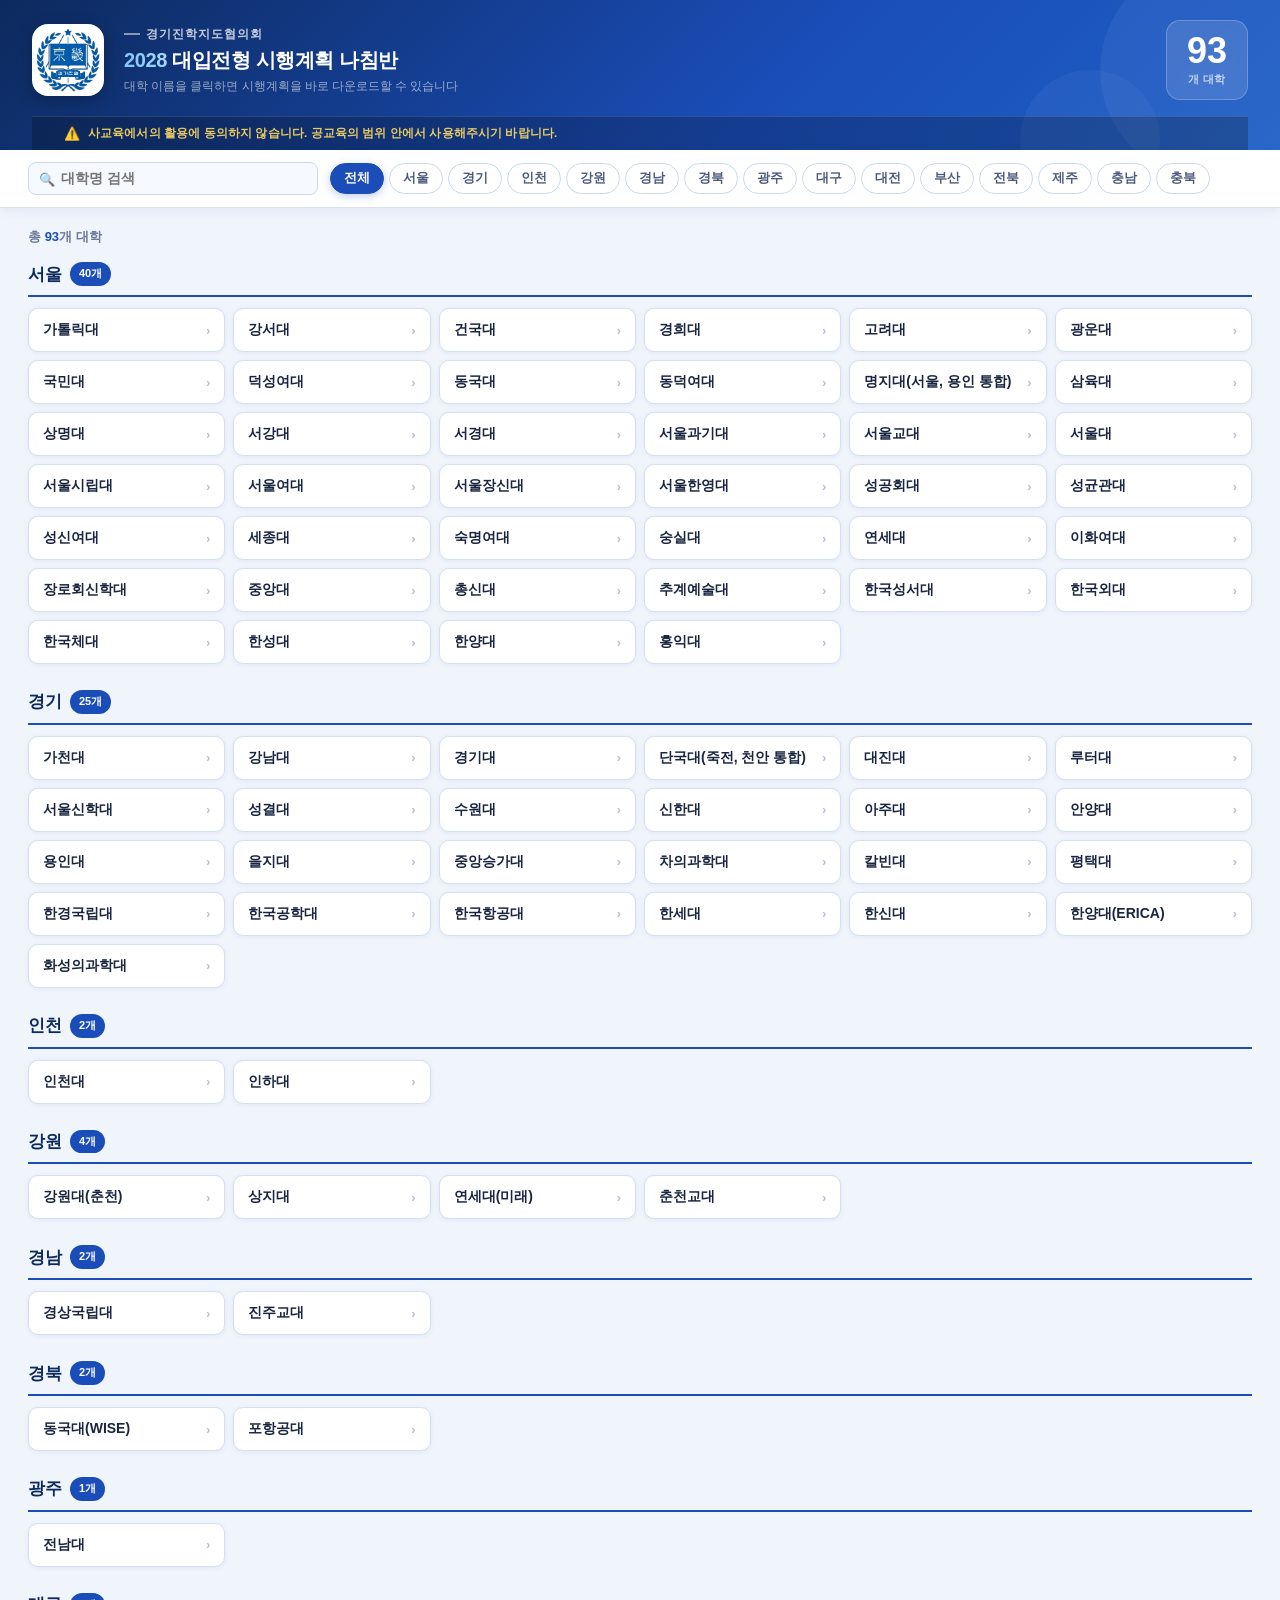
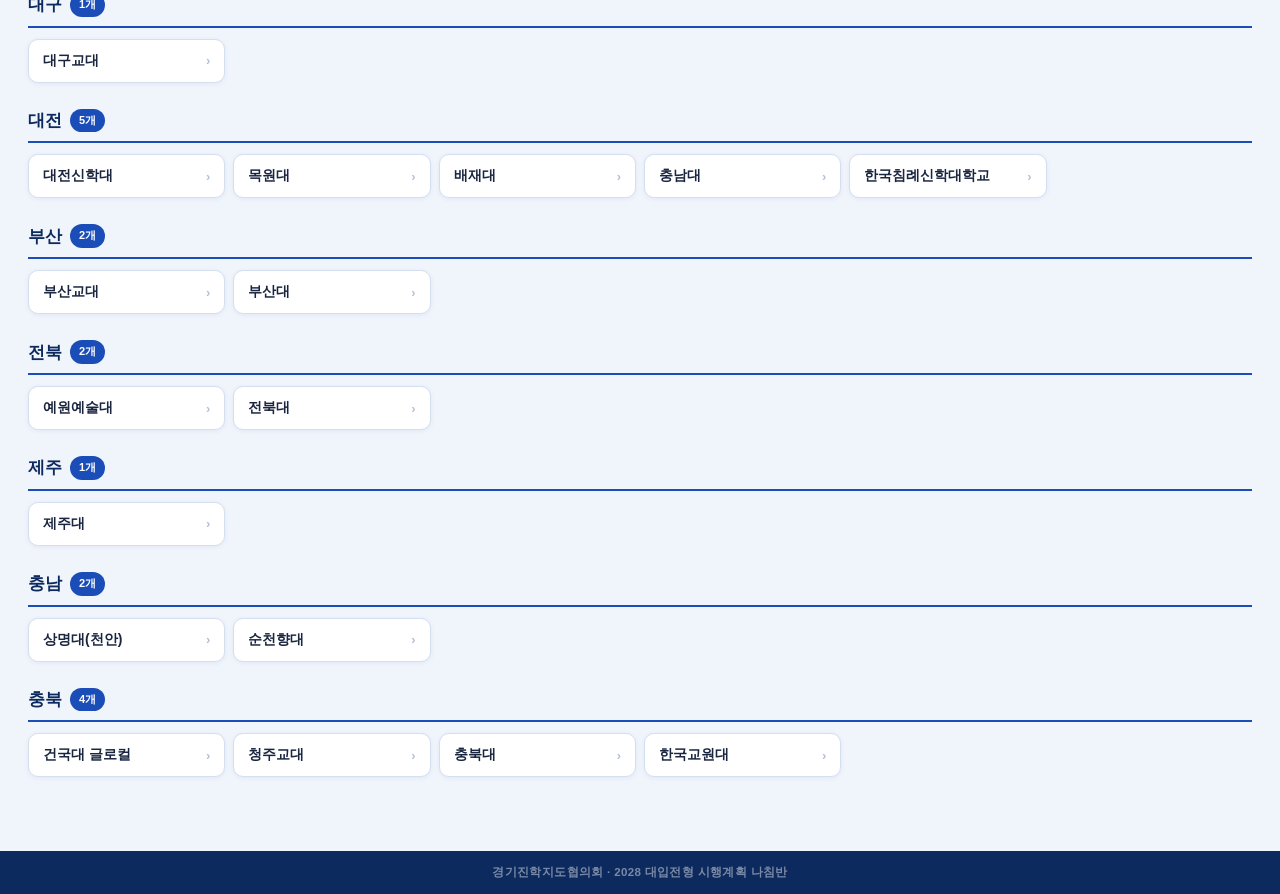
<file: 경기진협 2028 시행계획 나침반.html>
<!DOCTYPE html>
<html lang="ko">
<head>
<meta charset="UTF-8">
<meta name="viewport" content="width=device-width, initial-scale=1.0">
<title>경기진협 2028 대입전형 시행계획 나침반</title>
<style>
*,*::before,*::after{box-sizing:border-box;margin:0;padding:0}
body{font-family:'맑은 고딕','Malgun Gothic','Apple SD Gothic Neo',sans-serif;background:#f0f4fb;color:#1a2640;min-height:100vh}

.header{
  background:linear-gradient(135deg,#0d2a5e 0%,#1a4db8 60%,#1e5fc6 100%);
  padding:20px 32px 0 32px;
  box-shadow:0 3px 16px rgba(13,42,94,.38);
  position:relative;overflow:hidden;
}
.header::before{content:'';position:absolute;top:-40px;right:-40px;width:220px;height:220px;background:rgba(255,255,255,.05);border-radius:50%;}
.header::after{content:'';position:absolute;bottom:-60px;right:120px;width:140px;height:140px;background:rgba(255,255,255,.04);border-radius:50%;}

.header-main{display:flex;align-items:center;gap:20px;padding-bottom:16px;}

.logo-area{
  width:72px;height:72px;flex-shrink:0;
  background:#fff;
  border:2px solid rgba(255,255,255,.60);
  border-radius:16px;
  display:flex;align-items:center;justify-content:center;
  box-shadow:0 4px 16px rgba(0,0,0,.25), 0 1px 0 rgba(255,255,255,.4) inset;
  position:relative;z-index:1;overflow:hidden;
}
.logo-area img{
  width:64px;height:64px;object-fit:contain;
}

.hd-text{flex:1;position:relative;z-index:1}
.hd-org{font-size:12px;font-weight:700;color:rgba(255,255,255,.75);letter-spacing:.08em;margin-bottom:5px;display:flex;align-items:center;gap:6px;}
.hd-org::before{content:'';display:inline-block;width:16px;height:1.5px;background:rgba(255,255,255,.5);}
.hd-title{font-size:20px;font-weight:900;color:#fff;letter-spacing:-.02em;line-height:1.28;}
.hd-title em{font-style:normal;background:linear-gradient(90deg,#7ec8ff,#a8d8ff);-webkit-background-clip:text;-webkit-text-fill-color:transparent;background-clip:text;}
.hd-sub{font-size:11.5px;color:rgba(255,255,255,.58);margin-top:6px;font-weight:400;}

.hd-stat{
  position:relative;z-index:1;
  background:rgba(255,255,255,.13);border:1px solid rgba(255,255,255,.22);
  border-radius:14px;padding:12px 20px;text-align:center;flex-shrink:0;
  backdrop-filter:blur(4px);
}
.stat-num{font-size:36px;font-weight:900;color:#fff;line-height:1;}
.stat-lbl{font-size:11px;color:rgba(255,255,255,.68);margin-top:3px;font-weight:700;letter-spacing:.04em;}

.notice-bar{
  position:relative;z-index:1;
  background:rgba(0,0,0,.22);border-top:1px solid rgba(255,255,255,.12);
  padding:8px 32px;display:flex;align-items:center;gap:8px;
}
.notice-icon{font-size:13px;flex-shrink:0}
.notice-text{font-size:11.5px;font-weight:700;color:rgba(255,220,100,.90);letter-spacing:.01em;line-height:1.5;}

.controls{
  background:#fff;border-bottom:1px solid #dae2f0;
  padding:12px 28px;display:flex;align-items:center;gap:12px;
  flex-wrap:wrap;position:sticky;top:0;z-index:100;
  box-shadow:0 2px 10px rgba(26,77,184,.08);
}
.search-wrap{position:relative;flex:1;min-width:170px;max-width:290px}
.s-ic{position:absolute;left:11px;top:50%;transform:translateY(-50%);color:#8a9ab8;font-size:13px;pointer-events:none}
.search-input{
  width:100%;padding:8px 32px 8px 32px;
  border:1.5px solid #cdd8ed;border-radius:8px;
  font-family:inherit;font-size:13.5px;font-weight:700;
  color:#1a2640;background:#f6f9ff;outline:none;
  transition:border-color .18s,background .18s;
}
.search-input:focus{border-color:#1a4db8;background:#fff}
.clr{position:absolute;right:9px;top:50%;transform:translateY(-50%);background:none;border:none;color:#aab;cursor:pointer;font-size:15px;display:none;line-height:1;padding:0;}
.clr.on{display:block}
.rbtns{display:flex;gap:5px;flex-wrap:wrap}
.rbtn{padding:6px 13px;border-radius:20px;border:1.5px solid #cdd8ed;background:#fff;color:#4a5a7a;font-family:inherit;font-size:12.5px;font-weight:700;cursor:pointer;transition:all .16s;white-space:nowrap;}
.rbtn:hover{background:#e3ecff;border-color:#1a4db8;color:#1a4db8}
.rbtn.on{background:#1a4db8;border-color:#1a4db8;color:#fff;box-shadow:0 2px 8px rgba(26,77,184,.28)}

.main{max-width:1380px;margin:0 auto;padding:20px 28px 48px}
.info-bar{font-size:13px;color:#6a7a98;font-weight:700;margin-bottom:16px}
.info-bar span{color:#1a4db8;font-weight:900}

.rsec{margin-bottom:26px}
.rsec-hd{display:flex;align-items:center;gap:8px;margin-bottom:11px;padding-bottom:9px;border-bottom:2.5px solid #1a4db8;}
.rsec-name{font-size:17px;font-weight:900;color:#0d2a5e}
.rsec-cnt{background:#1a4db8;color:#fff;font-size:11px;font-weight:700;border-radius:12px;padding:2px 9px;line-height:1.8;}

.cards{display:grid;grid-template-columns:repeat(auto-fill,minmax(192px,1fr));gap:8px}
.card{display:flex;align-items:center;justify-content:space-between;gap:8px;background:#fff;border:1.5px solid #d4dff0;border-radius:10px;padding:12px 14px;cursor:pointer;text-decoration:none;color:#1a2640;box-shadow:0 1px 5px rgba(26,77,184,.07);transition:all .15s;font-weight:700;font-size:14px;}
.card:hover{background:#eaf1ff;border-color:#1a4db8;box-shadow:0 4px 14px rgba(26,77,184,.16);transform:translateY(-2px);color:#0d2a5e;}
.arr{color:#b4c0d4;font-size:13px;flex-shrink:0;transition:all .15s}
.card:hover .arr{color:#1a4db8;transform:translateX(3px)}

.empty{text-align:center;padding:56px 20px;color:#7a8fa8;font-weight:700}
.empty-ic{font-size:36px;margin-bottom:10px}

footer{background:#0d2a5e;color:rgba(255,255,255,.45);text-align:center;padding:14px;font-size:11.5px;font-weight:700;letter-spacing:.03em;}

@media(max-width:640px){
  .header{padding:14px 16px 0 16px;}
  .header-main{padding-bottom:14px;}
  .logo-area{width:56px;height:56px}
  .logo-area img{width:48px;height:48px}
  .hd-title{font-size:15.5px}
  .stat-num{font-size:26px}
  .notice-bar{padding:7px 16px;}
  .notice-text{font-size:10.5px;}
  .controls{padding:10px 14px}
  .main{padding:14px 14px 32px}
  .cards{grid-template-columns:repeat(auto-fill,minmax(150px,1fr))}
}
</style>
</head>
<body>

<header class="header">
  <div class="header-main">
    <div class="logo-area">
      <img src="[data-uri]" alt="경기진학지도협의회">
    </div>
    <div class="hd-text">
      <div class="hd-org">경기진학지도협의회</div>
      <div class="hd-title"><em>2028</em> 대입전형 시행계획 나침반</div>
      <div class="hd-sub">대학 이름을 클릭하면 시행계획을 바로 다운로드할 수 있습니다</div>
    </div>
    <div class="hd-stat">
      <div class="stat-num" id="cnt">—</div>
      <div class="stat-lbl">개 대학</div>
    </div>
  </div>
  <div class="notice-bar">
    <span class="notice-icon">⚠️</span>
    <span class="notice-text">사교육에서의 활용에 동의하지 않습니다. 공교육의 범위 안에서 사용해주시기 바랍니다.</span>
  </div>
</header>

<div class="controls">
  <div class="search-wrap">
    <span class="s-ic">🔍</span>
    <input class="search-input" id="srch" type="text" placeholder="대학명 검색" autocomplete="off">
    <button class="clr" id="clr" onclick="clearS()">✕</button>
  </div>
  <div class="rbtns" id="rbtns"></div>
</div>

<div class="main">
  <div class="info-bar" id="ibar"></div>
  <div id="body"></div>
</div>

<footer>경기진학지도협의회 · 2028 대입전형 시행계획 나침반</footer>

<script>
const DATA = [{"name": "가천대", "region": "경기", "url": "https://drive.google.com/open?id=1e6JayrALWW2Smzli4M8zd7Pq7dpx2g5C"}, {"name": "가톨릭대", "region": "서울", "url": "https://drive.google.com/open?id=1-vdDECCcglZ2ZRT2gTzwbjC1ILCdjgGp"}, {"name": "강남대", "region": "경기", "url": "https://drive.google.com/open?id=1FOt26aL1JtY4xXWzokEHELYLWGzlv8lB"}, {"name": "강서대", "region": "서울", "url": "https://drive.google.com/open?id=1jOKHlrbPRvw_hCPlLgL575Q8EE8Gw-0p"}, {"name": "강원대(춘천)", "region": "강원", "url": "https://drive.google.com/file/d/1NgwACUYKPyIlZ6ggoYLnLdaZQEjC7zUi/view?usp=drive_link"}, {"name": "건국대 글로컬", "region": "충북", "url": "https://drive.google.com/open?id=18FRqr5DgVWFCU03zI1yGkTdrDGIvAc44"}, {"name": "건국대", "region": "서울", "url": "https://drive.google.com/open?id=1oiV1aENYl0xBznkpPrDST5EpXzlEGisK"}, {"name": "경기대", "region": "경기", "url": "https://drive.google.com/open?id=1vgVGzs9jKDLfDap8J5gn76ci3N1ObU5W"}, {"name": "경상국립대", "region": "경남", "url": "https://drive.google.com/open?id=1xAL4pPBtSnWjoXC6y9i-V2YdjUjJ1438"}, {"name": "경희대", "region": "서울", "url": "https://drive.google.com/open?id=1gGE2Ua8wI9kDTrPPsJ22ZnQIApHR760t"}, {"name": "고려대", "region": "서울", "url": "https://drive.google.com/open?id=1d007JpZi2EMpe2AKIGOfWXwMMQfbZ6Jl"}, {"name": "광운대", "region": "서울", "url": "https://drive.google.com/open?id=1KSTWnOKI1swNg5q_L41jnDUqkMVk41cm"}, {"name": "국민대", "region": "서울", "url": "https://drive.google.com/open?id=1YB6ePfrXmqB5HMDcoGAtUFhoe-c1lJls"}, {"name": "단국대(죽전, 천안 통합)", "region": "경기", "url": "https://drive.google.com/open?id=1Fe7ccQX5v8aCxC1j46-QkMmaYdFoLctS"}, {"name": "대구교대", "region": "대구", "url": "https://drive.google.com/open?id=1tgoZ9XL3hpL0_L76Kltfk4b09DS9IQ-P"}, {"name": "대전신학대", "region": "대전", "url": "https://drive.google.com/open?id=1Tqxett-vQ7Rm2N19B1BB9Km737WLio8W"}, {"name": "대진대", "region": "경기", "url": "https://drive.google.com/open?id=1O4GiX1f0o2tmHawuTozJsIg7pT4mFD-7"}, {"name": "덕성여대", "region": "서울", "url": "https://drive.google.com/open?id=1FVjCqNzkF5taSwPlNNU8hwXAtCtb2L1m"}, {"name": "동국대", "region": "서울", "url": "https://drive.google.com/open?id=1-8dyqXRbDkWOioKV83jZXtcldQgBSulE"}, {"name": "동덕여대", "region": "서울", "url": "https://drive.google.com/open?id=1ghbUYgrtGQx_oCVgpQd6gXGkvUK3pxNB"}, {"name": "루터대", "region": "경기", "url": "https://drive.google.com/open?id=19YGREAor525E4YhIv7PYLbaUEsp5lzmK"}, {"name": "명지대(서울, 용인 통합)", "region": "서울", "url": "https://drive.google.com/open?id=1pN7aR--I_8xKIkzV8VL9czbQYfH-ED22"}, {"name": "목원대", "region": "대전", "url": "https://drive.google.com/open?id=1zHyi6kmhCgu2g6aP4_-v9nr5SPgvC0zM"}, {"name": "배재대", "region": "대전", "url": "https://drive.google.com/open?id=1omJC_B_uyY1tV0mfPojEOJYoq4Z2mvgO"}, {"name": "부산교대", "region": "부산", "url": "https://drive.google.com/open?id=1UA-BochF7_x3D5ZUDRnrNhtKMD6ZZqPD"}, {"name": "삼육대", "region": "서울", "url": "https://drive.google.com/open?id=1yRUZbsIyycMZy2AU5fTJMn1XsnuxQzEy"}, {"name": "상명대", "region": "서울", "url": "https://drive.google.com/open?id=1jFnVSgAM1NUkFg8JsYB_WfmPI1bsSQYX"}, {"name": "상명대(천안)", "region": "충남", "url": "https://drive.google.com/open?id=1OUBOm5yt-Xj7Dyn0h22BwDAGdMiA9ZUS"}, {"name": "상지대", "region": "강원", "url": "https://drive.google.com/open?id=1txaURMsS-HzAIrRUgGL2VU-oOJ60-CzY"}, {"name": "서강대", "region": "서울", "url": "https://drive.google.com/open?id=1iLtNCPMqk751nXsyD8wgEha0qWPSwuSQ"}, {"name": "서경대", "region": "서울", "url": "https://drive.google.com/open?id=1A5LDPxz8hdZy505JR4oTAvQjHtTOvTv_"}, {"name": "서울과기대", "region": "서울", "url": "https://drive.google.com/open?id=19cQ7yW6eSJeiQGg1THLc7er5UClQmyMR"}, {"name": "서울교대", "region": "서울", "url": "https://drive.google.com/open?id=1vV3L_OAczmQuoOnLAE21hhGbscgpodAG"}, {"name": "서울대", "region": "서울", "url": "https://drive.google.com/open?id=1bvEkkRsWvn5PDJvtICZ7xqAV-8dG3cfQ"}, {"name": "서울시립대", "region": "서울", "url": "https://drive.google.com/open?id=1GTFDkV1BxnQZyVw-7SGau1H2cz6dZWw8"}, {"name": "서울신학대", "region": "경기", "url": "https://drive.google.com/open?id=19q5HLzXjuIq5dFpqiGa5-cnDfrURjM6Y"}, {"name": "서울여대", "region": "서울", "url": "https://drive.google.com/open?id=1KT9vFZZOkmJqVTFlkd5xs0yNAZBA5heE"}, {"name": "서울한영대", "region": "서울", "url": "https://drive.google.com/open?id=1809SOx4mP7v5Ry2ITTYjXxxmN5UPoEfi"}, {"name": "성결대", "region": "경기", "url": "https://drive.google.com/open?id=1beDB3U4T9AwsLGxVYIznqmodrH774Vlo"}, {"name": "성공회대", "region": "서울", "url": "https://drive.google.com/open?id=1f-JaNGwqhoj5wRpVPyPaHz8kR8c8oSXt"}, {"name": "성균관대", "region": "서울", "url": "https://drive.google.com/open?id=1rB-RUieTYBroJ9CQiP3eB2FSS8QOF7hU"}, {"name": "성신여대", "region": "서울", "url": "https://drive.google.com/open?id=1gU0XVoGiHNL4vnCEKI69bSZN_O1b4gHT"}, {"name": "세종대", "region": "서울", "url": "https://drive.google.com/open?id=1YfV_KCxA1ANe3waidwHMvy5NoDWPuWrD"}, {"name": "수원대", "region": "경기", "url": "https://drive.google.com/open?id=1lK08b4Z1yzjJtwceomcod4vby8fTVC5I"}, {"name": "숙명여대", "region": "서울", "url": "https://drive.google.com/open?id=1gK0X4gIRZQc_njXTIw6qPBsz5RUNQU-o"}, {"name": "순천향대", "region": "충남", "url": "https://drive.google.com/open?id=1AT0fpwQmGbb9da5joY5JlnIK1-etNcxB"}, {"name": "숭실대", "region": "서울", "url": "https://drive.google.com/open?id=1X56oSxZ-4RsYAwSnaZueS_duBtx1Yj49"}, {"name": "신한대", "region": "경기", "url": "https://drive.google.com/open?id=11QhBfgTUq2anaRjshshsCd1b1x4ULZ1i"}, {"name": "아주대", "region": "경기", "url": "https://drive.google.com/open?id=10_r1wV8fnH7Cl0ZluaFtfVO4PsD-Tuvj"}, {"name": "안양대", "region": "경기", "url": "https://drive.google.com/open?id=1IgwbLoEFF_0WYs7sJjyoOTo8h4yn32oR"}, {"name": "연세대", "region": "서울", "url": "https://drive.google.com/open?id=1yPVslVag5sEUrrXURemqNATiwFAgTpCX"}, {"name": "연세대(미래)", "region": "강원", "url": "https://drive.google.com/open?id=1K5v8rjwzwnZOTLNAINzhTAnGb8jKuqLr"}, {"name": "예원예술대", "region": "전북", "url": "https://drive.google.com/open?id=1uk6ghzuxp0jM-9G7ewOfrtpEuPU5xHgK"}, {"name": "용인대", "region": "경기", "url": "https://drive.google.com/open?id=1DV760A6rDgvwYrYEZApqj5Yp7HyP9pAL"}, {"name": "을지대", "region": "경기", "url": "https://drive.google.com/open?id=1PFeqKRy1tAoT9S7SZtukA7_ZNFOR8_eR"}, {"name": "이화여대", "region": "서울", "url": "https://drive.google.com/open?id=1UA-BochF7_x3D5ZUDRnrNhtKMD6ZZqPD"}, {"name": "인천대", "region": "인천", "url": "https://drive.google.com/open?id=1IbGH77ZtJvdmwrnqezwSY8iJqTJFOtRK"}, {"name": "인하대", "region": "인천", "url": "https://drive.google.com/open?id=1krndaYhMEqrtEDO2-NwgwZT6R-CkgXMH"}, {"name": "장로회신학대", "region": "서울", "url": "https://drive.google.com/open?id=1JyMa9nasp4oXTiKVUzIperL7Cap28BuP"}, {"name": "전북대", "region": "전북", "url": "https://drive.google.com/open?id=155SYHT5jF3kAMToms1UECmQcLEFX6qlr"}, {"name": "제주대", "region": "제주", "url": "https://drive.google.com/open?id=1wbYinhGXzxgwGvGvQrBCXvM7ZJ73pF5l"}, {"name": "중앙대", "region": "서울", "url": "https://drive.google.com/open?id=17IHwSINrAaUb8F9WzTkyi2b1r0SK5FzZ"}, {"name": "진주교대", "region": "경남", "url": "https://drive.google.com/open?id=1EQl5WDNeeRFIQWUJ5E2A0h142sVgVB0Q"}, {"name": "차의과학대", "region": "경기", "url": "https://drive.google.com/open?id=1_XIusVqfr9d4-QGzYbj03Wk_4OcJFJjE"}, {"name": "청주교대", "region": "충북", "url": "https://drive.google.com/open?id=1P-ozkErusEhug7KQA-EbzSc0aMwsQpxz"}, {"name": "총신대", "region": "서울", "url": "https://drive.google.com/open?id=1xUP_9fly_RKvjSUvLCYB4kRFkOYNceEb"}, {"name": "추계예술대", "region": "서울", "url": "https://drive.google.com/open?id=1pdZub7FaGgNY_ZVqp8ecBCJP3OwM0A6R"}, {"name": "춘천교대", "region": "강원", "url": "https://drive.google.com/open?id=1LxYTx9owvq54ZxVG6EsVQQkLAP-NJCyJ"}, {"name": "충남대", "region": "대전", "url": "https://drive.google.com/open?id=1HLYQmFQNUzslk_wwA8EciFyDAus6y8cA"}, {"name": "충북대", "region": "충북", "url": "https://drive.google.com/open?id=1j9AIjyMFe_bdmaPlf-3TVSi-meC4ua2F"}, {"name": "칼빈대", "region": "경기", "url": "https://drive.google.com/open?id=1pZIW8ruJhmRDyWe3VeMegIzRdVQT0Lyh"}, {"name": "평택대", "region": "경기", "url": "https://drive.google.com/open?id=1N-cRlvnMVh2jmuTjpyWUOB7LTnWRCfFD"}, {"name": "포항공대", "region": "경북", "url": "https://drive.google.com/open?id=1kYe5WH2V7uleOFHSx7ME14WqfdhppOO0"}, {"name": "한경국립대", "region": "경기", "url": "https://drive.google.com/open?id=1-Txu4Of_5aMSXl9IfEFxFaNR3OmdUl_V"}, {"name": "한국공학대", "region": "경기", "url": "https://drive.google.com/open?id=16xGrxGfK6pDa7Lx_tBpzzSZ_ZKKKg8jC"}, {"name": "한국교원대", "region": "충북", "url": "https://drive.google.com/open?id=1W3AcKDFSfpAfsGsz4i_arBSWaRNtRrRm"}, {"name": "한국성서대", "region": "서울", "url": "https://drive.google.com/open?id=1sKkNx-YVx4iBpdk741uxBzpaLq9jaihQ"}, {"name": "한국외대", "region": "서울", "url": "https://drive.google.com/open?id=18D47sENDi2Yq7W_SeRI8mOzlRSro58uG"}, {"name": "한국체대", "region": "서울", "url": "https://drive.google.com/open?id=1SJDBGRhXREkCbwabba83tlnYKRrzH1-G"}, {"name": "한국침례신학대학교", "region": "대전", "url": "https://drive.google.com/open?id=1m54i9tGf_K8vxK_-06N6Z-KLN62vXa56"}, {"name": "한국항공대", "region": "경기", "url": "https://drive.google.com/open?id=1YUU4wJ9L8I7LzyH0cudbQFkoHgAFJJ2-"}, {"name": "한성대", "region": "서울", "url": "https://drive.google.com/open?id=1TDK-UJueFe0bQxejGnmBta3y7GQ6sMvf"}, {"name": "한세대", "region": "경기", "url": "https://drive.google.com/open?id=1WIBdL0StZq4jeCaM2FgtDqBB-qiSWNP5"}, {"name": "한신대", "region": "경기", "url": "https://drive.google.com/open?id=15AxjX3ikuwRxCGQtmWgw8f5TJrFl78Mu"}, {"name": "한양대", "region": "서울", "url": "https://drive.google.com/open?id=1L9GDoXkwtyU3pSDWpI-uarpPnDzbPQSZ"}, {"name": "한양대(ERICA)", "region": "경기", "url": "https://drive.google.com/open?id=1-ScJVd9ICO7EIy_A9Fam7aqIrMAdYaOA"}, {"name": "홍익대", "region": "서울", "url": "https://drive.google.com/open?id=1iWJU_uR5reI4JWpSombXZHwUlYfm7m7w"}, {"name": "화성의과학대", "region": "경기", "url": "https://drive.google.com/open?id=1Vb84PfEafHQOFkkfg967zYJQLMs7VEtB"}, {"name": "동국대(WISE)", "region": "경북", "url": "https://drive.google.com/file/d/1N066glyfNnLILySf8Rw7jzsszPjKdm8j/view?usp=drive_link"}, {"name": "부산대", "region": "부산", "url": "https://drive.google.com/file/d/1npqTopTsZW1mW4M2lDzBOp3PH9wwJcZU/view?usp=drive_link"}, {"name": "서울장신대", "region": "서울", "url": "https://drive.google.com/file/d/1wyJ5PRkqCv8IL-QQHUMFUch-XRaAehPy/view?usp=drive_link"}, {"name": "전남대", "region": "광주", "url": "https://drive.google.com/file/d/1cIpvRgL0src-iSlpyqqUnlQl_2Iiqzym/view?usp=drive_link"}, {"name": "중앙승가대", "region": "경기", "url": "https://drive.google.com/file/d/1o7JVtebQGiqBExAS855cPdAeXMP8_CGY/view?usp=drive_link"}];
const REGION_ORDER = ['서울','경기','인천','강원','경남','경북','광주','대구','대전','부산','전북','제주','충남','충북'];
let selR='ALL', srch='';

function korSort(a,b){return a.name.localeCompare(b.name,'ko')}
function grouped(arr){
  const m={};
  arr.forEach(u=>{if(!m[u.region])m[u.region]=[];m[u.region].push(u);});
  Object.keys(m).forEach(k=>m[k].sort(korSort));
  return m;
}

const allR=[...new Set(DATA.map(u=>u.region))];
const ordR=REGION_ORDER.filter(r=>allR.includes(r));

function renderBtns(){
  document.getElementById('rbtns').innerHTML=
    [['ALL','전체'],...ordR.map(r=>[r,r])].map(([v,l])=>
      `<button class="rbtn${v===selR?' on':''}" onclick="setR('${v}')">${l}</button>`
    ).join('');
}

function render(){
  let d=DATA;
  if(selR!=='ALL') d=d.filter(u=>u.region===selR);
  if(srch) d=d.filter(u=>u.name.includes(srch));
  document.getElementById('cnt').textContent=d.length;
  document.getElementById('ibar').innerHTML=`총 <span>${d.length}</span>개 대학`;
  if(!d.length){
    document.getElementById('body').innerHTML='<div class="empty"><div class="empty-ic">🔎</div>검색 결과가 없습니다.</div>';
    return;
  }
  const g=grouped(d);
  const regions=selR==='ALL'?REGION_ORDER.filter(r=>g[r]):[selR];
  document.getElementById('body').innerHTML=regions.map(r=>{
    const us=g[r]||[];
    return`<div class="rsec">
<div class="rsec-hd"><span class="rsec-name">${r}</span><span class="rsec-cnt">${us.length}개</span></div>
<div class="cards">${us.map(u=>`<a class="card" href="${u.url}" target="_blank" rel="noopener"><span>${u.name}</span><span class="arr">›</span></a>`).join('')}</div>
</div>`;
  }).join('');
}

function setR(r){selR=r;renderBtns();render();}
function clearS(){document.getElementById('srch').value='';srch='';document.getElementById('clr').classList.remove('on');render();}
document.getElementById('srch').addEventListener('input',function(){
  srch=this.value.trim();
  document.getElementById('clr').classList.toggle('on',srch.length>0);
  render();
});

renderBtns();render();
</script>
</body>
</html>
</file>
